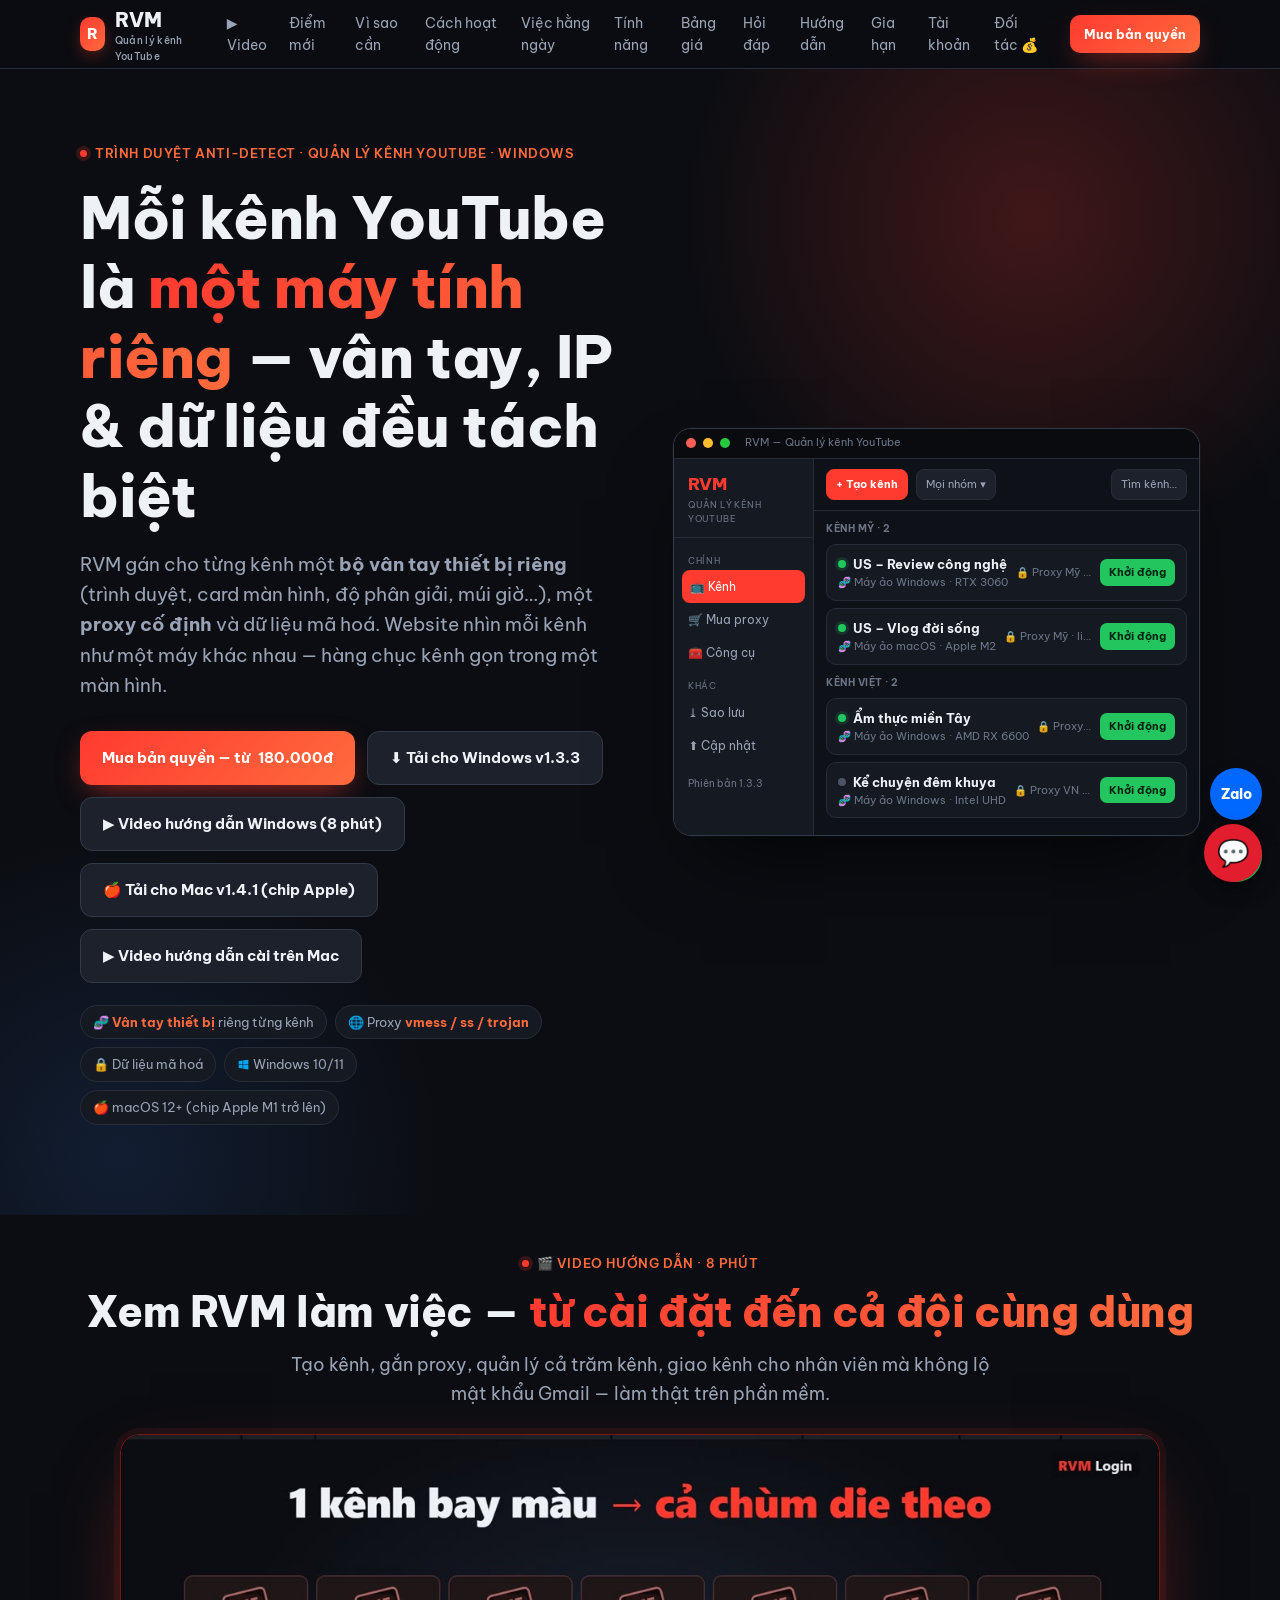
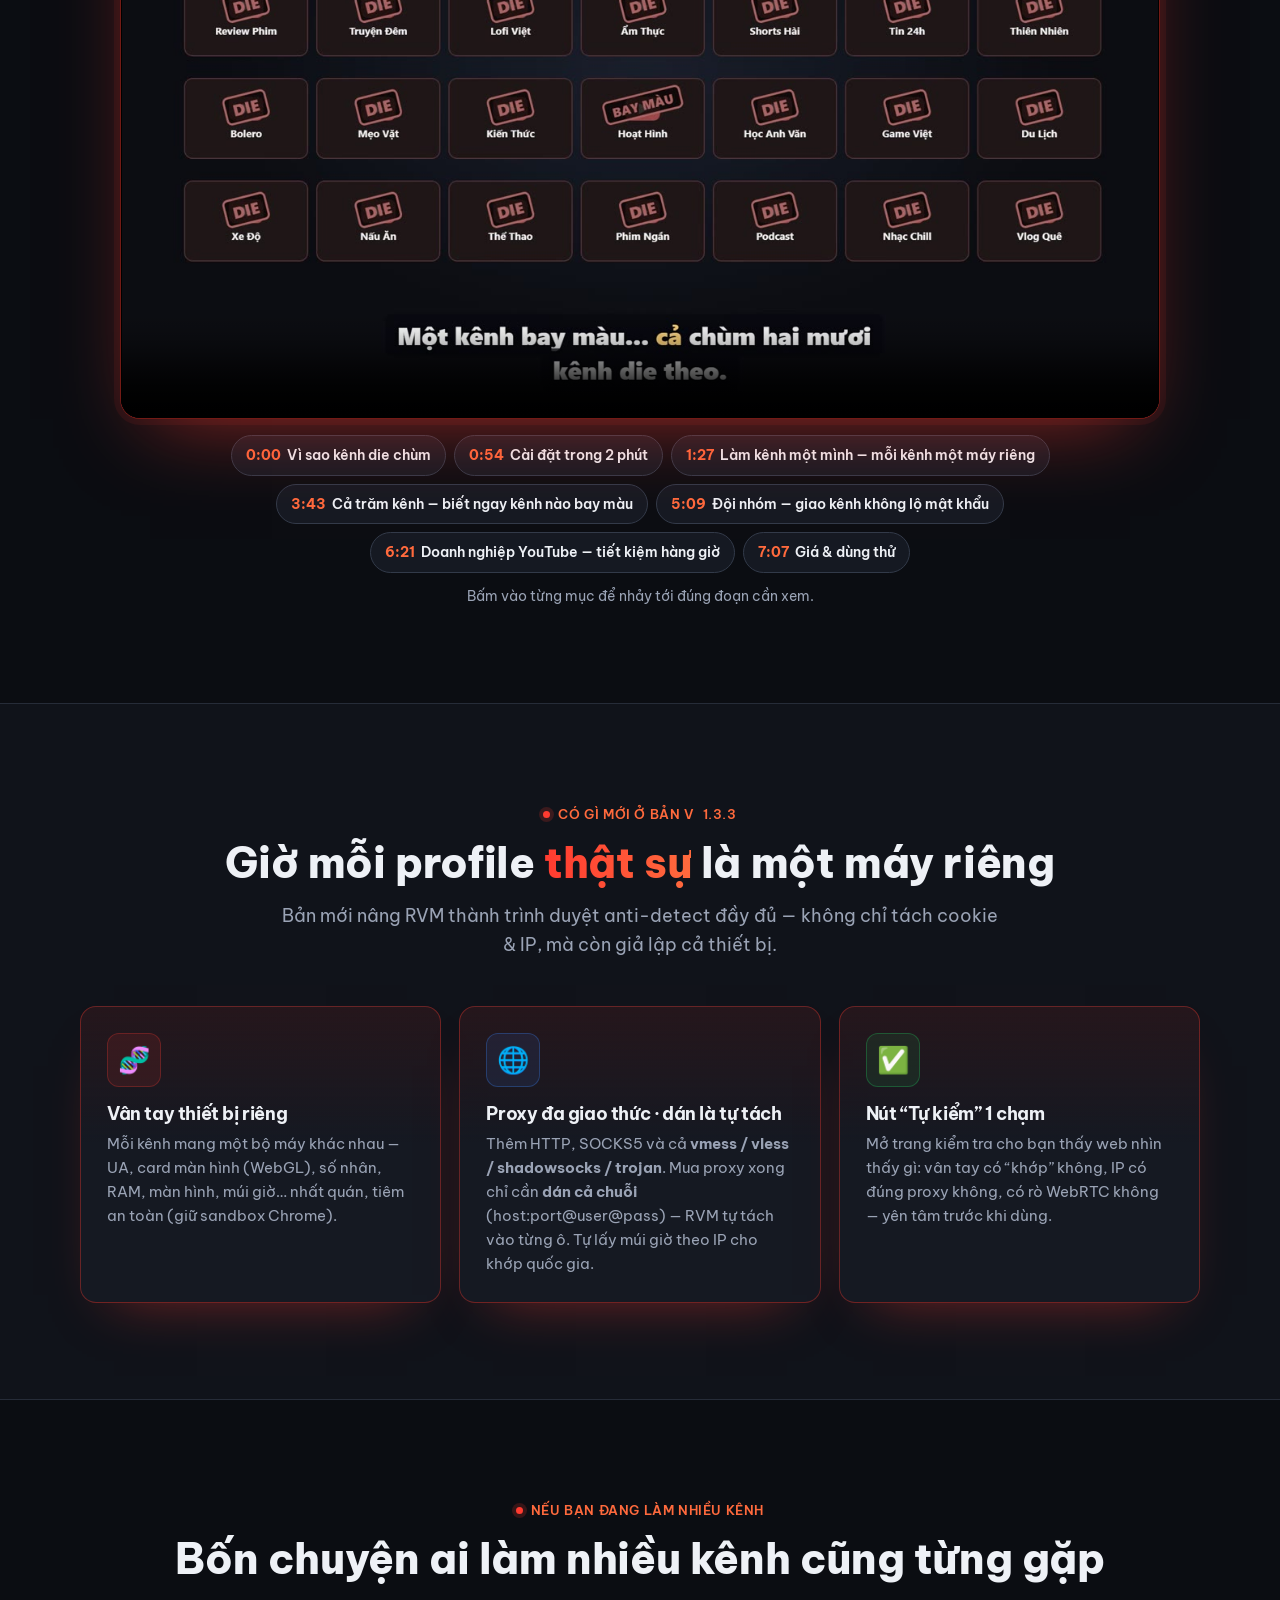
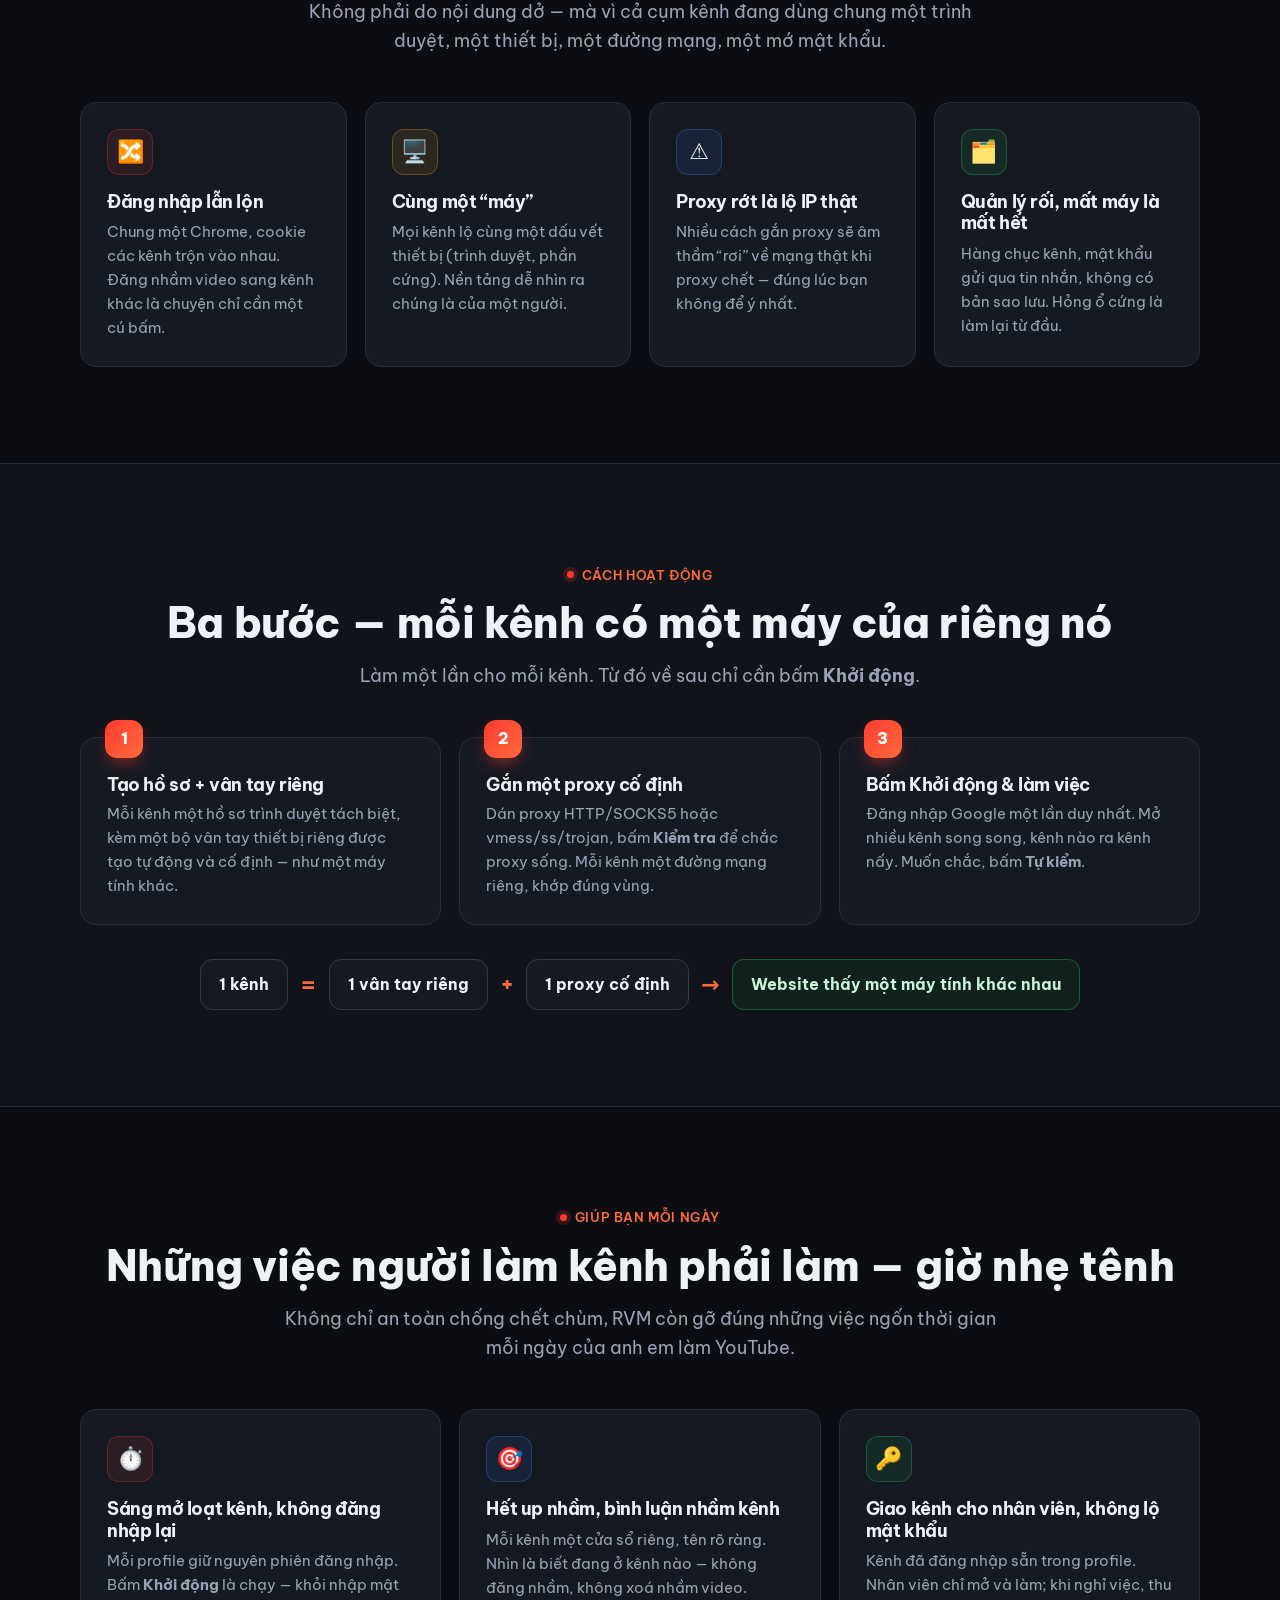
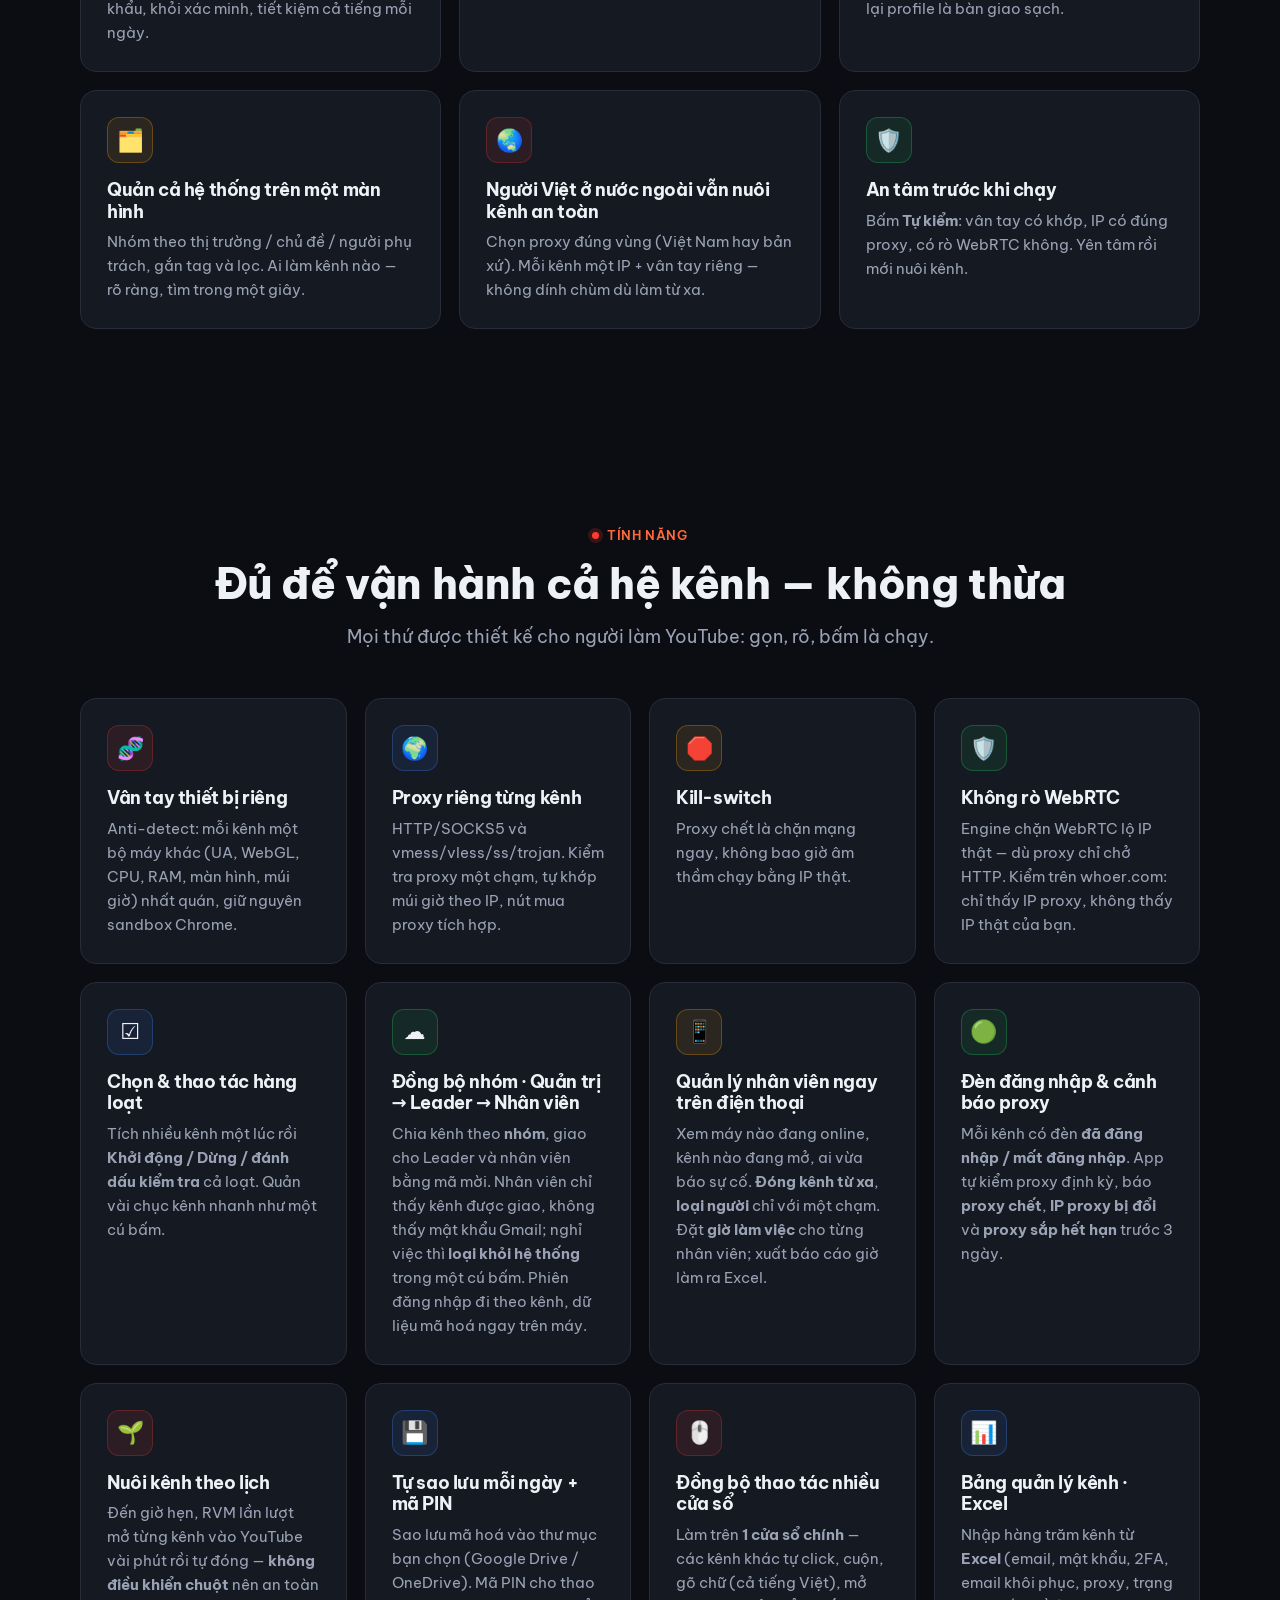
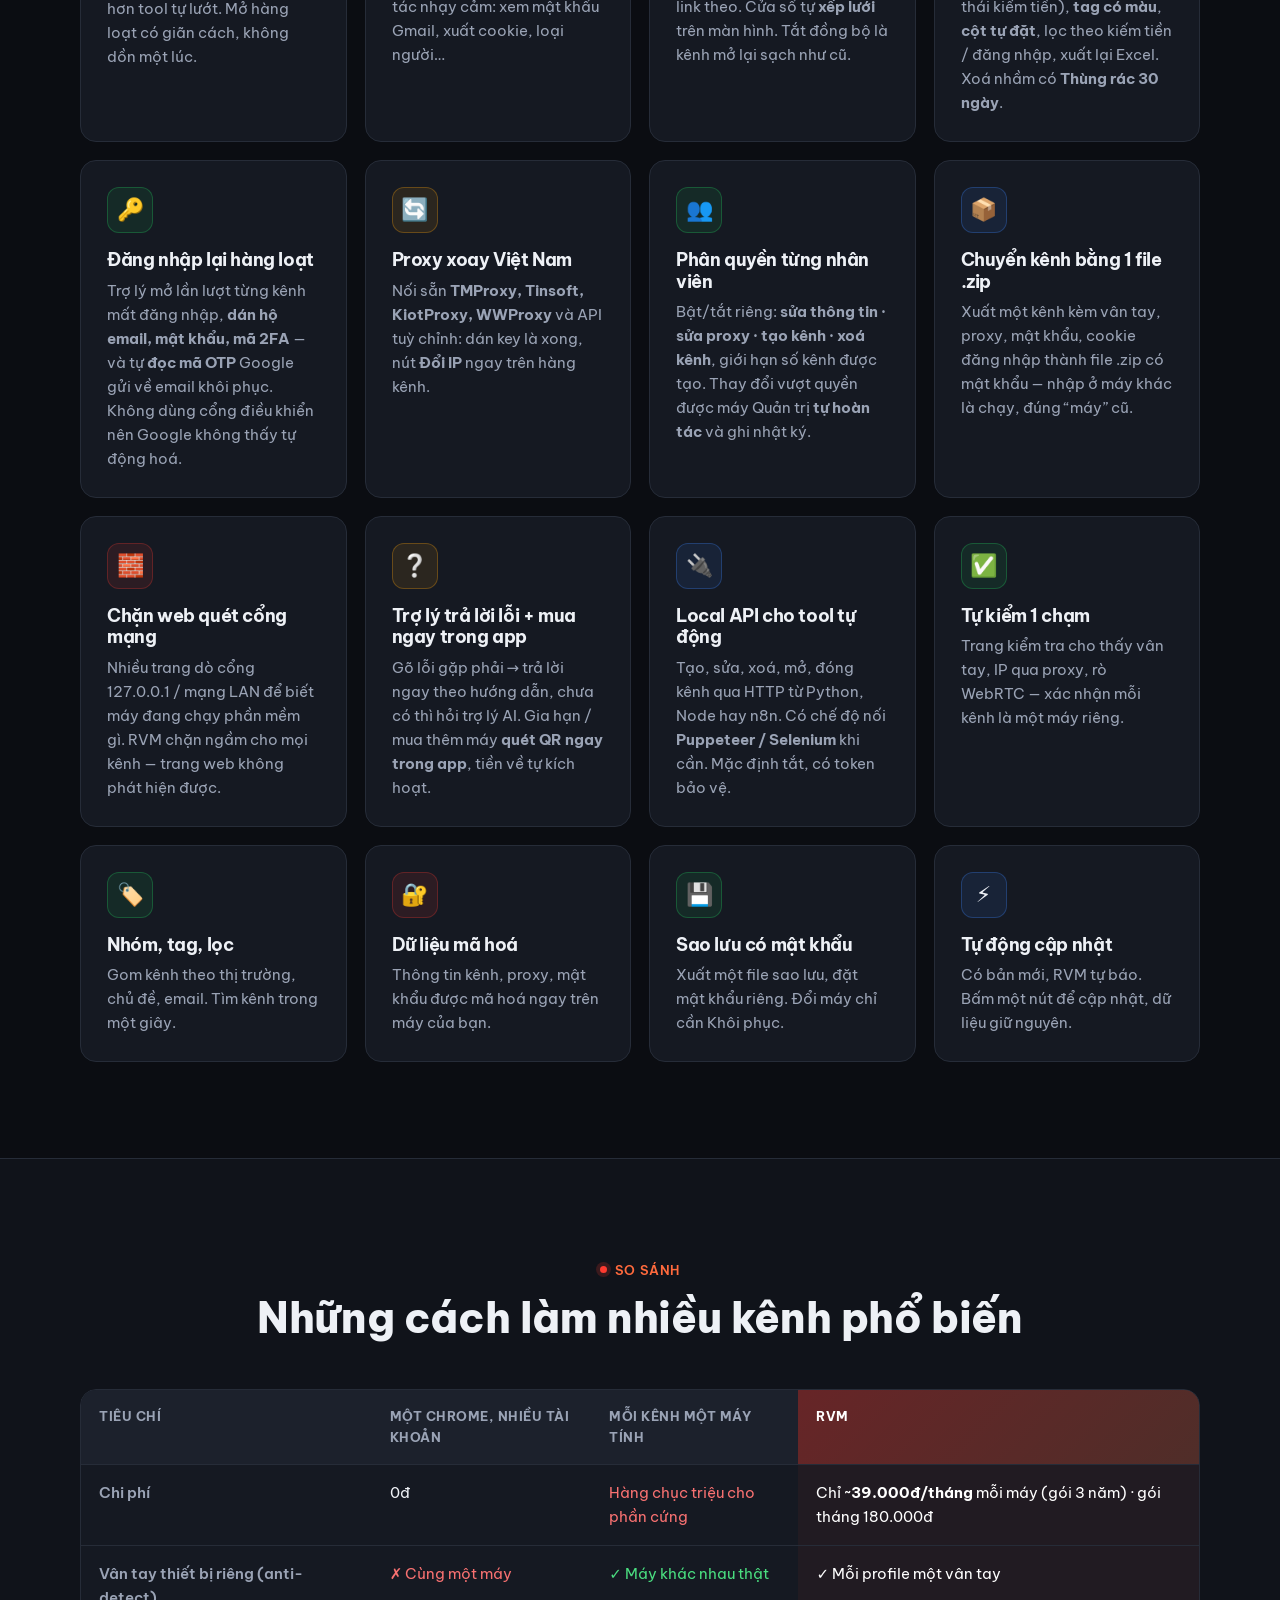
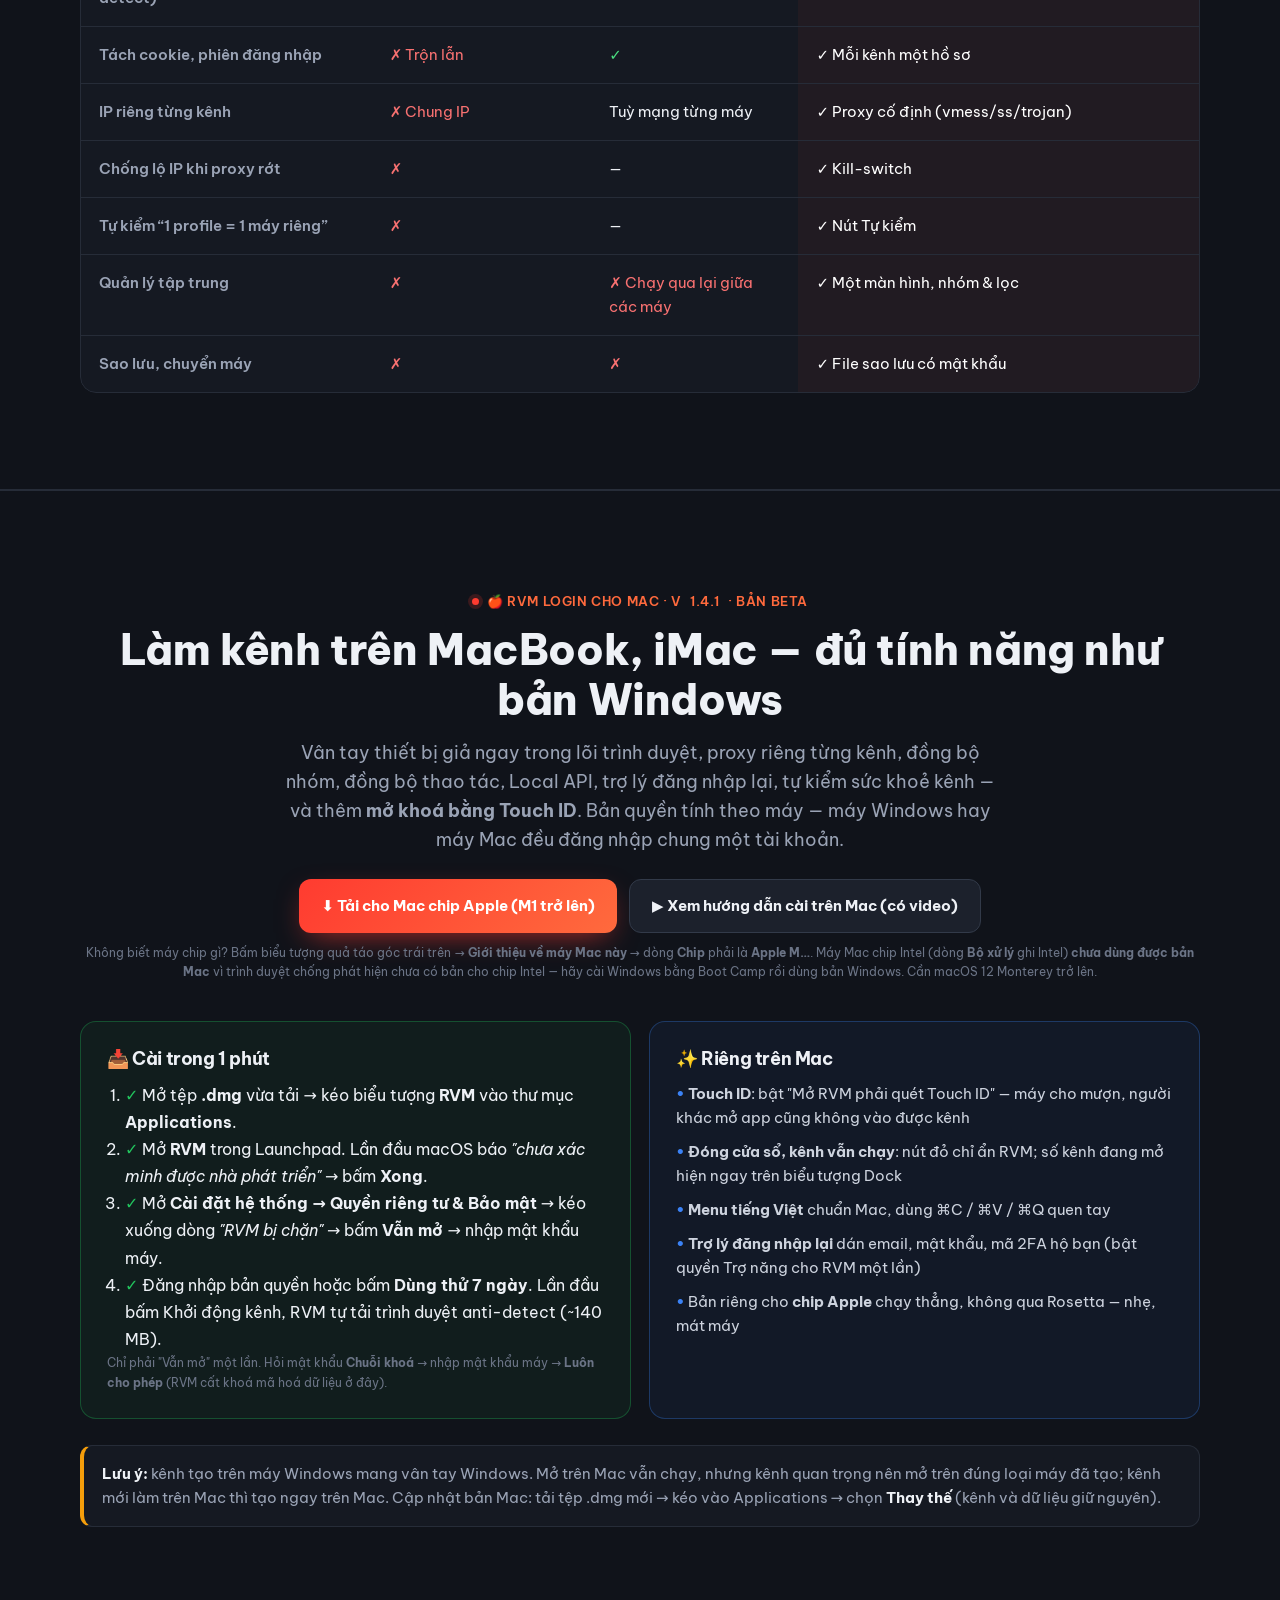
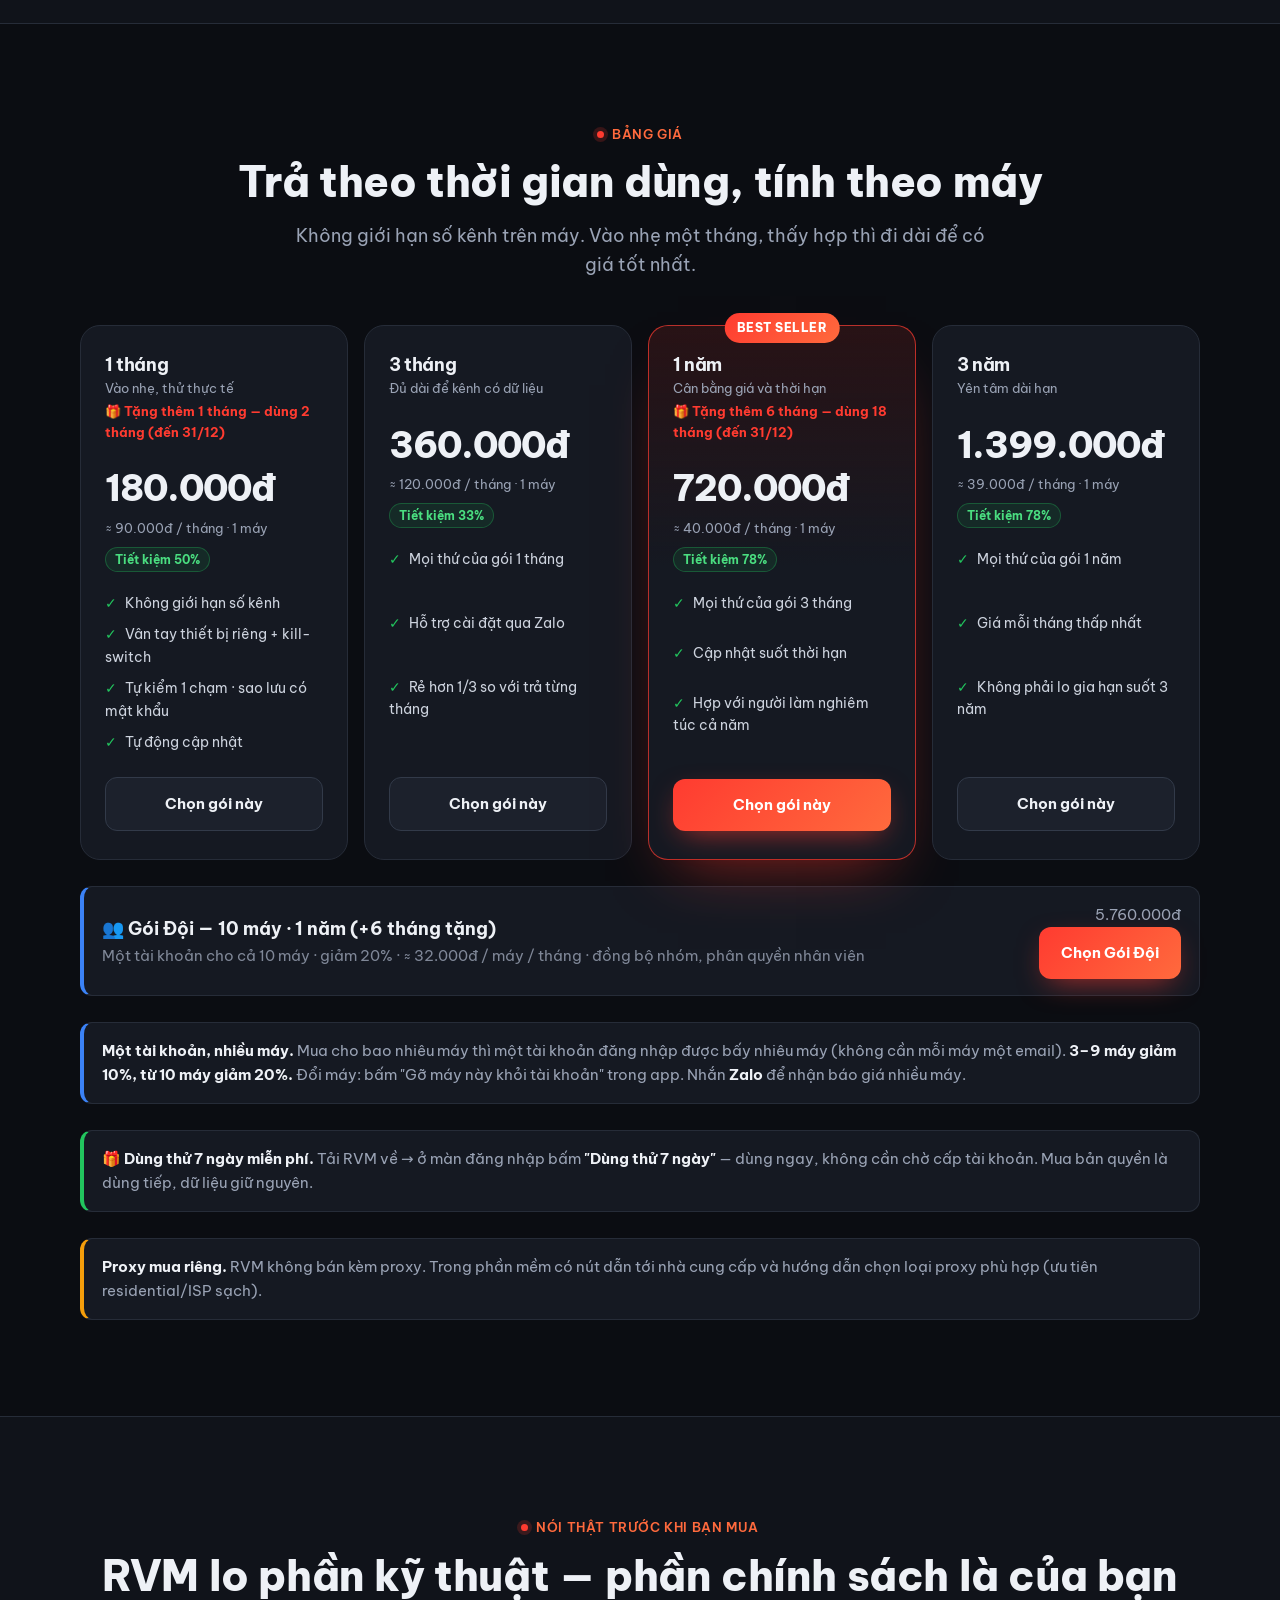
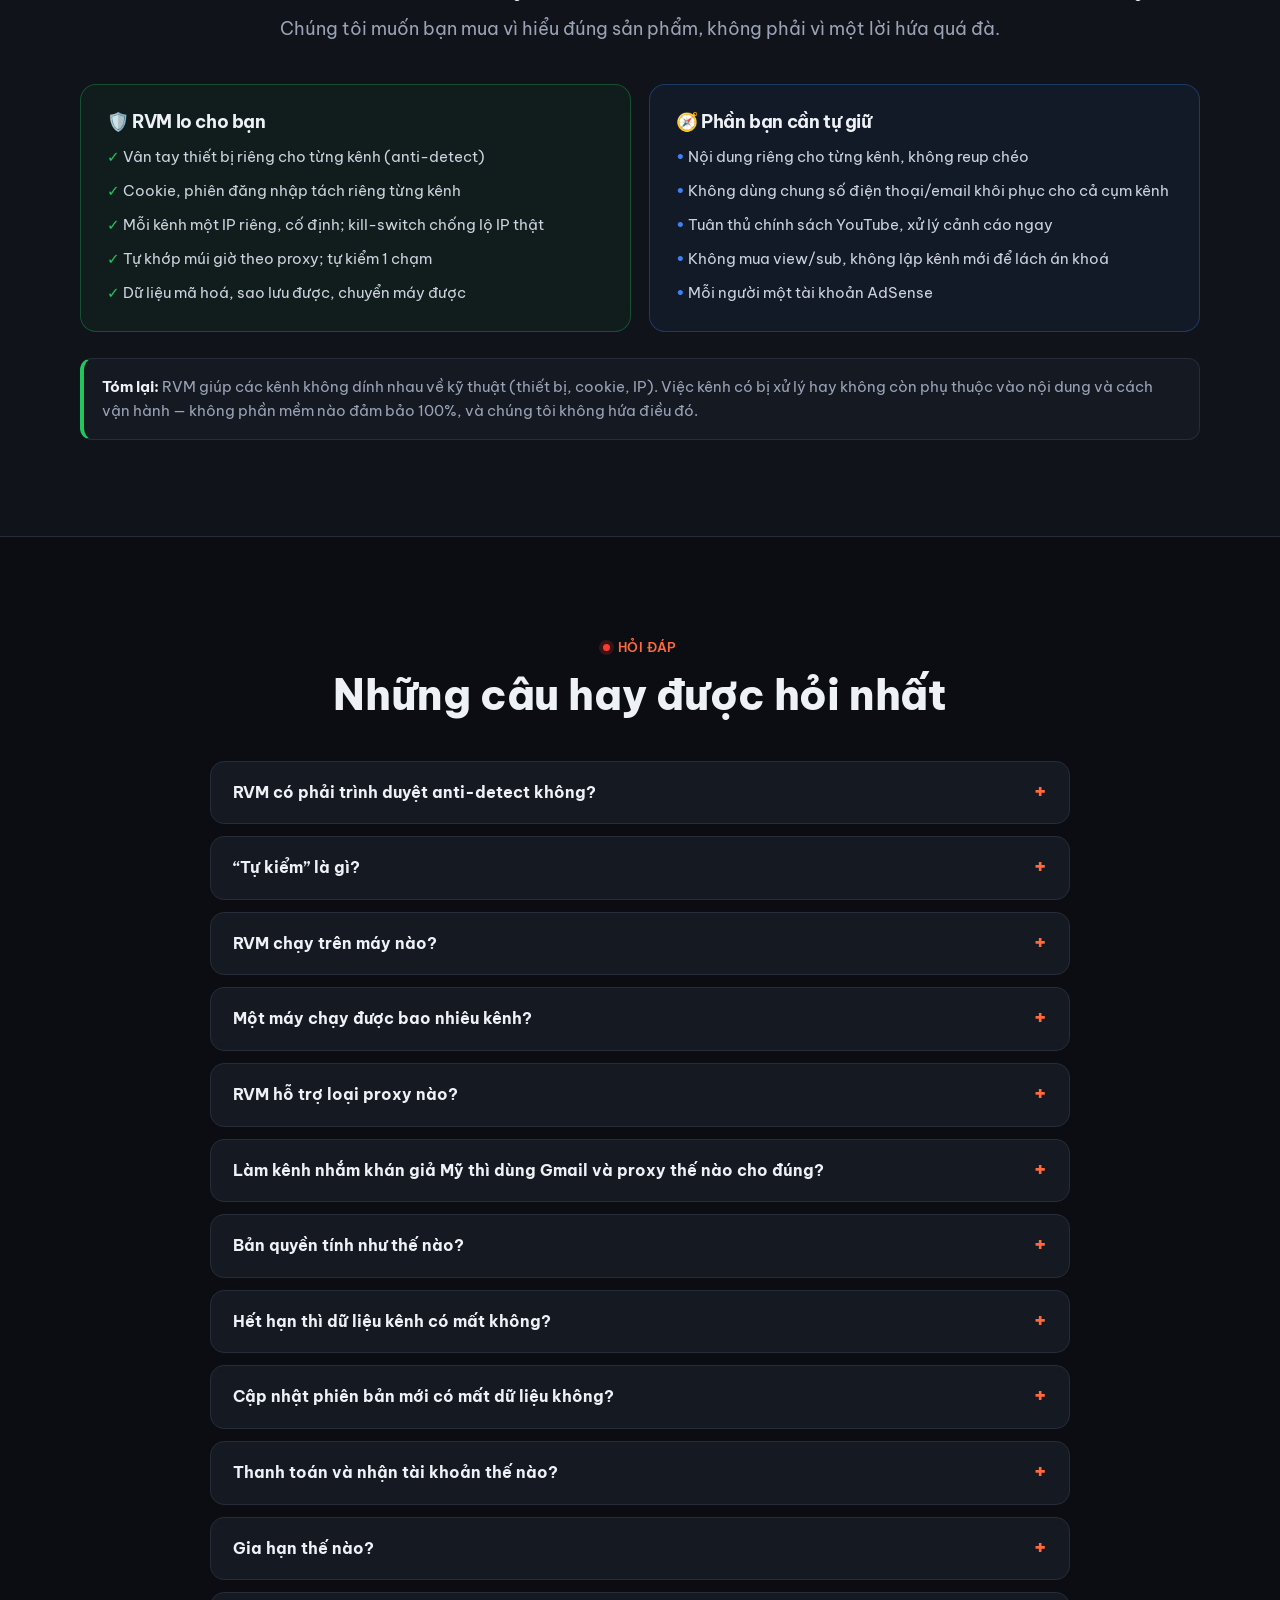
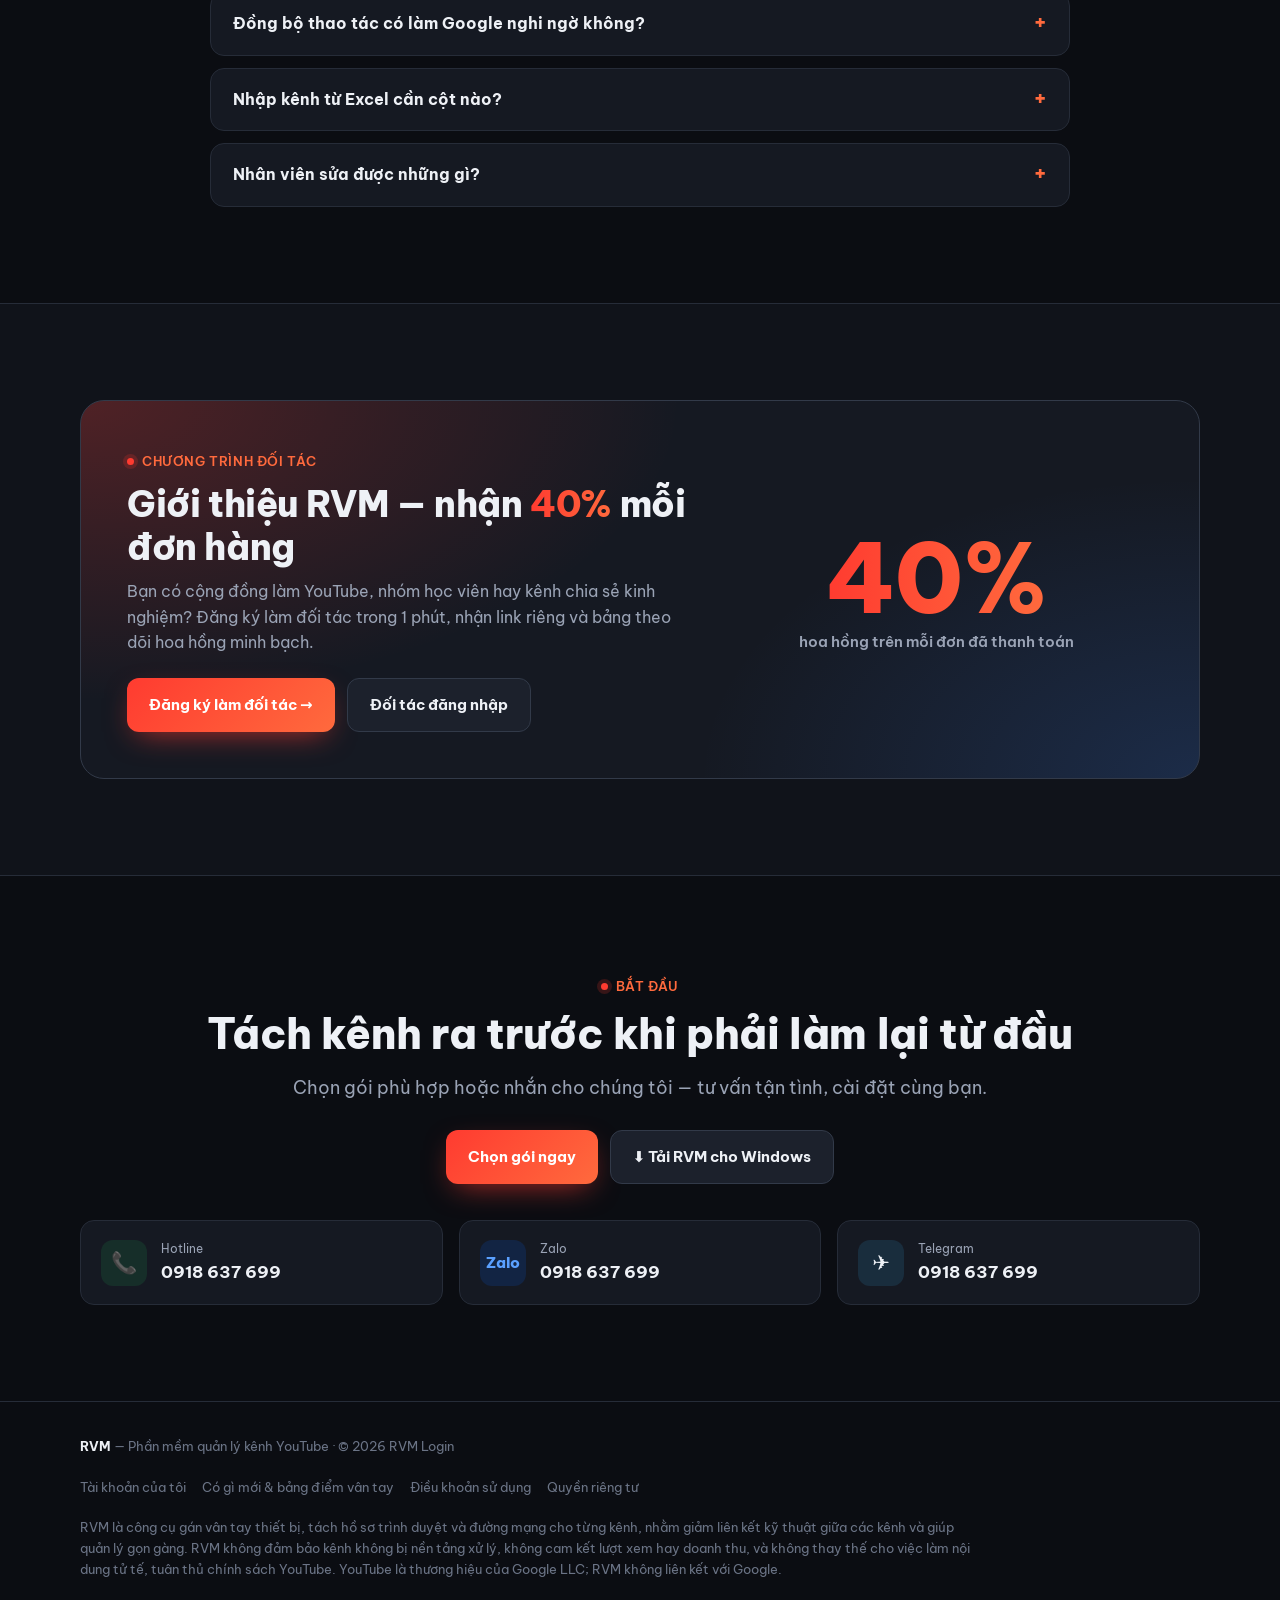
<file: index.html>
<!doctype html>
<html lang="vi">
<head>
<meta charset="utf-8">
<meta name="viewport" content="width=device-width,initial-scale=1">
<title>RVM — Mỗi kênh YouTube một máy tính riêng (anti-detect)</title>
<meta name="description" content="RVM gán cho mỗi kênh YouTube một vân tay thiết bị riêng, một proxy cố định (HTTP/SOCKS5/vmess/ss/trojan) và dữ liệu mã hoá. Website nhìn mỗi kênh như một máy khác nhau. Quản lý hàng chục kênh trên một máy. Gói 1 tháng 180.000đ tặng thêm 1 tháng · gói năm 720.000đ tặng thêm 6 tháng (40.000đ/tháng) · gói 3 năm ~39.000đ/tháng.">
<meta property="og:title" content="RVM — Mỗi kênh YouTube một máy tính riêng">
<meta property="og:description" content="Anti-detect thật: vân tay thiết bị riêng + proxy riêng + kill-switch + tự kiểm 1 chạm. Quản lý nhiều kênh YouTube gọn và an toàn hơn.">
<meta property="og:type" content="website">
<meta name="theme-color" content="#0b0d12">
<link rel="icon" href="data:image/svg+xml,%3Csvg xmlns='http://www.w3.org/2000/svg' viewBox='0 0 64 64'%3E%3Crect width='64' height='64' rx='16' fill='%23ff3b30'/%3E%3Ctext x='32' y='42' font-family='Arial' font-weight='800' font-size='26' fill='white' text-anchor='middle'%3ERVM%3C/text%3E%3C/svg%3E">
<link rel="preconnect" href="https://fonts.googleapis.com">
<link rel="preconnect" href="https://fonts.gstatic.com" crossorigin>
<link href="https://fonts.googleapis.com/css2?family=Be+Vietnam+Pro:wght@400;500;600;700;800&display=swap" rel="stylesheet">
<link rel="stylesheet" href="assets/site.css">
<style>
/* Nâng cấp hiển thị — bản v1.1.3 */
.card.flag{background:linear-gradient(180deg,rgba(255,59,48,.09),var(--panel) 46%);border-color:rgba(255,59,48,.35);box-shadow:0 26px 54px -34px rgba(255,59,48,.5)}
.card.flag:hover{transform:translateY(-3px)}
.card.flag .ic{width:54px;height:54px;font-size:26px}
.hero .chips .chip b{color:var(--acc2)}
.row .s{white-space:nowrap;overflow:hidden;text-overflow:ellipsis}
/* Video hướng dẫn */
#video{padding-top:34px}
.vbox{position:relative;max-width:1040px;margin:26px auto 0;border-radius:20px;overflow:hidden;border:1px solid rgba(255,59,48,.45);box-shadow:0 30px 80px -30px rgba(255,59,48,.55),0 0 0 6px rgba(255,59,48,.08);background:#000;aspect-ratio:16/9}
.vbox video{display:block;width:100%;height:100%;background:#000}
.vchap{display:flex;flex-wrap:wrap;gap:8px;justify-content:center;max-width:1040px;margin:16px auto 0}
.vchap button{font:inherit;font-size:14px;font-weight:600;color:var(--txt);background:var(--panel);border:1px solid var(--line2);border-radius:30px;padding:8px 14px;cursor:pointer}
.vchap button b{color:var(--acc2);margin-right:6px;font-variant-numeric:tabular-nums}
.vchap button:hover,.vchap button.on{border-color:var(--acc);background:rgba(255,59,48,.12)}
.vnote{text-align:center;color:var(--mut);font-size:14px;margin-top:12px}
</style>
</head>
<body>

<header class="nav">
  <div class="wrap">
    <a class="logo" href="#top"><i>R</i><div>RVM<small>Quản lý kênh YouTube</small></div></a>
    <nav class="links">
      <a href="#video">▶ Video</a>
      <a href="#diem-moi">Điểm mới</a>
      <a href="#van-de">Vì sao cần</a>
      <a href="#cach-hoat-dong">Cách hoạt động</a>
      <a href="#cong-viec">Việc hằng ngày</a>
      <a href="#tinh-nang">Tính năng</a>
      <a href="#bang-gia">Bảng giá</a>
      <a href="#hoi-dap">Hỏi đáp</a>
      <a href="huong-dan.html">Hướng dẫn</a>
      <a href="#" data-open="order" data-mode="renew">Gia hạn</a>
      <a href="tai-khoan.html">Tài khoản</a>
      <a href="doi-tac.html">Đối tác 💰</a>
    </nav>
    <a class="btn btn-p btn-sm cta-top" href="#bang-gia">Mua bản quyền</a>
    <button class="menu-btn" aria-label="Mở menu">☰</button>
  </div>
</header>

<!-- HERO -->
<section class="hero sec" id="top">
  <div class="wrap">
    <div>
      <span class="eyebrow">Trình duyệt anti-detect · Quản lý kênh YouTube · Windows</span>
      <h1>Mỗi kênh YouTube là <span class="grad">một máy tính riêng</span> — vân tay, IP &amp; dữ liệu đều tách biệt</h1>
      <p class="lead">RVM gán cho từng kênh một <b>bộ vân tay thiết bị riêng</b> (trình duyệt, card màn hình, độ phân giải, múi giờ…), một <b>proxy cố định</b> và dữ liệu mã hoá. Website nhìn mỗi kênh như một máy khác nhau — hàng chục kênh gọn trong một màn hình.</p>
      <div class="ctas">
        <a class="btn btn-p" href="#bang-gia">Mua bản quyền — từ <span data-minprice>180.000đ</span></a>
        <a class="btn btn-g" data-download href="#"><span>⬇ Tải cho Windows v<span data-version></span></span></a>
        <a class="btn btn-g" href="#video"><span>▶ Video hướng dẫn Windows (8 phút)</span></a>
        <a class="btn btn-g" data-mac-only data-mac-arm href="#mac" style="display:none"><span>🍎 Tải cho Mac v<span data-mac-version></span> (chip Apple)</span></a>
        <a class="btn btn-g" data-mac-only href="huong-dan-mac.html#video" style="display:none"><span>▶ Video hướng dẫn cài trên Mac</span></a>
      </div>
      <div class="chips">
        <span class="chip">🧬 <b>Vân tay thiết bị</b> riêng từng kênh</span>
        <span class="chip">🌐 Proxy <b>vmess / ss / trojan</b></span>
        <span class="chip">🔒 Dữ liệu mã hoá</span>
        <span class="chip"><svg viewBox="0 0 24 24" width="1em" height="1em" fill="#00a4ef" style="vertical-align:-.12em;flex:none" aria-hidden="true"><path d="M3 5.4l7.4-1v7.1H3zM11.4 4.3L21 3v8.5h-9.6zM3 12.5h7.4v7.1L3 18.6zM11.4 12.5H21V21l-9.6-1.3z"/></svg> Windows 10/11</span>
        <span class="chip" data-mac-only style="display:none">🍎 macOS 12+ (chip Apple M1 trở lên)</span>
      </div>
      <div class="refbar" id="refbar"></div>
    </div>

    <div class="mock reveal" aria-hidden="true">
      <div class="winbar"><i></i><i></i><i></i><span>RVM — Quản lý kênh YouTube</span></div>
      <div class="app">
        <div class="side">
          <div class="b"><b>RVM</b><s>Quản lý kênh YouTube</s></div>
          <div class="h">Chính</div>
          <div class="n on">📺 Kênh</div>
          <div class="n">🛒 Mua proxy</div>
          <div class="n">🧰 Công cụ</div>
          <div class="h">Khác</div>
          <div class="n">⤓ Sao lưu</div>
          <div class="n">⬆ Cập nhật</div>
          <div class="ver">Phiên bản <span data-version></span></div>
        </div>
        <div class="mn">
          <div class="top"><span class="pill r">+ Tạo kênh</span><span class="pill">Mọi nhóm ▾</span><span class="pill" style="margin-left:auto">Tìm kênh…</span></div>
          <div class="gsep">Kênh Mỹ · 2</div>
          <div class="row"><div><div class="nm"><span class="dot"></span>US – Review công nghệ</div><div class="s">🧬 Máy ảo Windows · RTX 3060</div></div><div class="s ip">🔒 Proxy Mỹ · live</div><span class="go">Khởi động</span></div>
          <div class="row"><div><div class="nm"><span class="dot"></span>US – Vlog đời sống</div><div class="s">🧬 Máy ảo macOS · Apple M2</div></div><div class="s ip">🔒 Proxy Mỹ · live</div><span class="go">Khởi động</span></div>
          <div class="gsep">Kênh Việt · 2</div>
          <div class="row"><div><div class="nm"><span class="dot"></span>Ẩm thực miền Tây</div><div class="s">🧬 Máy ảo Windows · AMD RX 6600</div></div><div class="s ip">🔒 Proxy VN · live</div><span class="go">Khởi động</span></div>
          <div class="row"><div><div class="nm"><span class="dot off"></span>Kể chuyện đêm khuya</div><div class="s">🧬 Máy ảo Windows · Intel UHD</div></div><div class="s ip">🔒 Proxy VN · live</div><span class="go">Khởi động</span></div>
        </div>
      </div>
    </div>
  </div>
</section>

<!-- VIDEO HƯỚNG DẪN -->
<section class="sec" id="video">
  <div class="wrap">
    <div class="center">
      <span class="eyebrow">🎬 Video hướng dẫn · 8 phút</span>
      <h2 class="title">Xem RVM làm việc — <span class="grad">từ cài đặt đến cả đội cùng dùng</span></h2>
      <p class="lead">Tạo kênh, gắn proxy, quản lý cả trăm kênh, giao kênh cho nhân viên mà không lộ mật khẩu Gmail — làm thật trên phần mềm.</p>
    </div>
    <div class="vbox"><video id="rvmVideo" controls preload="metadata" playsinline poster="assets/rvm-video-poster.jpg"><source src="assets/rvm-huong-dan.mp4" type="video/mp4">Trình duyệt của bạn không phát được video.</video></div>
    <div class="vchap" id="vchap">
      <button type="button" data-t="0"><b>0:00</b>Vì sao kênh die chùm</button>
      <button type="button" data-t="54"><b>0:54</b>Cài đặt trong 2 phút</button>
      <button type="button" data-t="87"><b>1:27</b>Làm kênh một mình — mỗi kênh một máy riêng</button>
      <button type="button" data-t="223"><b>3:43</b>Cả trăm kênh — biết ngay kênh nào bay màu</button>
      <button type="button" data-t="309"><b>5:09</b>Đội nhóm — giao kênh không lộ mật khẩu</button>
      <button type="button" data-t="381"><b>6:21</b>Doanh nghiệp YouTube — tiết kiệm hàng giờ</button>
      <button type="button" data-t="427"><b>7:07</b>Giá &amp; dùng thử</button>
    </div>
    <p class="vnote">Bấm vào từng mục để nhảy tới đúng đoạn cần xem.</p>
  </div>
</section>
<script>
(function(){var v=document.getElementById('rvmVideo'),c=document.getElementById('vchap');if(!v||!c)return;var bs=[].slice.call(c.querySelectorAll('button'));
c.addEventListener('click',function(e){var b=e.target.closest('button');if(!b)return;v.currentTime=+b.dataset.t;v.play();});
v.addEventListener('timeupdate',function(){var t=v.currentTime,cur=null;bs.forEach(function(b){if(t>=+b.dataset.t-.5)cur=b;});bs.forEach(function(b){b.classList.toggle('on',b===cur);});});})();
</script>

<!-- ĐIỂM MỚI 1.1.3 -->
<section class="sec alt" id="diem-moi">
  <div class="wrap">
    <div class="center reveal">
      <span class="eyebrow">Có gì mới ở bản v<span data-version></span></span>
      <h2 class="title">Giờ mỗi profile <span class="grad">thật sự</span> là một máy riêng</h2>
      <p class="lead">Bản mới nâng RVM thành trình duyệt anti-detect đầy đủ — không chỉ tách cookie &amp; IP, mà còn giả lập cả thiết bị.</p>
    </div>
    <div class="grid g3 mt">
      <div class="card flag reveal"><div class="ic">🧬</div><h3>Vân tay thiết bị riêng</h3><p>Mỗi kênh mang một bộ máy khác nhau — UA, card màn hình (WebGL), số nhân, RAM, màn hình, múi giờ… nhất quán, tiêm an toàn (giữ sandbox Chrome).</p></div>
      <div class="card flag reveal"><div class="ic b">🌐</div><h3>Proxy đa giao thức · dán là tự tách</h3><p>Thêm HTTP, SOCKS5 và cả <b>vmess / vless / shadowsocks / trojan</b>. Mua proxy xong chỉ cần <b>dán cả chuỗi</b> (host:port@user@pass) — RVM tự tách vào từng ô. Tự lấy múi giờ theo IP cho khớp quốc gia.</p></div>
      <div class="card flag reveal"><div class="ic g">✅</div><h3>Nút “Tự kiểm” 1 chạm</h3><p>Mở trang kiểm tra cho bạn thấy web nhìn thấy gì: vân tay có “khớp” không, IP có đúng proxy không, có rò WebRTC không — yên tâm trước khi dùng.</p></div>
    </div>
  </div>
</section>

<!-- VẤN ĐỀ -->
<section class="sec" id="van-de">
  <div class="wrap">
    <div class="center reveal">
      <span class="eyebrow">Nếu bạn đang làm nhiều kênh</span>
      <h2 class="title">Bốn chuyện ai làm nhiều kênh cũng từng gặp</h2>
      <p class="lead">Không phải do nội dung dở — mà vì cả cụm kênh đang dùng chung một trình duyệt, một thiết bị, một đường mạng, một mớ mật khẩu.</p>
    </div>
    <div class="grid g4 mt">
      <div class="card reveal"><div class="ic">🔀</div><h3>Đăng nhập lẫn lộn</h3><p>Chung một Chrome, cookie các kênh trộn vào nhau. Đăng nhầm video sang kênh khác là chuyện chỉ cần một cú bấm.</p></div>
      <div class="card reveal"><div class="ic w">🖥️</div><h3>Cùng một “máy”</h3><p>Mọi kênh lộ cùng một dấu vết thiết bị (trình duyệt, phần cứng). Nền tảng dễ nhìn ra chúng là của một người.</p></div>
      <div class="card reveal"><div class="ic b">⚠️</div><h3>Proxy rớt là lộ IP thật</h3><p>Nhiều cách gắn proxy sẽ âm thầm “rơi” về mạng thật khi proxy chết — đúng lúc bạn không để ý nhất.</p></div>
      <div class="card reveal"><div class="ic g">🗂️</div><h3>Quản lý rối, mất máy là mất hết</h3><p>Hàng chục kênh, mật khẩu gửi qua tin nhắn, không có bản sao lưu. Hỏng ổ cứng là làm lại từ đầu.</p></div>
    </div>
  </div>
</section>

<!-- CÁCH HOẠT ĐỘNG -->
<section class="sec alt" id="cach-hoat-dong">
  <div class="wrap">
    <div class="center reveal">
      <span class="eyebrow">Cách hoạt động</span>
      <h2 class="title">Ba bước — mỗi kênh có một máy của riêng nó</h2>
      <p class="lead">Làm một lần cho mỗi kênh. Từ đó về sau chỉ cần bấm <b>Khởi động</b>.</p>
    </div>
    <div class="steps mt">
      <div class="step reveal"><h3>Tạo hồ sơ + vân tay riêng</h3><p>Mỗi kênh một hồ sơ trình duyệt tách biệt, kèm một bộ vân tay thiết bị riêng được tạo tự động và cố định — như một máy tính khác.</p></div>
      <div class="step reveal"><h3>Gắn một proxy cố định</h3><p>Dán proxy HTTP/SOCKS5 hoặc vmess/ss/trojan, bấm <b>Kiểm tra</b> để chắc proxy sống. Mỗi kênh một đường mạng riêng, khớp đúng vùng.</p></div>
      <div class="step reveal"><h3>Bấm Khởi động &amp; làm việc</h3><p>Đăng nhập Google một lần duy nhất. Mở nhiều kênh song song, kênh nào ra kênh nấy. Muốn chắc, bấm <b>Tự kiểm</b>.</p></div>
    </div>
    <div class="formula reveal">
      <span>1 kênh</span><em>=</em><span>1 vân tay riêng</span><em>+</em><span>1 proxy cố định</span><em>→</em><span class="res">Website thấy một máy tính khác nhau</span>
    </div>
  </div>
</section>

<!-- VIỆC HẰNG NGÀY -->
<section class="sec" id="cong-viec">
  <div class="wrap">
    <div class="center reveal">
      <span class="eyebrow">Giúp bạn mỗi ngày</span>
      <h2 class="title">Những việc người làm kênh phải làm — giờ nhẹ tênh</h2>
      <p class="lead">Không chỉ an toàn chống chết chùm, RVM còn gỡ đúng những việc ngốn thời gian mỗi ngày của anh em làm YouTube.</p>
    </div>
    <div class="grid g3 mt">
      <div class="card reveal"><div class="ic">⏱️</div><h3>Sáng mở loạt kênh, không đăng nhập lại</h3><p>Mỗi profile giữ nguyên phiên đăng nhập. Bấm <b>Khởi động</b> là chạy — khỏi nhập mật khẩu, khỏi xác minh, tiết kiệm cả tiếng mỗi ngày.</p></div>
      <div class="card reveal"><div class="ic b">🎯</div><h3>Hết up nhầm, bình luận nhầm kênh</h3><p>Mỗi kênh một cửa sổ riêng, tên rõ ràng. Nhìn là biết đang ở kênh nào — không đăng nhầm, không xoá nhầm video.</p></div>
      <div class="card reveal"><div class="ic g">🔑</div><h3>Giao kênh cho nhân viên, không lộ mật khẩu</h3><p>Kênh đã đăng nhập sẵn trong profile. Nhân viên chỉ mở và làm; khi nghỉ việc, thu lại profile là bàn giao sạch.</p></div>
      <div class="card reveal"><div class="ic w">🗂️</div><h3>Quản cả hệ thống trên một màn hình</h3><p>Nhóm theo thị trường / chủ đề / người phụ trách, gắn tag và lọc. Ai làm kênh nào — rõ ràng, tìm trong một giây.</p></div>
      <div class="card reveal"><div class="ic">🌏</div><h3>Người Việt ở nước ngoài vẫn nuôi kênh an toàn</h3><p>Chọn proxy đúng vùng (Việt Nam hay bản xứ). Mỗi kênh một IP + vân tay riêng — không dính chùm dù làm từ xa.</p></div>
      <div class="card reveal"><div class="ic g">🛡️</div><h3>An tâm trước khi chạy</h3><p>Bấm <b>Tự kiểm</b>: vân tay có khớp, IP có đúng proxy, có rò WebRTC không. Yên tâm rồi mới nuôi kênh.</p></div>
    </div>
  </div>
</section>

<!-- TÍNH NĂNG -->
<section class="sec" id="tinh-nang">
  <div class="wrap">
    <div class="center reveal">
      <span class="eyebrow">Tính năng</span>
      <h2 class="title">Đủ để vận hành cả hệ kênh — không thừa</h2>
      <p class="lead">Mọi thứ được thiết kế cho người làm YouTube: gọn, rõ, bấm là chạy.</p>
    </div>
    <div class="grid g4 mt">
      <div class="card reveal"><div class="ic">🧬</div><h3>Vân tay thiết bị riêng</h3><p>Anti-detect: mỗi kênh một bộ máy khác (UA, WebGL, CPU, RAM, màn hình, múi giờ) nhất quán, giữ nguyên sandbox Chrome.</p></div>
      <div class="card reveal"><div class="ic b">🌍</div><h3>Proxy riêng từng kênh</h3><p>HTTP/SOCKS5 và vmess/vless/ss/trojan. Kiểm tra proxy một chạm, tự khớp múi giờ theo IP, nút mua proxy tích hợp.</p></div>
      <div class="card reveal"><div class="ic w">🛑</div><h3>Kill-switch</h3><p>Proxy chết là chặn mạng ngay, không bao giờ âm thầm chạy bằng IP thật.</p></div>
      <div class="card reveal"><div class="ic g">🛡️</div><h3>Không rò WebRTC</h3><p>Engine chặn WebRTC lộ IP thật — dù proxy chỉ chở HTTP. Kiểm trên whoer.com: chỉ thấy IP proxy, không thấy IP thật của bạn.</p></div>
      <div class="card reveal"><div class="ic b">☑️</div><h3>Chọn &amp; thao tác hàng loạt</h3><p>Tích nhiều kênh một lúc rồi <b>Khởi động / Dừng / đánh dấu kiểm tra</b> cả loạt. Quản vài chục kênh nhanh như một cú bấm.</p></div>
      <div class="card reveal"><div class="ic g">☁️</div><h3>Đồng bộ nhóm · Quản trị → Leader → Nhân viên</h3><p>Chia kênh theo <b>nhóm</b>, giao cho Leader và nhân viên bằng mã mời. Nhân viên chỉ thấy kênh được giao, không thấy mật khẩu Gmail; nghỉ việc thì <b>loại khỏi hệ thống</b> trong một cú bấm. Phiên đăng nhập đi theo kênh, dữ liệu mã hoá ngay trên máy.</p></div>
      <div class="card reveal"><div class="ic w">📱</div><h3>Quản lý nhân viên ngay trên điện thoại</h3><p>Xem máy nào đang online, kênh nào đang mở, ai vừa báo sự cố. <b>Đóng kênh từ xa</b>, <b>loại người</b> chỉ với một chạm. Đặt <b>giờ làm việc</b> cho từng nhân viên; xuất báo cáo giờ làm ra Excel.</p></div>
      <div class="card reveal"><div class="ic g">🟢</div><h3>Đèn đăng nhập &amp; cảnh báo proxy</h3><p>Mỗi kênh có đèn <b>đã đăng nhập / mất đăng nhập</b>. App tự kiểm proxy định kỳ, báo <b>proxy chết</b>, <b>IP proxy bị đổi</b> và <b>proxy sắp hết hạn</b> trước 3 ngày.</p></div>
      <div class="card reveal"><div class="ic">🌱</div><h3>Nuôi kênh theo lịch</h3><p>Đến giờ hẹn, RVM lần lượt mở từng kênh vào YouTube vài phút rồi tự đóng — <b>không điều khiển chuột</b> nên an toàn hơn tool tự lướt. Mở hàng loạt có giãn cách, không dồn một lúc.</p></div>
      <div class="card reveal"><div class="ic b">💾</div><h3>Tự sao lưu mỗi ngày + mã PIN</h3><p>Sao lưu mã hoá vào thư mục bạn chọn (Google Drive / OneDrive). Mã PIN cho thao tác nhạy cảm: xem mật khẩu Gmail, xuất cookie, loại người…</p></div>
      <div class="card reveal"><div class="ic">🖱️</div><h3>Đồng bộ thao tác nhiều cửa sổ</h3><p>Làm trên <b>1 cửa sổ chính</b> — các kênh khác tự click, cuộn, gõ chữ (cả tiếng Việt), mở link theo. Cửa sổ tự <b>xếp lưới</b> trên màn hình. Tắt đồng bộ là kênh mở lại sạch như cũ.</p></div>
      <div class="card reveal"><div class="ic b">📊</div><h3>Bảng quản lý kênh · Excel</h3><p>Nhập hàng trăm kênh từ <b>Excel</b> (email, mật khẩu, 2FA, email khôi phục, proxy, trạng thái kiếm tiền), <b>tag có màu</b>, <b>cột tự đặt</b>, lọc theo kiếm tiền / đăng nhập, xuất lại Excel. Xoá nhầm có <b>Thùng rác 30 ngày</b>.</p></div>
      <div class="card reveal"><div class="ic g">🔑</div><h3>Đăng nhập lại hàng loạt</h3><p>Trợ lý mở lần lượt từng kênh mất đăng nhập, <b>dán hộ email, mật khẩu, mã 2FA</b> — và tự <b>đọc mã OTP</b> Google gửi về email khôi phục. Không dùng cổng điều khiển nên Google không thấy tự động hoá.</p></div>
      <div class="card reveal"><div class="ic w">🔄</div><h3>Proxy xoay Việt Nam</h3><p>Nối sẵn <b>TMProxy, Tinsoft, KiotProxy, WWProxy</b> và API tuỳ chỉnh: dán key là xong, nút <b>Đổi IP</b> ngay trên hàng kênh.</p></div>
      <div class="card reveal"><div class="ic g">👥</div><h3>Phân quyền từng nhân viên</h3><p>Bật/tắt riêng: <b>sửa thông tin · sửa proxy · tạo kênh · xoá kênh</b>, giới hạn số kênh được tạo. Thay đổi vượt quyền được máy Quản trị <b>tự hoàn tác</b> và ghi nhật ký.</p></div>
      <div class="card reveal"><div class="ic b">📦</div><h3>Chuyển kênh bằng 1 file .zip</h3><p>Xuất một kênh kèm vân tay, proxy, mật khẩu, cookie đăng nhập thành file .zip có mật khẩu — nhập ở máy khác là chạy, đúng “máy” cũ.</p></div>
      <div class="card reveal"><div class="ic">🧱</div><h3>Chặn web quét cổng mạng</h3><p>Nhiều trang dò cổng 127.0.0.1 / mạng LAN để biết máy đang chạy phần mềm gì. RVM chặn ngầm cho mọi kênh — trang web không phát hiện được.</p></div>
      <div class="card reveal"><div class="ic w">❔</div><h3>Trợ lý trả lời lỗi + mua ngay trong app</h3><p>Gõ lỗi gặp phải → trả lời ngay theo hướng dẫn, chưa có thì hỏi trợ lý AI. Gia hạn / mua thêm máy <b>quét QR ngay trong app</b>, tiền về tự kích hoạt.</p></div>
      <div class="card reveal"><div class="ic b">🔌</div><h3>Local API cho tool tự động</h3><p>Tạo, sửa, xoá, mở, đóng kênh qua HTTP từ Python, Node hay n8n. Có chế độ nối <b>Puppeteer / Selenium</b> khi cần. Mặc định tắt, có token bảo vệ.</p></div>
      <div class="card reveal"><div class="ic g">✅</div><h3>Tự kiểm 1 chạm</h3><p>Trang kiểm tra cho thấy vân tay, IP qua proxy, rò WebRTC — xác nhận mỗi kênh là một máy riêng.</p></div>
      <div class="card reveal"><div class="ic g">🏷️</div><h3>Nhóm, tag, lọc</h3><p>Gom kênh theo thị trường, chủ đề, email. Tìm kênh trong một giây.</p></div>
      <div class="card reveal"><div class="ic">🔐</div><h3>Dữ liệu mã hoá</h3><p>Thông tin kênh, proxy, mật khẩu được mã hoá ngay trên máy của bạn.</p></div>
      <div class="card reveal"><div class="ic g">💾</div><h3>Sao lưu có mật khẩu</h3><p>Xuất một file sao lưu, đặt mật khẩu riêng. Đổi máy chỉ cần Khôi phục.</p></div>
      <div class="card reveal"><div class="ic b">⚡</div><h3>Tự động cập nhật</h3><p>Có bản mới, RVM tự báo. Bấm một nút để cập nhật, dữ liệu giữ nguyên.</p></div>
    </div>
  </div>
</section>

<!-- SO SÁNH -->
<section class="sec alt">
  <div class="wrap">
    <div class="center reveal">
      <span class="eyebrow">So sánh</span>
      <h2 class="title">Những cách làm nhiều kênh phổ biến</h2>
    </div>
    <div class="tblwrap mt reveal">
      <table class="tbl">
        <thead><tr><th>Tiêu chí</th><th>Một Chrome, nhiều tài khoản</th><th>Mỗi kênh một máy tính</th><th class="us">RVM</th></tr></thead>
        <tbody>
          <tr><td>Chi phí</td><td>0đ</td><td class="x">Hàng chục triệu cho phần cứng</td><td class="us">Chỉ <b>~39.000đ/tháng</b> mỗi máy (gói 3 năm) · gói tháng 180.000đ</td></tr>
          <tr><td>Vân tay thiết bị riêng (anti-detect)</td><td class="x">✗ Cùng một máy</td><td class="v">✓ Máy khác nhau thật</td><td class="us v">✓ Mỗi profile một vân tay</td></tr>
          <tr><td>Tách cookie, phiên đăng nhập</td><td class="x">✗ Trộn lẫn</td><td class="v">✓</td><td class="us v">✓ Mỗi kênh một hồ sơ</td></tr>
          <tr><td>IP riêng từng kênh</td><td class="x">✗ Chung IP</td><td>Tuỳ mạng từng máy</td><td class="us v">✓ Proxy cố định (vmess/ss/trojan)</td></tr>
          <tr><td>Chống lộ IP khi proxy rớt</td><td class="x">✗</td><td>—</td><td class="us v">✓ Kill-switch</td></tr>
          <tr><td>Tự kiểm “1 profile = 1 máy riêng”</td><td class="x">✗</td><td>—</td><td class="us v">✓ Nút Tự kiểm</td></tr>
          <tr><td>Quản lý tập trung</td><td class="x">✗</td><td class="x">✗ Chạy qua lại giữa các máy</td><td class="us v">✓ Một màn hình, nhóm &amp; lọc</td></tr>
          <tr><td>Sao lưu, chuyển máy</td><td class="x">✗</td><td class="x">✗</td><td class="us v">✓ File sao lưu có mật khẩu</td></tr>
        </tbody>
      </table>
    </div>
  </div>
</section>

<!-- BẢN macOS (ẩn tới khi config.js có khoá mac) -->
<section class="sec alt" id="mac" data-mac-only style="display:none">
  <div class="wrap">
    <div class="center reveal">
      <span class="eyebrow">🍎 RVM Login cho Mac · v<span data-mac-version></span> · bản Beta</span>
      <h2 class="title">Làm kênh trên MacBook, iMac — đủ tính năng như bản Windows</h2>
      <p class="lead">Vân tay thiết bị giả ngay trong lõi trình duyệt, proxy riêng từng kênh, đồng bộ nhóm, đồng bộ thao tác, Local API, trợ lý đăng nhập lại, tự kiểm sức khoẻ kênh — và thêm <b>mở khoá bằng Touch ID</b>. Bản quyền tính theo máy — máy Windows hay máy Mac đều đăng nhập chung một tài khoản.</p>
      <div style="margin-top:24px;display:flex;gap:12px;justify-content:center;flex-wrap:wrap">
        <a class="btn btn-p" data-mac-arm href="#">⬇ Tải cho Mac chip Apple (M1 trở lên)</a>
        <a class="btn btn-g" href="huong-dan-mac.html">▶ Xem hướng dẫn cài trên Mac (có video)</a>
      </div>
      <p class="small" style="margin-top:10px">Không biết máy chip gì? Bấm biểu tượng quả táo góc trái trên → <b>Giới thiệu về máy Mac này</b> → dòng <b>Chip</b> phải là <b>Apple M…</b>. Máy Mac chip Intel (dòng <b>Bộ xử lý</b> ghi Intel) <b>chưa dùng được bản Mac</b> vì trình duyệt chống phát hiện chưa có bản cho chip Intel — hãy <a href="huong-dan-mac.html#intel">cài Windows bằng Boot Camp</a> rồi dùng bản Windows. Cần macOS 12 Monterey trở lên.</p>
    </div>
    <div class="two">
      <div class="box g reveal"><h3>📥 Cài trong 1 phút</h3><ol style="padding-left:18px;line-height:1.7">
        <li>Mở tệp <b>.dmg</b> vừa tải → kéo biểu tượng <b>RVM</b> vào thư mục <b>Applications</b>.</li>
        <li>Mở <b>RVM</b> trong Launchpad. Lần đầu macOS báo <i>"chưa xác minh được nhà phát triển"</i> → bấm <b>Xong</b>.</li>
        <li>Mở <b>Cài đặt hệ thống → Quyền riêng tư &amp; Bảo mật</b> → kéo xuống dòng <i>"RVM bị chặn"</i> → bấm <b>Vẫn mở</b> → nhập mật khẩu máy.</li>
        <li>Đăng nhập bản quyền hoặc bấm <b>Dùng thử 7 ngày</b>. Lần đầu bấm Khởi động kênh, RVM tự tải trình duyệt anti-detect (~140 MB).</li>
      </ol><p class="small">Chỉ phải "Vẫn mở" một lần. Hỏi mật khẩu <b>Chuỗi khoá</b> → nhập mật khẩu máy → <b>Luôn cho phép</b> (RVM cất khoá mã hoá dữ liệu ở đây).</p></div>
      <div class="box b reveal"><h3>✨ Riêng trên Mac</h3><ul>
        <li><b>Touch ID</b>: bật "Mở RVM phải quét Touch ID" — máy cho mượn, người khác mở app cũng không vào được kênh</li>
        <li><b>Đóng cửa sổ, kênh vẫn chạy</b>: nút đỏ chỉ ẩn RVM; số kênh đang mở hiện ngay trên biểu tượng Dock</li>
        <li><b>Menu tiếng Việt</b> chuẩn Mac, dùng ⌘C / ⌘V / ⌘Q quen tay</li>
        <li><b>Trợ lý đăng nhập lại</b> dán email, mật khẩu, mã 2FA hộ bạn (bật quyền Trợ năng cho RVM một lần)</li>
        <li>Bản riêng cho <b>chip Apple</b> chạy thẳng, không qua Rosetta — nhẹ, mát máy</li>
      </ul></div>
    </div>
    <div class="note w reveal"><b>Lưu ý:</b> kênh tạo trên máy Windows mang vân tay Windows. Mở trên Mac vẫn chạy, nhưng kênh quan trọng nên mở trên đúng loại máy đã tạo; kênh mới làm trên Mac thì tạo ngay trên Mac. Cập nhật bản Mac: tải tệp .dmg mới → kéo vào Applications → chọn <b>Thay thế</b> (kênh và dữ liệu giữ nguyên).</div>
  </div>
</section>

<!-- BẢNG GIÁ -->
<section class="sec" id="bang-gia">
  <div class="wrap">
    <div class="center reveal">
      <span class="eyebrow">Bảng giá</span>
      <h2 class="title">Trả theo thời gian dùng, tính theo máy</h2>
      <p class="lead">Không giới hạn số kênh trên máy. Vào nhẹ một tháng, thấy hợp thì đi dài để có giá tốt nhất.</p>
    </div>
    <div class="plans" id="plans"></div>
    <div class="note reveal" id="team-plan" style="display:none;gap:16px;align-items:center;justify-content:space-between;flex-wrap:wrap"></div>
    <div class="note reveal"><b>Một tài khoản, nhiều máy.</b> Mua cho bao nhiêu máy thì một tài khoản đăng nhập được bấy nhiêu máy (không cần mỗi máy một email). <b>3–9 máy giảm 10%, từ 10 máy giảm 20%.</b> Đổi máy: bấm "Gỡ máy này khỏi tài khoản" trong app. Nhắn <a data-zalo href="#"><b>Zalo</b></a> để nhận báo giá nhiều máy.</div>
    <div class="note g reveal"><b>🎁 Dùng thử 7 ngày miễn phí.</b> Tải RVM về → ở màn đăng nhập bấm <b>"Dùng thử 7 ngày"</b> — dùng ngay, không cần chờ cấp tài khoản. Mua bản quyền là dùng tiếp, dữ liệu giữ nguyên.</div>
    <div class="note w reveal"><b>Proxy mua riêng.</b> RVM không bán kèm proxy. Trong phần mềm có nút dẫn tới nhà cung cấp và hướng dẫn chọn loại proxy phù hợp (ưu tiên residential/ISP sạch).</div>
  </div>
</section>

<!-- NÓI THẬT -->
<section class="sec alt" id="noi-that">
  <div class="wrap">
    <div class="center reveal">
      <span class="eyebrow">Nói thật trước khi bạn mua</span>
      <h2 class="title">RVM lo phần kỹ thuật — phần chính sách là của bạn</h2>
      <p class="lead">Chúng tôi muốn bạn mua vì hiểu đúng sản phẩm, không phải vì một lời hứa quá đà.</p>
    </div>
    <div class="two">
      <div class="box g reveal"><h3>🛡️ RVM lo cho bạn</h3><ul>
        <li>Vân tay thiết bị riêng cho từng kênh (anti-detect)</li>
        <li>Cookie, phiên đăng nhập tách riêng từng kênh</li>
        <li>Mỗi kênh một IP riêng, cố định; kill-switch chống lộ IP thật</li>
        <li>Tự khớp múi giờ theo proxy; tự kiểm 1 chạm</li>
        <li>Dữ liệu mã hoá, sao lưu được, chuyển máy được</li>
      </ul></div>
      <div class="box b reveal"><h3>🧭 Phần bạn cần tự giữ</h3><ul>
        <li>Nội dung riêng cho từng kênh, không reup chéo</li>
        <li>Không dùng chung số điện thoại/email khôi phục cho cả cụm kênh</li>
        <li>Tuân thủ chính sách YouTube, xử lý cảnh cáo ngay</li>
        <li>Không mua view/sub, không lập kênh mới để lách án khoá</li>
        <li>Mỗi người một tài khoản AdSense</li>
      </ul></div>
    </div>
    <div class="note g reveal"><b>Tóm lại:</b> RVM giúp các kênh không dính nhau về kỹ thuật (thiết bị, cookie, IP). Việc kênh có bị xử lý hay không còn phụ thuộc vào nội dung và cách vận hành — không phần mềm nào đảm bảo 100%, và chúng tôi không hứa điều đó.</div>
  </div>
</section>

<!-- HỎI ĐÁP -->
<section class="sec" id="hoi-dap">
  <div class="wrap">
    <div class="center reveal">
      <span class="eyebrow">Hỏi đáp</span>
      <h2 class="title">Những câu hay được hỏi nhất</h2>
    </div>
    <div class="faq">
      <details><summary>RVM có phải trình duyệt anti-detect không?</summary><p>Có. Từ bản v<span data-version></span>, RVM gán cho mỗi kênh một <b>bộ vân tay thiết bị riêng</b> (trình duyệt, card màn hình/WebGL, số nhân, RAM, màn hình, múi giờ…) — website nhìn mỗi kênh như một máy tính khác nhau. Vân tay được tiêm theo cách <b>giữ nguyên sandbox</b> của Chrome (an toàn, không hạ bảo mật). Ngoài vân tay, RVM còn tách riêng <b>cookie, phiên đăng nhập và IP</b> cho từng kênh. Dù vậy, không phần mềm nào — kể cả anti-detect — đảm bảo kênh an toàn 100%; giữ từng kênh sạch chính sách vẫn là điều quan trọng nhất.</p></details>
      <details><summary>“Tự kiểm” là gì?</summary><p>Là nút kiểm tra ngay trong RVM. Bấm vào, RVM mở một trang cho bạn thấy <b>web nhìn thấy gì</b> ở kênh này: vân tay thiết bị có “khớp” với bộ máy đã gán không, IP công khai có đúng là IP của proxy không, có bị rò WebRTC (lộ IP thật) không. Tất cả báo xanh là yên tâm mỗi kênh đang là một máy riêng.</p></details>
      <details><summary>RVM chạy trên máy nào?</summary><p>Windows 10 và Windows 11 bản 64-bit. Cài thẳng lên máy bạn đang dùng, không cần máy ảo hay cấu hình phức tạp. <b>Không cần cài sẵn Google Chrome</b> — lần đầu bấm Khởi động một kênh, RVM tự tải trình duyệt anti-detect riêng (khoảng 185 MB, một lần duy nhất).<span data-mac-hide> Hiện chưa có bản macOS.</span><span data-mac-only style="display:none"> <b>Có bản macOS</b> (macOS 12 trở lên, máy Mac chip Apple M1 trở lên — chưa hỗ trợ Mac chip Intel) — đủ tính năng như bản Windows, thêm mở khoá bằng Touch ID. Xem mục <a href="#mac" style="color:var(--acc2)"><b>RVM cho Mac</b></a>.</span></p></details>
      <details><summary>Một máy chạy được bao nhiêu kênh?</summary><p>Phần mềm không giới hạn số hồ sơ. Giới hạn thật nằm ở RAM của máy, vì mỗi kênh đang mở là một cửa sổ trình duyệt thật. Máy phổ thông chạy êm vài kênh cùng lúc; nhiều hơn thì mở luân phiên.</p></details>
      <details><summary>RVM hỗ trợ loại proxy nào?</summary><p>HTTP, SOCKS5 (có mật khẩu) và các giao thức <b>vmess / vless / shadowsocks (ss) / trojan</b> — hợp với proxy hay dùng ở Việt Nam. Mỗi kênh gắn một proxy riêng; RVM kiểm tra proxy một chạm và tự lấy múi giờ theo IP của proxy. Proxy mua riêng để bạn chọn nhà cung cấp và quốc gia phù hợp.</p></details>
      <details><summary>Làm kênh nhắm khán giả Mỹ thì dùng Gmail và proxy thế nào cho đúng?</summary><p>Gmail không có “quốc tịch” — điều quan trọng là <b>danh tính phải thật</b>. Tạo Gmail bằng số điện thoại thật của bạn, bật xác minh 2 bước. Trong YouTube Studio và AdSense, khai <b>đúng quốc gia cư trú, tên, địa chỉ</b>; người ở Việt Nam khai mẫu thuế <b>W-8BEN</b>. Khai giả là người Mỹ thường dẫn tới bị giữ tiền hoặc tắt kiếm tiền.<br><br>Khán giả Mỹ đến từ <b>nội dung</b>: làm video, tiêu đề, mô tả, phụ đề bằng tiếng Anh, đặt ngôn ngữ video là English, đăng vào giờ người Mỹ hay xem. Nếu dùng proxy Mỹ thì mỗi kênh một proxy Mỹ cố định ngay từ đầu, không nhảy qua lại giữa IP Việt và IP Mỹ — RVM sẽ tự khớp múi giờ theo proxy.</p></details>
      <details><summary>Bản quyền tính như thế nào?</summary><p>Mỗi bản quyền gắn với một máy tính. Bạn nhận một tài khoản đăng nhập, phần mềm tự kích hoạt trên máy đó. Cần chuyển sang máy mới, nhắn chúng tôi để được hỗ trợ.</p></details>
      <details><summary>Hết hạn thì dữ liệu kênh có mất không?</summary><p>Không mất. Dữ liệu vẫn nằm trên máy bạn ở dạng mã hoá; gia hạn xong đăng nhập lại là dùng tiếp như cũ. Bạn cũng nên sao lưu định kỳ bằng nút Sao lưu.</p></details>
      <details><summary>Cập nhật phiên bản mới có mất dữ liệu không?</summary><p>Không. Khi có bản mới, RVM tự hiện thông báo; bạn bấm cập nhật, phần mềm tải và cài lại, toàn bộ kênh và cấu hình giữ nguyên.</p></details>
      <details><summary>Thanh toán và nhận tài khoản thế nào?</summary><p>Bấm “Chọn gói”, điền họ tên, email, số điện thoại và đặt mật khẩu, rồi quét mã VietQR bằng app ngân hàng. Tiền về là tài khoản được kích hoạt tự động trong khoảng 1 phút, kể cả ban đêm. Tên đăng nhập RVM chính là email của bạn.</p></details>
      <details><summary>Gia hạn thế nào?</summary><p>Cách nhanh nhất (từ 1.3.0): trong app bấm <b>Mua / gia hạn</b> ở menu trái → chọn gói và số máy → quét QR. Hoặc bấm “Gia hạn” trên trang này, nhập tài khoản và mật khẩu đang dùng. Thời gian còn lại được giữ nguyên và cộng thêm thời gian của gói mới.</p></details>
      <details><summary>Đồng bộ thao tác có làm Google nghi ngờ không?</summary><p>Đồng bộ thao tác cần mở các kênh kèm <b>cổng điều khiển</b> (giống GPMLogin, GenLogin). RVM chỉ bật cổng này cho đúng các kênh trong phiên đồng bộ và ghi rõ cảnh báo; <b>không đăng nhập Google khi đang đồng bộ</b>. Kết thúc phiên, mở lại kênh bình thường là chạy sạch như cũ.</p></details>
      <details><summary>Nhập kênh từ Excel cần cột nào?</summary><p>Chỉ bắt buộc cột <b>Tên kênh</b>. Có thể thêm: Email Google, Mật khẩu, Mã 2FA, Email khôi phục, Mật khẩu ứng dụng email khôi phục, Kiếm tiền, Proxy, Hạn proxy, Tag, Ghi chú. Cột lạ tự thành <b>cột tự đặt</b>. Trong app có nút <b>Tải mẫu Excel</b>. Mật khẩu / 2FA được mã hoá ngay khi nhập.</p></details>
      <details><summary>Nhân viên sửa được những gì?</summary><p>Mặc định nhân viên chỉ mở / dừng kênh được giao. Quản trị hoặc Leader bật thêm từng quyền: sửa thông tin, sửa proxy, tạo kênh, xoá kênh, giới hạn số kênh được tạo. Mật khẩu Gmail, mã 2FA và mật khẩu nhóm <b>không bao giờ</b> được gửi tới máy nhân viên.</p></details>
    </div>
  </div>
</section>

<!-- ĐỐI TÁC -->
<section class="sec alt">
  <div class="wrap">
    <div class="band reveal">
      <div>
        <span class="eyebrow">Chương trình đối tác</span>
        <h2>Giới thiệu RVM — nhận <span class="grad" data-commission></span> mỗi đơn hàng</h2>
        <p>Bạn có cộng đồng làm YouTube, nhóm học viên hay kênh chia sẻ kinh nghiệm? Đăng ký làm đối tác trong 1 phút, nhận link riêng và bảng theo dõi hoa hồng minh bạch.</p>
        <div style="margin-top:22px;display:flex;gap:12px;flex-wrap:wrap"><a class="btn btn-p" href="doi-tac.html">Đăng ký làm đối tác →</a><a class="btn btn-g" href="doi-tac.html#dang-nhap">Đối tác đăng nhập</a></div>
      </div>
      <div class="big"><span class="grad" data-commission></span><small>hoa hồng trên mỗi đơn đã thanh toán</small></div>
    </div>
  </div>
</section>

<!-- LIÊN HỆ -->
<section class="sec" id="lien-he">
  <div class="wrap">
    <div class="center reveal">
      <span class="eyebrow">Bắt đầu</span>
      <h2 class="title">Tách kênh ra trước khi phải làm lại từ đầu</h2>
      <p class="lead">Chọn gói phù hợp hoặc nhắn cho chúng tôi — tư vấn tận tình, cài đặt cùng bạn.</p>
      <div style="margin-top:28px;display:flex;gap:12px;justify-content:center;flex-wrap:wrap"><a class="btn btn-p" href="#bang-gia">Chọn gói ngay</a><a class="btn btn-g" data-download href="#">⬇ Tải RVM cho Windows</a></div>
    </div>
    <div class="contacts">
      <a class="ct reveal" data-tel href="#"><span class="ci" style="background:rgba(34,197,94,.12)">📞</span><div><small>Hotline</small><b data-hotline></b></div></a>
      <a class="ct reveal" data-zalo href="#"><span class="ci" style="background:rgba(0,104,255,.15);color:#5aa0ff;font-weight:800;font-size:15px">Zalo</span><div><small>Zalo</small><b data-hotline></b></div></a>
      <a class="ct reveal" data-tele href="#"><span class="ci" style="background:rgba(56,189,248,.12)">✈️</span><div><small>Telegram</small><b data-hotline></b></div></a>
    </div>
  </div>
</section>

<footer>
  <div class="wrap">
    <div><b style="color:var(--txt)">RVM</b> — Phần mềm quản lý kênh YouTube · © <span data-year></span> RVM Login</div>
    <div style="margin:8px 0;display:flex;gap:16px;flex-wrap:wrap"><a href="tai-khoan.html">Tài khoản của tôi</a><a href="thay-doi.html">Có gì mới &amp; bảng điểm vân tay</a><a href="dieu-khoan.html">Điều khoản sử dụng</a><a href="bao-mat.html">Quyền riêng tư</a></div>
    <div class="disc">RVM là công cụ gán vân tay thiết bị, tách hồ sơ trình duyệt và đường mạng cho từng kênh, nhằm giảm liên kết kỹ thuật giữa các kênh và giúp quản lý gọn gàng. RVM không đảm bảo kênh không bị nền tảng xử lý, không cam kết lượt xem hay doanh thu, và không thay thế cho việc làm nội dung tử tế, tuân thủ chính sách YouTube. YouTube là thương hiệu của Google LLC; RVM không liên kết với Google.</div>
  </div>
</footer>

<div class="fab"><a class="z" data-zalo href="#" aria-label="Nhắn Zalo">Zalo</a><a class="p" data-tel href="#" aria-label="Gọi hotline">📞</a></div>

<!-- THANH TOÁN ĐANG CHỜ -->
<div class="paybar" id="paybar"><span>⏳ Bạn có thanh toán đang chờ <b id="paybar-code"></b></span><button class="btn btn-p btn-sm" id="paybar-open" type="button">Xem mã QR</button><button class="x2" id="paybar-x" type="button" aria-label="Ẩn">✕</button></div>

<!-- MODAL MUA / GIA HẠN / THANH TOÁN -->
<div class="modal" id="order" role="dialog" aria-modal="true" aria-label="Mua bản quyền RVM">
  <div class="dlg">
    <button class="x" data-close aria-label="Đóng">✕</button>

    <div id="st-form">
      <div class="seg"><button type="button" data-mode="buy" class="on">Mua mới</button><button type="button" data-mode="renew">Gia hạn</button></div>
      <div class="planbar"><label class="pl"><span>Gói</span><select id="o-plan"></select></label><label class="pl" style="max-width:110px"><span>Số máy</span><input id="o-mach" type="number" min="1" max="50" inputmode="numeric" placeholder="1" style="width:100%;padding:9px 10px;border:1px solid rgba(128,128,128,.4);border-radius:10px;background:transparent;color:inherit;font:inherit"></label><b id="o-price"></b></div>
      <div class="msg ok" id="o-promo" style="margin:0 0 8px;display:none"></div>
      <div style="display:flex;gap:8px;margin:0 0 6px">
        <input id="o-disc" maxlength="20" placeholder="Mã giảm giá (nếu có)" autocomplete="off"
               style="flex:1;text-transform:uppercase;padding:11px 12px;border:1px solid rgba(128,128,128,.4);border-radius:10px;background:transparent;color:inherit;font:inherit">
        <button type="button" id="o-disc-apply" class="btn btn-g" style="padding:11px 18px">Áp dụng</button>
      </div>
      <div class="msg" id="o-disc-msg" style="margin:0 0 8px"></div>

      <form class="f" id="buy-f" novalidate>
        <input class="hp" name="hp" tabindex="-1" autocomplete="off" aria-hidden="true">
        <label>Họ tên<input name="name" required maxlength="60" autocomplete="name" placeholder="Nguyễn Văn A"></label>
        <label>Email <span class="hint">— dùng làm tên đăng nhập RVM</span><input name="email" type="email" required maxlength="80" autocomplete="email" placeholder="ban@gmail.com"></label>
        <label>Số điện thoại<input name="phone" required inputmode="tel" maxlength="15" autocomplete="tel" placeholder="09xx xxx xxx"></label>
        <div class="two-c">
          <label>Mật khẩu<input name="password" type="password" required minlength="6" maxlength="64" autocomplete="new-password"></label>
          <label>Nhập lại mật khẩu<input name="password2" type="password" required maxlength="64" autocomplete="new-password"></label>
        </div>
        <label>Mã giới thiệu<input name="ref" maxlength="12" placeholder="(nếu có)" style="text-transform:uppercase"></label>
        <div class="msg" id="buy-msg"></div>
        <button class="btn btn-p btn-block" type="submit">Tạo tài khoản &amp; lấy mã QR</button>
        <p class="small center">Đã có tài khoản RVM? <a href="#" data-mode="renew" style="color:var(--acc2)"><b>Gia hạn tại đây</b></a> — mỗi tài khoản dùng trên 1 máy.</p>
      </form>

      <form class="f" id="renew-f" novalidate style="display:none">
        <label>Tài khoản RVM<input name="account" required maxlength="80" autocomplete="username" placeholder="email hoặc tên tài khoản đang dùng"></label>
        <label>Mật khẩu<input name="password" type="password" required maxlength="64" autocomplete="current-password"></label>
        <div class="msg" id="renew-msg"></div>
        <button class="btn btn-p btn-block" type="submit">Lấy mã QR gia hạn</button>
        <p class="small center">Thời gian còn lại được giữ nguyên và cộng thêm. Quên mật khẩu? <a href="tai-khoan.html" style="color:var(--acc2)"><b>Nhận link gia hạn qua email</b></a> hoặc nhắn <a data-zalo href="#" style="color:var(--acc2)"><b>Zalo</b></a>.</p>
      </form>
    </div>

    <div id="st-qr" hidden>
      <div class="qrbox"><img id="qr-img" alt="Mã VietQR thanh toán" width="260" height="260"></div>
      <div class="amt" id="qr-amt"></div>
      <div class="kv">
        <div><span>Ngân hàng</span><b id="qr-bank"></b></div>
        <div><span>Số tài khoản</span><b id="qr-acc"></b><button type="button" class="cp" data-cp="qr-acc">Chép</button></div>
        <div><span>Chủ tài khoản</span><b id="qr-name"></b></div>
        <div><span>Nội dung CK</span><b id="qr-code" class="hl"></b><button type="button" class="cp" data-cp="qr-code">Chép</button></div>
      </div>
      <div class="wait"><span class="spin"></span><span>Đang chờ thanh toán — tự động kích hoạt khi nhận được tiền…</span></div>
      <p class="small center">Chuyển <b>đúng số tiền</b> và giữ <b>nguyên nội dung</b> (có chữ SEVQR ở đầu) để hệ thống nhận diện tự động. Trang tự kiểm tra mỗi 5 giây; bạn có thể đóng trang — tiền về là tài khoản vẫn được kích hoạt.</p>
    </div>

    <div id="st-done" hidden class="done">
      <div class="big">🎉</div>
      <h3>Đã kích hoạt thành công!</h3>
      <div class="kv">
        <div><span>Tài khoản</span><b id="dn-acc"></b></div>
        <div><span>Hạn dùng đến</span><b id="dn-exp"></b></div>
      </div>
      <ol class="nx">
        <li id="dn-step1">Tải và cài RVM cho Windows.</li>
        <li>Mở RVM, đăng nhập bằng <b>tài khoản</b> ở trên và <b>mật khẩu</b> bạn đã đặt.</li>
        <li>Máy đăng nhập đầu tiên sẽ được gắn với tài khoản này.</li>
      </ol>
      <a class="btn btn-p btn-block" data-download href="#">⬇ Tải RVM cho Windows</a>
      <p class="small center" style="margin-top:10px">Cần hỗ trợ cài đặt? <a data-zalo href="#" style="color:var(--acc2)"><b>Nhắn Zalo</b></a></p>
    </div>
  </div>
</div>

<script src="assets/config.js"></script>
<script src="assets/site.js"></script>
<script src="assets/tracking.js"></script>
<script src="assets/chat.js"></script>
<script>
(function () {
  const C = window.RVM, U = window.RVMUI, base = C.plans[0];

  // ---- Bảng giá ----
  const feats = {
    m1: ['Không giới hạn số kênh', 'Vân tay thiết bị riêng + kill-switch', 'Tự kiểm 1 chạm · sao lưu có mật khẩu', 'Tự động cập nhật'],
    m3: ['Mọi thứ của gói 1 tháng', 'Hỗ trợ cài đặt qua Zalo', 'Rẻ hơn 1/3 so với trả từng tháng'],
    y1: ['Mọi thứ của gói 3 tháng', 'Cập nhật suốt thời hạn', 'Hợp với người làm nghiêm túc cả năm'],
    y3: ['Mọi thứ của gói 1 năm', 'Giá mỗi tháng thấp nhất', 'Không phải lo gia hạn suốt 3 năm']
  };
  // Khuyến mãi tặng thời hạn còn hiệu lực (theo ngày máy khách; máy chủ tính lại theo giờ đặt đơn).
  const promoOf = (id) => { const p = (C.promos || {})[id]; if (!p || !p.bonus) return null; const m = /^(\d{4})-(\d{2})-(\d{2})$/.exec(p.until || ''); return m && Date.now() <= new Date(+m[1], +m[2] - 1, +m[3], 23, 59, 59).getTime() ? p : null; };
  const untilTxt = (p) => p.until.split('-').reverse().slice(0, 2).join('/');
  const totalMonths = (p) => p.months + ((promoOf(p.id) || {}).bonus || 0);
  const perMonth = (p) => Math.round(p.price / totalMonths(p) / 1000) * 1000;
  const save = (p) => Math.round((1 - p.price / (base.price / base.months * totalMonths(p))) * 100);
  U.$('#plans').innerHTML = C.plans.map((p) => { const pr = promoOf(p.id); return `
    <div class="plan reveal${p.best ? ' best' : ''}">
      ${p.best ? '<span class="badge">BEST SELLER</span>' : ''}
      <h3>${U.esc(p.name)}</h3><div class="tag">${U.esc(p.tag || '')}</div>
      ${pr ? `<div class="tag" style="color:var(--acc,#e23b3b);font-weight:700">🎁 ${U.esc(pr.label)} — dùng ${totalMonths(p)} tháng (đến ${untilTxt(pr)})</div>` : ''}
      <div class="price">${U.money(p.price)}</div>
      <div class="per">${totalMonths(p) > 1 ?'≈ ' + U.money(perMonth(p)) + ' / tháng · 1 máy' : '/ 1 máy / tháng'}</div>
      <div>${save(p) > 0 ? `<span class="save">Tiết kiệm ${save(p)}%</span>` : '<span class="save" style="visibility:hidden">.</span>'}</div>
      <ul>${(feats[p.id] || []).map((f) => `<li>${U.esc(f)}</li>`).join('')}</ul>
      <button class="btn ${p.best ? 'btn-p' : 'btn-g'} btn-block" data-open="order" data-plan="${p.id}">Chọn gói này</button>
    </div>`; }).join('');

  // Gói Đội: thẻ gợi ý mua sẵn N máy (giảm theo số lượng như máy chủ: 3–9 máy −10%, ≥10 máy −20%).
  const tier = (n) => (n >= 10 ? 0.8 : n >= 3 ? 0.9 : 1);
  if (C.team && U.$('#team-plan')) {
    const tp = C.plans.find((x) => x.id === C.team.plan) || base, n = C.team.machines, tot = Math.round(tp.price * n * tier(n));
    const pr = promoOf(tp.id);
    U.$('#team-plan').innerHTML = `<div><b style="font-size:18px">👥 Gói Đội — ${n} máy · ${U.esc(tp.name)}${pr ? ' (+' + pr.bonus + ' tháng tặng)' : ''}</b>
      <div style="opacity:.8">Một tài khoản cho cả ${n} máy · giảm ${Math.round((1 - tier(n)) * 100)}% · ≈ ${U.money(Math.round(tot / n / totalMonths(tp) / 1000) * 1000)} / máy / tháng · đồng bộ nhóm, phân quyền nhân viên</div></div>
      <div style="text-align:right"><div class="price" style="margin:0">${U.money(tot)}</div>
      <button class="btn btn-p" data-open="order" data-plan="${tp.id}" data-mach="${n}">Chọn Gói Đội</button></div>`;
    U.$('#team-plan').style.display = 'flex';
  }

  // ---- Mua mới / Gia hạn → VietQR → tự kích hoạt ----
  const PENDING = 'rvm_pay';
  const sel = U.$('#o-plan'), bf = U.$('#buy-f'), rf = U.$('#renew-f');
  const bm = U.$('#buy-msg'), rm = U.$('#renew-msg');
  sel.innerHTML = C.plans.map((p) => `<option value="${p.id}">${U.esc(p.name)}</option>`).join('');
  let disc = { code: '', percent: 0 };
  const planNow = () => C.plans.find((x) => x.id === sel.value) || base;
  const machEl = U.$('#o-mach');
  const machN = () => { const n = Math.floor(Number(machEl.value)); return n >= 1 && n <= 50 ? n : 1; };
  const price = () => {
    const p = planNow(), n = machN();
    const full = p.price * n, gross = Math.round(full * tier(n));
    const nw = disc.percent ? Math.round(gross * (100 - disc.percent) / 100) : gross;
    U.$('#o-price').innerHTML = nw < full ? `<s style="opacity:.5;font-weight:500">${U.money(full)}</s> <span style="color:var(--acc,#e23b3b)">${U.money(nw)}</span>` : U.esc(U.money(nw));
    const pr = promoOf(p.id), notes = [];
    if (n > 1) notes.push(`${n} máy${tier(n) < 1 ? ' · giảm ' + Math.round((1 - tier(n)) * 100) + '%' : ''}`);
    if (pr) notes.push(`🎁 ${pr.label} — tổng ${totalMonths(p)} tháng`);
    const pe = U.$('#o-promo'); pe.innerHTML = notes.map(U.esc).join(' · '); pe.style.display = notes.length ? '' : 'none';
  };
  sel.addEventListener('input', price);
  machEl.addEventListener('input', price);

  // ---- Mã giảm giá ----
  U.$('#o-disc-apply').addEventListener('click', async () => {
    const code = (U.$('#o-disc').value || '').trim().toUpperCase();
    const msg = U.$('#o-disc-msg'), btn = U.$('#o-disc-apply');
    if (!code) { disc = { code: '', percent: 0 }; price(); msg.className = 'msg'; return; }
    btn.disabled = true; const old = btn.textContent; btn.textContent = '…';
    try {
      const r = await U.api('checkDiscount', { code, plan: sel.value });
      if (r.valid) { disc = { code: r.code, percent: r.percent }; price(); U.showMsg(msg, 'ok', `✓ Đã áp mã <b>${U.esc(r.code)}</b> — giảm ${r.percent}%`); }
      else { disc = { code: '', percent: 0 }; price(); U.showMsg(msg, 'err', 'Mã giảm giá không đúng hoặc đã hết hạn.'); }
    } catch (e) { U.showMsg(msg, 'err', e.noApi ? 'Hệ thống đang bảo trì.' : U.esc(e.message)); }
    finally { btn.disabled = false; btn.textContent = old; }
  });

  let mode = 'buy', timer = null;
  function setMode(m) {
    mode = m;
    machEl.placeholder = m === 'renew' ? 'như cũ' : '1';
    U.$$('.seg button').forEach((b) => b.classList.toggle('on', b.dataset.mode === m));
    bf.style.display = m === 'buy' ? '' : 'none';
    rf.style.display = m === 'renew' ? '' : 'none';
    bm.className = rm.className = 'msg';
  }
  function show(step) { ['form', 'qr', 'done'].forEach((s) => { U.$('#st-' + s).hidden = s !== step; }); }
  function stopPoll() { clearInterval(timer); timer = null; }

  document.addEventListener('click', (e) => {
    const m = e.target.closest('[data-mode]');
    if (m) { e.preventDefault(); setMode(m.dataset.mode); }
    const cp = e.target.closest('[data-cp]');
    if (cp) { const t = U.$('#' + cp.dataset.cp).textContent.trim(); U.copy(cp.dataset.cp === 'qr-acc' ? t.replace(/\s/g, '') : t); }
  });
  document.addEventListener('rvm:open', (e) => {
    const t = e.detail;
    if (t.dataset.open !== 'order') return;
    if (t.dataset.plan) sel.value = t.dataset.plan;
    machEl.value = t.dataset.mach || '';
    setMode(t.dataset.mode || 'buy');
    const r = U.getRef(); if (r && !bf.ref.value) bf.ref.value = r;
    disc = { code: '', percent: 0 }; U.$('#o-disc').value = ''; U.$('#o-disc-msg').className = 'msg';
    price(); show('form');
  });
  // đóng modal thì ngừng hỏi máy chủ
  new MutationObserver(() => { if (!U.$('#order').classList.contains('on')) { stopPoll(); refreshBar(); } }).observe(U.$('#order'), { attributes: true, attributeFilter: ['class'] });

  function showQR(p) {
    const content = p.transferContent || ('SEVQR ' + p.payCode); // VietinBank qua SePay: bắt buộc mở đầu bằng SEVQR
    U.$('#qr-img').src = `https://img.vietqr.io/image/${encodeURIComponent(p.bankCode)}-${encodeURIComponent(p.acc)}-compact2.png?amount=${p.amount}&addInfo=${encodeURIComponent(content)}&accountName=${encodeURIComponent(p.accName)}`;
    U.$('#qr-amt').textContent = U.money(p.amount);
    U.$('#qr-bank').textContent = p.bank;
    U.$('#qr-acc').textContent = p.acc;
    U.$('#qr-name').textContent = p.accName;
    U.$('#qr-code').textContent = content;
    show('qr'); poll(p);
  }
  function showDone(p, s) {
    U.store.del(PENDING); refreshBar(); stopPoll();
    U.$('#dn-acc').textContent = s.account || p.account;
    U.$('#dn-exp').textContent = s.expires || '—';
    U.$('#dn-step1').textContent = p.type === 'Gia hạn' ? 'Mở RVM như bình thường — hạn dùng mới đã được cập nhật.' : 'Tải và cài RVM cho Windows.';
    show('done');
  }
  function poll(p) {
    stopPoll();
    const tick = async () => {
      try { const s = await U.api('payStatus', { code: p.payCode }); if (s.status === 'paid') showDone(p, s); } catch (_) {}
    };
    timer = setInterval(tick, 5000); tick();
  }

  async function start(form, msg, action, data, label) {
    const btn = form.querySelector('button[type=submit]'); btn.disabled = true; btn.textContent = 'Đang tạo mã QR…';
    try {
      const p = await U.api(action, data);
      U.store.set(PENDING, Object.assign({ ts: Date.now() }, p));
      form.reset(); showQR(p);
    } catch (err) {
      U.showMsg(msg, 'err', err.noApi ? 'Thanh toán online đang bảo trì. ' + U.contactHtml() : U.esc(err.message));
    } finally { btn.disabled = false; btn.textContent = label; }
  }

  bf.addEventListener('submit', (e) => {
    e.preventDefault();
    const d = Object.fromEntries(new FormData(bf).entries());
    d.email = d.email.trim().toLowerCase(); d.ref = (d.ref || '').trim().toUpperCase(); d.plan = sel.value; d.discount = disc.code; d.machines = machN();
    if (d.name.trim().length < 2) return U.showMsg(bm, 'err', 'Vui lòng nhập họ tên.');
    if (!/^[^\s@]+@[^\s@]+\.[^\s@]{2,}$/.test(d.email)) return U.showMsg(bm, 'err', 'Email chưa đúng — email sẽ là tên đăng nhập RVM.');
    if (!/^(\+?84|0)\d{9,10}$/.test(d.phone.replace(/[\s.\-]/g, ''))) return U.showMsg(bm, 'err', 'Số điện thoại chưa đúng.');
    if (d.password.length < 6) return U.showMsg(bm, 'err', 'Mật khẩu cần ít nhất 6 ký tự.');
    if (d.password !== d.password2) return U.showMsg(bm, 'err', 'Hai lần nhập mật khẩu chưa khớp.');
    delete d.password2;
    start(bf, bm, 'buy', d, 'Tạo tài khoản & lấy mã QR');
  });
  // ---- Gia hạn 1 chạm: link ?gh=<mã riêng> trong email nhắc gia hạn / trang Tài khoản của tôi ----
  let ghTok = '';
  const pwLabel = rf.password.closest('label');
  function tokMode(acc, t) {
    ghTok = acc ? t : '';
    rf.account.value = acc || ''; rf.account.readOnly = !!acc;
    pwLabel.style.display = acc ? 'none' : '';
  }
  document.addEventListener('rvm:open', () => tokMode(''));   // mở modal bình thường → về cách nhập mật khẩu
  const gh = new URLSearchParams(location.search).get('gh');
  if (gh) {
    history.replaceState(null, '', location.pathname + location.hash);
    const open = () => { U.openModal('order'); setMode('renew'); disc = { code: '', percent: 0 }; machEl.value = ''; price(); show('form'); };
    U.api('tokInfo', { t: gh }).then((r) => {
      open(); tokMode(r.account, gh);
      machEl.placeholder = 'như cũ (' + r.machines + ')';
      U.showMsg(rm, 'ok', `Gia hạn cho <b>${U.esc(r.account)}</b> — hạn hiện tại ${U.esc(r.exp)}. Chọn gói rồi bấm nút bên dưới, không cần mật khẩu.`);
    }).catch((err) => { open(); U.showMsg(rm, 'err', U.esc(err.message) + ' Bạn vẫn có thể nhập tài khoản và mật khẩu để gia hạn.'); });
  }

  rf.addEventListener('submit', (e) => {
    e.preventDefault();
    if (ghTok) {
      const t = { tok: ghTok, plan: sel.value, ref: U.getRef(), discount: disc.code };
      if (machEl.value) t.machines = machN();
      return start(rf, rm, 'renew', t, 'Lấy mã QR gia hạn');
    }
    const d = Object.fromEntries(new FormData(rf).entries());
    if (!d.account.trim() || !d.password) return U.showMsg(rm, 'err', 'Vui lòng nhập tài khoản và mật khẩu.');
    d.plan = sel.value; d.ref = U.getRef(); d.discount = disc.code;
    if (machEl.value) d.machines = machN();          // để trống = giữ nguyên số máy đang có
    start(rf, rm, 'renew', d, 'Lấy mã QR gia hạn');
  });

  // Thanh nhắc thanh toán đang chờ (giữ 2 ngày trên trình duyệt này)
  function pending() { const p = U.store.get(PENDING); if (p && Date.now() - p.ts < 2 * 864e5) return p; U.store.del(PENDING); return null; }
  function refreshBar() { const p = pending(); U.$('#paybar').classList.toggle('on', !!p && !U.$('#order').classList.contains('on')); if (p) U.$('#paybar-code').textContent = p.payCode; }
  U.$('#paybar-open').onclick = () => { const p = pending(); if (!p) return; U.openModal('order'); showQR(p); refreshBar(); };
  U.$('#paybar-x').onclick = () => U.$('#paybar').classList.remove('on');
  refreshBar();

  // ---- Thanh báo mã giới thiệu ----
  document.addEventListener('DOMContentLoaded', () => {
    const r = U.getRef();
    if (r) { const b = U.$('#refbar'); b.style.display = 'block'; b.innerHTML = `🤝 Bạn đến từ lời giới thiệu của đối tác <b>${U.esc(r)}</b> — mã sẽ được ghi nhận khi bạn đăng ký.`; }
  });
})();
</script>
</body>
</html>
</file>
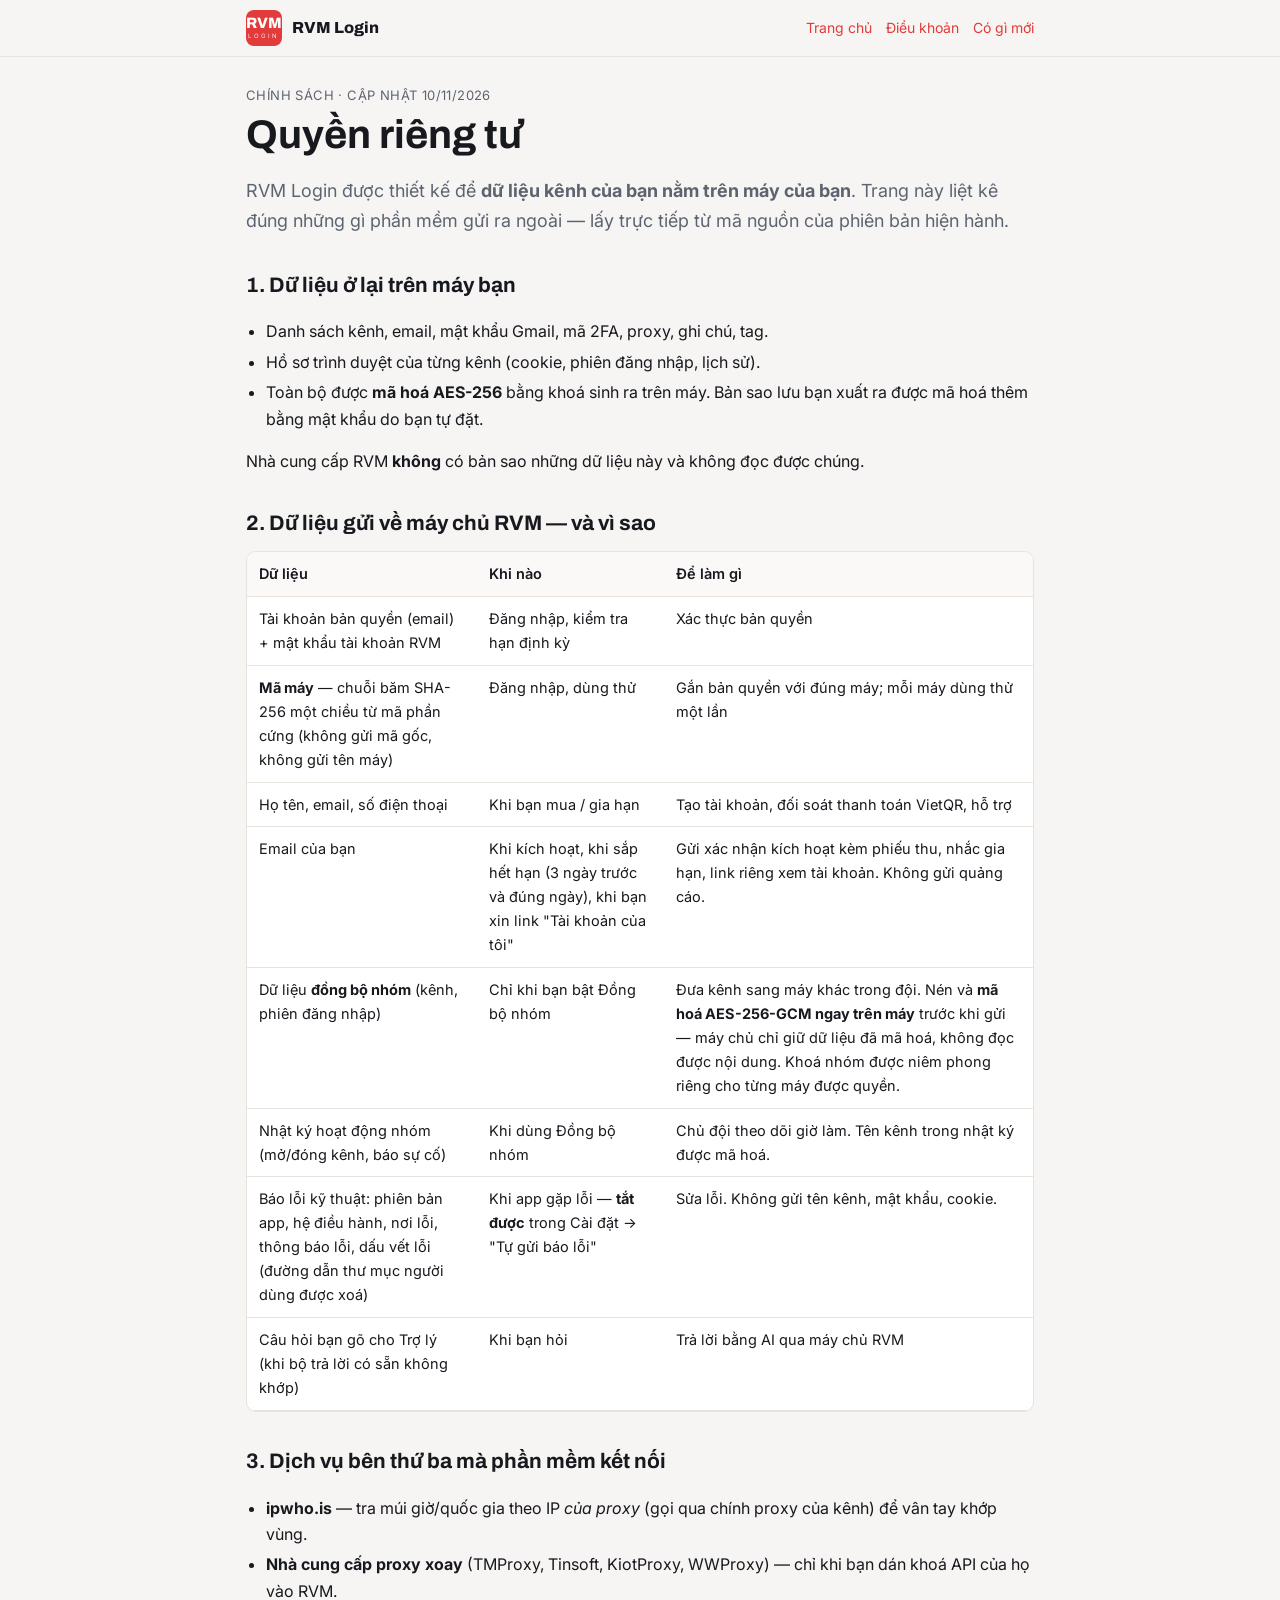
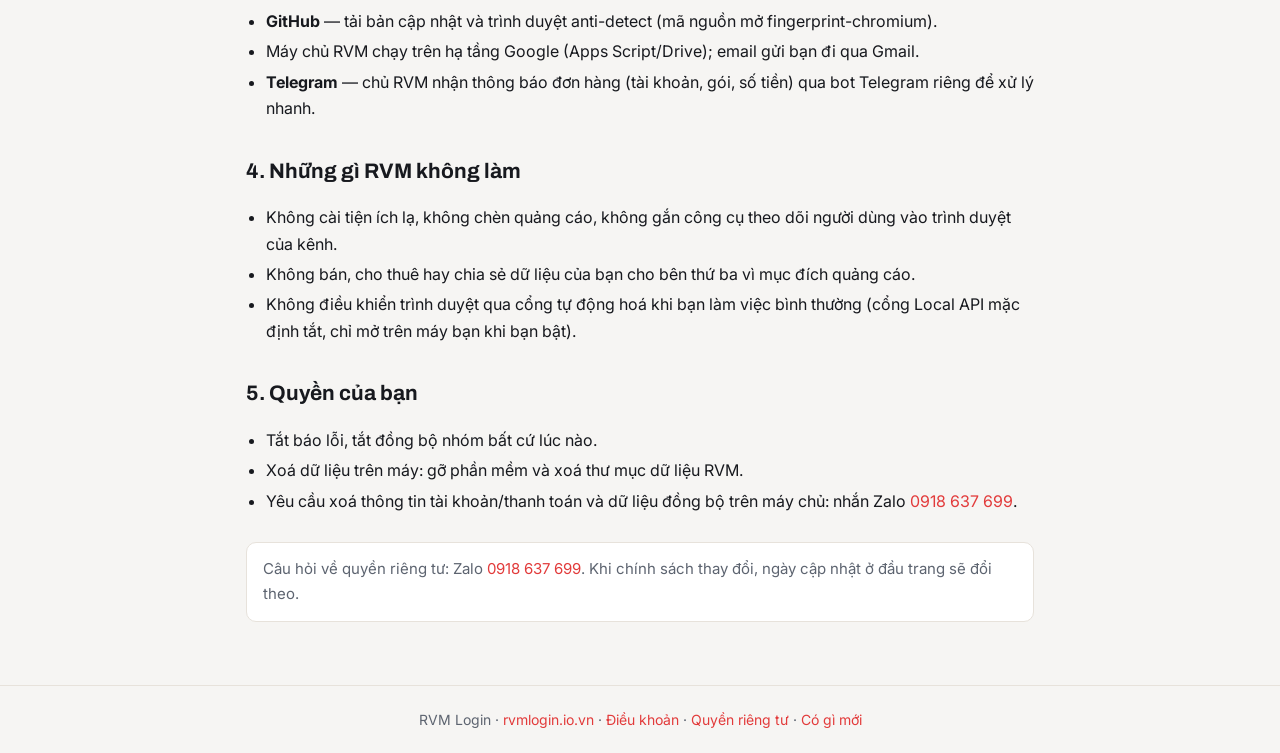
<file: bao-mat.html>
<!doctype html>
<html lang="vi">
<head>
<meta charset="utf-8">
<meta name="viewport" content="width=device-width, initial-scale=1, viewport-fit=cover">
<meta name="description" content="Chính sách quyền riêng tư của RVM Login: dữ liệu nào nằm trên máy bạn, dữ liệu nào gửi về máy chủ, và vì sao.">
<title>Quyền riêng tư RVM</title>
<link rel="preconnect" href="https://fonts.gstatic.com" crossorigin>
<link rel="stylesheet" href="https://fonts.googleapis.com/css2?family=Archivo:wght@700;800&family=Inter:wght@400;500;600&display=swap">
<link rel="stylesheet" href="assets/doc.css">
</head>
<body>
<header class="top"><div class="bar">
  <a class="brand" href="./"><span class="mark"><b>RVM</b><span>LOGIN</span></span><span class="bname">RVM Login</span></a>
  <span class="sp"></span>
  <nav class="links"><a href="./">Trang chủ</a><a href="dieu-khoan.html">Điều khoản</a><a href="thay-doi.html">Có gì mới</a></nav>
</div></header>

<main class="wrap doc">
  <p class="eyebrow">Chính sách · cập nhật 10/11/2026</p>
  <h1>Quyền riêng tư</h1>
  <p class="lead">RVM Login được thiết kế để <b>dữ liệu kênh của bạn nằm trên máy của bạn</b>. Trang này liệt kê đúng những gì phần mềm gửi ra ngoài — lấy trực tiếp từ mã nguồn của phiên bản hiện hành.</p>

  <h2>1. Dữ liệu ở lại trên máy bạn</h2>
  <ul>
    <li>Danh sách kênh, email, mật khẩu Gmail, mã 2FA, proxy, ghi chú, tag.</li>
    <li>Hồ sơ trình duyệt của từng kênh (cookie, phiên đăng nhập, lịch sử).</li>
    <li>Toàn bộ được <b>mã hoá AES-256</b> bằng khoá sinh ra trên máy. Bản sao lưu bạn xuất ra được mã hoá thêm bằng mật khẩu do bạn tự đặt.</li>
  </ul>
  <p>Nhà cung cấp RVM <b>không</b> có bản sao những dữ liệu này và không đọc được chúng.</p>

  <h2>2. Dữ liệu gửi về máy chủ RVM — và vì sao</h2>
  <table>
    <tr><th>Dữ liệu</th><th>Khi nào</th><th>Để làm gì</th></tr>
    <tr><td>Tài khoản bản quyền (email) + mật khẩu tài khoản RVM</td><td>Đăng nhập, kiểm tra hạn định kỳ</td><td>Xác thực bản quyền</td></tr>
    <tr><td><b>Mã máy</b> — chuỗi băm SHA-256 một chiều từ mã phần cứng (không gửi mã gốc, không gửi tên máy)</td><td>Đăng nhập, dùng thử</td><td>Gắn bản quyền với đúng máy; mỗi máy dùng thử một lần</td></tr>
    <tr><td>Họ tên, email, số điện thoại</td><td>Khi bạn mua / gia hạn</td><td>Tạo tài khoản, đối soát thanh toán VietQR, hỗ trợ</td></tr>
    <tr><td>Email của bạn</td><td>Khi kích hoạt, khi sắp hết hạn (3 ngày trước và đúng ngày), khi bạn xin link "Tài khoản của tôi"</td><td>Gửi xác nhận kích hoạt kèm phiếu thu, nhắc gia hạn, link riêng xem tài khoản. Không gửi quảng cáo.</td></tr>
    <tr><td>Dữ liệu <b>đồng bộ nhóm</b> (kênh, phiên đăng nhập)</td><td>Chỉ khi bạn bật Đồng bộ nhóm</td><td>Đưa kênh sang máy khác trong đội. Nén và <b>mã hoá AES-256-GCM ngay trên máy</b> trước khi gửi — máy chủ chỉ giữ dữ liệu đã mã hoá, không đọc được nội dung. Khoá nhóm được niêm phong riêng cho từng máy được quyền.</td></tr>
    <tr><td>Nhật ký hoạt động nhóm (mở/đóng kênh, báo sự cố)</td><td>Khi dùng Đồng bộ nhóm</td><td>Chủ đội theo dõi giờ làm. Tên kênh trong nhật ký được mã hoá.</td></tr>
    <tr><td>Báo lỗi kỹ thuật: phiên bản app, hệ điều hành, nơi lỗi, thông báo lỗi, dấu vết lỗi (đường dẫn thư mục người dùng được xoá)</td><td>Khi app gặp lỗi — <b>tắt được</b> trong Cài đặt → "Tự gửi báo lỗi"</td><td>Sửa lỗi. Không gửi tên kênh, mật khẩu, cookie.</td></tr>
    <tr><td>Câu hỏi bạn gõ cho Trợ lý (khi bộ trả lời có sẵn không khớp)</td><td>Khi bạn hỏi</td><td>Trả lời bằng AI qua máy chủ RVM</td></tr>
  </table>

  <h2>3. Dịch vụ bên thứ ba mà phần mềm kết nối</h2>
  <ul>
    <li><b>ipwho.is</b> — tra múi giờ/quốc gia theo IP <i>của proxy</i> (gọi qua chính proxy của kênh) để vân tay khớp vùng.</li>
    <li><b>Nhà cung cấp proxy xoay</b> (TMProxy, Tinsoft, KiotProxy, WWProxy) — chỉ khi bạn dán khoá API của họ vào RVM.</li>
    <li><b>GitHub</b> — tải bản cập nhật và trình duyệt anti-detect (mã nguồn mở fingerprint-chromium).</li>
    <li>Máy chủ RVM chạy trên hạ tầng Google (Apps Script/Drive); email gửi bạn đi qua Gmail.</li>
    <li><b>Telegram</b> — chủ RVM nhận thông báo đơn hàng (tài khoản, gói, số tiền) qua bot Telegram riêng để xử lý nhanh.</li>
  </ul>

  <h2>4. Những gì RVM không làm</h2>
  <ul>
    <li>Không cài tiện ích lạ, không chèn quảng cáo, không gắn công cụ theo dõi người dùng vào trình duyệt của kênh.</li>
    <li>Không bán, cho thuê hay chia sẻ dữ liệu của bạn cho bên thứ ba vì mục đích quảng cáo.</li>
    <li>Không điều khiển trình duyệt qua cổng tự động hoá khi bạn làm việc bình thường (cổng Local API mặc định tắt, chỉ mở trên máy bạn khi bạn bật).</li>
  </ul>

  <h2>5. Quyền của bạn</h2>
  <ul>
    <li>Tắt báo lỗi, tắt đồng bộ nhóm bất cứ lúc nào.</li>
    <li>Xoá dữ liệu trên máy: gỡ phần mềm và xoá thư mục dữ liệu RVM.</li>
    <li>Yêu cầu xoá thông tin tài khoản/thanh toán và dữ liệu đồng bộ trên máy chủ: nhắn Zalo <a href="https://zalo.me/0918637699">0918 637 699</a>.</li>
  </ul>

  <p class="note">Câu hỏi về quyền riêng tư: Zalo <a href="https://zalo.me/0918637699">0918 637 699</a>. Khi chính sách thay đổi, ngày cập nhật ở đầu trang sẽ đổi theo.</p>
</main>

<footer class="foot"><div class="wrap">RVM Login · <a href="./">rvmlogin.io.vn</a> · <a href="dieu-khoan.html">Điều khoản</a> · <a href="bao-mat.html">Quyền riêng tư</a> · <a href="thay-doi.html">Có gì mới</a></div></footer>
</body>
</html>
</file>
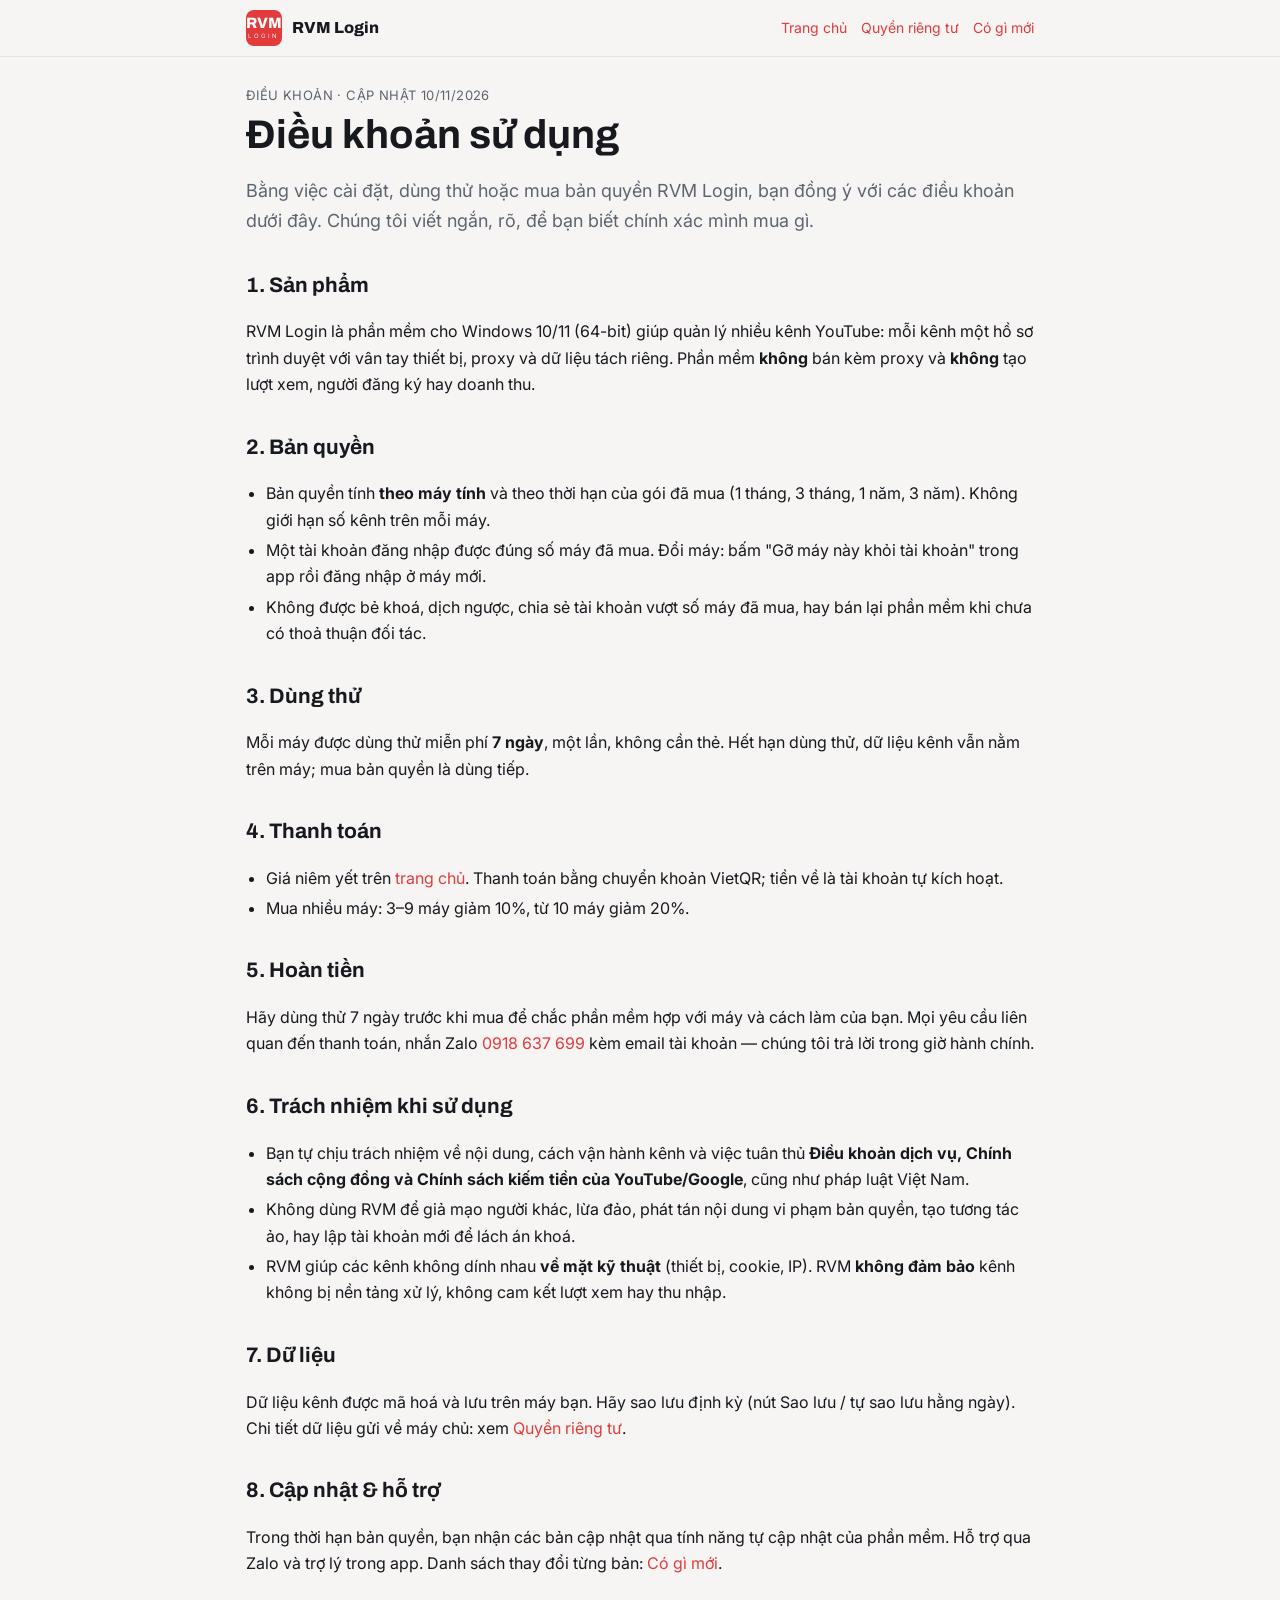
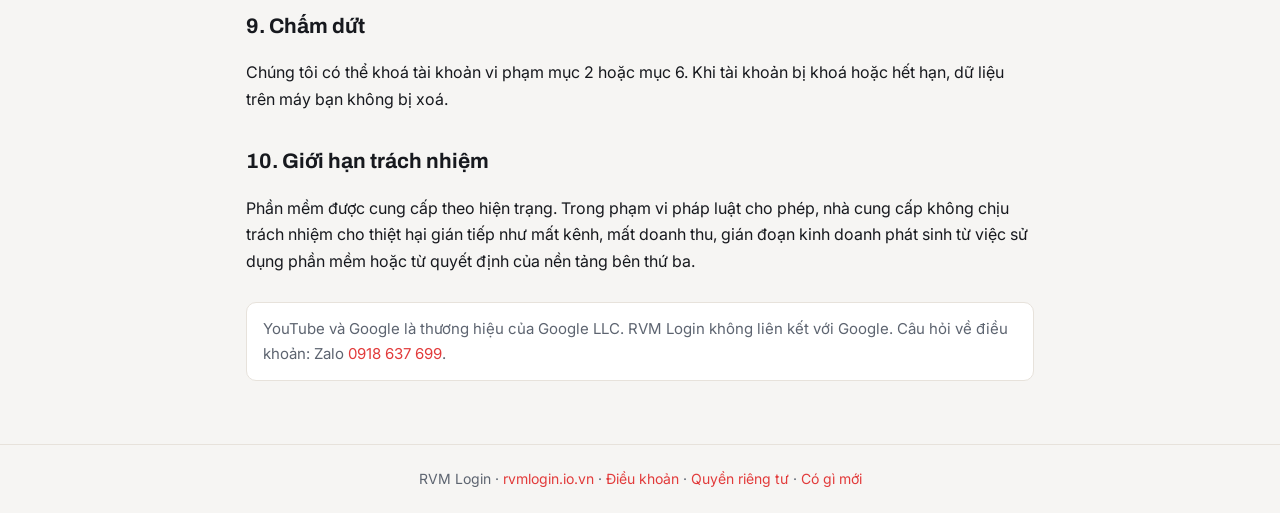
<file: dieu-khoan.html>
<!doctype html>
<html lang="vi">
<head>
<meta charset="utf-8">
<meta name="viewport" content="width=device-width, initial-scale=1, viewport-fit=cover">
<meta name="description" content="Điều khoản sử dụng phần mềm RVM Login: bản quyền theo máy, dùng thử, thanh toán, trách nhiệm khi sử dụng.">
<title>Điều khoản RVM</title>
<link rel="preconnect" href="https://fonts.gstatic.com" crossorigin>
<link rel="stylesheet" href="https://fonts.googleapis.com/css2?family=Archivo:wght@700;800&family=Inter:wght@400;500;600&display=swap">
<link rel="stylesheet" href="assets/doc.css">
</head>
<body>
<header class="top"><div class="bar">
  <a class="brand" href="./"><span class="mark"><b>RVM</b><span>LOGIN</span></span><span class="bname">RVM Login</span></a>
  <span class="sp"></span>
  <nav class="links"><a href="./">Trang chủ</a><a href="bao-mat.html">Quyền riêng tư</a><a href="thay-doi.html">Có gì mới</a></nav>
</div></header>

<main class="wrap doc">
  <p class="eyebrow">Điều khoản · cập nhật 10/11/2026</p>
  <h1>Điều khoản sử dụng</h1>
  <p class="lead">Bằng việc cài đặt, dùng thử hoặc mua bản quyền RVM Login, bạn đồng ý với các điều khoản dưới đây. Chúng tôi viết ngắn, rõ, để bạn biết chính xác mình mua gì.</p>

  <h2>1. Sản phẩm</h2>
  <p>RVM Login là phần mềm cho Windows 10/11 (64-bit) giúp quản lý nhiều kênh YouTube: mỗi kênh một hồ sơ trình duyệt với vân tay thiết bị, proxy và dữ liệu tách riêng. Phần mềm <b>không</b> bán kèm proxy và <b>không</b> tạo lượt xem, người đăng ký hay doanh thu.</p>

  <h2>2. Bản quyền</h2>
  <ul>
    <li>Bản quyền tính <b>theo máy tính</b> và theo thời hạn của gói đã mua (1 tháng, 3 tháng, 1 năm, 3 năm). Không giới hạn số kênh trên mỗi máy.</li>
    <li>Một tài khoản đăng nhập được đúng số máy đã mua. Đổi máy: bấm "Gỡ máy này khỏi tài khoản" trong app rồi đăng nhập ở máy mới.</li>
    <li>Không được bẻ khoá, dịch ngược, chia sẻ tài khoản vượt số máy đã mua, hay bán lại phần mềm khi chưa có thoả thuận đối tác.</li>
  </ul>

  <h2>3. Dùng thử</h2>
  <p>Mỗi máy được dùng thử miễn phí <b>7 ngày</b>, một lần, không cần thẻ. Hết hạn dùng thử, dữ liệu kênh vẫn nằm trên máy; mua bản quyền là dùng tiếp.</p>

  <h2>4. Thanh toán</h2>
  <ul>
    <li>Giá niêm yết trên <a href="./#bang-gia">trang chủ</a>. Thanh toán bằng chuyển khoản VietQR; tiền về là tài khoản tự kích hoạt.</li>
    <li>Mua nhiều máy: 3–9 máy giảm 10%, từ 10 máy giảm 20%.</li>
  </ul>

  <h2>5. Hoàn tiền</h2>
  <p>Hãy dùng thử 7 ngày trước khi mua để chắc phần mềm hợp với máy và cách làm của bạn. Mọi yêu cầu liên quan đến thanh toán, nhắn Zalo <a href="https://zalo.me/0918637699">0918 637 699</a> kèm email tài khoản — chúng tôi trả lời trong giờ hành chính.</p>

  <h2>6. Trách nhiệm khi sử dụng</h2>
  <ul>
    <li>Bạn tự chịu trách nhiệm về nội dung, cách vận hành kênh và việc tuân thủ <b>Điều khoản dịch vụ, Chính sách cộng đồng và Chính sách kiếm tiền của YouTube/Google</b>, cũng như pháp luật Việt Nam.</li>
    <li>Không dùng RVM để giả mạo người khác, lừa đảo, phát tán nội dung vi phạm bản quyền, tạo tương tác ảo, hay lập tài khoản mới để lách án khoá.</li>
    <li>RVM giúp các kênh không dính nhau <b>về mặt kỹ thuật</b> (thiết bị, cookie, IP). RVM <b>không đảm bảo</b> kênh không bị nền tảng xử lý, không cam kết lượt xem hay thu nhập.</li>
  </ul>

  <h2>7. Dữ liệu</h2>
  <p>Dữ liệu kênh được mã hoá và lưu trên máy bạn. Hãy sao lưu định kỳ (nút Sao lưu / tự sao lưu hằng ngày). Chi tiết dữ liệu gửi về máy chủ: xem <a href="bao-mat.html">Quyền riêng tư</a>.</p>

  <h2>8. Cập nhật & hỗ trợ</h2>
  <p>Trong thời hạn bản quyền, bạn nhận các bản cập nhật qua tính năng tự cập nhật của phần mềm. Hỗ trợ qua Zalo và trợ lý trong app. Danh sách thay đổi từng bản: <a href="thay-doi.html">Có gì mới</a>.</p>

  <h2>9. Chấm dứt</h2>
  <p>Chúng tôi có thể khoá tài khoản vi phạm mục 2 hoặc mục 6. Khi tài khoản bị khoá hoặc hết hạn, dữ liệu trên máy bạn không bị xoá.</p>

  <h2>10. Giới hạn trách nhiệm</h2>
  <p>Phần mềm được cung cấp theo hiện trạng. Trong phạm vi pháp luật cho phép, nhà cung cấp không chịu trách nhiệm cho thiệt hại gián tiếp như mất kênh, mất doanh thu, gián đoạn kinh doanh phát sinh từ việc sử dụng phần mềm hoặc từ quyết định của nền tảng bên thứ ba.</p>

  <p class="note">YouTube và Google là thương hiệu của Google LLC. RVM Login không liên kết với Google. Câu hỏi về điều khoản: Zalo <a href="https://zalo.me/0918637699">0918 637 699</a>.</p>
</main>

<footer class="foot"><div class="wrap">RVM Login · <a href="./">rvmlogin.io.vn</a> · <a href="dieu-khoan.html">Điều khoản</a> · <a href="bao-mat.html">Quyền riêng tư</a> · <a href="thay-doi.html">Có gì mới</a></div></footer>
</body>
</html>
</file>
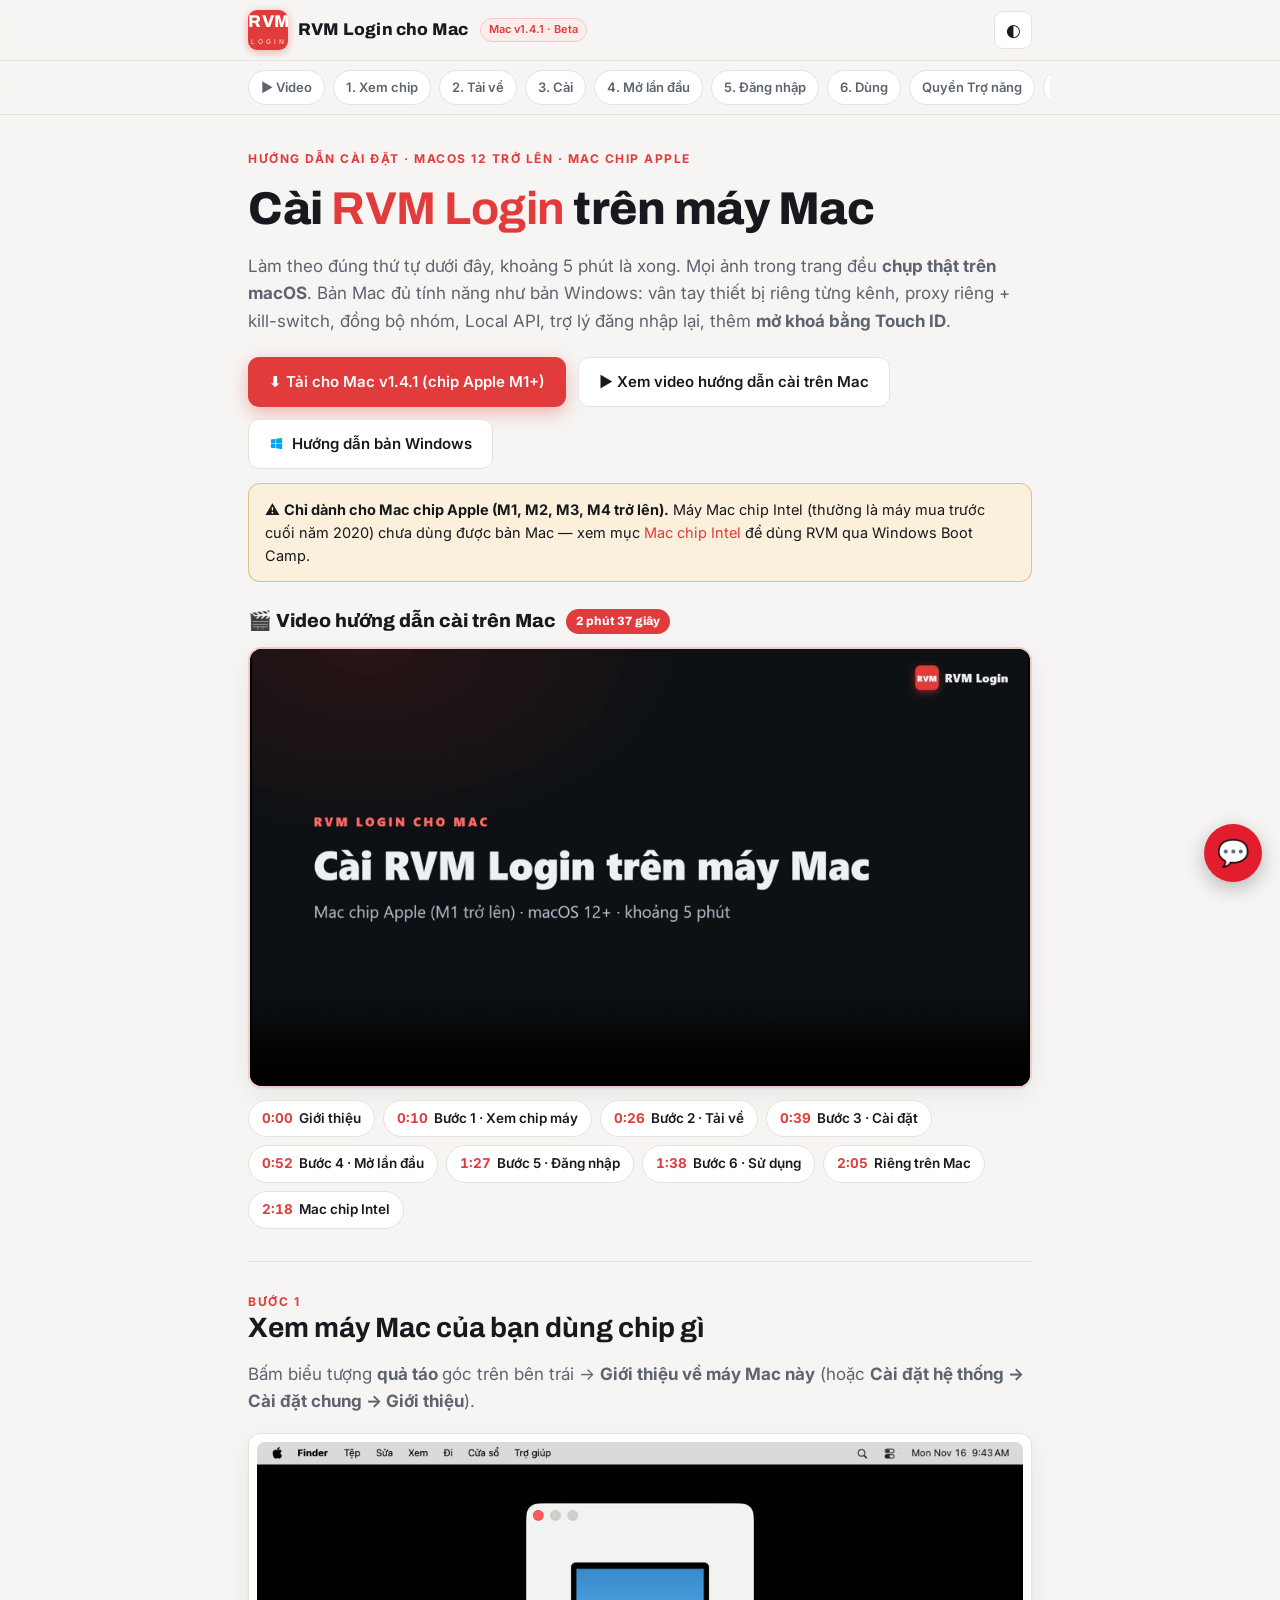
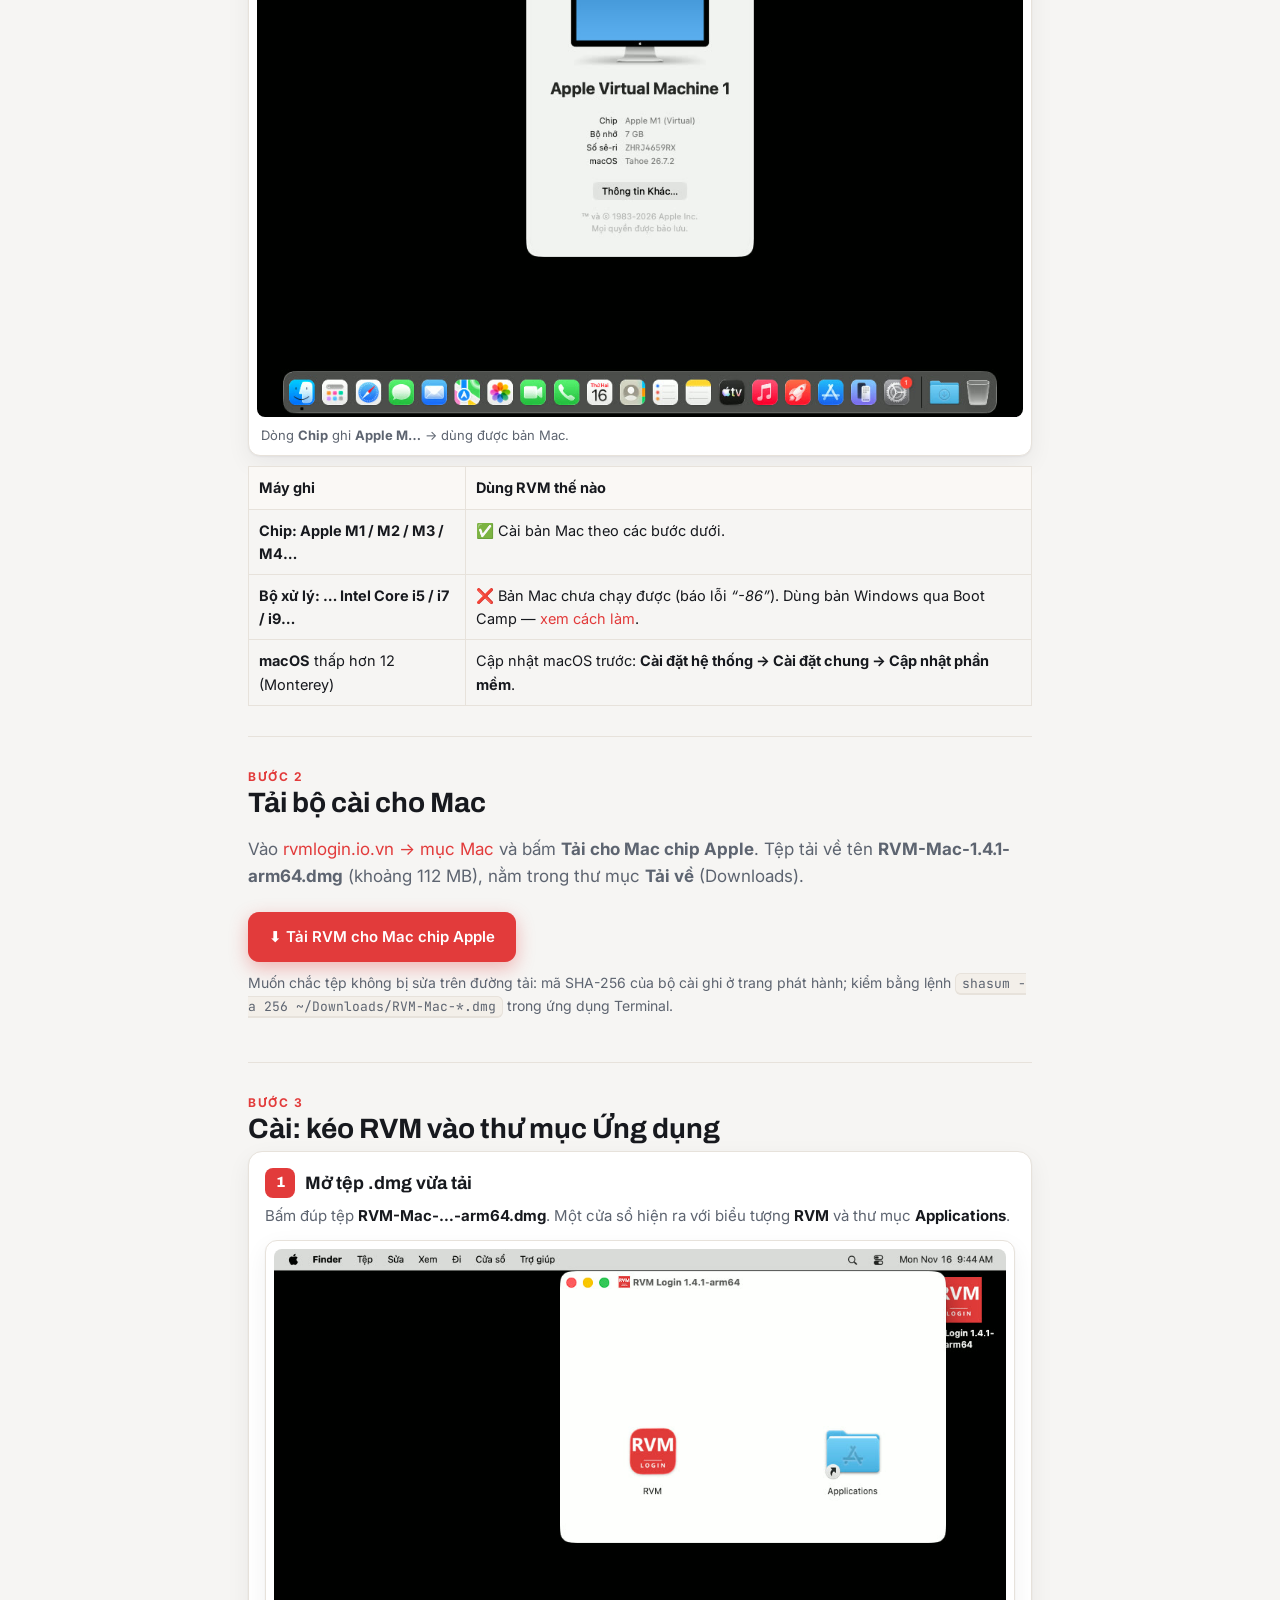
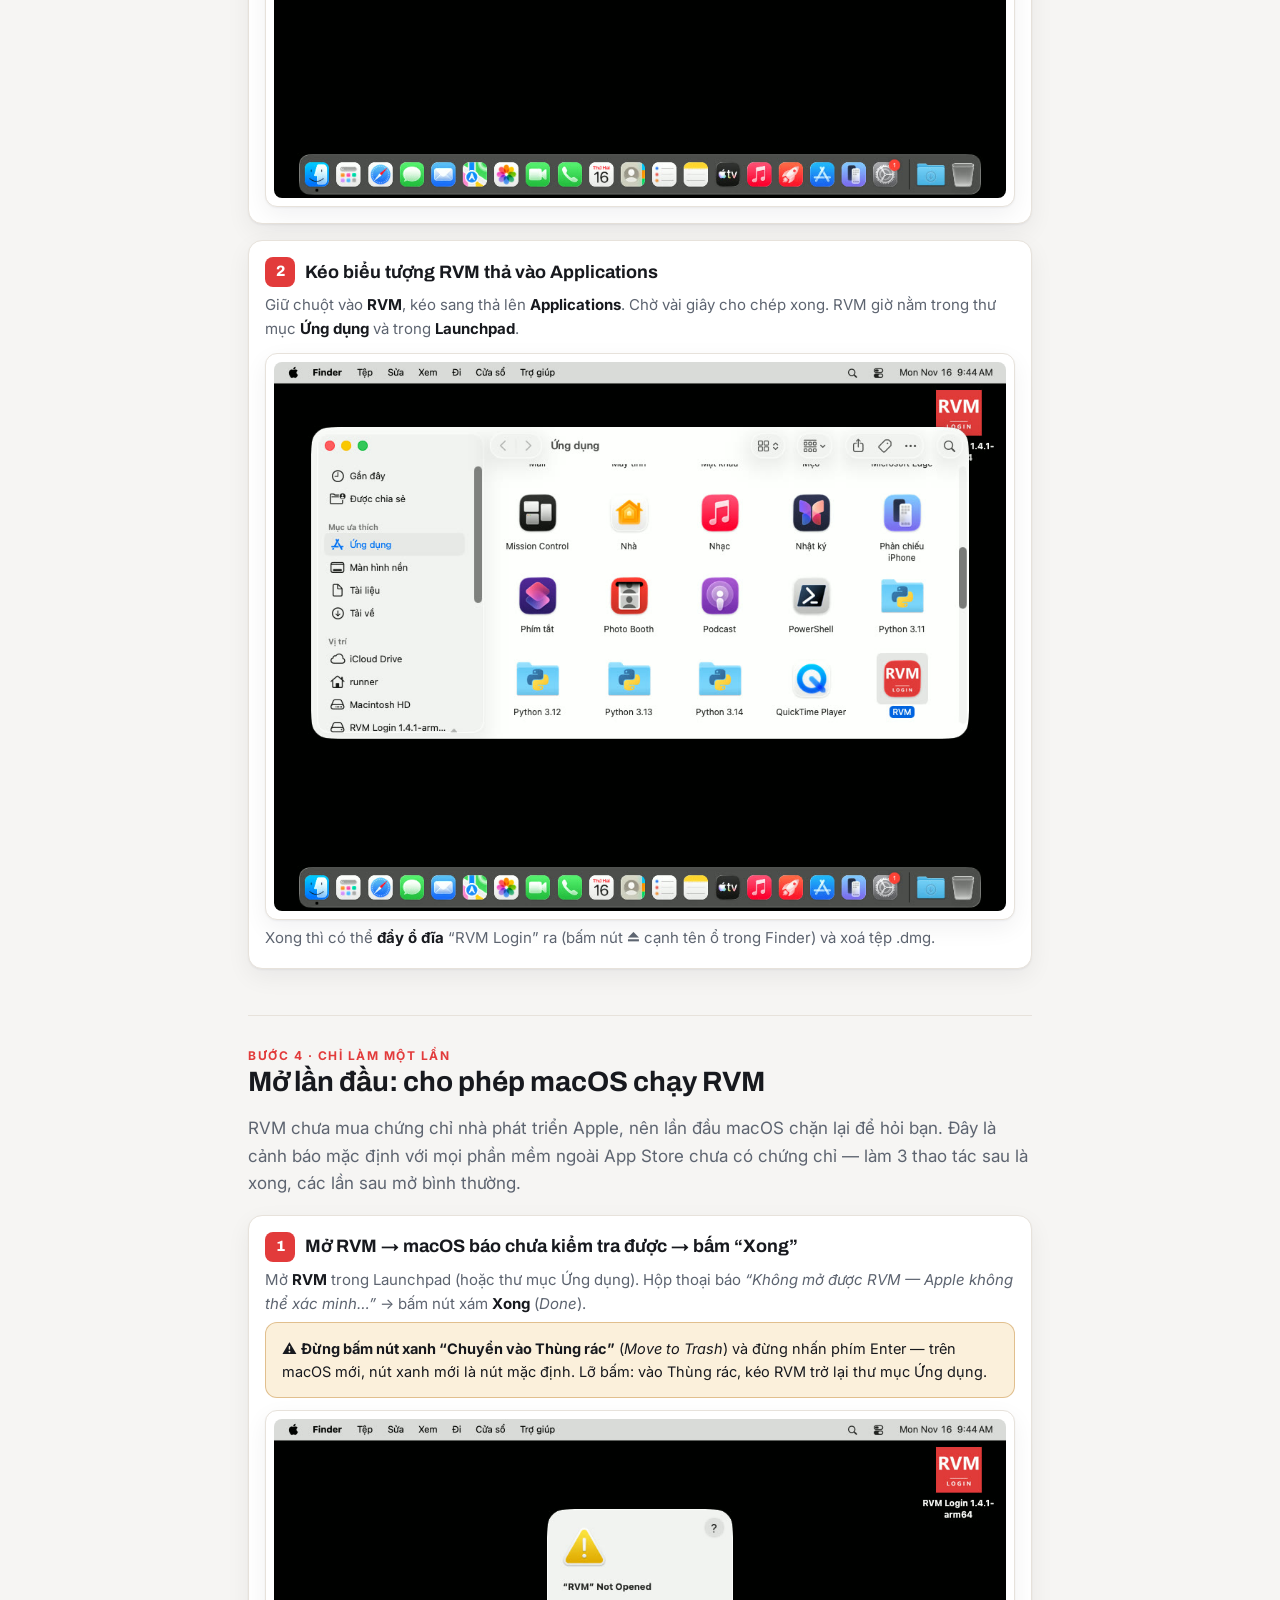
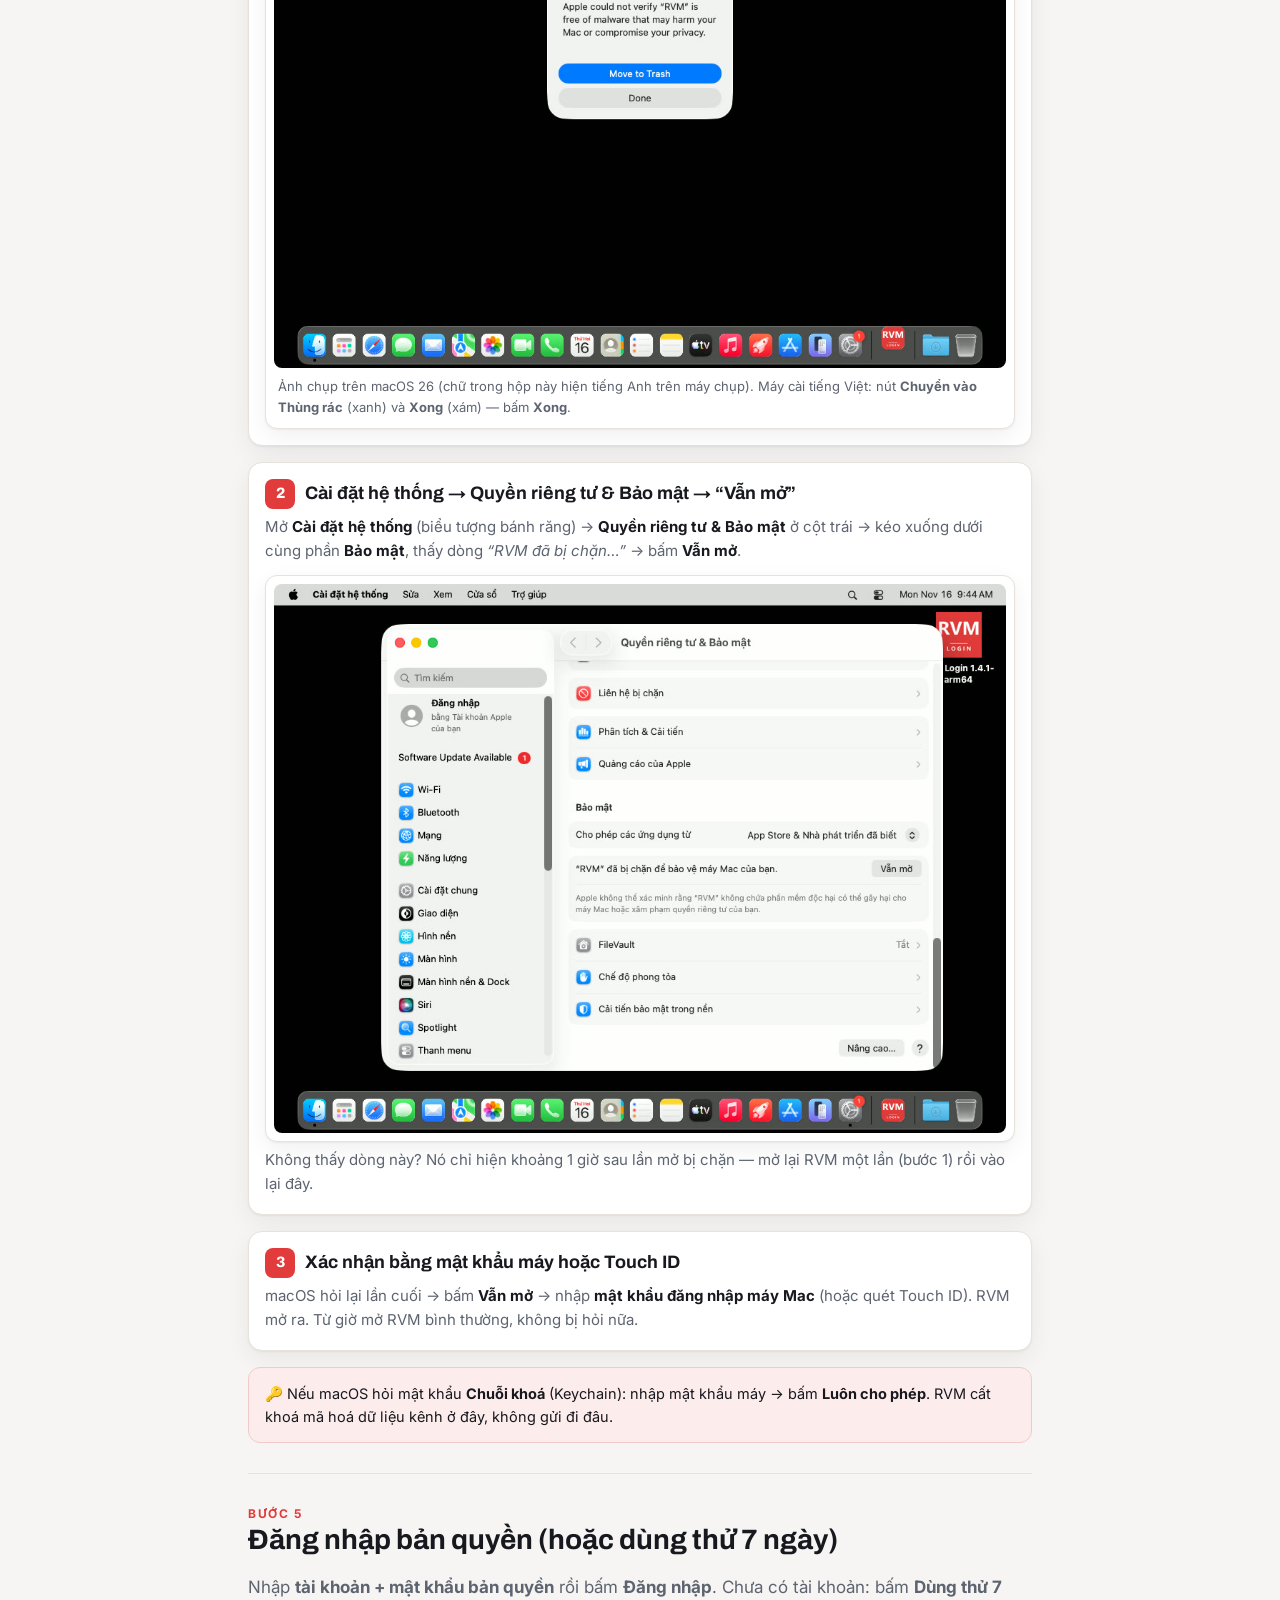
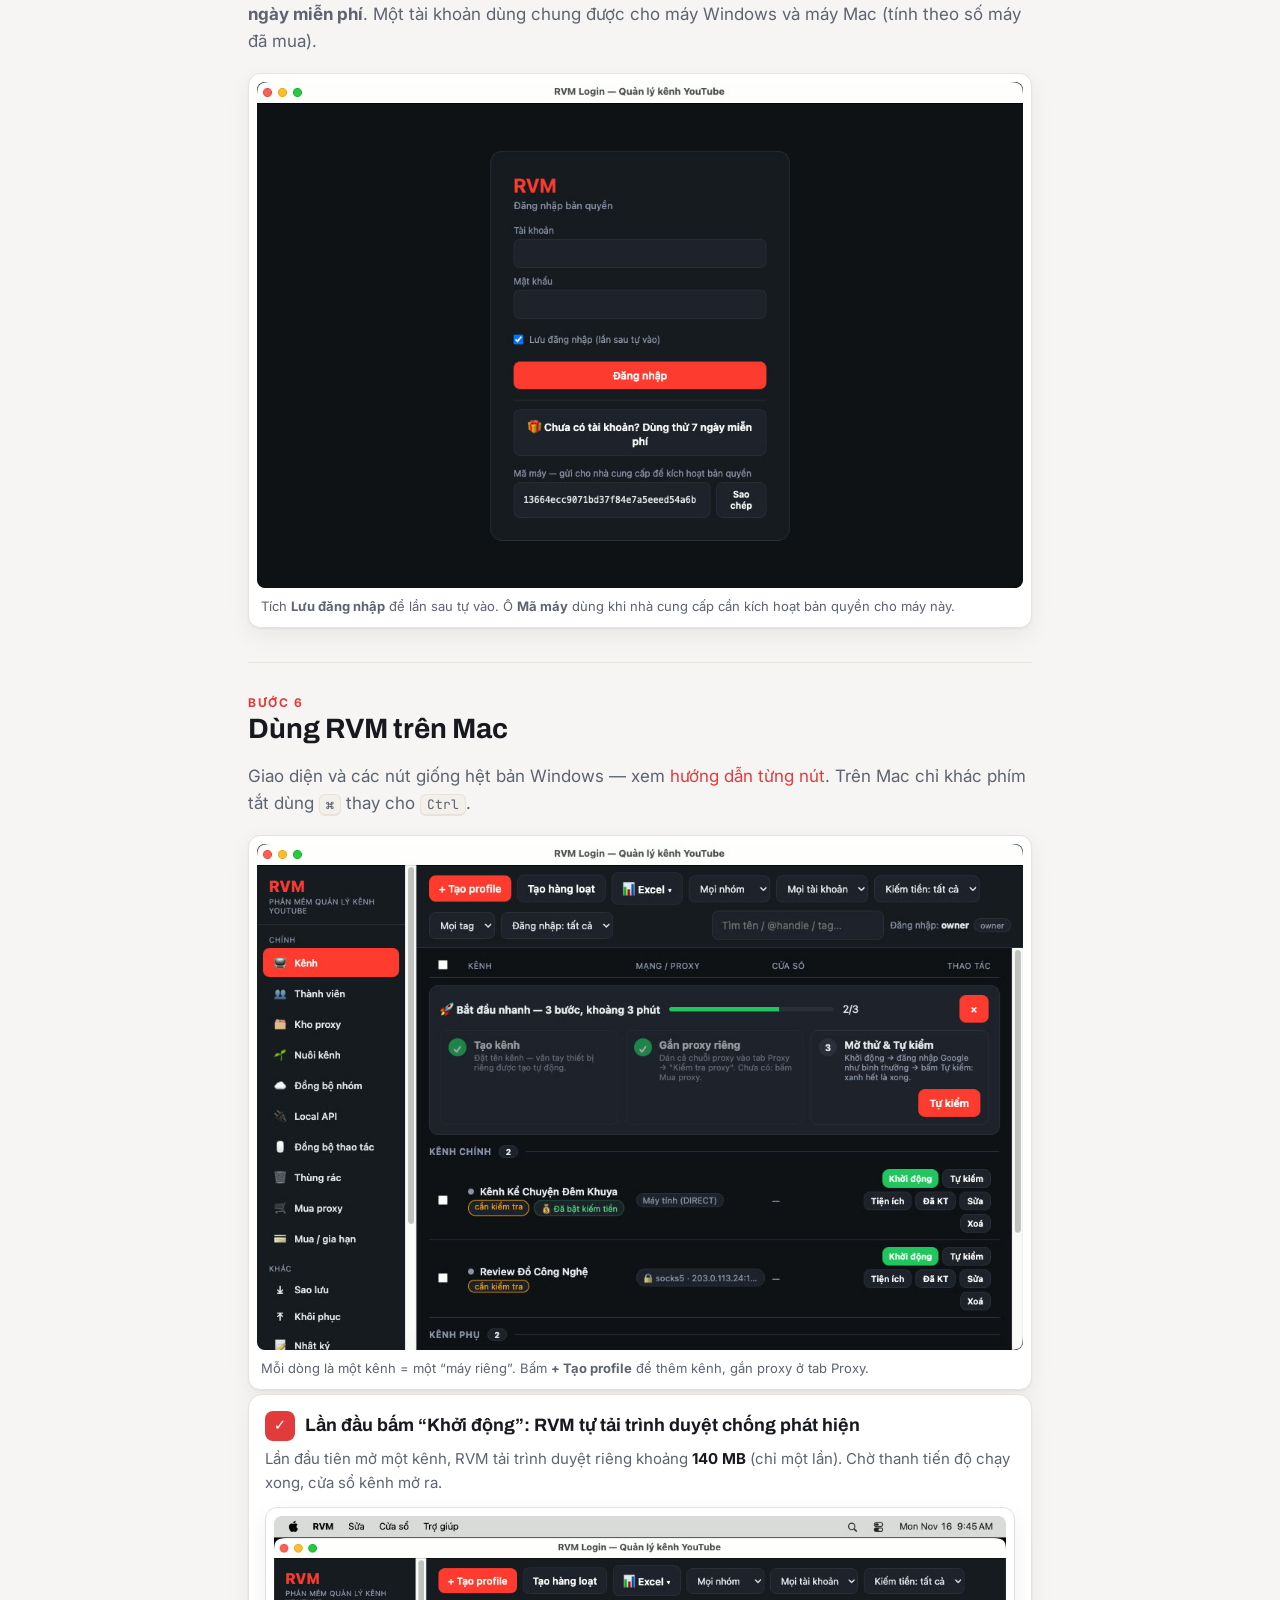
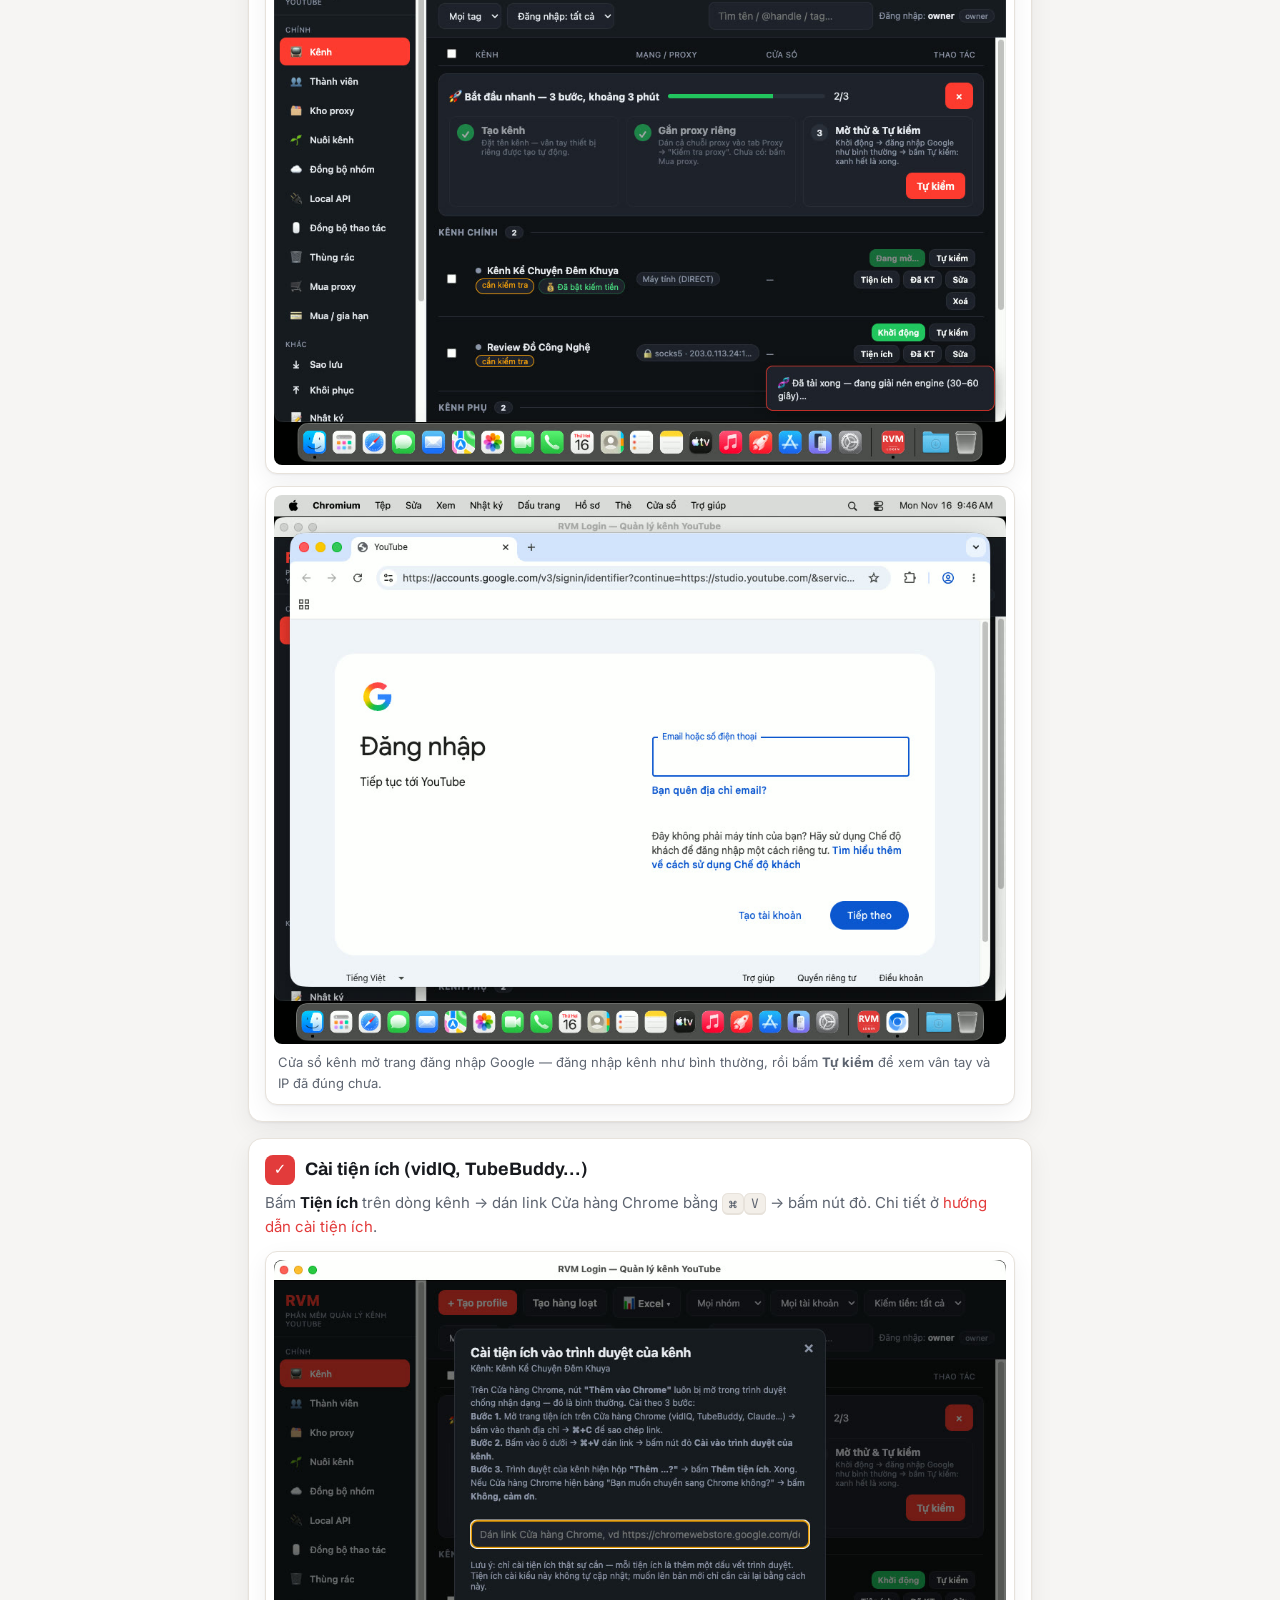
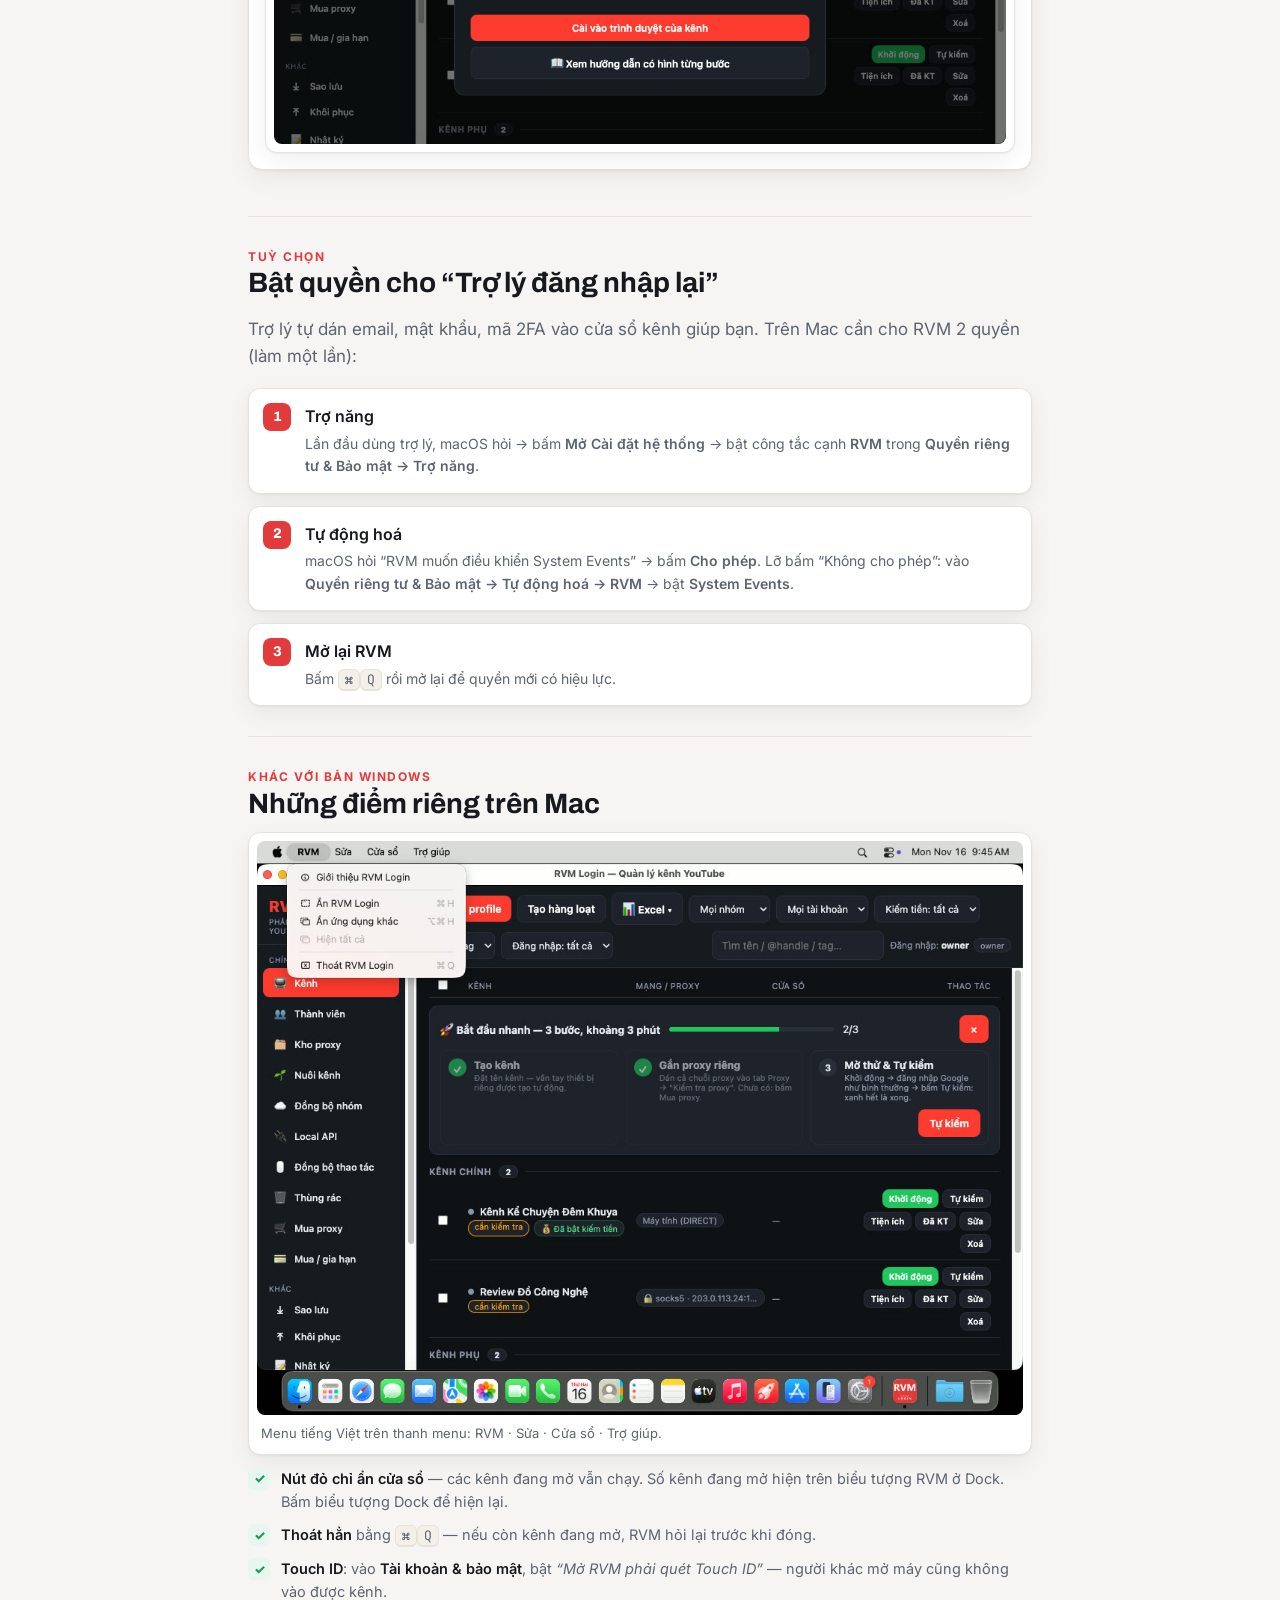
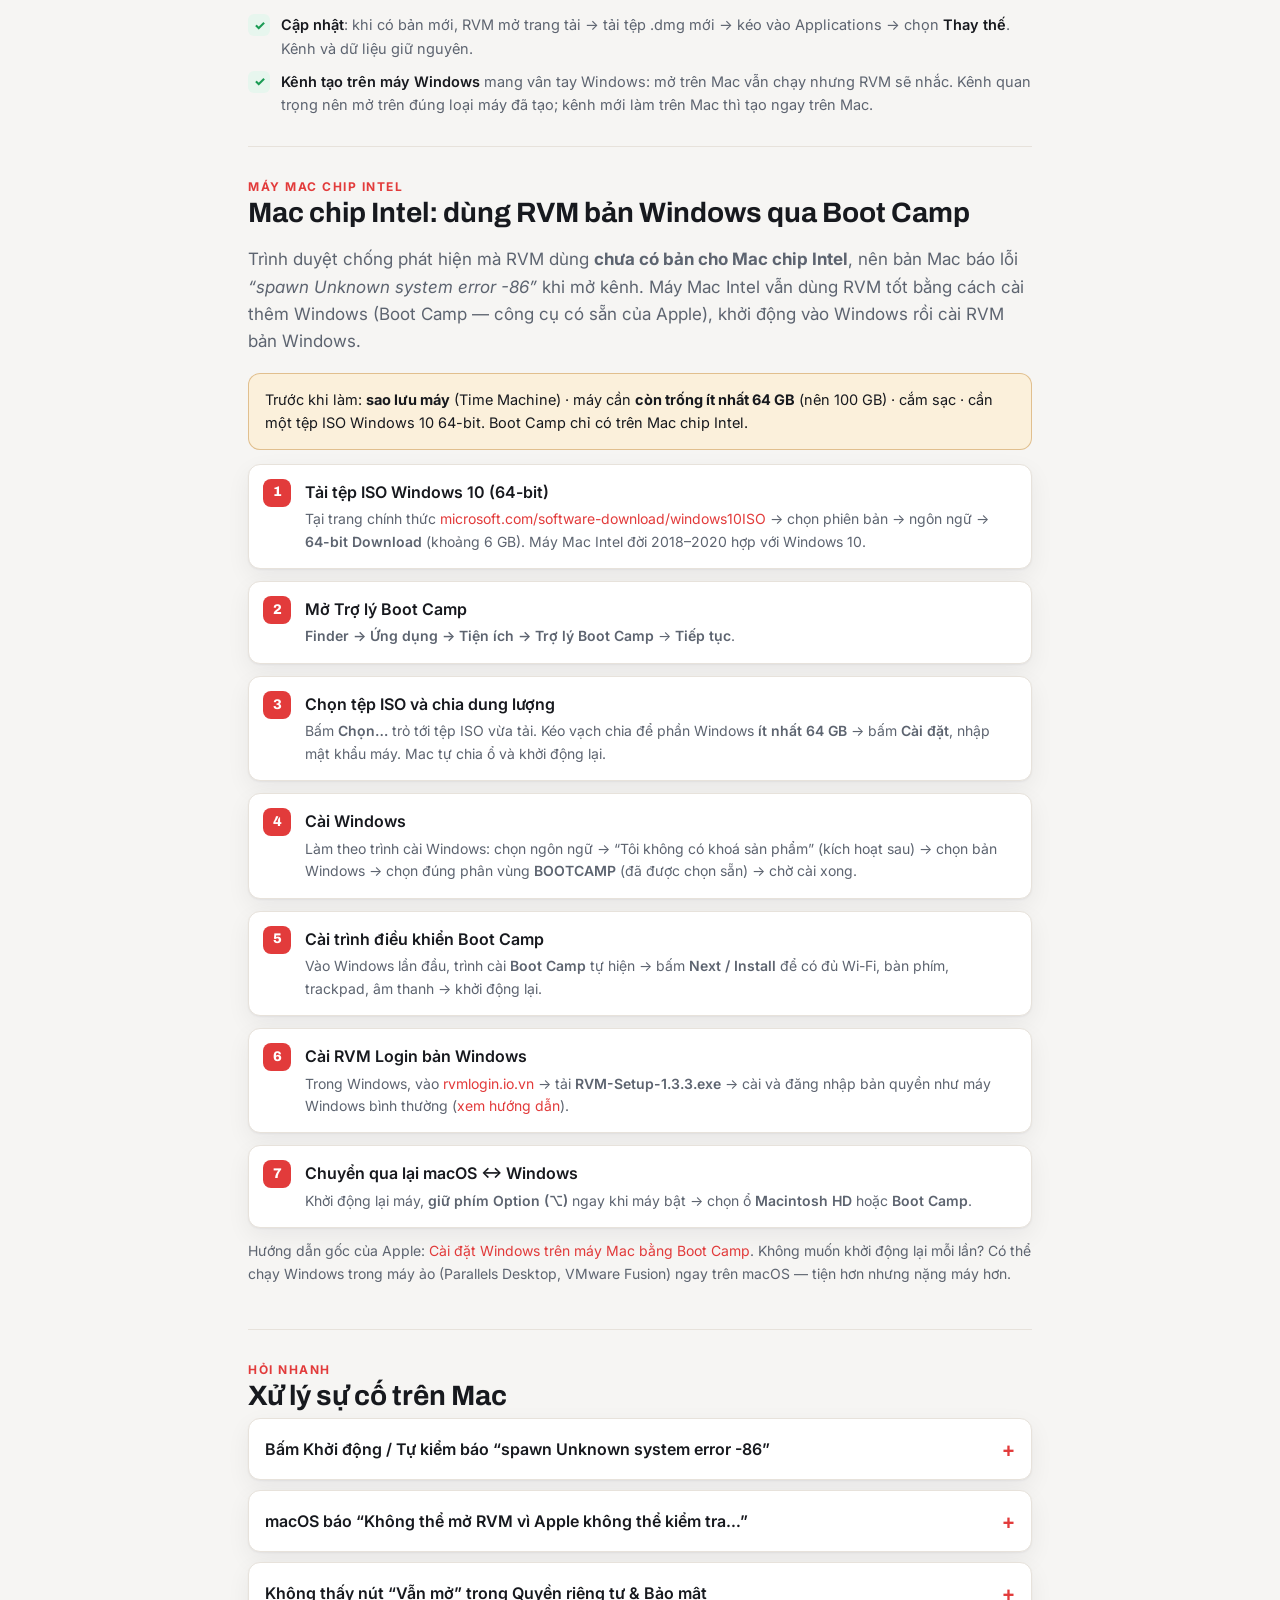
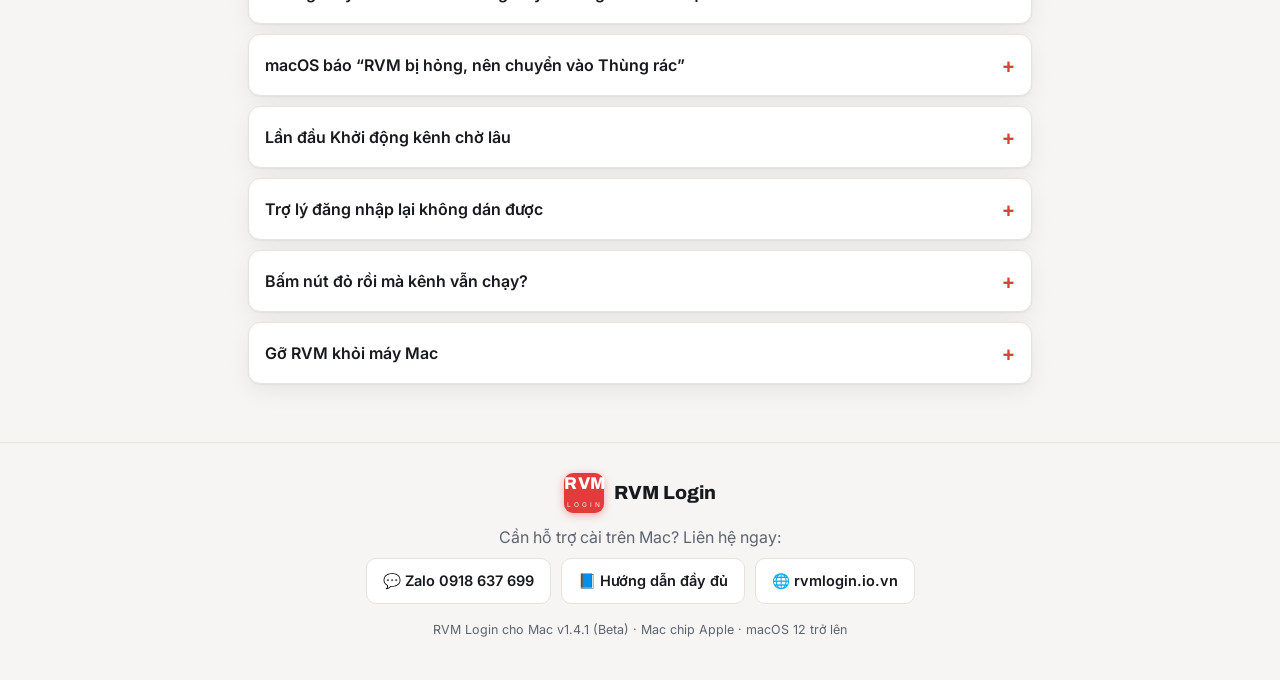
<file: huong-dan-mac.html>
<!doctype html>
<html lang="vi">
<head>
<meta charset="utf-8">
<meta name="viewport" content="width=device-width, initial-scale=1, viewport-fit=cover">
<meta name="description" content="Hướng dẫn cài RVM Login trên máy Mac chip Apple từng bước, có ảnh chụp thật và video. Mac chip Intel: dùng qua Boot Camp.">
<style>html{color-scheme:light dark}:root{padding:env(safe-area-inset-top,0px) 0 env(safe-area-inset-bottom,0px)}body{margin:0}img{max-width:100%}[hidden]{display:none!important}</style>
<title>Cài RVM Login trên Mac</title>
<link rel="preconnect" href="https://fonts.gstatic.com" crossorigin>
<link rel="stylesheet" href="https://fonts.googleapis.com/css2?family=Archivo:wght@600;700;800&family=Inter:wght@400;500;600&family=JetBrains+Mono:wght@400;600&display=swap">
<style>
:root{
  --bg:#f6f5f3; --surface:#ffffff; --surface-2:#faf8f5; --border:#e7e2db;
  --ink:#17191e; --muted:#5d6470;
  --accent:#e23b3b; --accent-ink:#ffffff; --accent-soft:#fcecec; --accent-line:#f3c9c9;
  --good:#1a9b54; --good-soft:#e7f6ee;
  --warn:#b9771a; --warn-soft:#fbf0db;
  --mono-bg:#f3efe9;
  --shadow:0 1px 2px rgba(20,20,30,.05), 0 8px 24px rgba(20,20,30,.06);
  --radius:14px;
  --font-display:'Archivo',system-ui,Segoe UI,sans-serif;
  --font-body:'Inter',system-ui,Segoe UI,sans-serif;
  --font-mono:'JetBrains Mono',ui-monospace,Consolas,monospace;
}
:root:not([data-theme="light"]){
  @media (prefers-color-scheme:dark){
    --bg:#0f1115; --surface:#171a21; --surface-2:#1b1f27; --border:#2a2f3a;
    --ink:#e8eaef; --muted:#9aa2b0;
    --accent:#f2544f; --accent-ink:#ffffff; --accent-soft:#2b1618; --accent-line:#48262a;
    --good:#37c46d; --good-soft:#14281d;
    --warn:#e3a53c; --warn-soft:#2b2210;
    --mono-bg:#20242d;
    --shadow:0 1px 2px rgba(0,0,0,.35), 0 12px 32px rgba(0,0,0,.4);
  }
}
:root[data-theme="dark"]{
  --bg:#0f1115; --surface:#171a21; --surface-2:#1b1f27; --border:#2a2f3a;
  --ink:#e8eaef; --muted:#9aa2b0;
  --accent:#f2544f; --accent-ink:#ffffff; --accent-soft:#2b1618; --accent-line:#48262a;
  --good:#37c46d; --good-soft:#14281d;
  --warn:#e3a53c; --warn-soft:#2b2210;
  --mono-bg:#20242d;
  --shadow:0 1px 2px rgba(0,0,0,.35), 0 12px 32px rgba(0,0,0,.4);
}
*{box-sizing:border-box}
body{background:var(--bg);color:var(--ink);font-family:var(--font-body);line-height:1.6;-webkit-font-smoothing:antialiased;font-size:16px}
.wrap{max-width:820px;margin:0 auto;padding-inline:18px;padding-block:0}
h1,h2,h3{font-family:var(--font-display);text-wrap:balance;line-height:1.18;margin:0}
a{color:var(--accent);text-decoration:none}
a:hover{text-decoration:underline}
:focus-visible{outline:2px solid var(--accent);outline-offset:2px;border-radius:6px}

/* Header */
.top{position:sticky;top:env(safe-area-inset-top,0px);z-index:20;background:color-mix(in srgb,var(--bg) 86%,transparent);backdrop-filter:blur(10px);border-bottom:1px solid var(--border)}
.top .bar{max-width:820px;margin:0 auto;padding:10px 18px;display:flex;align-items:center;gap:12px}
.brand{display:flex;align-items:center;gap:10px;min-width:0}
.mark{width:40px;height:40px;border-radius:9px;background:var(--accent);display:grid;place-items:center;flex:0 0 auto;box-shadow:0 2px 8px color-mix(in srgb,var(--accent) 40%,transparent)}
.mark b{font-family:var(--font-display);font-weight:800;color:#fff;font-size:17px;letter-spacing:.5px;line-height:1}
.mark span{font-size:6.5px;letter-spacing:3px;color:#fff;opacity:.9;margin-top:2px}
.bname{font-family:var(--font-display);font-weight:800;font-size:17px;letter-spacing:.2px}
.ver{font-size:11px;font-weight:600;color:var(--accent);background:var(--accent-soft);border:1px solid var(--accent-line);padding:2px 8px;border-radius:999px;white-space:nowrap}
.sp{flex:1}
.tbtn{width:38px;height:38px;border-radius:9px;border:1px solid var(--border);background:var(--surface);color:var(--ink);cursor:pointer;display:grid;place-items:center;font-size:17px}
.tbtn:hover{border-color:var(--accent)}

/* TOC chips */
.toc{position:sticky;top:calc(env(safe-area-inset-top,0px) + 60px);z-index:15;background:color-mix(in srgb,var(--bg) 86%,transparent);backdrop-filter:blur(10px);border-bottom:1px solid var(--border)}
.toc .row{max-width:820px;margin:0 auto;padding:9px 18px;display:flex;gap:8px;overflow-x:auto;scrollbar-width:thin}
.toc a{flex:0 0 auto;font-size:13px;font-weight:600;color:var(--muted);background:var(--surface);border:1px solid var(--border);padding:6px 12px;border-radius:999px;white-space:nowrap}
.toc a:hover{color:var(--accent);border-color:var(--accent);text-decoration:none}

section{scroll-margin-top:120px}
.eyebrow{font-size:12px;font-weight:700;letter-spacing:1.5px;text-transform:uppercase;color:var(--accent)}
.lead{color:var(--muted);font-size:17px}

/* Hero */
.hero{padding:34px 0 26px}
.hero h1{font-size:clamp(30px,7vw,46px);font-weight:800;margin:14px 0 10px;letter-spacing:-.5px}
.hero .tag{color:var(--accent);font-weight:700}
.cta{display:flex;flex-wrap:wrap;gap:12px;margin-top:22px}
.btn{font-family:var(--font-body);font-weight:600;font-size:15px;padding:12px 20px;border-radius:11px;border:1px solid transparent;cursor:pointer;display:inline-flex;align-items:center;gap:8px}
.btn.primary{background:var(--accent);color:var(--accent-ink);box-shadow:0 6px 18px color-mix(in srgb,var(--accent) 35%,transparent)}
.btn.primary:hover{filter:brightness(1.05);text-decoration:none}
.btn.ghost{background:var(--surface);border-color:var(--border);color:var(--ink)}
.btn.ghost:hover{border-color:var(--accent);text-decoration:none}

/* generic blocks */
.block{padding:30px 0;border-top:1px solid var(--border)}
.block h2{font-size:clamp(22px,4.6vw,28px);font-weight:700;margin-bottom:6px}
.block > .lead{margin-bottom:18px}
.grid{display:grid;gap:14px;grid-template-columns:repeat(auto-fit,minmax(230px,1fr))}
.card{background:var(--surface);border:1px solid var(--border);border-radius:var(--radius);padding:18px;box-shadow:var(--shadow)}
.card h3{font-size:17px;font-weight:700;margin-bottom:6px;display:flex;align-items:center;gap:9px}
.card p{margin:0;color:var(--muted);font-size:14.5px}
.ic{width:30px;height:30px;border-radius:8px;background:var(--accent-soft);color:var(--accent);display:grid;place-items:center;flex:0 0 auto;font-size:16px}

/* steps */
ol.steps{list-style:none;counter-reset:s;margin:0;padding:0;display:flex;flex-direction:column;gap:12px}
ol.steps li{counter-increment:s;background:var(--surface);border:1px solid var(--border);border-radius:12px;padding:15px 16px 15px 56px;position:relative;box-shadow:var(--shadow)}
ol.steps li::before{content:counter(s);position:absolute;left:14px;top:14px;width:28px;height:28px;border-radius:8px;background:var(--accent);color:#fff;font-family:var(--font-display);font-weight:800;font-size:14px;display:grid;place-items:center}
ol.steps li b{font-weight:600}
ol.steps li .d{display:block;color:var(--muted);font-size:14px;margin-top:3px}

/* button reference */
.ref{display:flex;flex-direction:column;gap:9px}
.ref .r{display:flex;align-items:flex-start;gap:13px;background:var(--surface);border:1px solid var(--border);border-radius:12px;padding:13px 15px;box-shadow:var(--shadow)}
.chip{flex:0 0 auto;font-family:var(--font-body);font-weight:600;font-size:12.5px;padding:6px 12px;border-radius:8px;white-space:nowrap;min-width:92px;text-align:center}
.c-go{background:var(--good);color:#fff}
.c-stop{background:transparent;border:1px solid var(--border);color:var(--ink)}
.c-neutral{background:var(--surface-2);border:1px solid var(--border);color:var(--ink)}
.c-del{background:transparent;border:1px solid var(--accent-line);color:var(--accent)}
.c-add{background:var(--accent);color:#fff}
.c-nav{background:var(--accent-soft);color:var(--accent);min-width:110px}
.ref .r .t{min-width:0}
.ref .r .t b{font-weight:600}
.ref .r .t span{display:block;color:var(--muted);font-size:14px;margin-top:2px}

/* code / proxy */
.code{font-family:var(--font-mono);background:var(--mono-bg);border:1px solid var(--border);border-radius:10px;padding:12px 14px;font-size:14px;overflow-x:auto;white-space:nowrap}
.code .k{color:var(--accent);font-weight:600}
.code .u{color:var(--good);font-weight:600}
.split{display:grid;grid-template-columns:repeat(auto-fit,minmax(120px,1fr));gap:10px;margin-top:12px}
.split div{background:var(--surface);border:1px solid var(--border);border-radius:10px;padding:10px 12px}
.split small{display:block;font-size:11px;letter-spacing:.5px;text-transform:uppercase;color:var(--muted);font-weight:600}
.split b{font-family:var(--font-mono);font-size:14px;word-break:break-all}

/* callout */
.note{background:var(--accent-soft);border:1px solid var(--accent-line);border-radius:12px;padding:14px 16px;font-size:14.5px}
.note.good{background:var(--good-soft);border-color:color-mix(in srgb,var(--good) 35%,transparent)}
.note.warn{background:var(--warn-soft);border-color:color-mix(in srgb,var(--warn) 40%,transparent)}
.note b{font-weight:700}

/* checklist */
ul.check{list-style:none;margin:0;padding:0;display:flex;flex-direction:column;gap:10px}
ul.check li{display:flex;gap:11px;align-items:flex-start}
ul.check li .tick{flex:0 0 auto;width:22px;height:22px;border-radius:6px;background:var(--good-soft);color:var(--good);display:grid;place-items:center;font-weight:800;font-size:13px;margin-top:1px}
ul.check li span{color:var(--muted);font-size:14.5px}
ul.check li b{color:var(--ink);font-weight:600}

/* pricing */
.prices{display:grid;gap:12px;grid-template-columns:repeat(auto-fit,minmax(150px,1fr))}
.plan{background:var(--surface);border:1px solid var(--border);border-radius:13px;padding:16px;text-align:center;box-shadow:var(--shadow);position:relative}
.plan.best{border-color:var(--accent);box-shadow:0 0 0 2px color-mix(in srgb,var(--accent) 30%,transparent),var(--shadow)}
.plan .p{font-family:var(--font-display);font-weight:800;font-size:24px;color:var(--accent);margin:4px 0 2px}
.plan .n{font-size:13px;color:var(--muted);font-weight:600}
.plan .tagbest{position:absolute;top:-10px;left:50%;transform:translateX(-50%);background:var(--accent);color:#fff;font-size:10.5px;font-weight:700;letter-spacing:.5px;padding:3px 10px;border-radius:999px;white-space:nowrap}

/* FAQ */
details{background:var(--surface);border:1px solid var(--border);border-radius:12px;padding:0 16px;box-shadow:var(--shadow)}
details+details{margin-top:10px}
summary{cursor:pointer;font-weight:600;padding:14px 0;list-style:none;display:flex;justify-content:space-between;gap:12px;align-items:center}
summary::-webkit-details-marker{display:none}
summary::after{content:"+";font-family:var(--font-display);font-weight:800;color:var(--accent);font-size:20px;flex:0 0 auto}
details[open] summary::after{content:"–"}
details .ans{padding:0 0 15px;color:var(--muted);font-size:14.5px;border-top:1px solid var(--border);padding-top:12px;margin-top:-2px}
details .ans b{color:var(--ink)}

/* footer */
.foot{border-top:1px solid var(--border);margin-top:28px;padding:28px 0 40px;text-align:center}
.foot .fmark{display:inline-flex;align-items:center;gap:10px;margin-bottom:12px}
.foot .big{font-family:var(--font-display);font-weight:800;font-size:19px}
.contacts{display:flex;flex-wrap:wrap;gap:10px;justify-content:center;margin-top:8px}
.contacts a{background:var(--surface);border:1px solid var(--border);border-radius:10px;padding:10px 16px;font-weight:600;font-size:14.5px;color:var(--ink)}
.contacts a:hover{border-color:var(--accent);color:var(--accent);text-decoration:none}
.foot small{display:block;color:var(--muted);margin-top:16px;font-size:12.5px}

@media (prefers-reduced-motion:no-preference){html{scroll-behavior:smooth}}
/* Video hướng dẫn */
.vid{margin:24px 0 6px;scroll-margin-top:110px}
.vid .vh{display:flex;align-items:center;gap:10px;font-family:var(--font-display);font-weight:800;font-size:19px;margin-bottom:10px}
.vid .vh span{background:var(--accent);color:var(--accent-ink);font-size:12px;font-weight:800;border-radius:20px;padding:3px 10px}
.vbox{border-radius:var(--radius);overflow:hidden;border:2px solid var(--accent-line);box-shadow:var(--shadow);background:#000;aspect-ratio:16/9}
.vbox video{display:block;width:100%;height:100%;background:#000}
.vchap{display:flex;flex-wrap:wrap;gap:8px;margin-top:12px}
.vchap button{font:inherit;font-size:13.5px;font-weight:600;color:var(--ink);background:var(--surface);border:1px solid var(--border);border-radius:30px;padding:7px 13px;cursor:pointer}
.vchap button b{color:var(--accent);margin-right:6px;font-variant-numeric:tabular-nums}
.vchap button:hover,.vchap button.on{border-color:var(--accent);background:var(--accent-soft)}
/* Ảnh minh hoạ từng bước (ảnh chụp thật trên macOS) */
figure.shot{margin:12px 0 4px;background:var(--surface);border:1px solid var(--border);border-radius:12px;padding:8px;box-shadow:var(--shadow)}
figure.shot img{display:block;width:100%;height:auto;border-radius:8px}
figure.shot figcaption{font-size:13px;color:var(--muted);padding:8px 4px 2px}
.stepcard{background:var(--surface);border:1px solid var(--border);border-radius:var(--radius);padding:16px 16px 12px;box-shadow:var(--shadow);margin-bottom:16px}
.stepcard h3{font-size:18px;display:flex;gap:10px;align-items:center;margin-bottom:6px}
.stepcard p{margin:6px 0;color:var(--muted);font-size:15px}
.stepcard p b{color:var(--ink)}
.num{width:30px;height:30px;border-radius:8px;background:var(--accent);color:#fff;display:grid;place-items:center;font-family:var(--font-display);font-weight:800;font-size:15px;flex:0 0 auto}
.chipt{width:100%;border-collapse:collapse;font-size:14.5px;margin-top:10px}
.chipt td,.chipt th{border:1px solid var(--border);padding:9px 10px;text-align:left;vertical-align:top}
.chipt th{background:var(--surface-2)}
kbd{font-family:var(--font-mono);font-size:13px;background:var(--mono-bg);border:1px solid var(--border);border-bottom-width:2px;border-radius:6px;padding:1px 6px}
</style>
</head>
<body>

<header class="top">
  <div class="bar">
    <div class="brand">
      <div class="mark"><b>RVM</b><span>LOGIN</span></div>
      <div class="bname">RVM Login cho Mac</div>
    </div>
    <span class="ver">Mac v<span data-mac-version>1.4.1</span> · Beta</span>
    <span class="sp"></span>
    <button class="tbtn" id="theme" aria-label="Đổi giao diện sáng/tối" title="Sáng / Tối">◐</button>
  </div>
</header>

<nav class="toc" aria-label="Mục lục">
  <div class="row">
    <a href="#video">▶ Video</a>
    <a href="#chip">1. Xem chip</a>
    <a href="#tai">2. Tải về</a>
    <a href="#cai">3. Cài</a>
    <a href="#mo">4. Mở lần đầu</a>
    <a href="#dangnhap">5. Đăng nhập</a>
    <a href="#dung">6. Dùng</a>
    <a href="#quyen">Quyền Trợ năng</a>
    <a href="#rieng">Riêng trên Mac</a>
    <a href="#intel">Mac chip Intel</a>
    <a href="#suco">Sự cố</a>
  </div>
</nav>

<div class="wrap">

  <section class="hero" id="gioithieu">
    <div class="eyebrow">Hướng dẫn cài đặt · macOS 12 trở lên · Mac chip Apple</div>
    <h1>Cài <span class="tag">RVM Login</span> trên máy Mac</h1>
    <p class="lead">Làm theo đúng thứ tự dưới đây, khoảng 5 phút là xong. Mọi ảnh trong trang đều <b>chụp thật trên macOS</b>. Bản Mac đủ tính năng như bản Windows: vân tay thiết bị riêng từng kênh, proxy riêng + kill-switch, đồng bộ nhóm, Local API, trợ lý đăng nhập lại, thêm <b>mở khoá bằng Touch ID</b>.</p>
    <div class="cta"><a class="btn primary" data-mac-arm href="./#mac"><span>⬇ Tải cho Mac v<span data-mac-version>1.4.1</span> (chip Apple M1+)</span></a><a class="btn ghost" href="#video">▶ Xem video hướng dẫn cài trên Mac</a><a class="btn ghost" href="huong-dan.html"><svg viewBox="0 0 24 24" width="1em" height="1em" fill="#00a4ef" style="vertical-align:-.12em;flex:none" aria-hidden="true"><path d="M3 5.4l7.4-1v7.1H3zM11.4 4.3L21 3v8.5h-9.6zM3 12.5h7.4v7.1L3 18.6zM11.4 12.5H21V21l-9.6-1.3z"/></svg> Hướng dẫn bản Windows</a></div>
    <div class="note warn" style="margin-top:14px">⚠️ <b>Chỉ dành cho Mac chip Apple (M1, M2, M3, M4 trở lên).</b> Máy Mac chip Intel (thường là máy mua trước cuối năm 2020) chưa dùng được bản Mac — xem mục <a href="#intel">Mac chip Intel</a> để dùng RVM qua Windows Boot Camp.</div>
    <div class="vid" id="video">
      <div class="vh">🎬 Video hướng dẫn cài trên Mac <span data-vlen>2 phút 37 giây</span></div>
      <div class="vbox"><video id="rvmVideo" controls preload="metadata" playsinline poster="assets/mac/video-poster.jpg"><source src="assets/mac/rvm-mac-huong-dan.mp4" type="video/mp4">Trình duyệt của bạn không phát được video.</video></div>
      <div class="vchap" id="vchap"></div>
    </div>
  </section>

  <section class="block" id="chip">
    <div class="eyebrow">Bước 1</div>
    <h2>Xem máy Mac của bạn dùng chip gì</h2>
    <p class="lead">Bấm biểu tượng <b>quả táo </b> góc trên bên trái → <b>Giới thiệu về máy Mac này</b> (hoặc <b>Cài đặt hệ thống → Cài đặt chung → Giới thiệu</b>).</p>
    <figure class="shot"><a href="assets/mac/01-chip.jpg" target="_blank" rel="noopener"><img src="assets/mac/01-chip.jpg" alt="Cài đặt hệ thống, mục Giới thiệu: dòng Chip ghi Apple M1" loading="lazy"></a><figcaption>Dòng <b>Chip</b> ghi <b>Apple M…</b> → dùng được bản Mac.</figcaption></figure>
    <table class="chipt">
      <tr><th>Máy ghi</th><th>Dùng RVM thế nào</th></tr>
      <tr><td><b>Chip: Apple M1 / M2 / M3 / M4…</b></td><td>✅ Cài bản Mac theo các bước dưới.</td></tr>
      <tr><td><b>Bộ xử lý: … Intel Core i5 / i7 / i9…</b></td><td>❌ Bản Mac chưa chạy được (báo lỗi <i>“-86”</i>). Dùng bản Windows qua Boot Camp — <a href="#intel">xem cách làm</a>.</td></tr>
      <tr><td><b>macOS</b> thấp hơn 12 (Monterey)</td><td>Cập nhật macOS trước: <b>Cài đặt hệ thống → Cài đặt chung → Cập nhật phần mềm</b>.</td></tr>
    </table>
  </section>

  <section class="block" id="tai">
    <div class="eyebrow">Bước 2</div>
    <h2>Tải bộ cài cho Mac</h2>
    <p class="lead">Vào <a href="./#mac">rvmlogin.io.vn → mục Mac</a> và bấm <b>Tải cho Mac chip Apple</b>. Tệp tải về tên <b>RVM-Mac-<span data-mac-version>1.4.1</span>-arm64.dmg</b> (khoảng 112 MB), nằm trong thư mục <b>Tải về</b> (Downloads).</p>
    <div class="cta"><a class="btn primary" data-mac-arm href="./#mac">⬇ Tải RVM cho Mac chip Apple</a></div>
    <p style="color:var(--muted);font-size:14px;margin-top:10px">Muốn chắc tệp không bị sửa trên đường tải: mã SHA-256 của bộ cài ghi ở trang phát hành; kiểm bằng lệnh <kbd>shasum -a 256 ~/Downloads/RVM-Mac-*.dmg</kbd> trong ứng dụng Terminal.</p>
  </section>

  <section class="block" id="cai">
    <div class="eyebrow">Bước 3</div>
    <h2>Cài: kéo RVM vào thư mục Ứng dụng</h2>
    <div class="stepcard">
      <h3><span class="num">1</span>Mở tệp .dmg vừa tải</h3>
      <p>Bấm đúp tệp <b>RVM-Mac-…-arm64.dmg</b>. Một cửa sổ hiện ra với biểu tượng <b>RVM</b> và thư mục <b>Applications</b>.</p>
      <figure class="shot"><a href="assets/mac/02-mo-dmg.jpg" target="_blank" rel="noopener"><img src="assets/mac/02-mo-dmg.jpg" alt="Cửa sổ bộ cài: biểu tượng RVM và thư mục Applications" loading="lazy"></a></figure>
    </div>
    <div class="stepcard">
      <h3><span class="num">2</span>Kéo biểu tượng RVM thả vào Applications</h3>
      <p>Giữ chuột vào <b>RVM</b>, kéo sang thả lên <b>Applications</b>. Chờ vài giây cho chép xong. RVM giờ nằm trong thư mục <b>Ứng dụng</b> và trong <b>Launchpad</b>.</p>
      <figure class="shot"><a href="assets/mac/03-ung-dung.jpg" target="_blank" rel="noopener"><img src="assets/mac/03-ung-dung.jpg" alt="Thư mục Ứng dụng có RVM" loading="lazy"></a></figure>
      <p>Xong thì có thể <b>đẩy ổ đĩa</b> “RVM Login” ra (bấm nút ⏏ cạnh tên ổ trong Finder) và xoá tệp .dmg.</p>
    </div>
  </section>

  <section class="block" id="mo">
    <div class="eyebrow">Bước 4 · chỉ làm một lần</div>
    <h2>Mở lần đầu: cho phép macOS chạy RVM</h2>
    <p class="lead">RVM chưa mua chứng chỉ nhà phát triển Apple, nên lần đầu macOS chặn lại để hỏi bạn. Đây là cảnh báo mặc định với mọi phần mềm ngoài App Store chưa có chứng chỉ — làm 3 thao tác sau là xong, các lần sau mở bình thường.</p>
    <div class="stepcard">
      <h3><span class="num">1</span>Mở RVM → macOS báo chưa kiểm tra được → bấm “Xong”</h3>
      <p>Mở <b>RVM</b> trong Launchpad (hoặc thư mục Ứng dụng). Hộp thoại báo <i>“Không mở được RVM — Apple không thể xác minh…”</i> → bấm nút xám <b>Xong</b> (<i>Done</i>).</p>
      <div class="note warn">⚠️ <b>Đừng bấm nút xanh “Chuyển vào Thùng rác”</b> (<i>Move to Trash</i>) và đừng nhấn phím Enter — trên macOS mới, nút xanh mới là nút mặc định. Lỡ bấm: vào Thùng rác, kéo RVM trở lại thư mục Ứng dụng.</div>
      <figure class="shot"><a href="assets/mac/04-canh-bao.jpg" target="_blank" rel="noopener"><img src="assets/mac/04-canh-bao.jpg" alt="Hộp thoại macOS: RVM Not Opened, nút Move to Trash và Done" loading="lazy"></a><figcaption>Ảnh chụp trên macOS 26 (chữ trong hộp này hiện tiếng Anh trên máy chụp). Máy cài tiếng Việt: nút <b>Chuyển vào Thùng rác</b> (xanh) và <b>Xong</b> (xám) — bấm <b>Xong</b>.</figcaption></figure>
    </div>
    <div class="stepcard">
      <h3><span class="num">2</span>Cài đặt hệ thống → Quyền riêng tư &amp; Bảo mật → “Vẫn mở”</h3>
      <p>Mở <b>Cài đặt hệ thống</b> (biểu tượng bánh răng) → <b>Quyền riêng tư &amp; Bảo mật</b> ở cột trái → kéo xuống dưới cùng phần <b>Bảo mật</b>, thấy dòng <i>“RVM đã bị chặn…”</i> → bấm <b>Vẫn mở</b>.</p>
      <figure class="shot"><a href="assets/mac/05-van-mo.jpg" target="_blank" rel="noopener"><img src="assets/mac/05-van-mo.jpg" alt="Quyền riêng tư và Bảo mật: dòng RVM đã bị chặn và nút Vẫn mở" loading="lazy"></a></figure>
      <p>Không thấy dòng này? Nó chỉ hiện khoảng 1 giờ sau lần mở bị chặn — mở lại RVM một lần (bước 1) rồi vào lại đây.</p>
    </div>
    <div class="stepcard">
      <h3><span class="num">3</span>Xác nhận bằng mật khẩu máy hoặc Touch ID</h3>
      <p>macOS hỏi lại lần cuối → bấm <b>Vẫn mở</b> → nhập <b>mật khẩu đăng nhập máy Mac</b> (hoặc quét Touch ID). RVM mở ra. Từ giờ mở RVM bình thường, không bị hỏi nữa.</p>
    </div>
    <div class="note">🔑 Nếu macOS hỏi mật khẩu <b>Chuỗi khoá</b> (Keychain): nhập mật khẩu máy → bấm <b>Luôn cho phép</b>. RVM cất khoá mã hoá dữ liệu kênh ở đây, không gửi đi đâu.</div>
  </section>

  <section class="block" id="dangnhap">
    <div class="eyebrow">Bước 5</div>
    <h2>Đăng nhập bản quyền (hoặc dùng thử 7 ngày)</h2>
    <p class="lead">Nhập <b>tài khoản + mật khẩu bản quyền</b> rồi bấm <b>Đăng nhập</b>. Chưa có tài khoản: bấm <b>Dùng thử 7 ngày miễn phí</b>. Một tài khoản dùng chung được cho máy Windows và máy Mac (tính theo số máy đã mua).</p>
    <figure class="shot"><a href="assets/mac/07-dang-nhap.jpg" target="_blank" rel="noopener"><img src="assets/mac/07-dang-nhap.jpg" alt="Màn hình đăng nhập bản quyền RVM trên Mac" loading="lazy"></a><figcaption>Tích <b>Lưu đăng nhập</b> để lần sau tự vào. Ô <b>Mã máy</b> dùng khi nhà cung cấp cần kích hoạt bản quyền cho máy này.</figcaption></figure>
  </section>

  <section class="block" id="dung">
    <div class="eyebrow">Bước 6</div>
    <h2>Dùng RVM trên Mac</h2>
    <p class="lead">Giao diện và các nút giống hệt bản Windows — xem <a href="huong-dan.html#giaodien">hướng dẫn từng nút</a>. Trên Mac chỉ khác phím tắt dùng <kbd>⌘</kbd> thay cho <kbd>Ctrl</kbd>.</p>
    <figure class="shot"><a href="assets/mac/08-man-hinh-chinh.jpg" target="_blank" rel="noopener"><img src="assets/mac/08-man-hinh-chinh.jpg" alt="Màn hình chính RVM trên Mac với danh sách kênh" loading="lazy"></a><figcaption>Mỗi dòng là một kênh = một “máy riêng”. Bấm <b>+ Tạo profile</b> để thêm kênh, gắn proxy ở tab Proxy.</figcaption></figure>
    <div class="stepcard">
      <h3><span class="num">✓</span>Lần đầu bấm “Khởi động”: RVM tự tải trình duyệt chống phát hiện</h3>
      <p>Lần đầu tiên mở một kênh, RVM tải trình duyệt riêng khoảng <b>140 MB</b> (chỉ một lần). Chờ thanh tiến độ chạy xong, cửa sổ kênh mở ra.</p>
      <figure class="shot"><a href="assets/mac/09-tai-engine.jpg" target="_blank" rel="noopener"><img src="assets/mac/09-tai-engine.jpg" alt="RVM đang tải trình duyệt chống phát hiện lần đầu" loading="lazy"></a></figure>
      <figure class="shot"><a href="assets/mac/10-kenh-mo.jpg" target="_blank" rel="noopener"><img src="assets/mac/10-kenh-mo.jpg" alt="Cửa sổ trình duyệt của kênh mở trên Mac" loading="lazy"></a><figcaption>Cửa sổ kênh mở trang đăng nhập Google — đăng nhập kênh như bình thường, rồi bấm <b>Tự kiểm</b> để xem vân tay và IP đã đúng chưa.</figcaption></figure>
    </div>
    <div class="stepcard">
      <h3><span class="num">✓</span>Cài tiện ích (vidIQ, TubeBuddy…)</h3>
      <p>Bấm <b>Tiện ích</b> trên dòng kênh → dán link Cửa hàng Chrome bằng <kbd>⌘</kbd><kbd>V</kbd> → bấm nút đỏ. Chi tiết ở <a href="huong-dan.html#tien-ich">hướng dẫn cài tiện ích</a>.</p>
      <figure class="shot"><a href="assets/mac/11-tien-ich.jpg" target="_blank" rel="noopener"><img src="assets/mac/11-tien-ich.jpg" alt="Hộp Cài tiện ích trên Mac, phím tắt Command V" loading="lazy"></a></figure>
    </div>
  </section>

  <section class="block" id="quyen">
    <div class="eyebrow">Tuỳ chọn</div>
    <h2>Bật quyền cho “Trợ lý đăng nhập lại”</h2>
    <p class="lead">Trợ lý tự dán email, mật khẩu, mã 2FA vào cửa sổ kênh giúp bạn. Trên Mac cần cho RVM 2 quyền (làm một lần):</p>
    <ol class="steps">
      <li><b>Trợ năng</b><span class="d">Lần đầu dùng trợ lý, macOS hỏi → bấm <b>Mở Cài đặt hệ thống</b> → bật công tắc cạnh <b>RVM</b> trong <b>Quyền riêng tư &amp; Bảo mật → Trợ năng</b>.</span></li>
      <li><b>Tự động hoá</b><span class="d">macOS hỏi “RVM muốn điều khiển System Events” → bấm <b>Cho phép</b>. Lỡ bấm “Không cho phép”: vào <b>Quyền riêng tư &amp; Bảo mật → Tự động hoá → RVM</b> → bật <b>System Events</b>.</span></li>
      <li><b>Mở lại RVM</b><span class="d">Bấm <kbd>⌘</kbd><kbd>Q</kbd> rồi mở lại để quyền mới có hiệu lực.</span></li>
    </ol>
  </section>

  <section class="block" id="rieng">
    <div class="eyebrow">Khác với bản Windows</div>
    <h2>Những điểm riêng trên Mac</h2>
    <figure class="shot"><a href="assets/mac/12-menu.jpg" target="_blank" rel="noopener"><img src="assets/mac/12-menu.jpg" alt="Menu RVM tiếng Việt trên thanh menu macOS" loading="lazy"></a><figcaption>Menu tiếng Việt trên thanh menu: RVM · Sửa · Cửa sổ · Trợ giúp.</figcaption></figure>
    <ul class="check" style="margin-top:12px">
      <li><span class="tick">✓</span><span><b>Nút đỏ chỉ ẩn cửa sổ</b> — các kênh đang mở vẫn chạy. Số kênh đang mở hiện trên biểu tượng RVM ở Dock. Bấm biểu tượng Dock để hiện lại.</span></li>
      <li><span class="tick">✓</span><span><b>Thoát hẳn</b> bằng <kbd>⌘</kbd><kbd>Q</kbd> — nếu còn kênh đang mở, RVM hỏi lại trước khi đóng.</span></li>
      <li><span class="tick">✓</span><span><b>Touch ID</b>: vào <b>Tài khoản &amp; bảo mật</b>, bật <i>“Mở RVM phải quét Touch ID”</i> — người khác mở máy cũng không vào được kênh.</span></li>
      <li><span class="tick">✓</span><span><b>Cập nhật</b>: khi có bản mới, RVM mở trang tải → tải tệp .dmg mới → kéo vào Applications → chọn <b>Thay thế</b>. Kênh và dữ liệu giữ nguyên.</span></li>
      <li><span class="tick">✓</span><span><b>Kênh tạo trên máy Windows</b> mang vân tay Windows: mở trên Mac vẫn chạy nhưng RVM sẽ nhắc. Kênh quan trọng nên mở trên đúng loại máy đã tạo; kênh mới làm trên Mac thì tạo ngay trên Mac.</span></li>
    </ul>
  </section>

  <section class="block" id="intel">
    <div class="eyebrow">Máy Mac chip Intel</div>
    <h2>Mac chip Intel: dùng RVM bản Windows qua Boot Camp</h2>
    <p class="lead">Trình duyệt chống phát hiện mà RVM dùng <b>chưa có bản cho Mac chip Intel</b>, nên bản Mac báo lỗi <i>“spawn Unknown system error -86”</i> khi mở kênh. Máy Mac Intel vẫn dùng RVM tốt bằng cách cài thêm Windows (Boot Camp — công cụ có sẵn của Apple), khởi động vào Windows rồi cài RVM bản Windows.</p>
    <div class="note warn">Trước khi làm: <b>sao lưu máy</b> (Time Machine) · máy cần <b>còn trống ít nhất 64 GB</b> (nên 100 GB) · cắm sạc · cần một tệp ISO Windows 10 64-bit. Boot Camp chỉ có trên Mac chip Intel.</div>
    <ol class="steps" style="margin-top:14px">
      <li><b>Tải tệp ISO Windows 10 (64-bit)</b><span class="d">Tại trang chính thức <a href="https://www.microsoft.com/vi-vn/software-download/windows10ISO" target="_blank" rel="noopener">microsoft.com/software-download/windows10ISO</a> → chọn phiên bản → ngôn ngữ → <b>64-bit Download</b> (khoảng 6 GB). Máy Mac Intel đời 2018–2020 hợp với Windows 10.</span></li>
      <li><b>Mở Trợ lý Boot Camp</b><span class="d"><b>Finder → Ứng dụng → Tiện ích → Trợ lý Boot Camp</b> → <b>Tiếp tục</b>.</span></li>
      <li><b>Chọn tệp ISO và chia dung lượng</b><span class="d">Bấm <b>Chọn…</b> trỏ tới tệp ISO vừa tải. Kéo vạch chia để phần Windows <b>ít nhất 64 GB</b> → bấm <b>Cài đặt</b>, nhập mật khẩu máy. Mac tự chia ổ và khởi động lại.</span></li>
      <li><b>Cài Windows</b><span class="d">Làm theo trình cài Windows: chọn ngôn ngữ → “Tôi không có khoá sản phẩm” (kích hoạt sau) → chọn bản Windows → chọn đúng phân vùng <b>BOOTCAMP</b> (đã được chọn sẵn) → chờ cài xong.</span></li>
      <li><b>Cài trình điều khiển Boot Camp</b><span class="d">Vào Windows lần đầu, trình cài <b>Boot Camp</b> tự hiện → bấm <b>Next / Install</b> để có đủ Wi-Fi, bàn phím, trackpad, âm thanh → khởi động lại.</span></li>
      <li><b>Cài RVM Login bản Windows</b><span class="d">Trong Windows, vào <a href="./">rvmlogin.io.vn</a> → tải <b>RVM-Setup-<span data-version>1.3.3</span>.exe</b> → cài và đăng nhập bản quyền như máy Windows bình thường (<a href="huong-dan.html#caidat">xem hướng dẫn</a>).</span></li>
      <li><b>Chuyển qua lại macOS ↔ Windows</b><span class="d">Khởi động lại máy, <b>giữ phím Option (⌥)</b> ngay khi máy bật → chọn ổ <b>Macintosh HD</b> hoặc <b>Boot Camp</b>.</span></li>
    </ol>
    <p style="color:var(--muted);font-size:14px;margin-top:12px">Hướng dẫn gốc của Apple: <a href="https://support.apple.com/vi-vn/102622" target="_blank" rel="noopener">Cài đặt Windows trên máy Mac bằng Boot Camp</a>. Không muốn khởi động lại mỗi lần? Có thể chạy Windows trong máy ảo (Parallels Desktop, VMware Fusion) ngay trên macOS — tiện hơn nhưng nặng máy hơn.</p>
  </section>

  <section class="block" id="suco">
    <div class="eyebrow">Hỏi nhanh</div>
    <h2>Xử lý sự cố trên Mac</h2>
    <details><summary>Bấm Khởi động / Tự kiểm báo “spawn Unknown system error -86”</summary><div class="ans">Máy là <b>Mac chip Intel</b> — trình duyệt chống phát hiện chưa có bản cho chip Intel. Từ bản 1.4.1, RVM báo rõ điều này ngay khi mở app. Cách dùng RVM trên máy này: <a href="#intel">cài Windows bằng Boot Camp</a>.</div></details>
    <details><summary>macOS báo “Không thể mở RVM vì Apple không thể kiểm tra…”</summary><div class="ans">Bình thường với phần mềm chưa có chứng chỉ Apple. Làm theo <a href="#mo">Bước 4</a>: bấm <b>Xong</b> → <b>Cài đặt hệ thống → Quyền riêng tư &amp; Bảo mật → Vẫn mở</b>. Chỉ làm một lần.</div></details>
    <details><summary>Không thấy nút “Vẫn mở” trong Quyền riêng tư &amp; Bảo mật</summary><div class="ans">Nút chỉ hiện khoảng 1 giờ sau lần RVM bị chặn. Mở RVM lại một lần (để macOS chặn), rồi vào ngay <b>Quyền riêng tư &amp; Bảo mật</b>, kéo xuống dưới cùng.</div></details>
    <details><summary>macOS báo “RVM bị hỏng, nên chuyển vào Thùng rác”</summary><div class="ans">Thường do tệp tải về bị lỗi giữa chừng. Xoá RVM trong thư mục Ứng dụng và tệp .dmg, tải lại bộ cài từ <a href="./#mac">rvmlogin.io.vn</a> rồi cài lại. Vẫn bị: liên hệ hỗ trợ qua Zalo.</div></details>
    <details><summary>Lần đầu Khởi động kênh chờ lâu</summary><div class="ans">RVM đang tải trình duyệt chống phát hiện (~140 MB, một lần). Mạng chậm có thể mất vài phút. Báo lỗi tải: kiểm tra mạng rồi bấm Khởi động lại — phần đã tải đúng không phải tải lại.</div></details>
    <details><summary>Trợ lý đăng nhập lại không dán được</summary><div class="ans">Chưa cấp quyền <b>Trợ năng</b> và <b>Tự động hoá</b> cho RVM — làm theo mục <a href="#quyen">Bật quyền</a>, rồi <kbd>⌘</kbd><kbd>Q</kbd> mở lại RVM.</div></details>
    <details><summary>Bấm nút đỏ rồi mà kênh vẫn chạy?</summary><div class="ans">Đúng thiết kế: trên Mac nút đỏ chỉ ẩn cửa sổ RVM để kênh chạy tiếp. Muốn tắt hẳn: <kbd>⌘</kbd><kbd>Q</kbd> (RVM hỏi lại nếu còn kênh đang mở), hoặc bấm <b>Dừng</b> từng kênh.</div></details>
    <details><summary>Gỡ RVM khỏi máy Mac</summary><div class="ans">Thoát RVM (<kbd>⌘</kbd><kbd>Q</kbd>) → kéo <b>RVM</b> trong thư mục Ứng dụng vào Thùng rác. Dữ liệu kênh (đã mã hoá) nằm ở thư mục <kbd>~/.rvm</kbd> — giữ lại nếu sẽ cài lại, xoá nếu muốn bỏ hẳn.</div></details>
  </section>

</div>

<footer class="foot">
  <div class="wrap">
    <div class="fmark"><div class="mark"><b>RVM</b><span>LOGIN</span></div><div class="big">RVM Login</div></div>
    <p style="color:var(--muted);max-width:420px;margin:0 auto">Cần hỗ trợ cài trên Mac? Liên hệ ngay:</p>
    <div class="contacts">
      <a href="https://zalo.me/0918637699" target="_blank" rel="noopener">💬 Zalo 0918 637 699</a>
      <a href="huong-dan.html">📘 Hướng dẫn đầy đủ</a>
      <a href="https://rvmlogin.io.vn/" target="_blank" rel="noopener">🌐 rvmlogin.io.vn</a>
    </div>
    <small>RVM Login cho Mac v<span data-mac-version>1.4.1</span> (Beta) · Mac chip Apple · macOS 12 trở lên</small>
  </div>
</footer>

<script>
(function(){
  var root=document.documentElement, btn=document.getElementById('theme');
  function sysDark(){try{return matchMedia('(prefers-color-scheme:dark)').matches;}catch(e){return false;}}
  function cur(){var t=root.getAttribute('data-theme');return t?t:(sysDark()?'dark':'light');}
  function apply(t){root.setAttribute('data-theme',t);try{localStorage.setItem('rvm-theme',t);}catch(e){}btn.textContent=(t==='dark')?'☀':'◐';}
  try{var s=localStorage.getItem('rvm-theme');if(s)root.setAttribute('data-theme',s);}catch(e){}
  btn.textContent=(cur()==='dark')?'☀':'◐';
  btn.addEventListener('click',function(){apply(cur()==='dark'?'light':'dark');});
})();
</script>
<script src="assets/config.js"></script>
<script src="assets/tracking.js"></script>
<script src="assets/chat.js"></script>
<script>
try{
  var C=window.RVM||{}, M=C.mac||{};
  if(C.version)document.querySelectorAll('[data-version]').forEach(function(e){e.textContent=C.version;});
  if(M.version)document.querySelectorAll('[data-mac-version]').forEach(function(e){e.textContent=M.version;});
  if(M.arm64)document.querySelectorAll('[data-mac-arm]').forEach(function(a){a.href=M.arm64;});
}catch(e){}
window.RVM_MAC_CHAP=[{"t":0,"n":"Giới thiệu"},{"t":10,"n":"Bước 1 · Xem chip máy"},{"t":26,"n":"Bước 2 · Tải về"},{"t":39,"n":"Bước 3 · Cài đặt"},{"t":52,"n":"Bước 4 · Mở lần đầu"},{"t":87,"n":"Bước 5 · Đăng nhập"},{"t":98,"n":"Bước 6 · Sử dụng"},{"t":125,"n":"Riêng trên Mac"},{"t":138,"n":"Mac chip Intel"}];
(function(){var v=document.getElementById('rvmVideo'),c=document.getElementById('vchap');if(!v||!c)return;
  var CH=window.RVM_MAC_CHAP||[];c.innerHTML=CH.map(function(x){var m=Math.floor(x.t/60),s=String(Math.floor(x.t%60)).padStart(2,'0');return '<button type="button" data-t="'+x.t+'"><b>'+m+':'+s+'</b>'+x.n+'</button>';}).join('');
  var bs=[].slice.call(c.querySelectorAll('button'));
  c.addEventListener('click',function(e){var b=e.target.closest('button');if(!b)return;v.currentTime=+b.dataset.t;v.play();});
  v.addEventListener('timeupdate',function(){var t=v.currentTime,cur=null;bs.forEach(function(b){if(t>=+b.dataset.t-.5)cur=b;});bs.forEach(function(b){b.classList.toggle('on',b===cur);});});})();
</script>
</body>
</html>
</file>
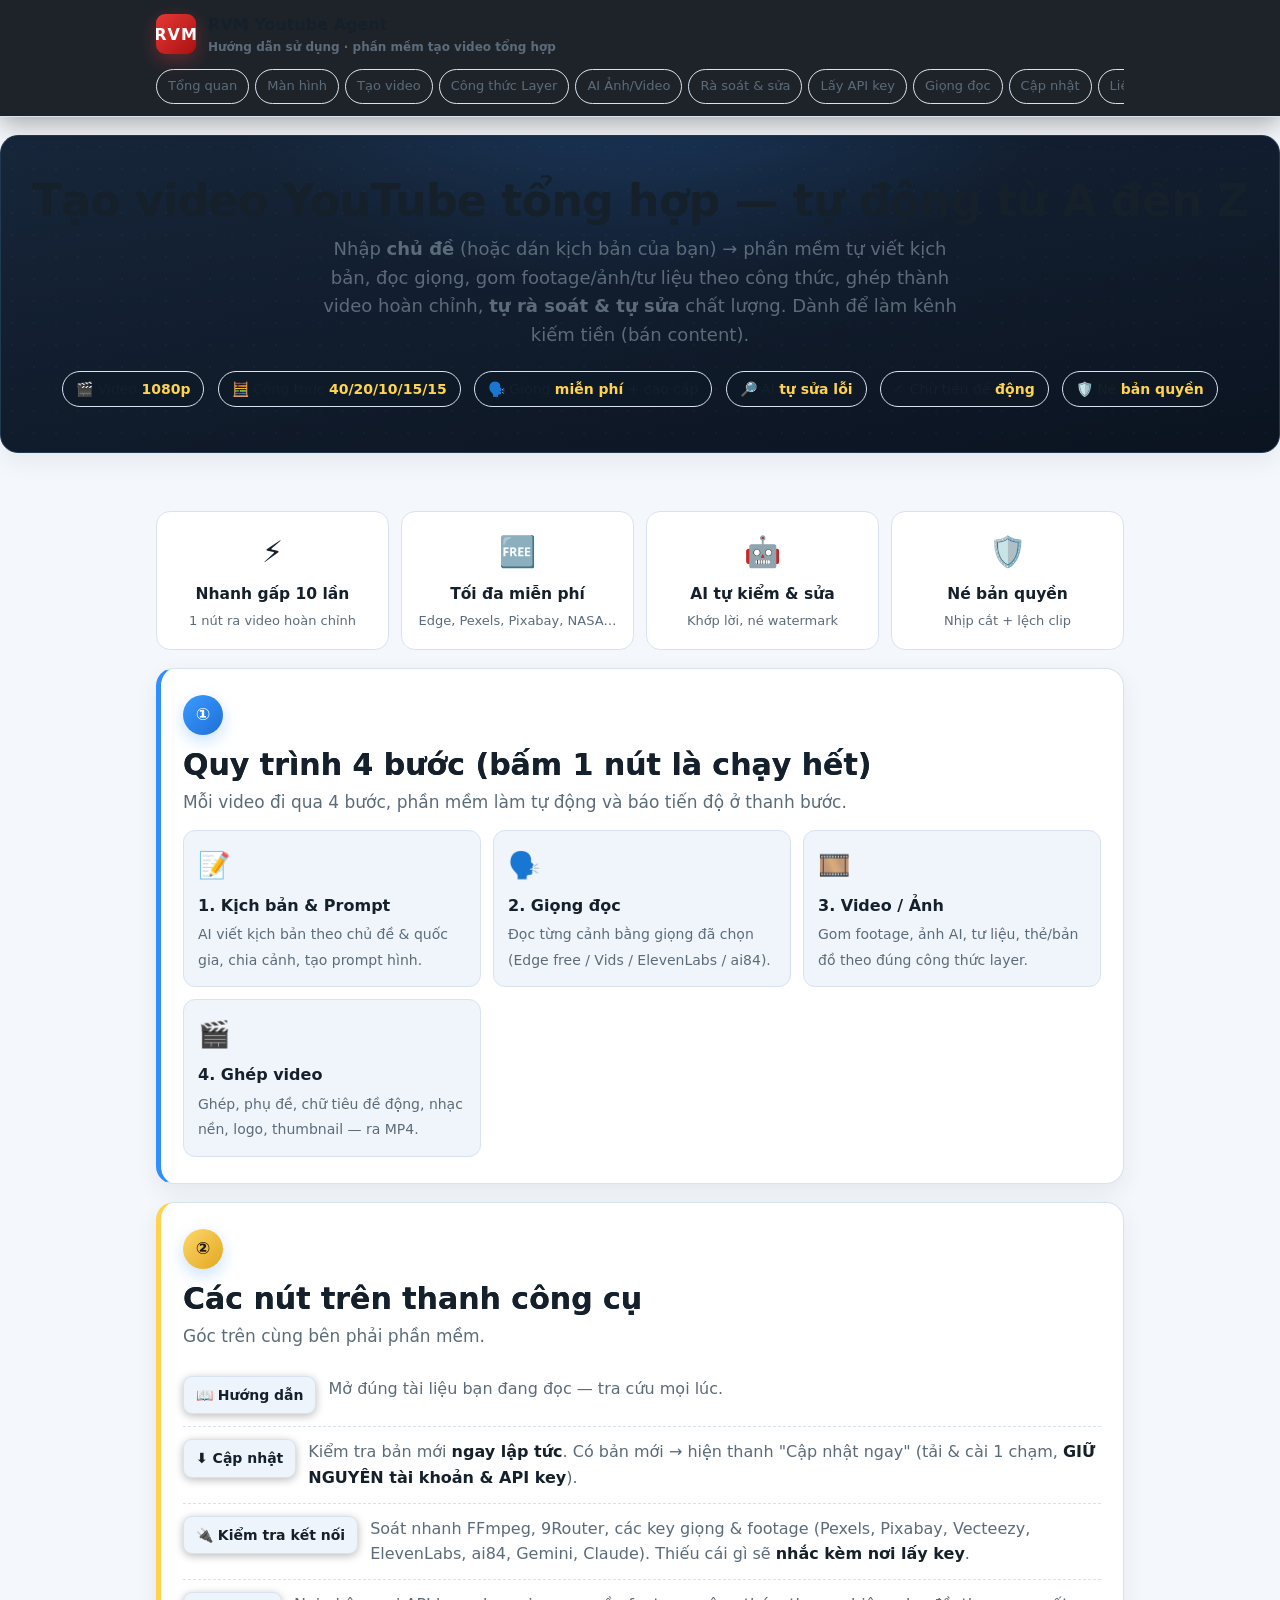
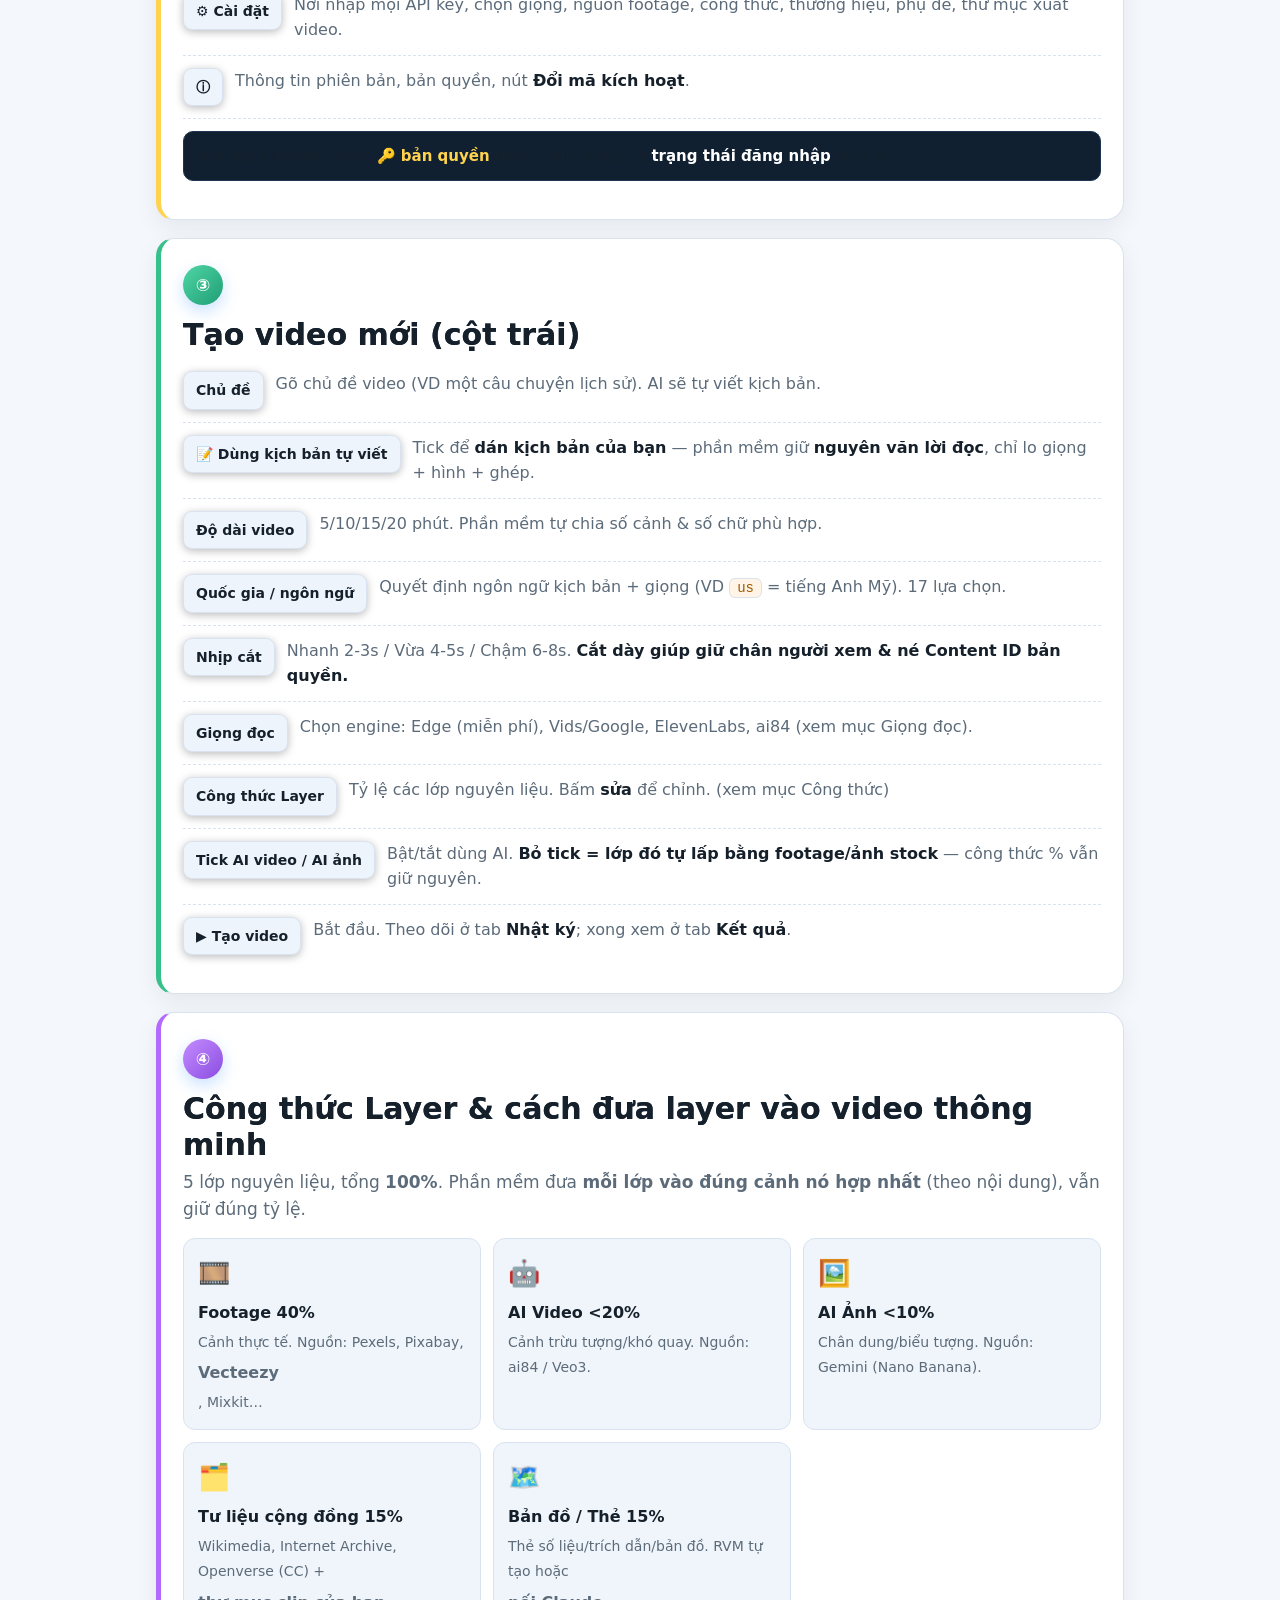
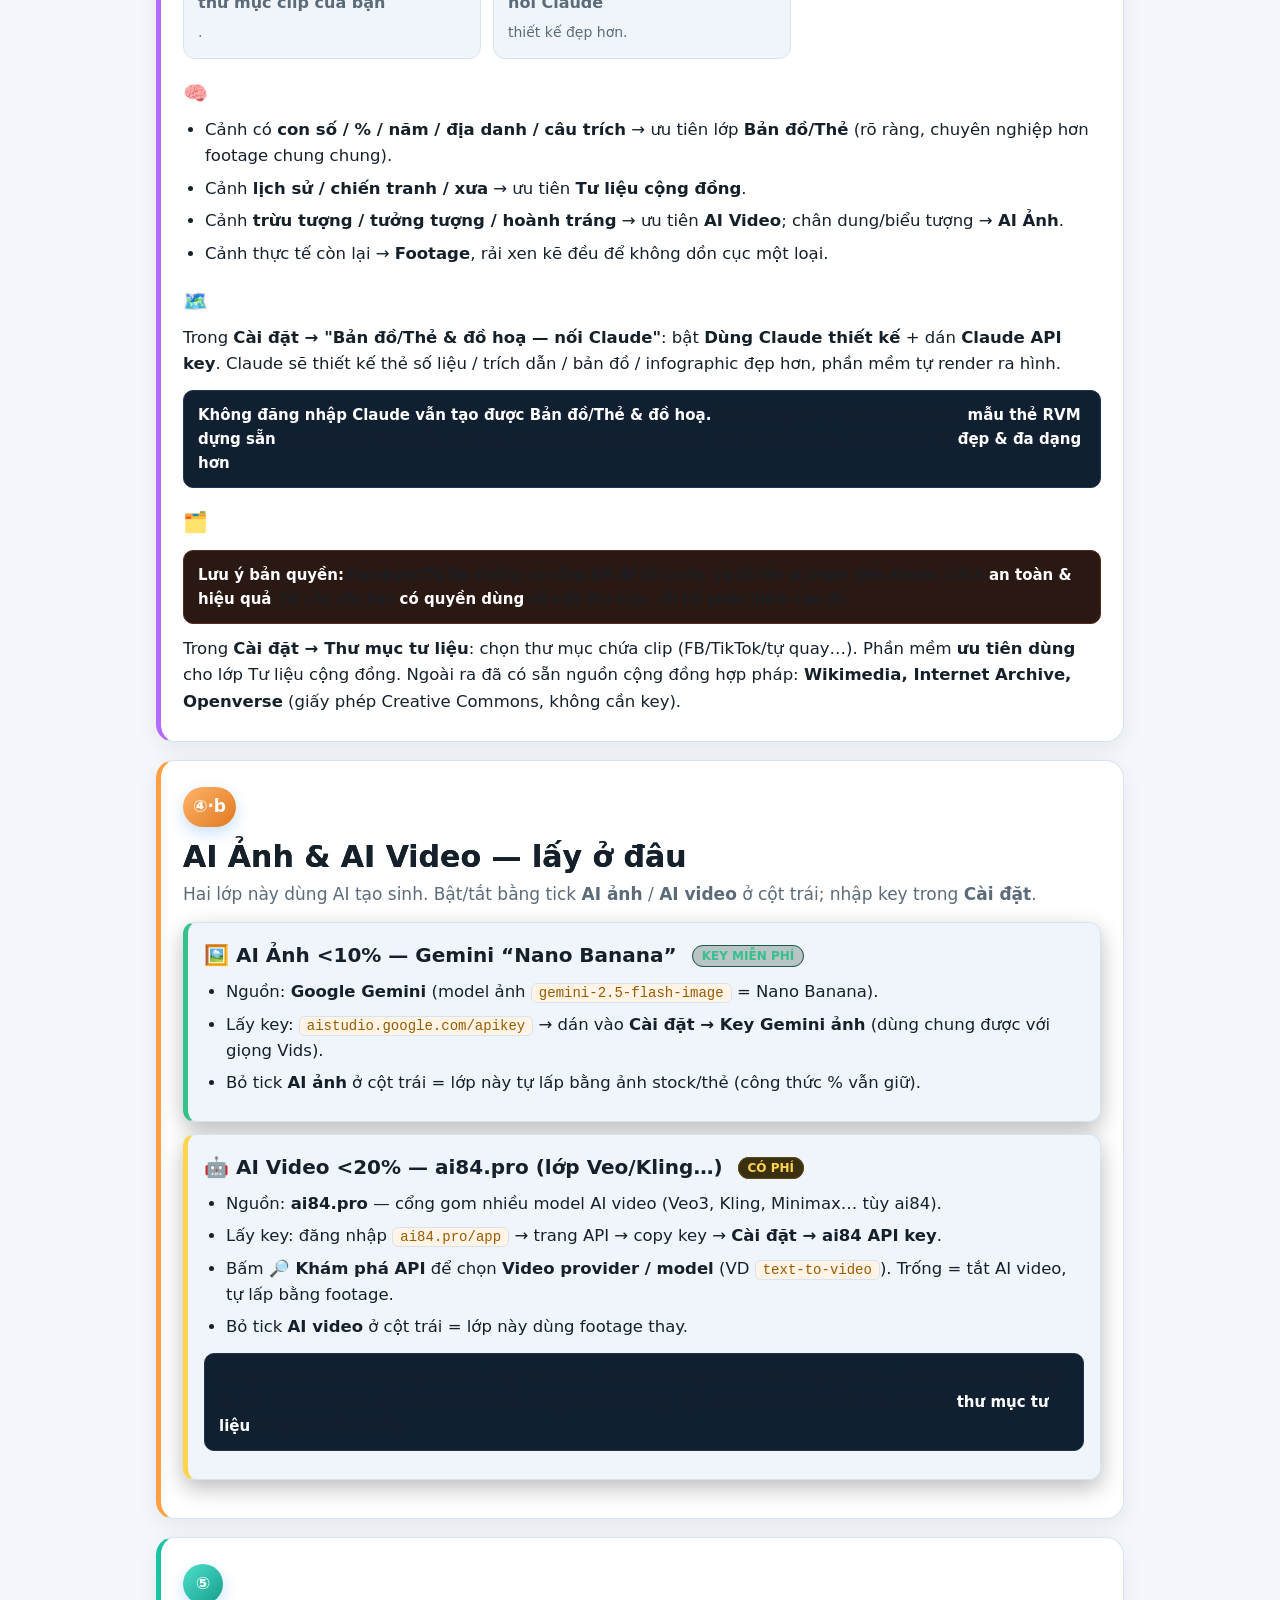
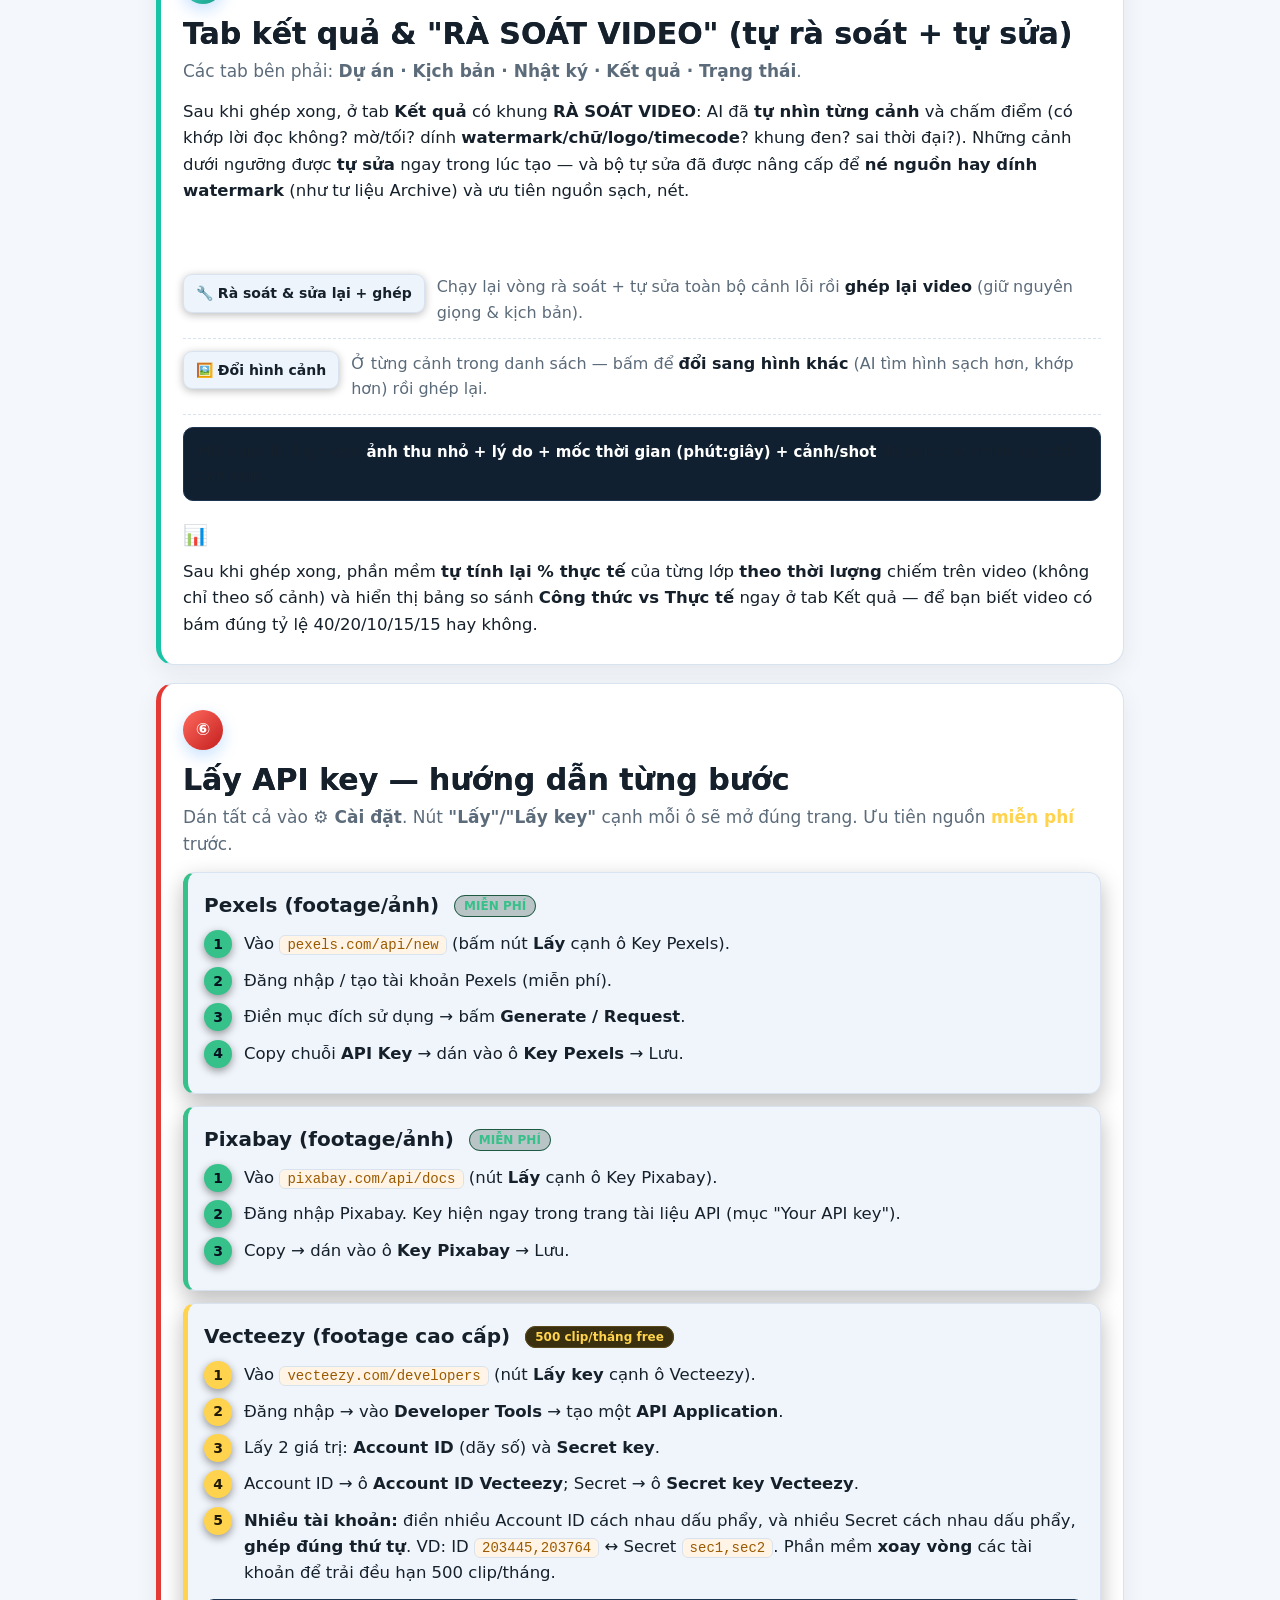
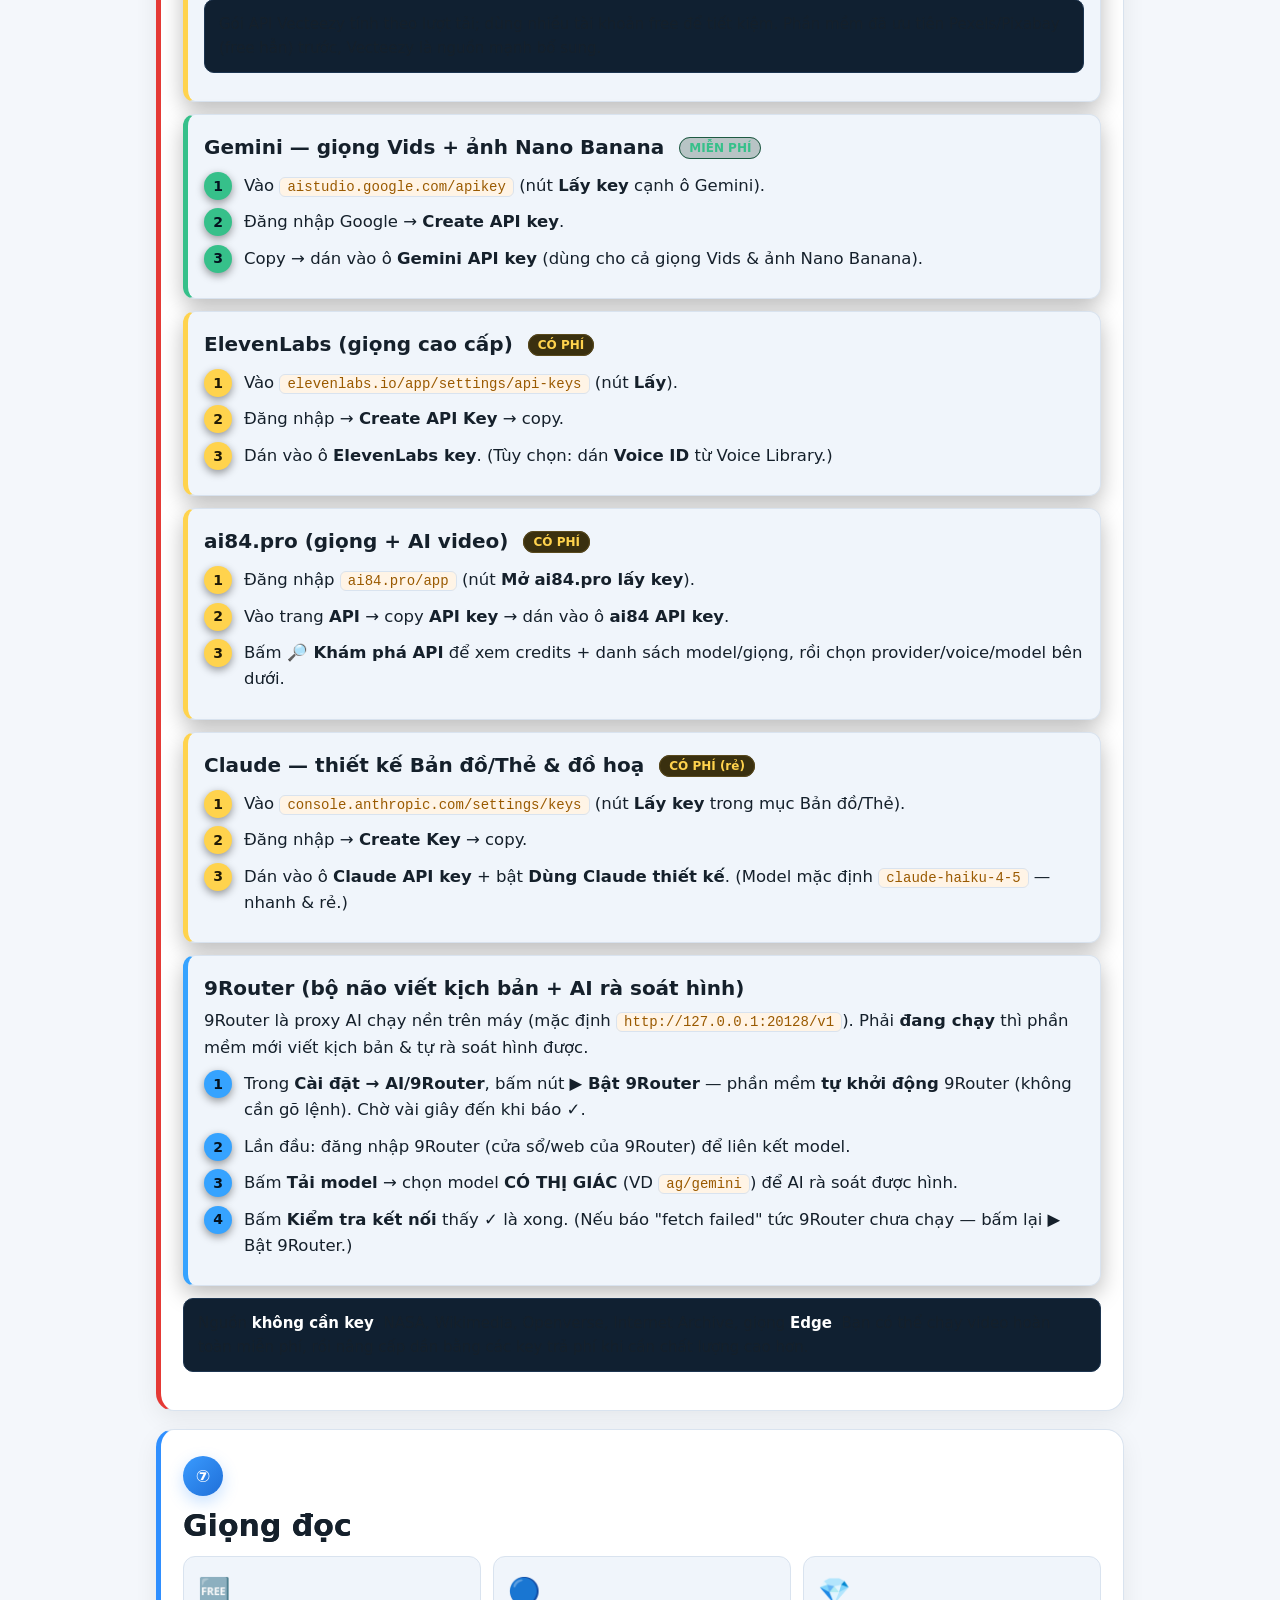
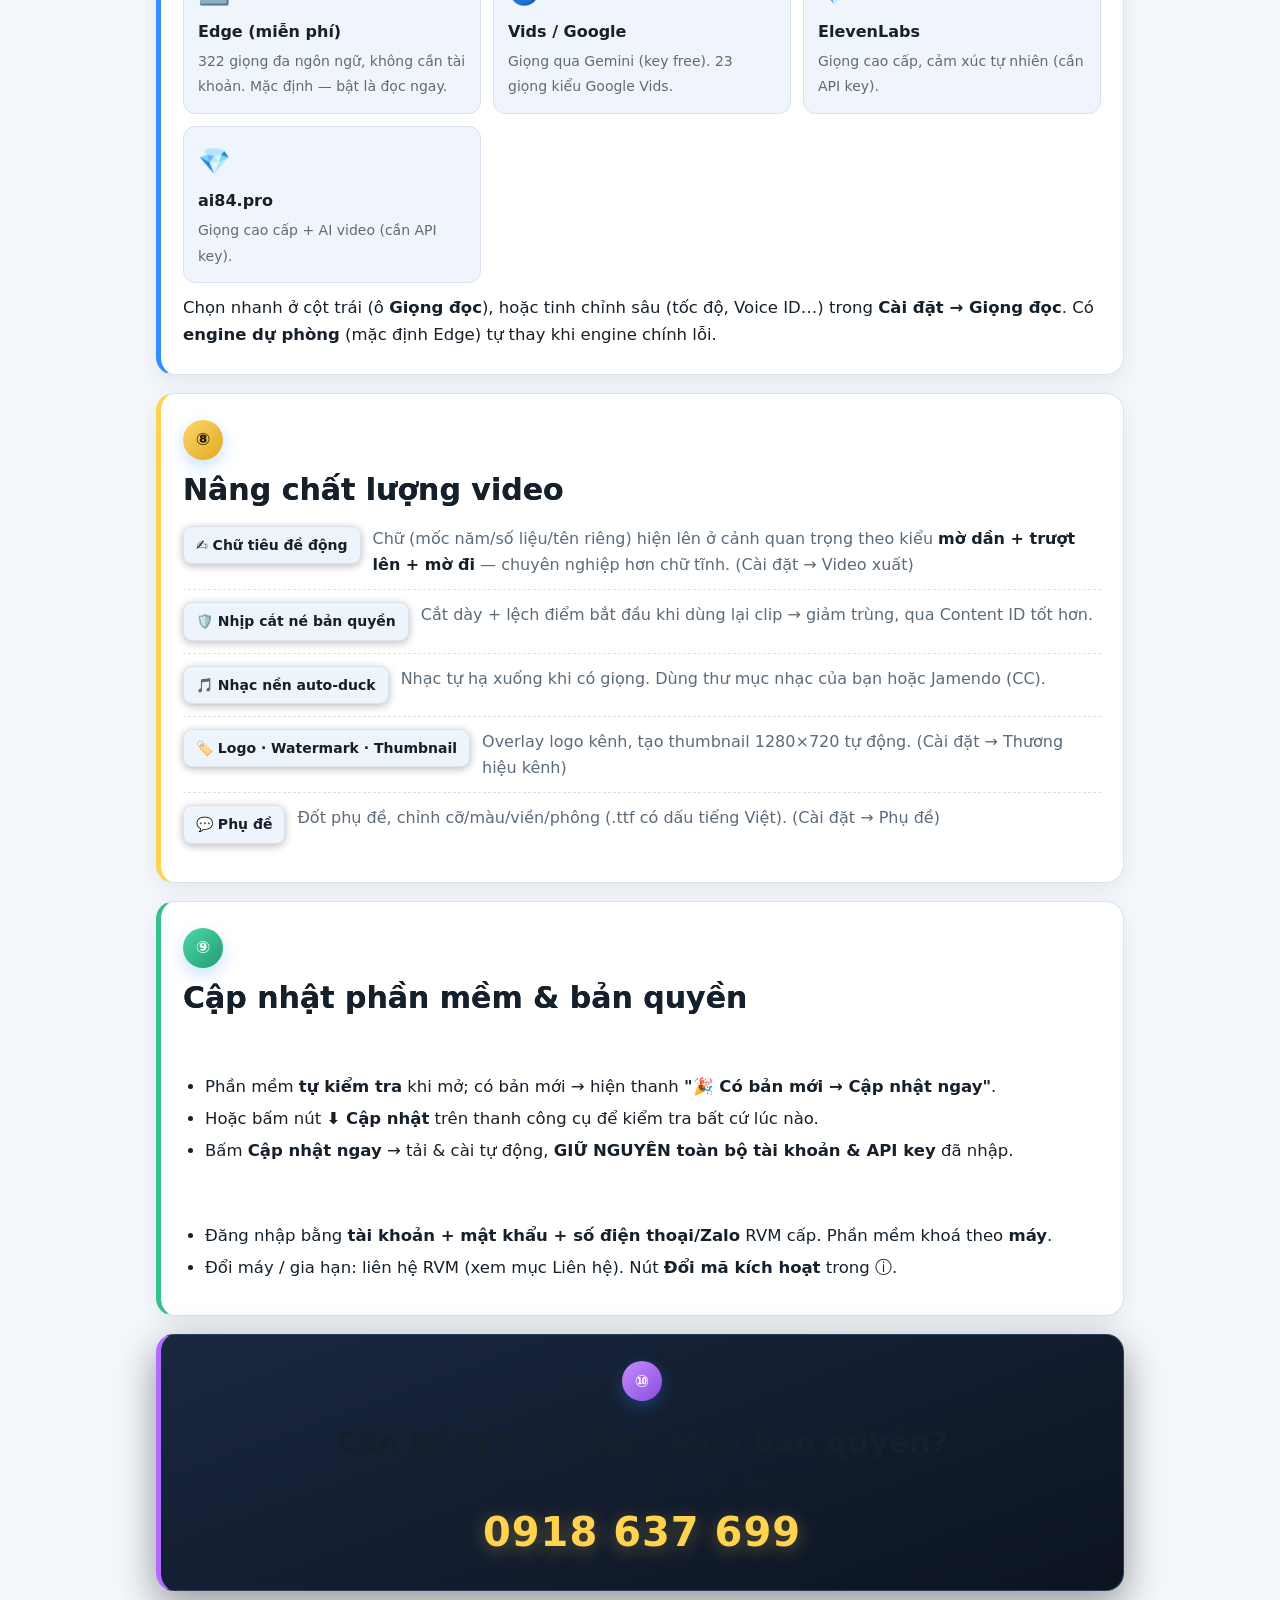
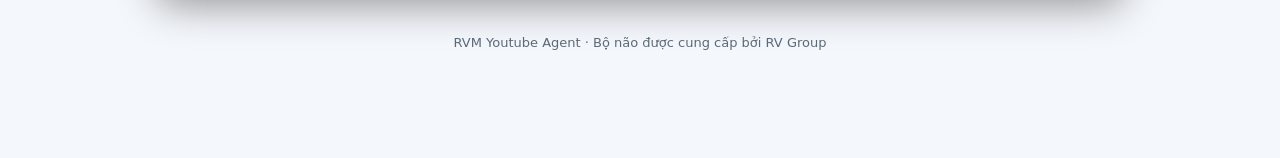
<file: huong-dan-youtube.html>
<!doctype html>
<html lang="vi">
<head>
<meta charset="utf-8">
<meta name="viewport" content="width=device-width, initial-scale=1, viewport-fit=cover">
<title>Hướng dẫn · RVM Youtube Agent</title>
<style>
:root{
  --bg:#0b1118; --panel:#111b26; --panel2:#0e1a26; --line:#20303f;
  --text:#eaf2fb; --muted:#9db2c8; --brand:#e53935; --brand2:#ff6b5e;
  --ok:#36c08a; --accent:#36a3ff; --gold:#ffd34d;
}
*{margin:0;padding:0;box-sizing:border-box}
html{scroll-behavior:smooth}
body{background:var(--bg);color:var(--text);font-family:'Segoe UI',system-ui,Arial,sans-serif;line-height:1.6;-webkit-text-size-adjust:100%}
a{color:var(--accent)}
/* ---- top bar ---- */
.top{position:sticky;top:0;z-index:20;background:rgba(11,17,24,.92);backdrop-filter:blur(8px);border-bottom:1px solid var(--line)}
.top-in{max-width:1000px;margin:0 auto;display:flex;align-items:center;gap:12px;padding:12px 16px;flex-wrap:wrap}
.logo{width:40px;height:40px;border-radius:9px;background:linear-gradient(135deg,var(--brand),#a11) ;display:flex;align-items:center;justify-content:center;font-weight:900;color:#fff;letter-spacing:1px;flex:0 0 auto;box-shadow:0 4px 14px #e5393540}
.brandname{font-weight:800;font-size:16px}
.brandname small{display:block;font-weight:600;color:var(--muted);font-size:12px}
.nav{display:flex;gap:6px;overflow-x:auto;margin-left:auto;-webkit-overflow-scrolling:touch;max-width:100%}
.nav a{white-space:nowrap;font-size:13px;color:var(--muted);text-decoration:none;padding:6px 11px;border-radius:999px;border:1px solid var(--line)}
.nav a:hover{color:#fff;border-color:var(--accent)}
/* ---- slides ---- */
.wrap{max-width:1000px;margin:0 auto;padding:22px 16px 80px}
.slide{background:var(--panel);border:1px solid var(--line);border-radius:18px;padding:26px 22px;margin:18px 0;scroll-margin-top:84px;box-shadow:0 10px 30px #0006}
.slide .no{display:inline-flex;align-items:center;justify-content:center;min-width:34px;height:34px;padding:0 10px;border-radius:999px;background:var(--brand);color:#fff;font-weight:800;font-size:15px;margin-bottom:12px}
.slide h2{font-size:clamp(22px,5vw,30px);line-height:1.2;margin-bottom:6px}
.slide .lead{color:var(--muted);font-size:clamp(15px,3.6vw,17px);margin-bottom:14px}
h3{font-size:clamp(17px,4vw,20px);margin:18px 0 8px;color:#fff}
p,li{font-size:clamp(15px,3.6vw,16.5px)}
ul,ol{padding-left:22px;margin:8px 0}
li{margin:6px 0}
.hero{background:linear-gradient(160deg,#17263a,#0c1420);text-align:center;padding:40px 22px}
.hero h1{font-size:clamp(26px,7vw,44px);line-height:1.12;margin-bottom:10px}
.hero p{color:var(--muted);font-size:clamp(15px,4vw,18px);max-width:640px;margin:0 auto}
.pill{display:inline-block;background:#0e1a26;border:1px solid var(--line);border-radius:999px;padding:6px 13px;margin:5px 4px;font-size:14px}
.pill b{color:var(--gold)}
/* feature cards */
.grid{display:grid;grid-template-columns:repeat(auto-fit,minmax(230px,1fr));gap:12px;margin-top:12px}
.card{background:var(--panel2);border:1px solid var(--line);border-radius:12px;padding:14px}
.card .ic{font-size:26px}
.card b{display:block;margin:6px 0 3px;font-size:16px}
.card span{color:var(--muted);font-size:14px}
/* button reference rows */
.btnrow{display:flex;gap:12px;align-items:flex-start;padding:12px 0;border-bottom:1px dashed var(--line)}
.btnrow:last-child{border-bottom:0}
.btnrow .b{flex:0 0 auto;background:#16263a;border:1px solid var(--line);border-radius:9px;padding:7px 12px;font-weight:700;white-space:nowrap;font-size:14px}
.btnrow .d{color:var(--muted)}
.btnrow .d b{color:var(--text)}
/* steps for API keys */
.api{background:var(--panel2);border:1px solid var(--line);border-left:5px solid var(--accent);border-radius:12px;padding:16px;margin:12px 0}
.api.free{border-left-color:var(--ok)} .api.paid{border-left-color:var(--gold)}
.api h4{font-size:clamp(17px,4.2vw,20px);margin-bottom:4px}
.api .tag{font-size:12px;font-weight:800;padding:3px 9px;border-radius:999px;margin-left:8px;vertical-align:middle}
.tag.free{background:#12302440;color:var(--ok);border:1px solid #1d5a42}
.tag.paid{background:#3a300f;color:var(--gold);border:1px solid #5a4a1d}
.api ol{counter-reset:s;list-style:none;padding-left:0;margin-top:8px}
.api ol li{counter-increment:s;position:relative;padding-left:40px;margin:10px 0}
.api ol li::before{content:counter(s);position:absolute;left:0;top:-1px;width:28px;height:28px;background:var(--accent);color:#04121f;border-radius:50%;display:flex;align-items:center;justify-content:center;font-weight:800;font-size:14px}
.api.free ol li::before{background:var(--ok)} .api.paid ol li::before{background:var(--gold);color:#201a06}
code{background:#06101a;border:1px solid var(--line);border-radius:6px;padding:1px 7px;font-size:14px;color:#ffd9a3;word-break:break-all}
.note{background:#102031;border:1px solid #1d3550;border-radius:10px;padding:12px 14px;margin:12px 0;font-size:15px}
.note.warn{background:#2a1813;border-color:#5a2a1d}
.note b{color:#fff}
.k{color:var(--gold);font-weight:700}
.contact{text-align:center;background:linear-gradient(160deg,#1a2740,#0c1420)}
.contact .big{font-size:clamp(22px,6vw,30px);font-weight:800;margin:6px 0}
.contact .phone{font-size:clamp(26px,8vw,40px);font-weight:900;color:var(--gold);letter-spacing:1px}
.foot{text-align:center;color:var(--muted);font-size:13px;padding:24px 16px}
/* dải lợi ích */
.benefits{display:grid;grid-template-columns:repeat(auto-fit,minmax(150px,1fr));gap:12px;margin:18px 0}
.benefit{background:var(--panel);border:1px solid var(--line);border-radius:14px;padding:16px;text-align:center}
.benefit .bi{font-size:30px}
.benefit b{display:block;margin-top:6px;font-size:15.5px}
.benefit span{color:var(--muted);font-size:13px}
/* hiệu ứng xuất hiện khi cuộn */
.reveal{opacity:0;transform:translateY(22px);transition:opacity .6s ease,transform .6s cubic-bezier(.2,.7,.2,1)}
.reveal.in{opacity:1;transform:none}
@media (prefers-reduced-motion: reduce){.reveal{opacity:1;transform:none;transition:none}}
.slide h2{background:linear-gradient(90deg,#fff,#cfe4ff);-webkit-background-clip:text;background-clip:text}
@media (prefers-color-scheme: light){.slide h2{background:linear-gradient(90deg,#15202b,#2a5a8f);-webkit-background-clip:text;background-clip:text}}
/* light mode */
@media (prefers-color-scheme: light){
  :root{--bg:#f4f7fb;--panel:#fff;--panel2:#f0f5fb;--line:#d9e3ef;--text:#15202b;--muted:#5c6b7a}
  .slide{box-shadow:0 8px 24px #0001}
  code{background:#fff4e6;color:#9a5a00}
}
</style>

<!-- ===== LỚP THIẾT KẾ PREMIUM (đè lên style cơ bản) ===== -->
<style>
:root{ --c1:#2f8fff; --c2:#ffd34d; --c3:#36c08a; --c4:#b36bff; --c5:#ff9f43; --c6:#19c3a6; --c7:#e53935; }
body{background:
  radial-gradient(900px 500px at 85% -5%, #16304d55, transparent 60%),
  radial-gradient(800px 520px at -10% 10%, #2a174033, transparent 55%),
  var(--bg);}
#progress{position:fixed;top:0;left:0;height:3px;width:0;z-index:40;
  background:linear-gradient(90deg,#e53935,#ff9f43,#ffd34d);box-shadow:0 0 10px #e5393566;transition:width .1s}
.top{box-shadow:0 6px 24px #0005}
.logo{box-shadow:0 6px 18px #e5393555;position:relative;overflow:hidden}
.nav a{transition:.15s}
.nav a:hover{background:var(--accent);border-color:var(--accent);color:#fff}
.hero{background:
  radial-gradient(700px 360px at 50% -20%, #2f8fff33, transparent 60%),
  linear-gradient(170deg,#17263a,#0b1320);border:1px solid #203a52;position:relative;overflow:hidden}
.hero::before{content:'';position:absolute;inset:0;background-image:radial-gradient(#ffffff0d 1px,transparent 1px);background-size:22px 22px;opacity:.5}
.hero>*{position:relative}
.hero h1{letter-spacing:-.5px}
.pill{background:#0e1a2688;transition:.15s}
.pill:hover{border-color:var(--accent);transform:translateY(-2px)}
.benefit{background:linear-gradient(160deg,var(--panel),#0c1621);transition:.18s}
.benefit:hover{transform:translateY(-3px);border-color:#2f6fb0;box-shadow:0 12px 26px #0006}
.slide{position:relative;transition:.18s}
.wrap .slide{border-left:5px solid var(--c1)}
.slide .no{background:linear-gradient(135deg,var(--c1),#1f6fd8);box-shadow:0 6px 16px #2f8fff44;font-size:17px;min-width:40px;height:40px}
.wrap .slide:nth-of-type(7n+1){border-left-color:var(--c1)} .wrap .slide:nth-of-type(7n+1) .no{background:linear-gradient(135deg,#3a9bff,#1f6fd8)}
.wrap .slide:nth-of-type(7n+2){border-left-color:var(--c2)} .wrap .slide:nth-of-type(7n+2) .no{background:linear-gradient(135deg,#ffd76b,#e0a81f);color:#201a06}
.wrap .slide:nth-of-type(7n+3){border-left-color:var(--c3)} .wrap .slide:nth-of-type(7n+3) .no{background:linear-gradient(135deg,#4fd6a6,#1f9e74)}
.wrap .slide:nth-of-type(7n+4){border-left-color:var(--c4)} .wrap .slide:nth-of-type(7n+4) .no{background:linear-gradient(135deg,#c48cff,#8a4de0)}
.wrap .slide:nth-of-type(7n+5){border-left-color:var(--c5)} .wrap .slide:nth-of-type(7n+5) .no{background:linear-gradient(135deg,#ffb36b,#e07a1f)}
.wrap .slide:nth-of-type(7n+6){border-left-color:var(--c6)} .wrap .slide:nth-of-type(7n+6) .no{background:linear-gradient(135deg,#4fe0cc,#149e8a)}
.wrap .slide:nth-of-type(7n+7){border-left-color:var(--c7)} .wrap .slide:nth-of-type(7n+7) .no{background:linear-gradient(135deg,#ff6b5e,#c41e1e)}
.card{transition:.16s}
.card:hover{transform:translateY(-3px);border-color:#2f6fb0;box-shadow:0 12px 26px #0006}
.btnrow .b{background:linear-gradient(135deg,#1a2e45,#132131);box-shadow:0 2px 8px #0004}
.api{box-shadow:0 8px 22px #0004}
.api ol li::before{box-shadow:0 3px 8px #0006}
.contact{border:1px solid #2a3f60;box-shadow:0 14px 40px #0006}
.contact .phone{text-shadow:0 4px 18px #ffd34d55}
@media (prefers-color-scheme: light){
  body{background:radial-gradient(900px 500px at 85% -5%,#dbe8fa,transparent 60%),var(--bg)}
  .btnrow .b{background:#eef4fb;color:#15202b}
  .benefit{background:#fff}
}
</style>
</head>
<body>
<div id="progress"></div>

<div class="top">
  <div class="top-in">
    <div class="logo">RVM</div>
    <div class="brandname">RVM Youtube Agent<small>Hướng dẫn sử dụng · phần mềm tạo video tổng hợp</small></div>
    <nav class="nav">
      <a href="#tongquan">Tổng quan</a>
      <a href="#manhinh">Màn hình</a>
      <a href="#taovideo">Tạo video</a>
      <a href="#congthuc">Công thức Layer</a>
      <a href="#aimedia">AI Ảnh/Video</a>
      <a href="#rasoat">Rà soát & sửa</a>
      <a href="#apikey">Lấy API key</a>
      <a href="#giong">Giọng đọc</a>
      <a href="#capnhat">Cập nhật</a>
      <a href="#lienhe">Liên hệ</a>
    </nav>
  </div>
</div>

<section class="slide hero" id="tongquan">
  <h1>Tạo video YouTube tổng hợp — tự động từ A đến Z</h1>
  <p>Nhập <b>chủ đề</b> (hoặc dán kịch bản của bạn) → phần mềm tự viết kịch bản, đọc giọng, gom footage/ảnh/tư liệu theo công thức, ghép thành video hoàn chỉnh, <b>tự rà soát &amp; tự sửa</b> chất lượng. Dành để làm kênh kiếm tiền (bán content).</p>
  <div style="margin-top:16px">
    <span class="pill">🎬 Video <b>1080p</b></span>
    <span class="pill">🧮 Công thức <b>40/20/10/15/15</b></span>
    <span class="pill">🗣️ Giọng <b>miễn phí</b> + cao cấp</span>
    <span class="pill">🔎 AI <b>tự sửa lỗi</b></span>
    <span class="pill">✍️ Chữ tiêu đề <b>động</b></span>
    <span class="pill">🛡️ Né <b>bản quyền</b></span>
  </div>
</section>

<div class="wrap">

  <div class="benefits">
    <div class="benefit"><div class="bi">⚡</div><b>Nhanh gấp 10 lần</b><span>1 nút ra video hoàn chỉnh</span></div>
    <div class="benefit"><div class="bi">🆓</div><b>Tối đa miễn phí</b><span>Edge, Pexels, Pixabay, NASA…</span></div>
    <div class="benefit"><div class="bi">🤖</div><b>AI tự kiểm &amp; sửa</b><span>Khớp lời, né watermark</span></div>
    <div class="benefit"><div class="bi">🛡️</div><b>Né bản quyền</b><span>Nhịp cắt + lệch clip</span></div>
  </div>

  <!-- QUY TRÌNH -->
  <section class="slide">
    <span class="no">①</span>
    <h2>Quy trình 4 bước (bấm 1 nút là chạy hết)</h2>
    <p class="lead">Mỗi video đi qua 4 bước, phần mềm làm tự động và báo tiến độ ở thanh bước.</p>
    <div class="grid">
      <div class="card"><div class="ic">📝</div><b>1. Kịch bản &amp; Prompt</b><span>AI viết kịch bản theo chủ đề &amp; quốc gia, chia cảnh, tạo prompt hình.</span></div>
      <div class="card"><div class="ic">🗣️</div><b>2. Giọng đọc</b><span>Đọc từng cảnh bằng giọng đã chọn (Edge free / Vids / ElevenLabs / ai84).</span></div>
      <div class="card"><div class="ic">🎞️</div><b>3. Video / Ảnh</b><span>Gom footage, ảnh AI, tư liệu, thẻ/bản đồ theo đúng công thức layer.</span></div>
      <div class="card"><div class="ic">🎬</div><b>4. Ghép video</b><span>Ghép, phụ đề, chữ tiêu đề động, nhạc nền, logo, thumbnail — ra MP4.</span></div>
    </div>
  </section>

  <!-- MÀN HÌNH -->
  <section class="slide" id="manhinh">
    <span class="no">②</span>
    <h2>Các nút trên thanh công cụ</h2>
    <p class="lead">Góc trên cùng bên phải phần mềm.</p>
    <div class="btnrow"><span class="b">📖 Hướng dẫn</span><div class="d">Mở đúng tài liệu bạn đang đọc — tra cứu mọi lúc.</div></div>
    <div class="btnrow"><span class="b">⬇️ Cập nhật</span><div class="d">Kiểm tra bản mới <b>ngay lập tức</b>. Có bản mới → hiện thanh "Cập nhật ngay" (tải &amp; cài 1 chạm, <b>GIỮ NGUYÊN tài khoản &amp; API key</b>).</div></div>
    <div class="btnrow"><span class="b">🔌 Kiểm tra kết nối</span><div class="d">Soát nhanh FFmpeg, 9Router, các key giọng &amp; footage (Pexels, Pixabay, Vecteezy, ElevenLabs, ai84, Gemini, Claude). Thiếu cái gì sẽ <b>nhắc kèm nơi lấy key</b>.</div></div>
    <div class="btnrow"><span class="b">⚙️ Cài đặt</span><div class="d">Nơi nhập mọi API key, chọn giọng, nguồn footage, công thức, thương hiệu, phụ đề, thư mục xuất video.</div></div>
    <div class="btnrow"><span class="b">ⓘ</span><div class="d">Thông tin phiên bản, bản quyền, nút <b>Đổi mã kích hoạt</b>.</div></div>
    <div class="note">Hai huy hiệu bên cạnh: <span class="k">🔑 bản quyền</span> (tên + hạn dùng) và <b>trạng thái đăng nhập</b> dịch vụ.</div>
  </section>

  <!-- TẠO VIDEO -->
  <section class="slide" id="taovideo">
    <span class="no">③</span>
    <h2>Tạo video mới (cột trái)</h2>
    <div class="btnrow"><span class="b">Chủ đề</span><div class="d">Gõ chủ đề video (VD một câu chuyện lịch sử). AI sẽ tự viết kịch bản.</div></div>
    <div class="btnrow"><span class="b">📝 Dùng kịch bản tự viết</span><div class="d">Tick để <b>dán kịch bản của bạn</b> — phần mềm giữ <b>nguyên văn lời đọc</b>, chỉ lo giọng + hình + ghép.</div></div>
    <div class="btnrow"><span class="b">Độ dài video</span><div class="d">5/10/15/20 phút. Phần mềm tự chia số cảnh &amp; số chữ phù hợp.</div></div>
    <div class="btnrow"><span class="b">Quốc gia / ngôn ngữ</span><div class="d">Quyết định ngôn ngữ kịch bản + giọng (VD <code>us</code> = tiếng Anh Mỹ). 17 lựa chọn.</div></div>
    <div class="btnrow"><span class="b">Nhịp cắt</span><div class="d">Nhanh 2-3s / Vừa 4-5s / Chậm 6-8s. <b>Cắt dày giúp giữ chân người xem &amp; né Content ID bản quyền.</b></div></div>
    <div class="btnrow"><span class="b">Giọng đọc</span><div class="d">Chọn engine: Edge (miễn phí), Vids/Google, ElevenLabs, ai84 (xem mục Giọng đọc).</div></div>
    <div class="btnrow"><span class="b">Công thức Layer</span><div class="d">Tỷ lệ các lớp nguyên liệu. Bấm <b>sửa</b> để chỉnh. (xem mục Công thức)</div></div>
    <div class="btnrow"><span class="b">Tick AI video / AI ảnh</span><div class="d">Bật/tắt dùng AI. <b>Bỏ tick = lớp đó tự lấp bằng footage/ảnh stock</b> — công thức % vẫn giữ nguyên.</div></div>
    <div class="btnrow"><span class="b">▶ Tạo video</span><div class="d">Bắt đầu. Theo dõi ở tab <b>Nhật ký</b>; xong xem ở tab <b>Kết quả</b>.</div></div>
  </section>

  <!-- CÔNG THỨC -->
  <section class="slide" id="congthuc">
    <span class="no">④</span>
    <h2>Công thức Layer &amp; cách đưa layer vào video thông minh</h2>
    <p class="lead">5 lớp nguyên liệu, tổng <b>100%</b>. Phần mềm đưa <b>mỗi lớp vào đúng cảnh nó hợp nhất</b> (theo nội dung), vẫn giữ đúng tỷ lệ.</p>
    <div class="grid">
      <div class="card"><div class="ic">🎞️</div><b>Footage 40%</b><span>Cảnh thực tế. Nguồn: Pexels, Pixabay, <b>Vecteezy</b>, Mixkit…</span></div>
      <div class="card"><div class="ic">🤖</div><b>AI Video &lt;20%</b><span>Cảnh trừu tượng/khó quay. Nguồn: ai84 / Veo3.</span></div>
      <div class="card"><div class="ic">🖼️</div><b>AI Ảnh &lt;10%</b><span>Chân dung/biểu tượng. Nguồn: Gemini (Nano Banana).</span></div>
      <div class="card"><div class="ic">🗂️</div><b>Tư liệu cộng đồng 15%</b><span>Wikimedia, Internet Archive, Openverse (CC) + <b>thư mục clip của bạn</b>.</span></div>
      <div class="card"><div class="ic">🗺️</div><b>Bản đồ / Thẻ 15%</b><span>Thẻ số liệu/trích dẫn/bản đồ. RVM tự tạo hoặc <b>nối Claude</b> thiết kế đẹp hơn.</span></div>
    </div>
    <h3>🧠 Đưa layer vào video thông minh (tự động)</h3>
    <ul>
      <li>Cảnh có <b>con số / % / năm / địa danh / câu trích</b> → ưu tiên lớp <b>Bản đồ/Thẻ</b> (rõ ràng, chuyên nghiệp hơn footage chung chung).</li>
      <li>Cảnh <b>lịch sử / chiến tranh / xưa</b> → ưu tiên <b>Tư liệu cộng đồng</b>.</li>
      <li>Cảnh <b>trừu tượng / tưởng tượng / hoành tráng</b> → ưu tiên <b>AI Video</b>; chân dung/biểu tượng → <b>AI Ảnh</b>.</li>
      <li>Cảnh thực tế còn lại → <b>Footage</b>, rải xen kẽ đều để không dồn cục một loại.</li>
    </ul>
    <h3>🗺️ Nối Claude cho lớp Bản đồ/Thẻ &amp; đồ hoạ</h3>
    <p>Trong <b>Cài đặt → "Bản đồ/Thẻ &amp; đồ hoạ — nối Claude"</b>: bật <b>Dùng Claude thiết kế</b> + dán <b>Claude API key</b>. Claude sẽ thiết kế thẻ số liệu / trích dẫn / bản đồ / infographic đẹp hơn, phần mềm tự render ra hình.</p>
    <div class="note"><b>Không đăng nhập Claude vẫn tạo được Bản đồ/Thẻ &amp; đồ hoạ.</b> Không có key → phần mềm dùng <b>mẫu thẻ RVM dựng sẵn</b> (thẻ số liệu, trích dẫn, bản đồ, tiêu đề). Lớp 15% vẫn đủ, không thiếu cảnh. Claude chỉ để <b>đẹp &amp; đa dạng hơn</b>.</div>
    <h3>🗂️ Tư liệu cộng đồng (Facebook / TikTok / nguồn khác)</h3>
    <div class="note warn"><b>Lưu ý bản quyền:</b> Facebook/TikTok không có cổng API để tải tự do, và tải lén vi phạm điều khoản. Cách <b>an toàn &amp; hiệu quả</b>: tải các clip bạn <b>có quyền dùng</b> về một thư mục, rồi trỏ phần mềm vào đó.</div>
    <p>Trong <b>Cài đặt → Thư mục tư liệu</b>: chọn thư mục chứa clip (FB/TikTok/tự quay…). Phần mềm <b>ưu tiên dùng</b> cho lớp Tư liệu cộng đồng. Ngoài ra đã có sẵn nguồn cộng đồng hợp pháp: <b>Wikimedia, Internet Archive, Openverse</b> (giấy phép Creative Commons, không cần key).</p>
  </section>

  <!-- AI ẢNH & AI VIDEO -->
  <section class="slide" id="aimedia">
    <span class="no">④·b</span>
    <h2>AI Ảnh &amp; AI Video — lấy ở đâu</h2>
    <p class="lead">Hai lớp này dùng AI tạo sinh. Bật/tắt bằng tick <b>AI ảnh</b> / <b>AI video</b> ở cột trái; nhập key trong <b>Cài đặt</b>.</p>
    <div class="api free">
      <h4>🖼️ AI Ảnh &lt;10% — Gemini “Nano Banana” <span class="tag free">KEY MIỄN PHÍ</span></h4>
      <ul>
        <li>Nguồn: <b>Google Gemini</b> (model ảnh <code>gemini-2.5-flash-image</code> = Nano Banana).</li>
        <li>Lấy key: <code>aistudio.google.com/apikey</code> → dán vào <b>Cài đặt → Key Gemini ảnh</b> (dùng chung được với giọng Vids).</li>
        <li>Bỏ tick <b>AI ảnh</b> ở cột trái = lớp này tự lấp bằng ảnh stock/thẻ (công thức % vẫn giữ).</li>
      </ul>
    </div>
    <div class="api paid">
      <h4>🤖 AI Video &lt;20% — ai84.pro (lớp Veo/Kling…) <span class="tag paid">CÓ PHÍ</span></h4>
      <ul>
        <li>Nguồn: <b>ai84.pro</b> — cổng gom nhiều model AI video (Veo3, Kling, Minimax… tùy ai84).</li>
        <li>Lấy key: đăng nhập <code>ai84.pro/app</code> → trang API → copy key → <b>Cài đặt → ai84 API key</b>.</li>
        <li>Bấm <b>🔎 Khám phá API</b> để chọn <b>Video provider / model</b> (VD <code>text-to-video</code>). Trống = tắt AI video, tự lấp bằng footage.</li>
        <li>Bỏ tick <b>AI video</b> ở cột trái = lớp này dùng footage thay.</li>
      </ul>
      <div class="note">Google Veo/Flow (flow.google.com) chạy trên web, chưa có cổng API mở để tự động hoá — nên AI video tự động đi qua ai84 (đã gồm lớp Veo). Nếu muốn dùng Veo thủ công, bạn render trên Flow rồi thả clip vào <b>thư mục tư liệu</b> để phần mềm dùng.</div>
    </div>
  </section>

  <!-- RÀ SOÁT -->
  <section class="slide" id="rasoat">
    <span class="no">⑤</span>
    <h2>Tab kết quả &amp; "RÀ SOÁT VIDEO" (tự rà soát + tự sửa)</h2>
    <p class="lead">Các tab bên phải: <b>Dự án · Kịch bản · Nhật ký · Kết quả · Trạng thái</b>.</p>
    <p>Sau khi ghép xong, ở tab <b>Kết quả</b> có khung <b>RÀ SOÁT VIDEO</b>: AI đã <b>tự nhìn từng cảnh</b> và chấm điểm (có khớp lời đọc không? mờ/tối? dính <b>watermark/chữ/logo/timecode</b>? khung đen? sai thời đại?). Những cảnh dưới ngưỡng được <b>tự sửa</b> ngay trong lúc tạo — và bộ tự sửa đã được nâng cấp để <b>né nguồn hay dính watermark</b> (như tư liệu Archive) và ưu tiên nguồn sạch, nét.</p>
    <h3>Bạn còn 2 nút để chủ động</h3>
    <div class="btnrow"><span class="b">🔧 Rà soát &amp; sửa lại + ghép</span><div class="d">Chạy lại vòng rà soát + tự sửa toàn bộ cảnh lỗi rồi <b>ghép lại video</b> (giữ nguyên giọng &amp; kịch bản).</div></div>
    <div class="btnrow"><span class="b">🖼️ Đổi hình cảnh</span><div class="d">Ở từng cảnh trong danh sách — bấm để <b>đổi sang hình khác</b> (AI tìm hình sạch hơn, khớp hơn) rồi ghép lại.</div></div>
    <div class="note">Mỗi cảnh lỗi hiện kèm <b>ảnh thu nhỏ + lý do + mốc thời gian (phút:giây) + cảnh/shot</b> để bạn biết chính xác chỗ cần xem.</div>
    <h3>📊 Tỷ lệ layer THỰC TẾ</h3>
    <p>Sau khi ghép xong, phần mềm <b>tự tính lại % thực tế</b> của từng lớp <b>theo thời lượng</b> chiếm trên video (không chỉ theo số cảnh) và hiển thị bảng so sánh <b>Công thức vs Thực tế</b> ngay ở tab Kết quả — để bạn biết video có bám đúng tỷ lệ 40/20/10/15/15 hay không.</p>
  </section>

  <!-- API KEYS -->
  <section class="slide" id="apikey">
    <span class="no">⑥</span>
    <h2>Lấy API key — hướng dẫn từng bước</h2>
    <p class="lead">Dán tất cả vào <b>⚙️ Cài đặt</b>. Nút <b>"Lấy"/"Lấy key"</b> cạnh mỗi ô sẽ mở đúng trang. Ưu tiên nguồn <span class="k">miễn phí</span> trước.</p>

    <div class="api free">
      <h4>Pexels (footage/ảnh) <span class="tag free">MIỄN PHÍ</span></h4>
      <ol>
        <li>Vào <code>pexels.com/api/new</code> (bấm nút <b>Lấy</b> cạnh ô Key Pexels).</li>
        <li>Đăng nhập / tạo tài khoản Pexels (miễn phí).</li>
        <li>Điền mục đích sử dụng → bấm <b>Generate / Request</b>.</li>
        <li>Copy chuỗi <b>API Key</b> → dán vào ô <b>Key Pexels</b> → Lưu.</li>
      </ol>
    </div>

    <div class="api free">
      <h4>Pixabay (footage/ảnh) <span class="tag free">MIỄN PHÍ</span></h4>
      <ol>
        <li>Vào <code>pixabay.com/api/docs</code> (nút <b>Lấy</b> cạnh ô Key Pixabay).</li>
        <li>Đăng nhập Pixabay. Key hiện ngay trong trang tài liệu API (mục "Your API key").</li>
        <li>Copy → dán vào ô <b>Key Pixabay</b> → Lưu.</li>
      </ol>
    </div>

    <div class="api paid">
      <h4>Vecteezy (footage cao cấp) <span class="tag paid">500 clip/tháng free</span></h4>
      <ol>
        <li>Vào <code>vecteezy.com/developers</code> (nút <b>Lấy key</b> cạnh ô Vecteezy).</li>
        <li>Đăng nhập → vào <b>Developer Tools</b> → tạo một <b>API Application</b>.</li>
        <li>Lấy 2 giá trị: <b>Account ID</b> (dãy số) và <b>Secret key</b>.</li>
        <li>Account ID → ô <b>Account ID Vecteezy</b>; Secret → ô <b>Secret key Vecteezy</b>.</li>
        <li><b>Nhiều tài khoản:</b> điền nhiều Account ID cách nhau dấu phẩy, và nhiều Secret cách nhau dấu phẩy, <b>ghép đúng thứ tự</b>. VD: ID <code>203445,203764</code> ↔ Secret <code>sec1,sec2</code>. Phần mềm <b>xoay vòng</b> các tài khoản để trải đều hạn 500 clip/tháng.</li>
      </ol>
      <div class="note">Gói API Vecteezy tính theo lượt tải; dùng nhiều tài khoản free để tiết kiệm. Phần mềm đã ưu tiên Pexels/Pixabay (free hẳn) trước, Vecteezy là nguồn mạnh bổ sung.</div>
    </div>

    <div class="api free">
      <h4>Gemini — giọng Vids + ảnh Nano Banana <span class="tag free">MIỄN PHÍ</span></h4>
      <ol>
        <li>Vào <code>aistudio.google.com/apikey</code> (nút <b>Lấy key</b> cạnh ô Gemini).</li>
        <li>Đăng nhập Google → <b>Create API key</b>.</li>
        <li>Copy → dán vào ô <b>Gemini API key</b> (dùng cho cả giọng Vids &amp; ảnh Nano Banana).</li>
      </ol>
    </div>

    <div class="api paid">
      <h4>ElevenLabs (giọng cao cấp) <span class="tag paid">CÓ PHÍ</span></h4>
      <ol>
        <li>Vào <code>elevenlabs.io/app/settings/api-keys</code> (nút <b>Lấy</b>).</li>
        <li>Đăng nhập → <b>Create API Key</b> → copy.</li>
        <li>Dán vào ô <b>ElevenLabs key</b>. (Tùy chọn: dán <b>Voice ID</b> từ Voice Library.)</li>
      </ol>
    </div>

    <div class="api paid">
      <h4>ai84.pro (giọng + AI video) <span class="tag paid">CÓ PHÍ</span></h4>
      <ol>
        <li>Đăng nhập <code>ai84.pro/app</code> (nút <b>Mở ai84.pro lấy key</b>).</li>
        <li>Vào trang <b>API</b> → copy <b>API key</b> → dán vào ô <b>ai84 API key</b>.</li>
        <li>Bấm <b>🔎 Khám phá API</b> để xem credits + danh sách model/giọng, rồi chọn provider/voice/model bên dưới.</li>
      </ol>
    </div>

    <div class="api paid">
      <h4>Claude — thiết kế Bản đồ/Thẻ &amp; đồ hoạ <span class="tag paid">CÓ PHÍ (rẻ)</span></h4>
      <ol>
        <li>Vào <code>console.anthropic.com/settings/keys</code> (nút <b>Lấy key</b> trong mục Bản đồ/Thẻ).</li>
        <li>Đăng nhập → <b>Create Key</b> → copy.</li>
        <li>Dán vào ô <b>Claude API key</b> + bật <b>Dùng Claude thiết kế</b>. (Model mặc định <code>claude-haiku-4-5</code> — nhanh &amp; rẻ.)</li>
      </ol>
    </div>

    <div class="api">
      <h4>9Router (bộ não viết kịch bản + AI rà soát hình)</h4>
      <p>9Router là proxy AI chạy nền trên máy (mặc định <code>http://127.0.0.1:20128/v1</code>). Phải <b>đang chạy</b> thì phần mềm mới viết kịch bản &amp; tự rà soát hình được.</p>
      <ol>
        <li>Trong <b>Cài đặt → AI/9Router</b>, bấm nút <b>▶ Bật 9Router</b> — phần mềm <b>tự khởi động</b> 9Router (không cần gõ lệnh). Chờ vài giây đến khi báo ✓.</li>
        <li>Lần đầu: đăng nhập 9Router (cửa sổ/web của 9Router) để liên kết model.</li>
        <li>Bấm <b>Tải model</b> → chọn model <b>CÓ THỊ GIÁC</b> (VD <code>ag/gemini</code>) để AI rà soát được hình.</li>
        <li>Bấm <b>Kiểm tra kết nối</b> thấy ✓ là xong. (Nếu báo "fetch failed" tức 9Router chưa chạy — bấm lại ▶ Bật 9Router.)</li>
      </ol>
    </div>

    <div class="note">Nguồn <b>không cần key</b>: NASA, Wikimedia, Openverse, Internet Archive, giọng <b>Edge</b>. Bạn có thể chạy video hoàn toàn miễn phí, rồi nâng cấp dần bằng các key trả phí khi cần chất lượng cao hơn.</div>
  </section>

  <!-- GIỌNG -->
  <section class="slide" id="giong">
    <span class="no">⑦</span>
    <h2>Giọng đọc</h2>
    <div class="grid">
      <div class="card"><div class="ic">🆓</div><b>Edge (miễn phí)</b><span>322 giọng đa ngôn ngữ, không cần tài khoản. Mặc định — bật là đọc ngay.</span></div>
      <div class="card"><div class="ic">🔵</div><b>Vids / Google</b><span>Giọng qua Gemini (key free). 23 giọng kiểu Google Vids.</span></div>
      <div class="card"><div class="ic">💎</div><b>ElevenLabs</b><span>Giọng cao cấp, cảm xúc tự nhiên (cần API key).</span></div>
      <div class="card"><div class="ic">💎</div><b>ai84.pro</b><span>Giọng cao cấp + AI video (cần API key).</span></div>
    </div>
    <p style="margin-top:12px">Chọn nhanh ở cột trái (ô <b>Giọng đọc</b>), hoặc tinh chỉnh sâu (tốc độ, Voice ID…) trong <b>Cài đặt → Giọng đọc</b>. Có <b>engine dự phòng</b> (mặc định Edge) tự thay khi engine chính lỗi.</p>
  </section>

  <!-- CHẤT LƯỢNG -->
  <section class="slide">
    <span class="no">⑧</span>
    <h2>Nâng chất lượng video</h2>
    <div class="btnrow"><span class="b">✍️ Chữ tiêu đề động</span><div class="d">Chữ (mốc năm/số liệu/tên riêng) hiện lên ở cảnh quan trọng theo kiểu <b>mờ dần + trượt lên + mờ đi</b> — chuyên nghiệp hơn chữ tĩnh. (Cài đặt → Video xuất)</div></div>
    <div class="btnrow"><span class="b">🛡️ Nhịp cắt né bản quyền</span><div class="d">Cắt dày + lệch điểm bắt đầu khi dùng lại clip → giảm trùng, qua Content ID tốt hơn.</div></div>
    <div class="btnrow"><span class="b">🎵 Nhạc nền auto-duck</span><div class="d">Nhạc tự hạ xuống khi có giọng. Dùng thư mục nhạc của bạn hoặc Jamendo (CC).</div></div>
    <div class="btnrow"><span class="b">🏷️ Logo · Watermark · Thumbnail</span><div class="d">Overlay logo kênh, tạo thumbnail 1280×720 tự động. (Cài đặt → Thương hiệu kênh)</div></div>
    <div class="btnrow"><span class="b">💬 Phụ đề</span><div class="d">Đốt phụ đề, chỉnh cỡ/màu/viền/phông (.ttf có dấu tiếng Việt). (Cài đặt → Phụ đề)</div></div>
  </section>

  <!-- CẬP NHẬT -->
  <section class="slide" id="capnhat">
    <span class="no">⑨</span>
    <h2>Cập nhật phần mềm &amp; bản quyền</h2>
    <h3>Cập nhật</h3>
    <ul>
      <li>Phần mềm <b>tự kiểm tra</b> khi mở; có bản mới → hiện thanh <b>"🎉 Có bản mới → Cập nhật ngay"</b>.</li>
      <li>Hoặc bấm nút <b>⬇️ Cập nhật</b> trên thanh công cụ để kiểm tra bất cứ lúc nào.</li>
      <li>Bấm <b>Cập nhật ngay</b> → tải &amp; cài tự động, <b>GIỮ NGUYÊN toàn bộ tài khoản &amp; API key</b> đã nhập.</li>
    </ul>
    <h3>Bản quyền</h3>
    <ul>
      <li>Đăng nhập bằng <b>tài khoản + mật khẩu + số điện thoại/Zalo</b> RVM cấp. Phần mềm khoá theo <b>máy</b>.</li>
      <li>Đổi máy / gia hạn: liên hệ RVM (xem mục Liên hệ). Nút <b>Đổi mã kích hoạt</b> trong ⓘ.</li>
    </ul>
  </section>

  <!-- LIÊN HỆ -->
  <section class="slide contact" id="lienhe">
    <span class="no">⑩</span>
    <div class="big">Cần hỗ trợ cài đặt / mua bản quyền?</div>
    <p>Liên hệ RVM — Zalo / Điện thoại / Telegram:</p>
    <div class="phone">0918 637 699</div>
  </section>

  <div class="foot">RVM Youtube Agent · Bộ não được cung cấp bởi RV Group</div>
</div>

<script>
(function(){
  try{
    var els=document.querySelectorAll('.wrap .slide, .benefit');
    els.forEach(function(e){e.classList.add('reveal');});
    if(!('IntersectionObserver' in window)){els.forEach(function(e){e.classList.add('in');});return;}
    var io=new IntersectionObserver(function(ents){
      ents.forEach(function(en){if(en.isIntersecting){en.target.classList.add('in');io.unobserve(en.target);}});
    },{threshold:.12});
    els.forEach(function(e){io.observe(e);});
  }catch(_){document.querySelectorAll('.reveal').forEach(function(e){e.classList.add('in');});}
  // thanh tiến trình đọc
  try{
    var bar=document.getElementById('progress');
    var upd=function(){var h=document.documentElement;var max=(h.scrollHeight-h.clientHeight)||1;bar.style.width=(Math.min(1,h.scrollTop/max)*100)+'%';};
    window.addEventListener('scroll',upd,{passive:true});window.addEventListener('resize',upd);upd();
  }catch(_){}
})();
</script>
</body>
</html>
</file>
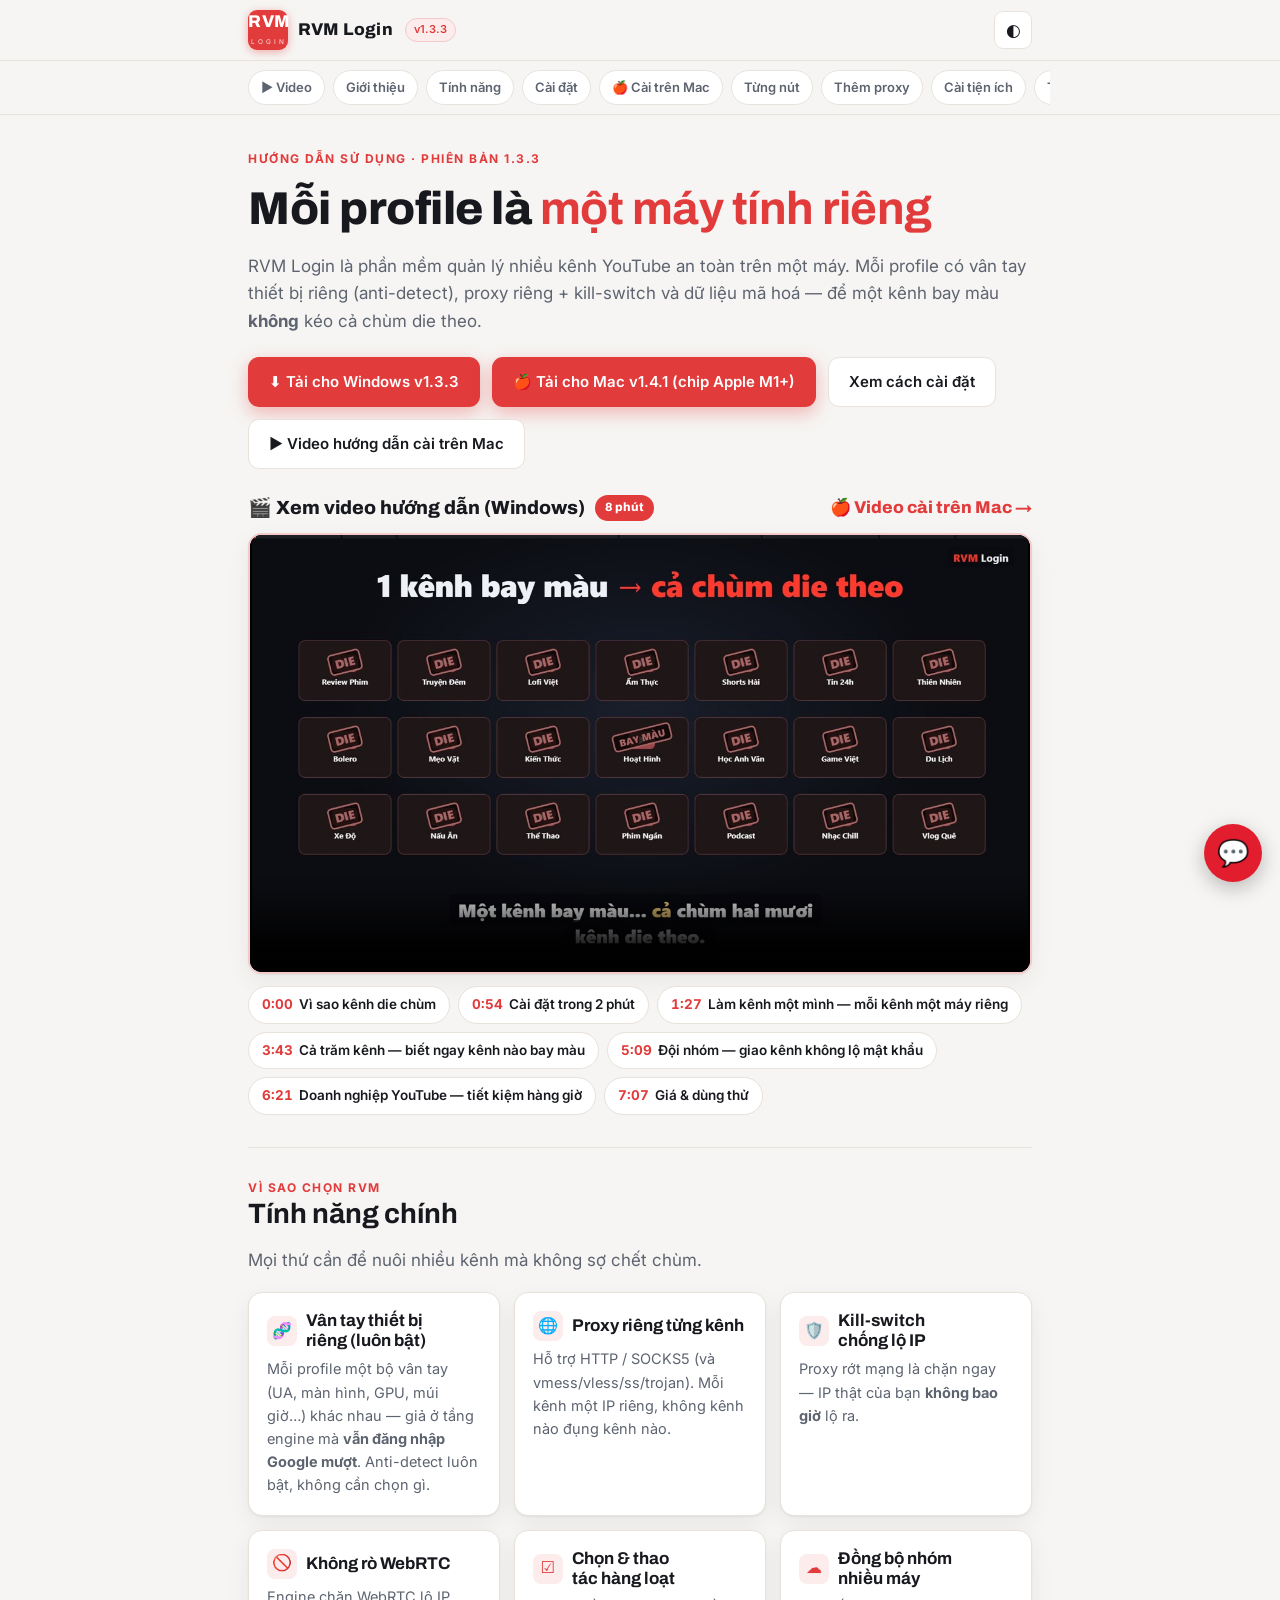
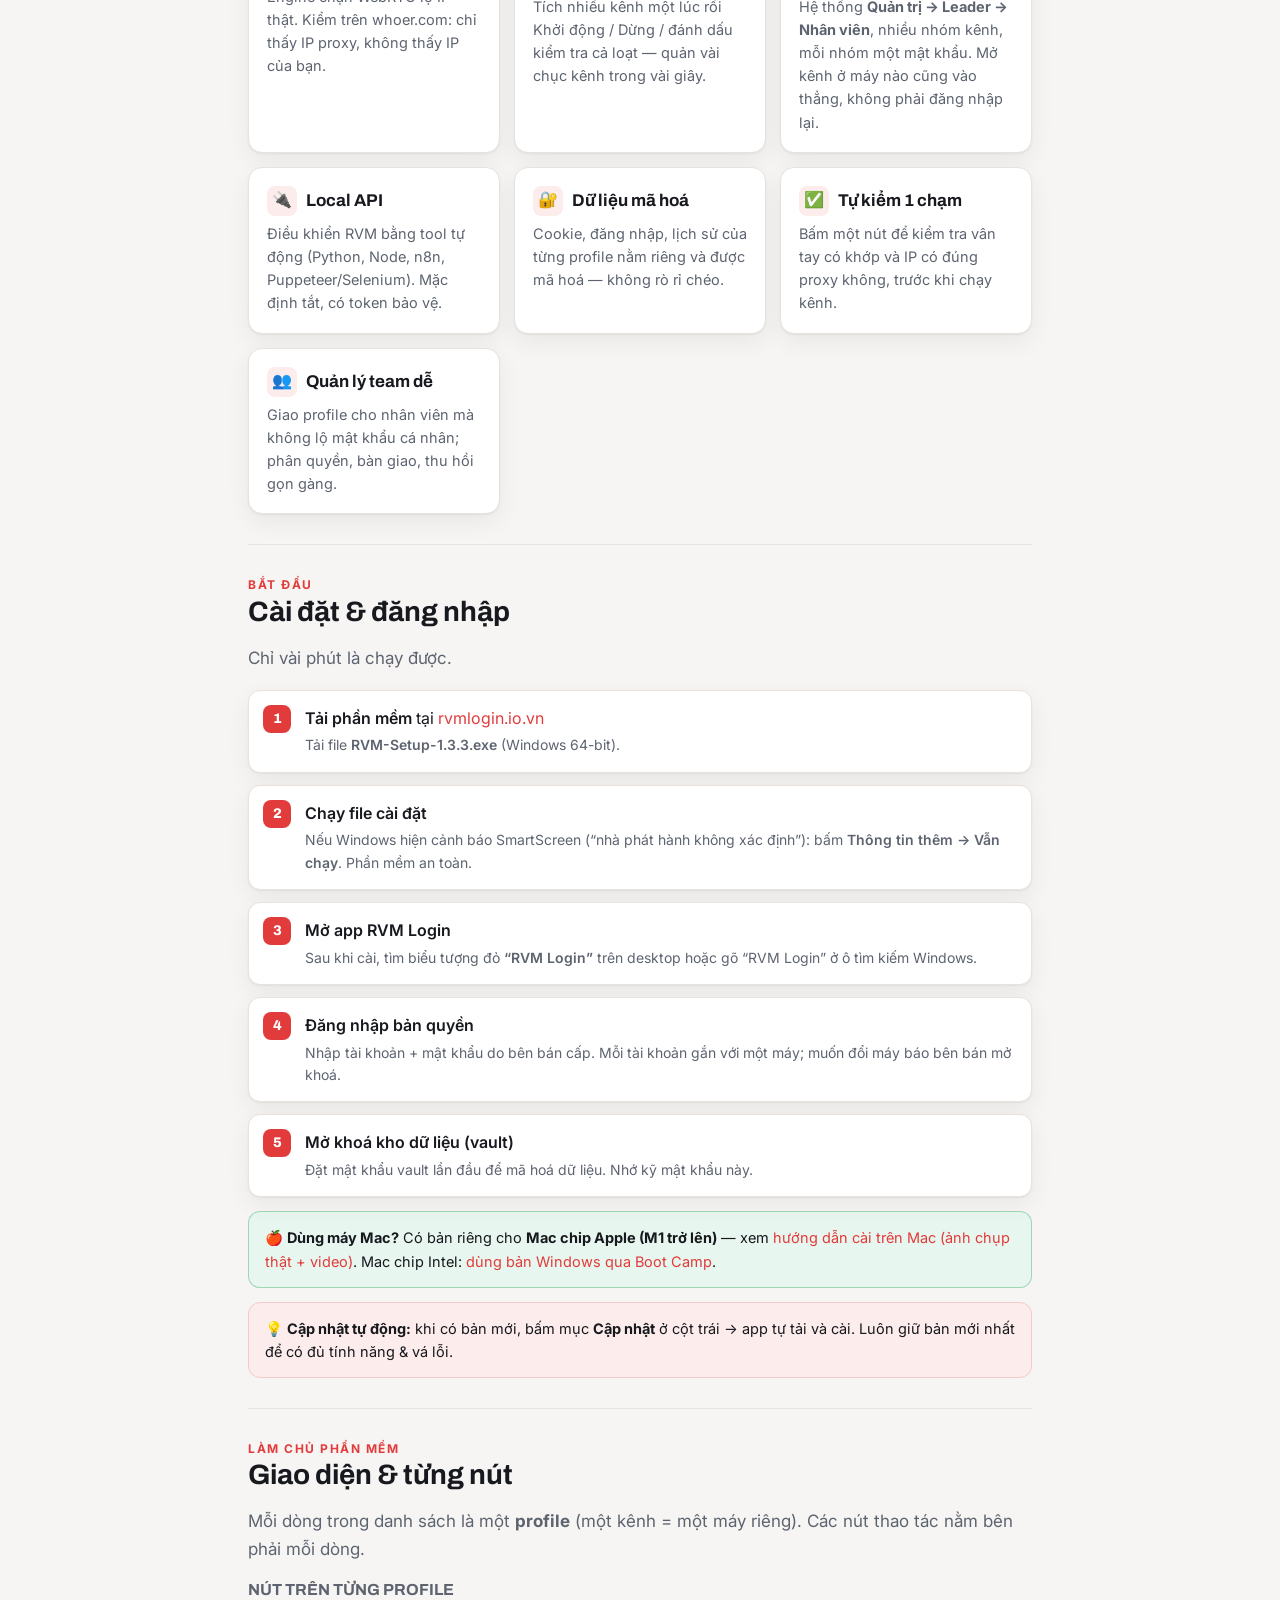
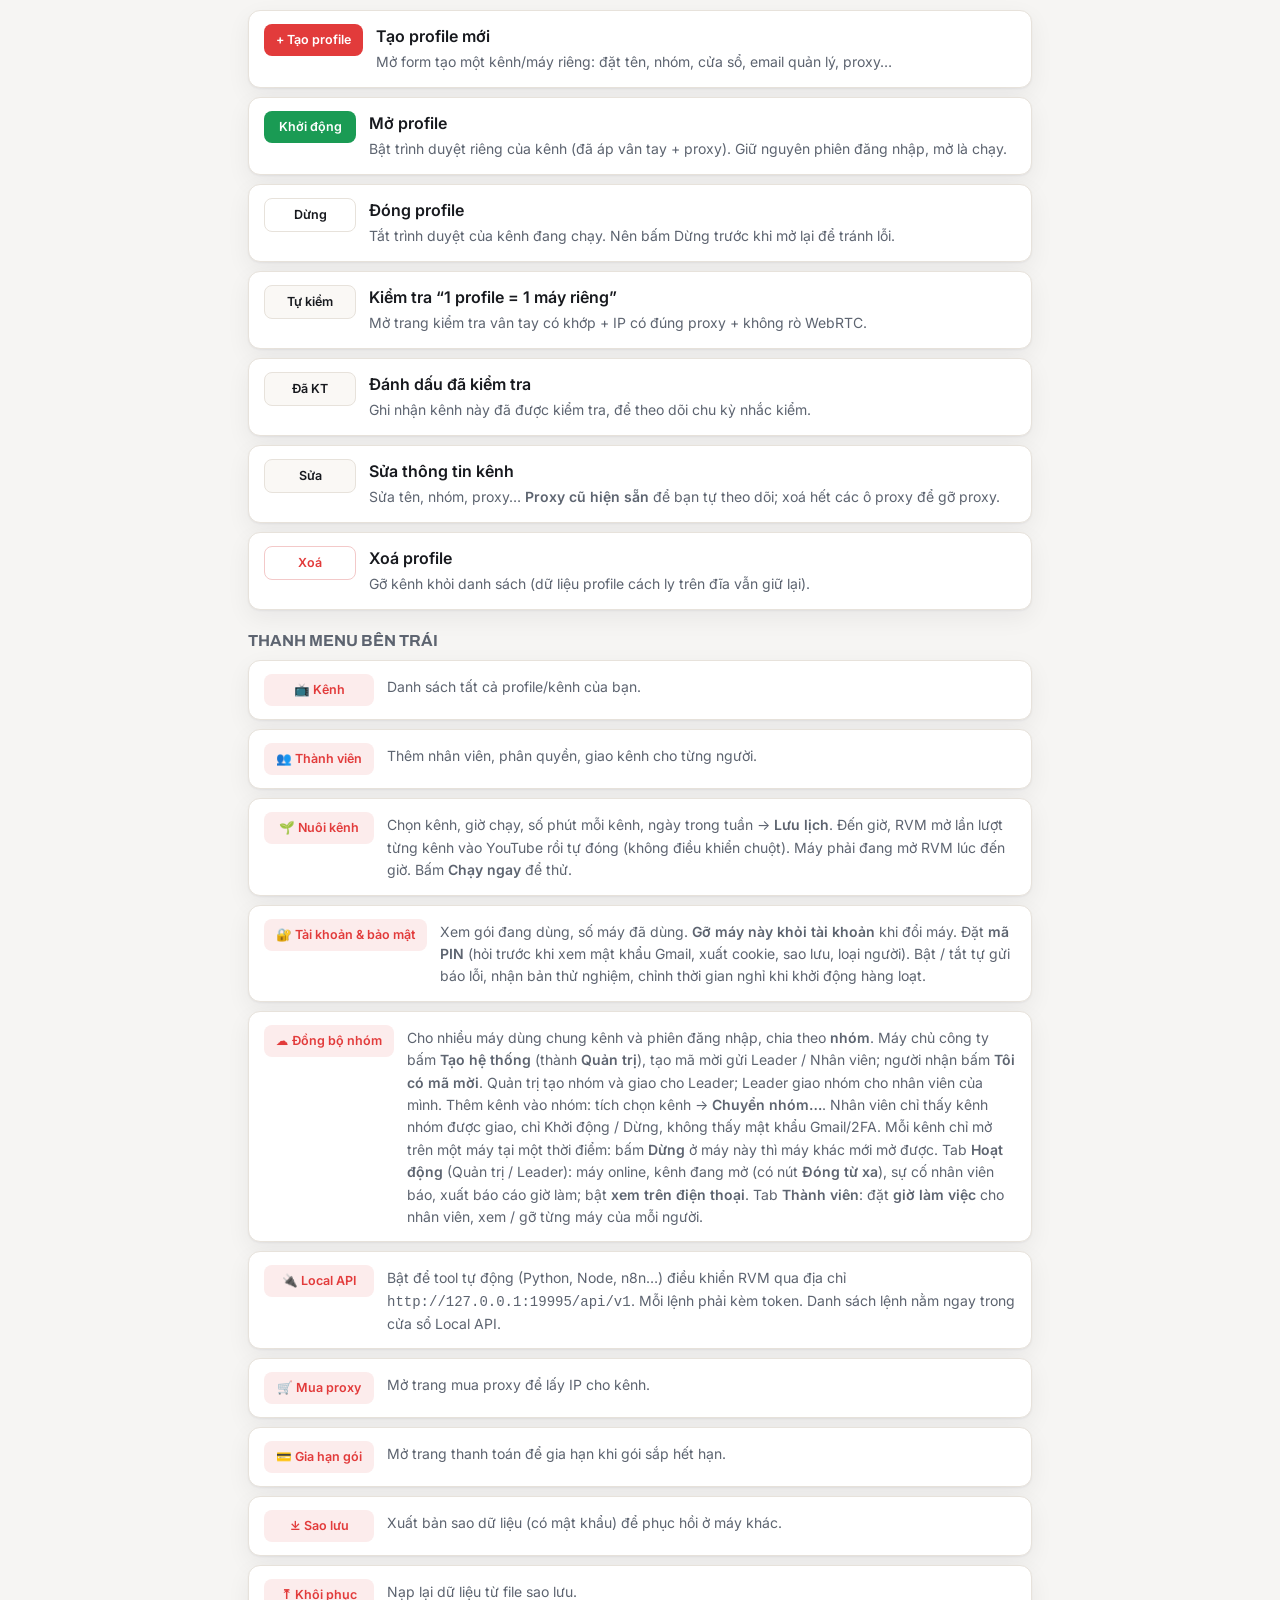
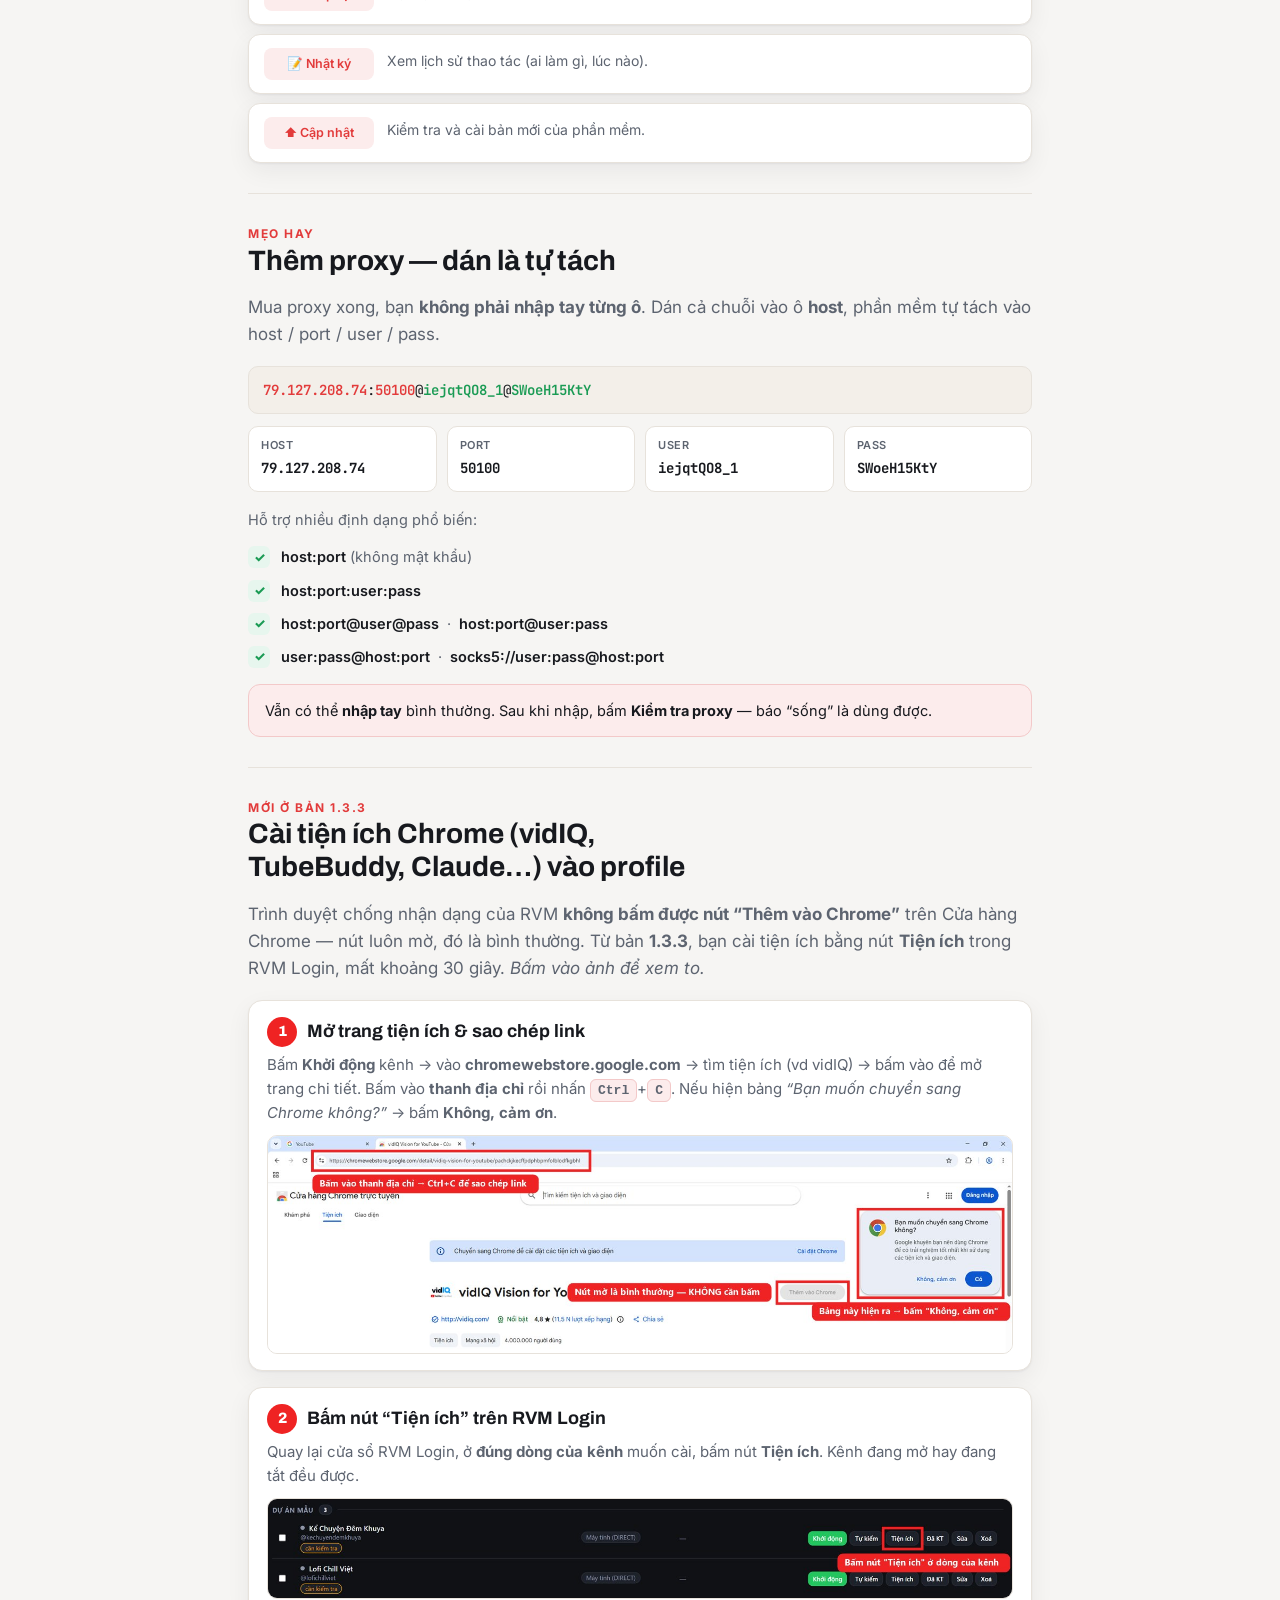
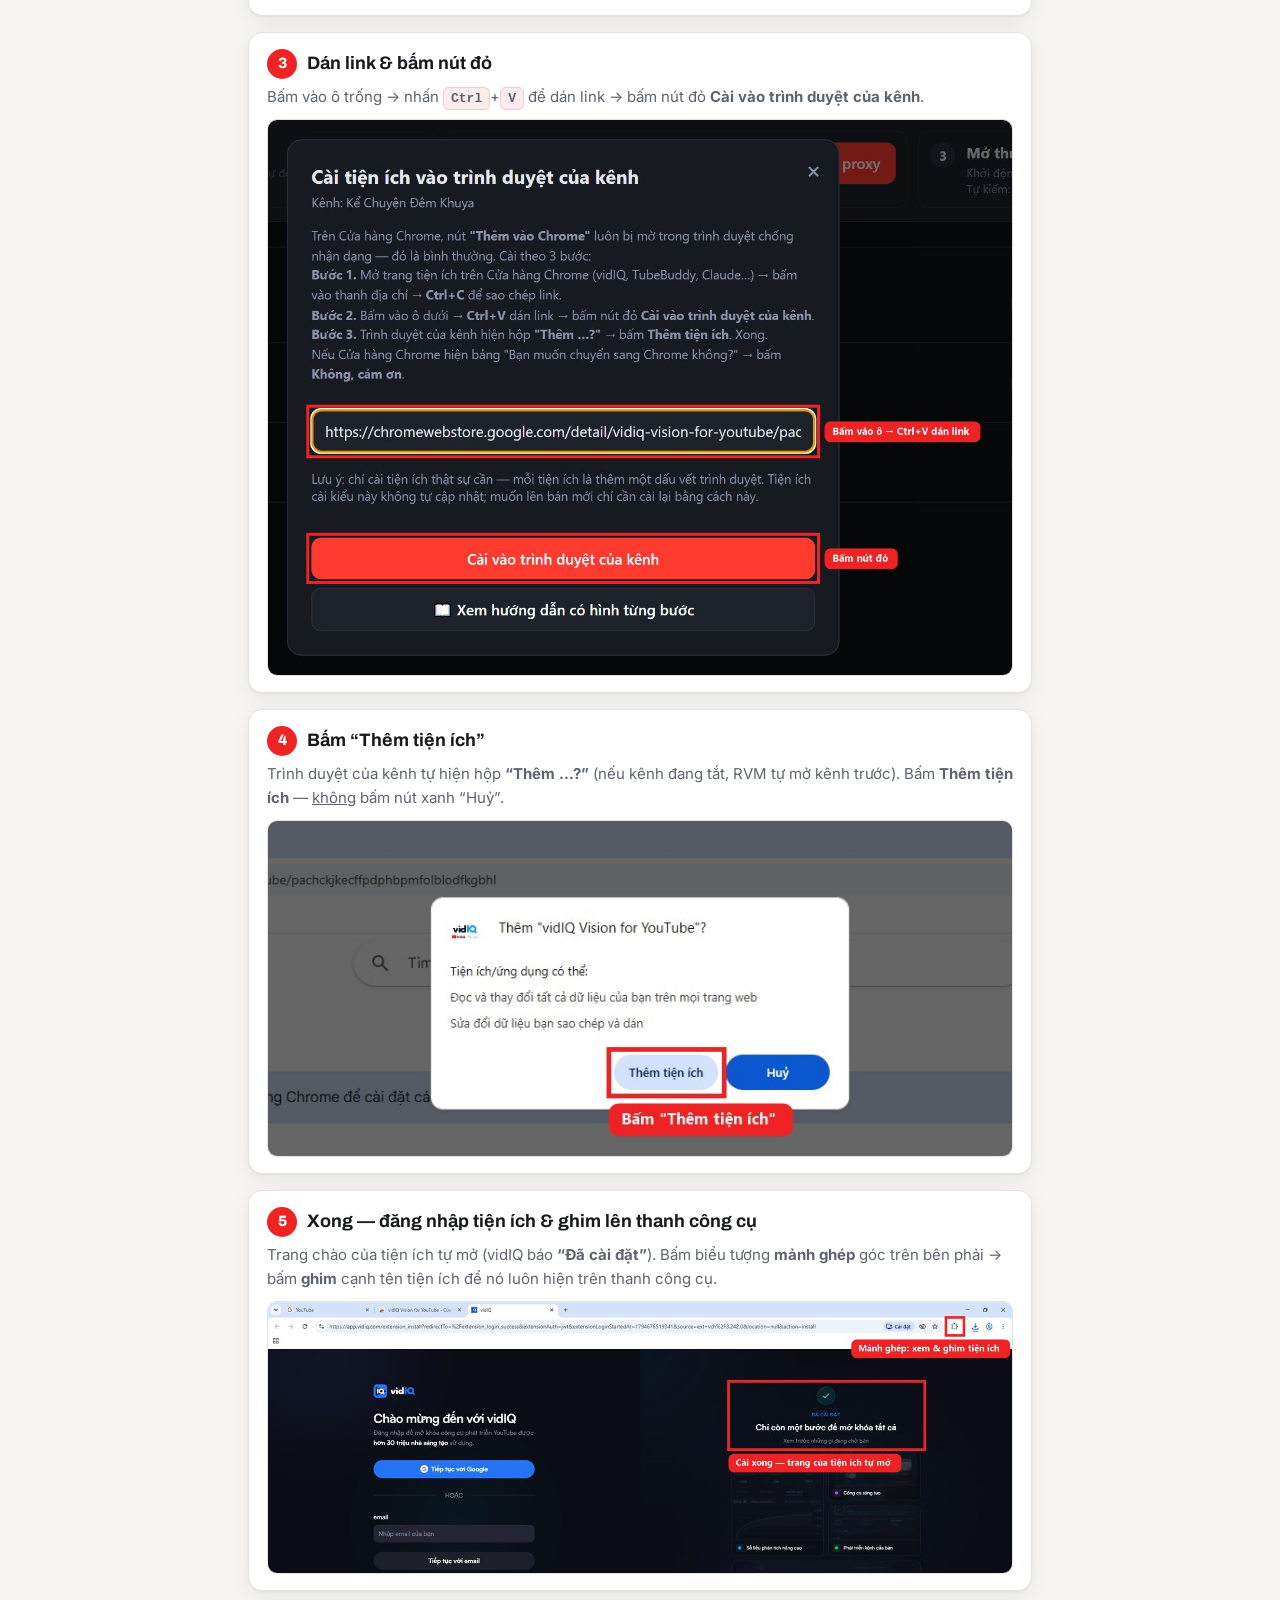
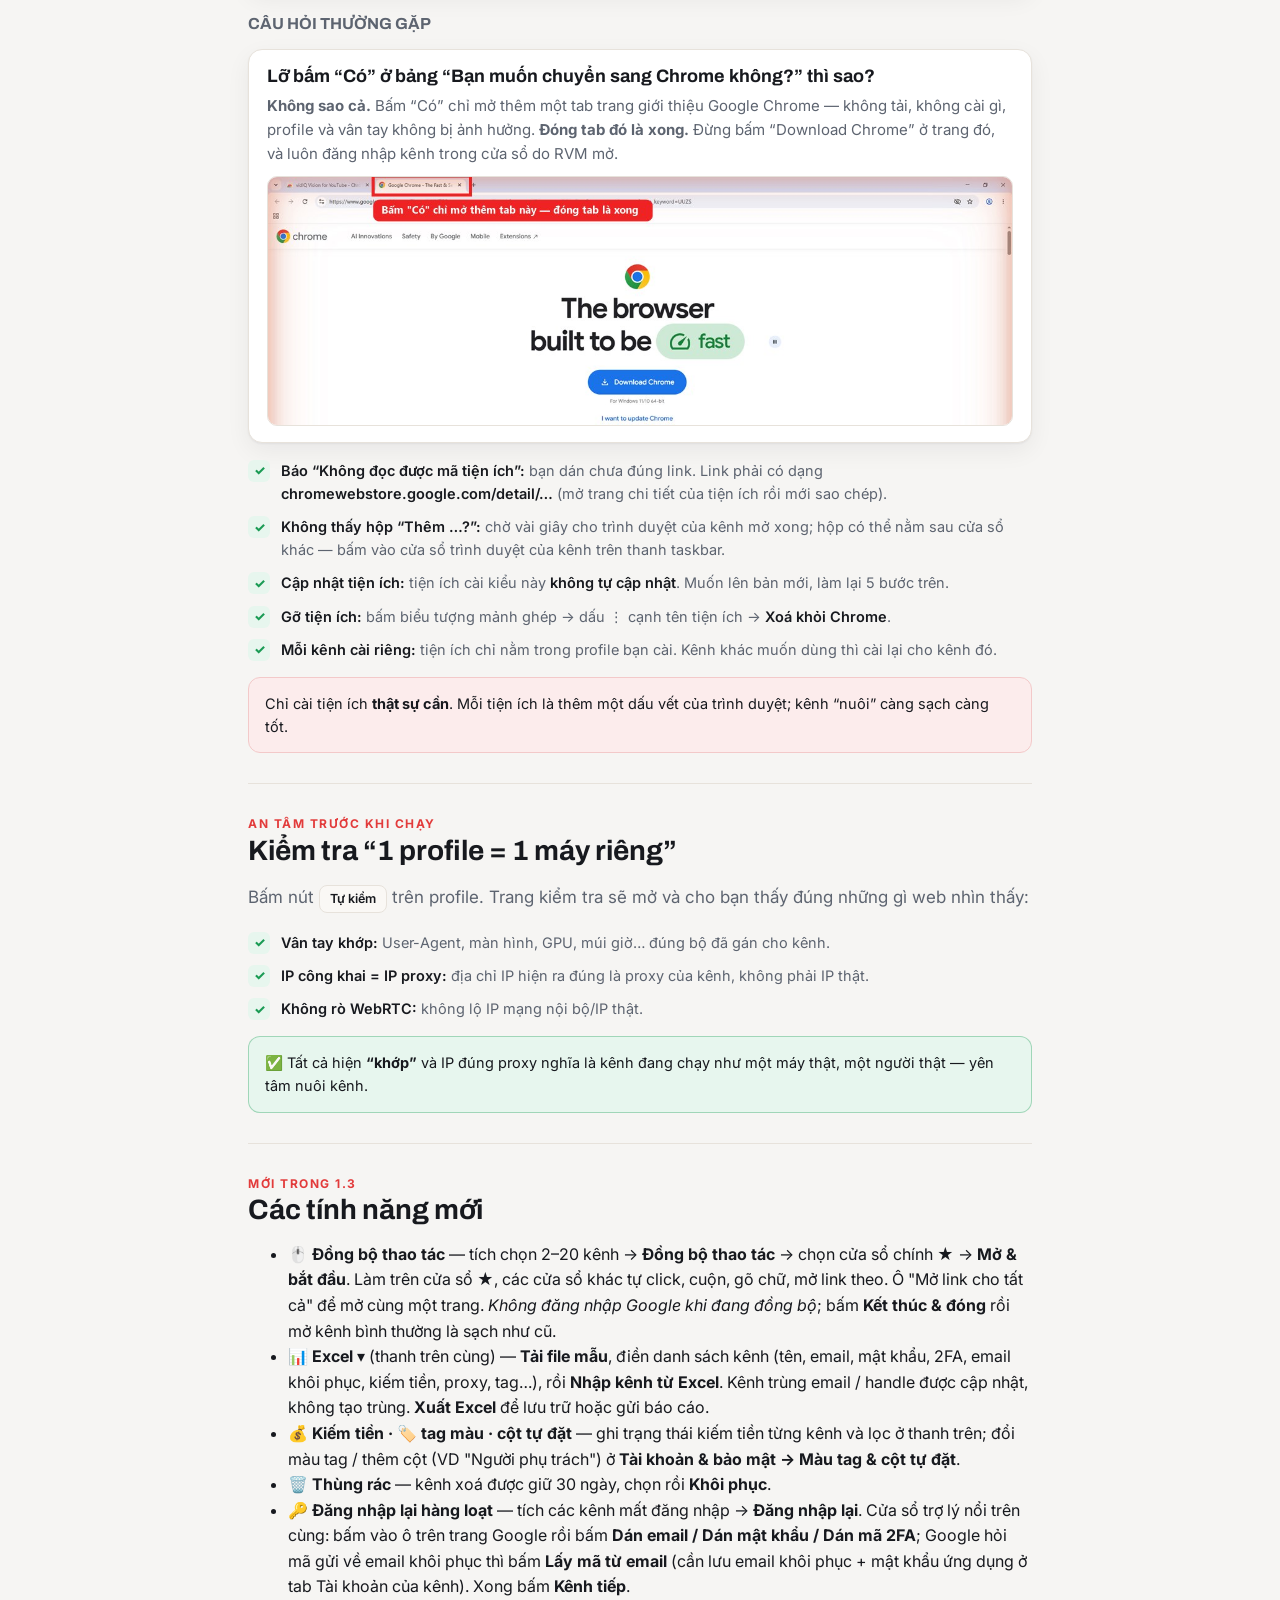
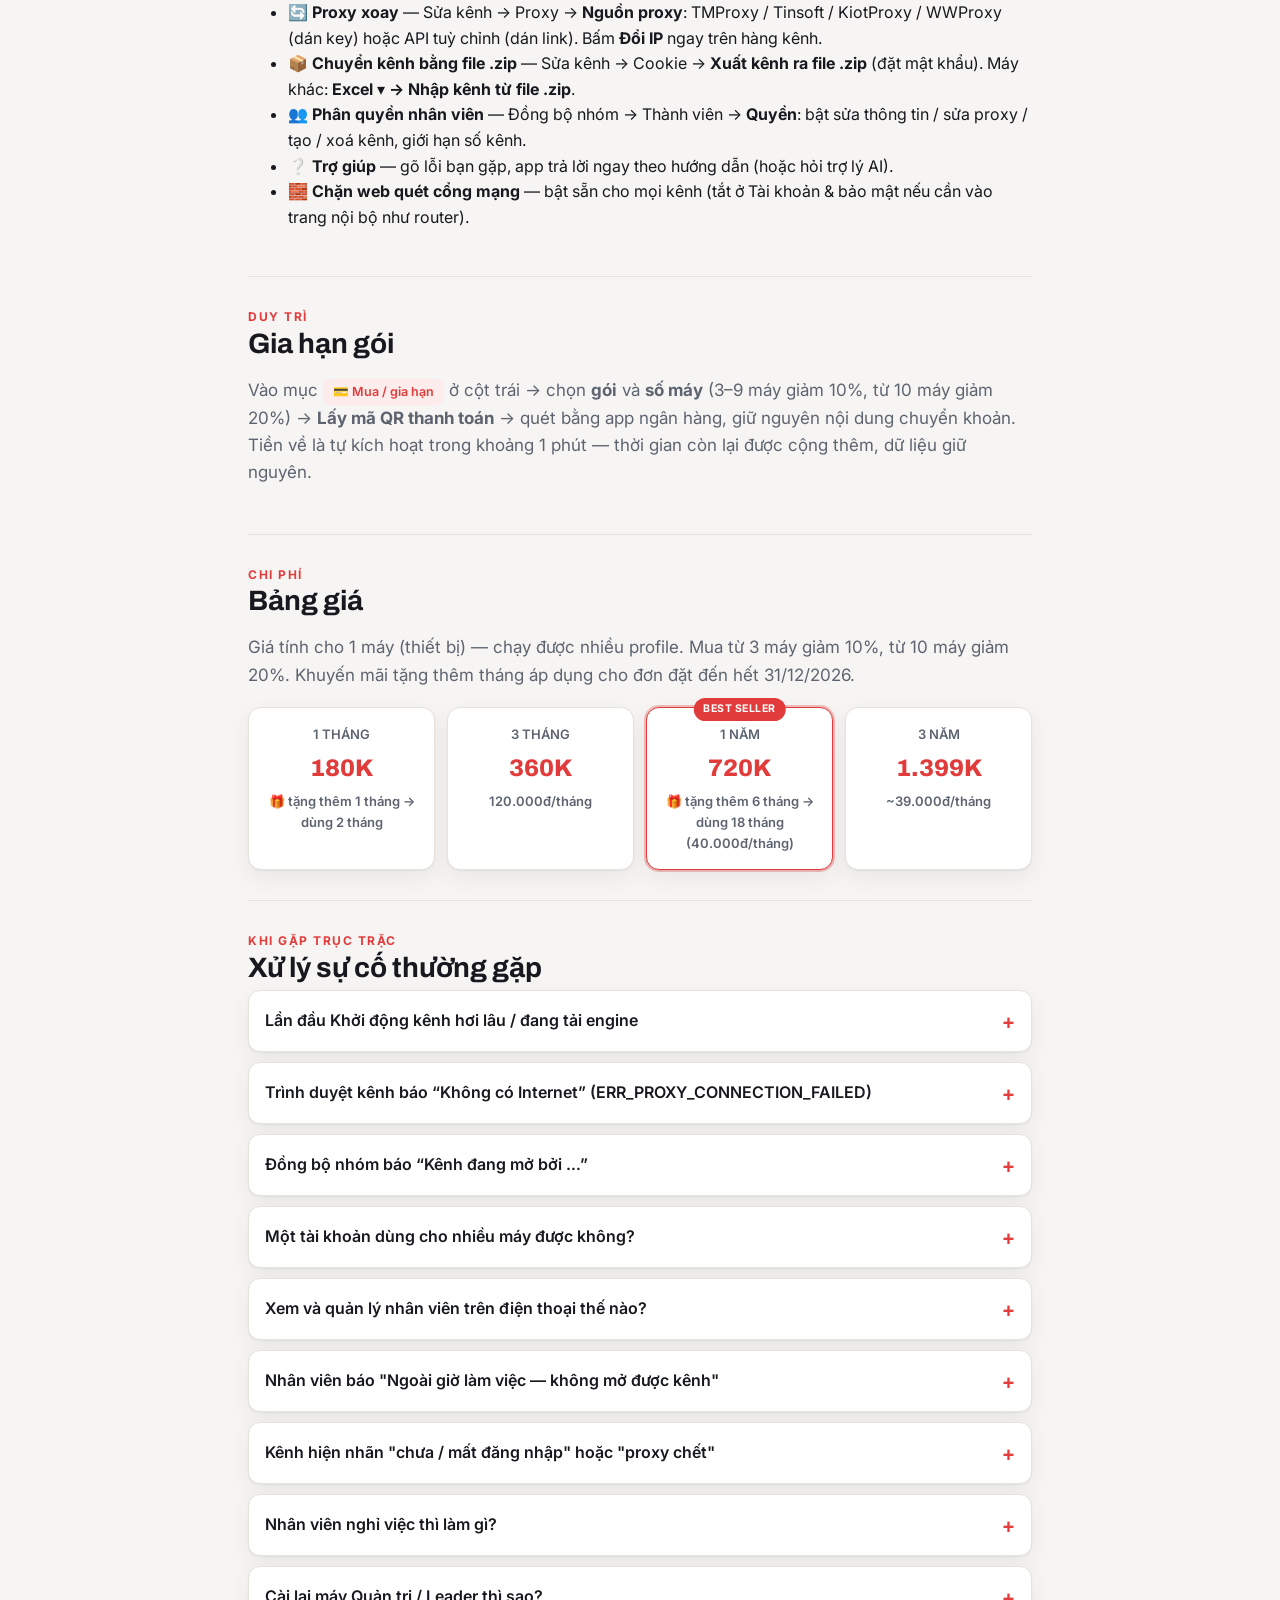
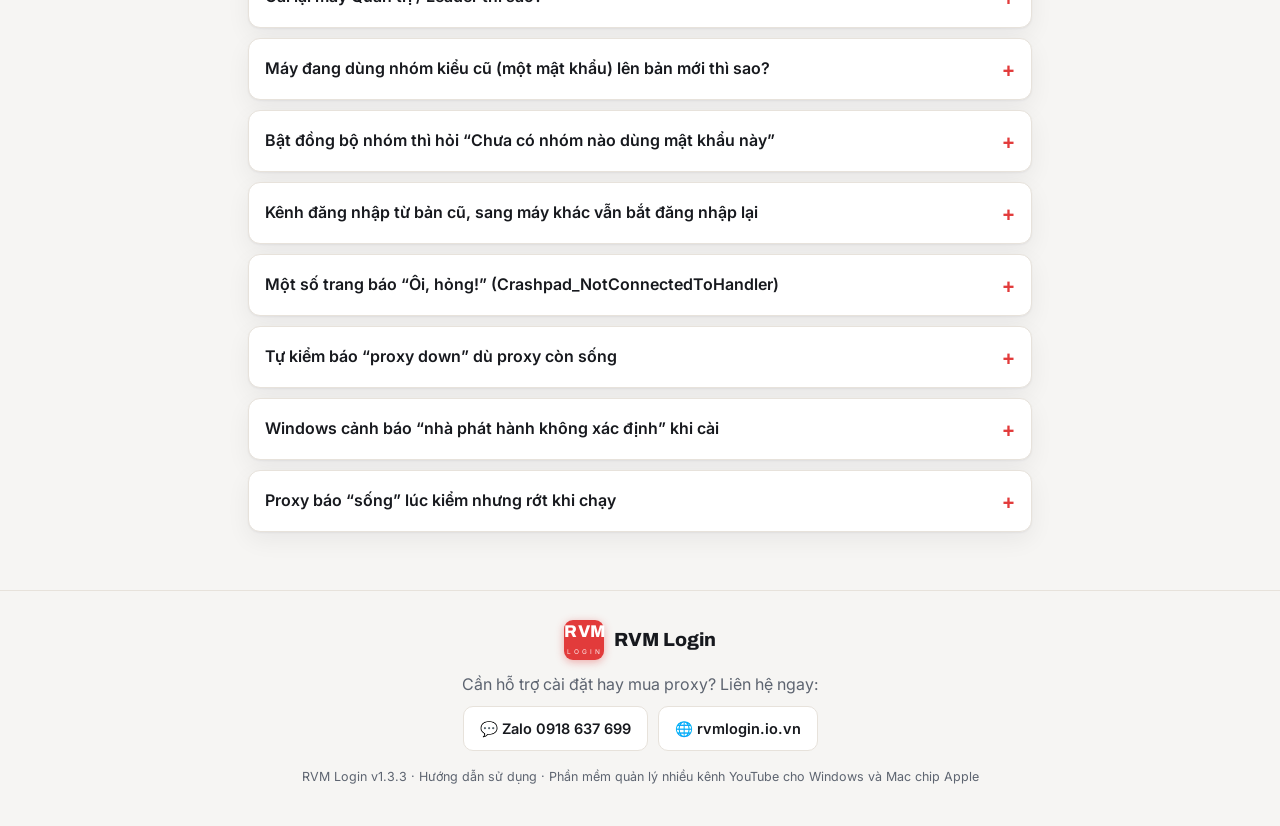
<file: huong-dan.html>
<!doctype html>
<html lang="vi">
<head>
<meta charset="utf-8">
<meta name="viewport" content="width=device-width, initial-scale=1, viewport-fit=cover">
<meta name="description" content="Hướng dẫn sử dụng phần mềm RVM Login — xem đẹp trên điện thoại và máy tính.">
<style>html{color-scheme:light dark}:root{padding:env(safe-area-inset-top,0px) 0 env(safe-area-inset-bottom,0px)}body{margin:0}img{max-width:100%}[hidden]{display:none!important}</style>
<title>Hướng dẫn RVM Login</title>
<link rel="preconnect" href="https://fonts.gstatic.com" crossorigin>
<link rel="stylesheet" href="https://fonts.googleapis.com/css2?family=Archivo:wght@600;700;800&family=Inter:wght@400;500;600&family=JetBrains+Mono:wght@400;600&display=swap">
<style>
:root{
  --bg:#f6f5f3; --surface:#ffffff; --surface-2:#faf8f5; --border:#e7e2db;
  --ink:#17191e; --muted:#5d6470;
  --accent:#e23b3b; --accent-ink:#ffffff; --accent-soft:#fcecec; --accent-line:#f3c9c9;
  --good:#1a9b54; --good-soft:#e7f6ee;
  --warn:#b9771a; --warn-soft:#fbf0db;
  --mono-bg:#f3efe9;
  --shadow:0 1px 2px rgba(20,20,30,.05), 0 8px 24px rgba(20,20,30,.06);
  --radius:14px;
  --font-display:'Archivo',system-ui,Segoe UI,sans-serif;
  --font-body:'Inter',system-ui,Segoe UI,sans-serif;
  --font-mono:'JetBrains Mono',ui-monospace,Consolas,monospace;
}
:root:not([data-theme="light"]){
  @media (prefers-color-scheme:dark){
    --bg:#0f1115; --surface:#171a21; --surface-2:#1b1f27; --border:#2a2f3a;
    --ink:#e8eaef; --muted:#9aa2b0;
    --accent:#f2544f; --accent-ink:#ffffff; --accent-soft:#2b1618; --accent-line:#48262a;
    --good:#37c46d; --good-soft:#14281d;
    --warn:#e3a53c; --warn-soft:#2b2210;
    --mono-bg:#20242d;
    --shadow:0 1px 2px rgba(0,0,0,.35), 0 12px 32px rgba(0,0,0,.4);
  }
}
:root[data-theme="dark"]{
  --bg:#0f1115; --surface:#171a21; --surface-2:#1b1f27; --border:#2a2f3a;
  --ink:#e8eaef; --muted:#9aa2b0;
  --accent:#f2544f; --accent-ink:#ffffff; --accent-soft:#2b1618; --accent-line:#48262a;
  --good:#37c46d; --good-soft:#14281d;
  --warn:#e3a53c; --warn-soft:#2b2210;
  --mono-bg:#20242d;
  --shadow:0 1px 2px rgba(0,0,0,.35), 0 12px 32px rgba(0,0,0,.4);
}
*{box-sizing:border-box}
body{background:var(--bg);color:var(--ink);font-family:var(--font-body);line-height:1.6;-webkit-font-smoothing:antialiased;font-size:16px}
.wrap{max-width:820px;margin:0 auto;padding-inline:18px;padding-block:0}
h1,h2,h3{font-family:var(--font-display);text-wrap:balance;line-height:1.18;margin:0}
a{color:var(--accent);text-decoration:none}
a:hover{text-decoration:underline}
:focus-visible{outline:2px solid var(--accent);outline-offset:2px;border-radius:6px}

/* Header */
.top{position:sticky;top:env(safe-area-inset-top,0px);z-index:20;background:color-mix(in srgb,var(--bg) 86%,transparent);backdrop-filter:blur(10px);border-bottom:1px solid var(--border)}
.top .bar{max-width:820px;margin:0 auto;padding:10px 18px;display:flex;align-items:center;gap:12px}
.brand{display:flex;align-items:center;gap:10px;min-width:0}
.mark{width:40px;height:40px;border-radius:9px;background:var(--accent);display:grid;place-items:center;flex:0 0 auto;box-shadow:0 2px 8px color-mix(in srgb,var(--accent) 40%,transparent)}
.mark b{font-family:var(--font-display);font-weight:800;color:#fff;font-size:17px;letter-spacing:.5px;line-height:1}
.mark span{font-size:6.5px;letter-spacing:3px;color:#fff;opacity:.9;margin-top:2px}
.bname{font-family:var(--font-display);font-weight:800;font-size:17px;letter-spacing:.2px}
.ver{font-size:11px;font-weight:600;color:var(--accent);background:var(--accent-soft);border:1px solid var(--accent-line);padding:2px 8px;border-radius:999px;white-space:nowrap}
.sp{flex:1}
.tbtn{width:38px;height:38px;border-radius:9px;border:1px solid var(--border);background:var(--surface);color:var(--ink);cursor:pointer;display:grid;place-items:center;font-size:17px}
.tbtn:hover{border-color:var(--accent)}

/* TOC chips */
.toc{position:sticky;top:calc(env(safe-area-inset-top,0px) + 60px);z-index:15;background:color-mix(in srgb,var(--bg) 86%,transparent);backdrop-filter:blur(10px);border-bottom:1px solid var(--border)}
.toc .row{max-width:820px;margin:0 auto;padding:9px 18px;display:flex;gap:8px;overflow-x:auto;scrollbar-width:thin}
.toc a{flex:0 0 auto;font-size:13px;font-weight:600;color:var(--muted);background:var(--surface);border:1px solid var(--border);padding:6px 12px;border-radius:999px;white-space:nowrap}
.toc a:hover{color:var(--accent);border-color:var(--accent);text-decoration:none}

section{scroll-margin-top:120px}
.eyebrow{font-size:12px;font-weight:700;letter-spacing:1.5px;text-transform:uppercase;color:var(--accent)}
.lead{color:var(--muted);font-size:17px}

/* Hero */
.hero{padding:34px 0 26px}
.hero h1{font-size:clamp(30px,7vw,46px);font-weight:800;margin:14px 0 10px;letter-spacing:-.5px}
.hero .tag{color:var(--accent);font-weight:700}
.cta{display:flex;flex-wrap:wrap;gap:12px;margin-top:22px}
.btn{font-family:var(--font-body);font-weight:600;font-size:15px;padding:12px 20px;border-radius:11px;border:1px solid transparent;cursor:pointer;display:inline-flex;align-items:center;gap:8px}
.btn.primary{background:var(--accent);color:var(--accent-ink);box-shadow:0 6px 18px color-mix(in srgb,var(--accent) 35%,transparent)}
.btn.primary:hover{filter:brightness(1.05);text-decoration:none}
.btn.ghost{background:var(--surface);border-color:var(--border);color:var(--ink)}
.btn.ghost:hover{border-color:var(--accent);text-decoration:none}

/* generic blocks */
.block{padding:30px 0;border-top:1px solid var(--border)}
.block h2{font-size:clamp(22px,4.6vw,28px);font-weight:700;margin-bottom:6px}
.block > .lead{margin-bottom:18px}
.grid{display:grid;gap:14px;grid-template-columns:repeat(auto-fit,minmax(230px,1fr))}
.card{background:var(--surface);border:1px solid var(--border);border-radius:var(--radius);padding:18px;box-shadow:var(--shadow)}
.card h3{font-size:17px;font-weight:700;margin-bottom:6px;display:flex;align-items:center;gap:9px}
.card p{margin:0;color:var(--muted);font-size:14.5px}
.ic{width:30px;height:30px;border-radius:8px;background:var(--accent-soft);color:var(--accent);display:grid;place-items:center;flex:0 0 auto;font-size:16px}

/* steps */
ol.steps{list-style:none;counter-reset:s;margin:0;padding:0;display:flex;flex-direction:column;gap:12px}
ol.steps li{counter-increment:s;background:var(--surface);border:1px solid var(--border);border-radius:12px;padding:15px 16px 15px 56px;position:relative;box-shadow:var(--shadow)}
ol.steps li::before{content:counter(s);position:absolute;left:14px;top:14px;width:28px;height:28px;border-radius:8px;background:var(--accent);color:#fff;font-family:var(--font-display);font-weight:800;font-size:14px;display:grid;place-items:center}
ol.steps li b{font-weight:600}
ol.steps li .d{display:block;color:var(--muted);font-size:14px;margin-top:3px}

/* button reference */
.ref{display:flex;flex-direction:column;gap:9px}
.ref .r{display:flex;align-items:flex-start;gap:13px;background:var(--surface);border:1px solid var(--border);border-radius:12px;padding:13px 15px;box-shadow:var(--shadow)}
.chip{flex:0 0 auto;font-family:var(--font-body);font-weight:600;font-size:12.5px;padding:6px 12px;border-radius:8px;white-space:nowrap;min-width:92px;text-align:center}
.c-go{background:var(--good);color:#fff}
.c-stop{background:transparent;border:1px solid var(--border);color:var(--ink)}
.c-neutral{background:var(--surface-2);border:1px solid var(--border);color:var(--ink)}
.c-del{background:transparent;border:1px solid var(--accent-line);color:var(--accent)}
.c-add{background:var(--accent);color:#fff}
.c-nav{background:var(--accent-soft);color:var(--accent);min-width:110px}
.ref .r .t{min-width:0}
.ref .r .t b{font-weight:600}
.ref .r .t span{display:block;color:var(--muted);font-size:14px;margin-top:2px}

/* code / proxy */
.code{font-family:var(--font-mono);background:var(--mono-bg);border:1px solid var(--border);border-radius:10px;padding:12px 14px;font-size:14px;overflow-x:auto;white-space:nowrap}
.code .k{color:var(--accent);font-weight:600}
.code .u{color:var(--good);font-weight:600}
.split{display:grid;grid-template-columns:repeat(auto-fit,minmax(120px,1fr));gap:10px;margin-top:12px}
.split div{background:var(--surface);border:1px solid var(--border);border-radius:10px;padding:10px 12px}
.split small{display:block;font-size:11px;letter-spacing:.5px;text-transform:uppercase;color:var(--muted);font-weight:600}
.split b{font-family:var(--font-mono);font-size:14px;word-break:break-all}

/* callout */
.note{background:var(--accent-soft);border:1px solid var(--accent-line);border-radius:12px;padding:14px 16px;font-size:14.5px}
.note.good{background:var(--good-soft);border-color:color-mix(in srgb,var(--good) 35%,transparent)}
.note.warn{background:var(--warn-soft);border-color:color-mix(in srgb,var(--warn) 40%,transparent)}
.note b{font-weight:700}

/* checklist */
ul.check{list-style:none;margin:0;padding:0;display:flex;flex-direction:column;gap:10px}
ul.check li{display:flex;gap:11px;align-items:flex-start}
ul.check li .tick{flex:0 0 auto;width:22px;height:22px;border-radius:6px;background:var(--good-soft);color:var(--good);display:grid;place-items:center;font-weight:800;font-size:13px;margin-top:1px}
ul.check li span{color:var(--muted);font-size:14.5px}
ul.check li b{color:var(--ink);font-weight:600}

/* pricing */
.prices{display:grid;gap:12px;grid-template-columns:repeat(auto-fit,minmax(150px,1fr))}
.plan{background:var(--surface);border:1px solid var(--border);border-radius:13px;padding:16px;text-align:center;box-shadow:var(--shadow);position:relative}
.plan.best{border-color:var(--accent);box-shadow:0 0 0 2px color-mix(in srgb,var(--accent) 30%,transparent),var(--shadow)}
.plan .p{font-family:var(--font-display);font-weight:800;font-size:24px;color:var(--accent);margin:4px 0 2px}
.plan .n{font-size:13px;color:var(--muted);font-weight:600}
.plan .tagbest{position:absolute;top:-10px;left:50%;transform:translateX(-50%);background:var(--accent);color:#fff;font-size:10.5px;font-weight:700;letter-spacing:.5px;padding:3px 10px;border-radius:999px;white-space:nowrap}

/* FAQ */
details{background:var(--surface);border:1px solid var(--border);border-radius:12px;padding:0 16px;box-shadow:var(--shadow)}
details+details{margin-top:10px}
summary{cursor:pointer;font-weight:600;padding:14px 0;list-style:none;display:flex;justify-content:space-between;gap:12px;align-items:center}
summary::-webkit-details-marker{display:none}
summary::after{content:"+";font-family:var(--font-display);font-weight:800;color:var(--accent);font-size:20px;flex:0 0 auto}
details[open] summary::after{content:"–"}
details .ans{padding:0 0 15px;color:var(--muted);font-size:14.5px;border-top:1px solid var(--border);padding-top:12px;margin-top:-2px}
details .ans b{color:var(--ink)}

/* footer */
.foot{border-top:1px solid var(--border);margin-top:28px;padding:28px 0 40px;text-align:center}
.foot .fmark{display:inline-flex;align-items:center;gap:10px;margin-bottom:12px}
.foot .big{font-family:var(--font-display);font-weight:800;font-size:19px}
.contacts{display:flex;flex-wrap:wrap;gap:10px;justify-content:center;margin-top:8px}
.contacts a{background:var(--surface);border:1px solid var(--border);border-radius:10px;padding:10px 16px;font-weight:600;font-size:14.5px;color:var(--ink)}
.contacts a:hover{border-color:var(--accent);color:var(--accent);text-decoration:none}
.foot small{display:block;color:var(--muted);margin-top:16px;font-size:12.5px}

@media (prefers-reduced-motion:no-preference){html{scroll-behavior:smooth}}
/* Video hướng dẫn */
.vid{margin:24px 0 6px;scroll-margin-top:110px}
.vid .vh{display:flex;align-items:center;gap:10px;font-family:var(--font-display);font-weight:800;font-size:19px;margin-bottom:10px}
.vid .vh span{background:var(--accent);color:var(--accent-ink);font-size:12px;font-weight:800;border-radius:20px;padding:3px 10px}
.vbox{border-radius:var(--radius);overflow:hidden;border:2px solid var(--accent-line);box-shadow:var(--shadow);background:#000;aspect-ratio:16/9}
.vbox video{display:block;width:100%;height:100%;background:#000}
.vchap{display:flex;flex-wrap:wrap;gap:8px;margin-top:12px}
.vchap button{font:inherit;font-size:13.5px;font-weight:600;color:var(--ink);background:var(--surface);border:1px solid var(--border);border-radius:30px;padding:7px 13px;cursor:pointer}
.vchap button b{color:var(--accent);margin-right:6px;font-variant-numeric:tabular-nums}
.vchap button:hover,.vchap button.on{border-color:var(--accent);background:var(--accent-soft)}
</style>
</head>
<body>

<header class="top">
  <div class="bar">
    <div class="brand">
      <div class="mark"><b>RVM</b><span>LOGIN</span></div>
      <div class="bname">RVM Login</div>
    </div>
    <span class="ver">v<span data-version>1.1.31</span></span>
    <span class="sp"></span>
    <button class="tbtn" id="theme" aria-label="Đổi giao diện sáng/tối" title="Sáng / Tối">◐</button>
  </div>
</header>

<nav class="toc" aria-label="Mục lục">
  <div class="row">
    <a href="#video">▶ Video</a>
    <a href="#gioithieu">Giới thiệu</a>
    <a href="#tinhnang">Tính năng</a>
    <a href="#caidat">Cài đặt</a>
    <a href="huong-dan-mac.html">🍎 Cài trên Mac</a>
    <a href="#giaodien">Từng nút</a>
    <a href="#proxy">Thêm proxy</a>
    <a href="#tien-ich">Cài tiện ích</a>
    <a href="#tukiem">Tự kiểm</a>
    <a href="#giahan">Gia hạn</a>
    <a href="#gia">Bảng giá</a>
    <a href="#suco">Sự cố</a>
    <a href="#hotro">Hỗ trợ</a>
  </div>
</nav>

<div class="wrap">

  <section class="hero" id="gioithieu">
    <div class="eyebrow">Hướng dẫn sử dụng · phiên bản <span data-version>1.1.31</span></div>
    <h1>Mỗi profile là <span class="tag">một máy tính riêng</span></h1>
    <p class="lead">RVM Login là phần mềm quản lý nhiều kênh YouTube an toàn trên một máy. Mỗi profile có vân tay thiết bị riêng (anti-detect), proxy riêng + kill-switch và dữ liệu mã hoá — để một kênh bay màu <b>không</b> kéo cả chùm die theo.</p>
    <div class="cta">
      <a class="btn primary" data-download href="./" target="_blank" rel="noopener"><span>⬇ Tải cho Windows v<span data-version>1.3.3</span></span></a>
      <a class="btn primary" data-mac-arm href="huong-dan-mac.html#tai"><span>🍎 Tải cho Mac v<span data-mac-version>1.4.1</span> (chip Apple M1+)</span></a>
      <a class="btn ghost" href="#caidat">Xem cách cài đặt</a>
      <a class="btn ghost" href="huong-dan-mac.html#video">▶ Video hướng dẫn cài trên Mac</a>
    </div>
    <div class="vid" id="video">
      <div class="vh">🎬 Xem video hướng dẫn (Windows) <span>8 phút</span> <a href="huong-dan-mac.html#video" style="margin-left:auto;font-size:.9em">🍎 Video cài trên Mac →</a></div>
      <div class="vbox"><video id="rvmVideo" controls preload="metadata" playsinline poster="assets/rvm-video-poster.jpg"><source src="assets/rvm-huong-dan.mp4" type="video/mp4">Trình duyệt của bạn không phát được video.</video></div>
      <div class="vchap" id="vchap">
        <button type="button" data-t="0"><b>0:00</b>Vì sao kênh die chùm</button>
        <button type="button" data-t="54"><b>0:54</b>Cài đặt trong 2 phút</button>
        <button type="button" data-t="87"><b>1:27</b>Làm kênh một mình — mỗi kênh một máy riêng</button>
        <button type="button" data-t="223"><b>3:43</b>Cả trăm kênh — biết ngay kênh nào bay màu</button>
        <button type="button" data-t="309"><b>5:09</b>Đội nhóm — giao kênh không lộ mật khẩu</button>
        <button type="button" data-t="381"><b>6:21</b>Doanh nghiệp YouTube — tiết kiệm hàng giờ</button>
        <button type="button" data-t="427"><b>7:07</b>Giá &amp; dùng thử</button>
      </div>
    </div>
    <script>
    (function(){var v=document.getElementById('rvmVideo'),c=document.getElementById('vchap');if(!v||!c)return;var bs=[].slice.call(c.querySelectorAll('button'));
    c.addEventListener('click',function(e){var b=e.target.closest('button');if(!b)return;v.currentTime=+b.dataset.t;v.play();});
    v.addEventListener('timeupdate',function(){var t=v.currentTime,cur=null;bs.forEach(function(b){if(t>=+b.dataset.t-.5)cur=b;});bs.forEach(function(b){b.classList.toggle('on',b===cur);});});})();
    </script>
  </section>

  <section class="block" id="tinhnang">
    <div class="eyebrow">Vì sao chọn RVM</div>
    <h2>Tính năng chính</h2>
    <p class="lead">Mọi thứ cần để nuôi nhiều kênh mà không sợ chết chùm.</p>
    <div class="grid">
      <div class="card"><h3><span class="ic">🧬</span>Vân tay thiết bị riêng (luôn bật)</h3><p>Mỗi profile một bộ vân tay (UA, màn hình, GPU, múi giờ…) khác nhau — giả ở tầng engine mà <b>vẫn đăng nhập Google mượt</b>. Anti-detect luôn bật, không cần chọn gì.</p></div>
      <div class="card"><h3><span class="ic">🌐</span>Proxy riêng từng kênh</h3><p>Hỗ trợ HTTP / SOCKS5 (và vmess/vless/ss/trojan). Mỗi kênh một IP riêng, không kênh nào đụng kênh nào.</p></div>
      <div class="card"><h3><span class="ic">🛡️</span>Kill-switch chống lộ IP</h3><p>Proxy rớt mạng là chặn ngay — IP thật của bạn <b>không bao giờ</b> lộ ra.</p></div>
      <div class="card"><h3><span class="ic">🚫</span>Không rò WebRTC</h3><p>Engine chặn WebRTC lộ IP thật. Kiểm trên whoer.com: chỉ thấy IP proxy, không thấy IP của bạn.</p></div>
      <div class="card"><h3><span class="ic">☑️</span>Chọn &amp; thao tác hàng loạt</h3><p>Tích nhiều kênh một lúc rồi Khởi động / Dừng / đánh dấu kiểm tra cả loạt — quản vài chục kênh trong vài giây.</p></div>
      <div class="card"><h3><span class="ic">☁️</span>Đồng bộ nhóm nhiều máy</h3><p>Hệ thống <b>Quản trị → Leader → Nhân viên</b>, nhiều nhóm kênh, mỗi nhóm một mật khẩu. Mở kênh ở máy nào cũng vào thẳng, không phải đăng nhập lại.</p></div>
      <div class="card"><h3><span class="ic">🔌</span>Local API</h3><p>Điều khiển RVM bằng tool tự động (Python, Node, n8n, Puppeteer/Selenium). Mặc định tắt, có token bảo vệ.</p></div>
      <div class="card"><h3><span class="ic">🔐</span>Dữ liệu mã hoá</h3><p>Cookie, đăng nhập, lịch sử của từng profile nằm riêng và được mã hoá — không rò rỉ chéo.</p></div>
      <div class="card"><h3><span class="ic">✅</span>Tự kiểm 1 chạm</h3><p>Bấm một nút để kiểm tra vân tay có khớp và IP có đúng proxy không, trước khi chạy kênh.</p></div>
      <div class="card"><h3><span class="ic">👥</span>Quản lý team dễ</h3><p>Giao profile cho nhân viên mà không lộ mật khẩu cá nhân; phân quyền, bàn giao, thu hồi gọn gàng.</p></div>
    </div>
  </section>

  <section class="block" id="caidat">
    <div class="eyebrow">Bắt đầu</div>
    <h2>Cài đặt &amp; đăng nhập</h2>
    <p class="lead">Chỉ vài phút là chạy được.</p>
    <ol class="steps">
      <li><b>Tải phần mềm</b> tại <a href="https://rvmlogin.io.vn/" target="_blank" rel="noopener">rvmlogin.io.vn</a><span class="d">Tải file <b>RVM-Setup-<span data-version>1.1.31</span>.exe</b> (Windows 64-bit).</span></li>
      <li><b>Chạy file cài đặt</b><span class="d">Nếu Windows hiện cảnh báo SmartScreen (“nhà phát hành không xác định”): bấm <b>Thông tin thêm → Vẫn chạy</b>. Phần mềm an toàn.</span></li>
      <li><b>Mở app RVM Login</b><span class="d">Sau khi cài, tìm biểu tượng đỏ <b>“RVM Login”</b> trên desktop hoặc gõ “RVM Login” ở ô tìm kiếm Windows.</span></li>
      <li><b>Đăng nhập bản quyền</b><span class="d">Nhập tài khoản + mật khẩu do bên bán cấp. Mỗi tài khoản gắn với một máy; muốn đổi máy báo bên bán mở khoá.</span></li>
      <li><b>Mở khoá kho dữ liệu (vault)</b><span class="d">Đặt mật khẩu vault lần đầu để mã hoá dữ liệu. Nhớ kỹ mật khẩu này.</span></li>
    </ol>
    <div class="note good" style="margin-top:14px">🍎 <b>Dùng máy Mac?</b> Có bản riêng cho <b>Mac chip Apple (M1 trở lên)</b> — xem <a href="huong-dan-mac.html">hướng dẫn cài trên Mac (ảnh chụp thật + video)</a>. Mac chip Intel: <a href="huong-dan-mac.html#intel">dùng bản Windows qua Boot Camp</a>.</div>
    <div class="note" style="margin-top:14px">💡 <b>Cập nhật tự động:</b> khi có bản mới, bấm mục <b>Cập nhật</b> ở cột trái → app tự tải và cài. Luôn giữ bản mới nhất để có đủ tính năng &amp; vá lỗi.</div>
  </section>

  <section class="block" id="giaodien">
    <div class="eyebrow">Làm chủ phần mềm</div>
    <h2>Giao diện &amp; từng nút</h2>
    <p class="lead">Mỗi dòng trong danh sách là một <b>profile</b> (một kênh = một máy riêng). Các nút thao tác nằm bên phải mỗi dòng.</p>

    <h3 style="font-size:16px;margin:18px 0 10px;color:var(--muted)">NÚT TRÊN TỪNG PROFILE</h3>
    <div class="ref">
      <div class="r"><span class="chip c-add">+ Tạo profile</span><div class="t"><b>Tạo profile mới</b><span>Mở form tạo một kênh/máy riêng: đặt tên, nhóm, cửa sổ, email quản lý, proxy…</span></div></div>
      <div class="r"><span class="chip c-go">Khởi động</span><div class="t"><b>Mở profile</b><span>Bật trình duyệt riêng của kênh (đã áp vân tay + proxy). Giữ nguyên phiên đăng nhập, mở là chạy.</span></div></div>
      <div class="r"><span class="chip c-stop">Dừng</span><div class="t"><b>Đóng profile</b><span>Tắt trình duyệt của kênh đang chạy. Nên bấm Dừng trước khi mở lại để tránh lỗi.</span></div></div>
      <div class="r"><span class="chip c-neutral">Tự kiểm</span><div class="t"><b>Kiểm tra “1 profile = 1 máy riêng”</b><span>Mở trang kiểm tra vân tay có khớp + IP có đúng proxy + không rò WebRTC.</span></div></div>
      <div class="r"><span class="chip c-neutral">Đã KT</span><div class="t"><b>Đánh dấu đã kiểm tra</b><span>Ghi nhận kênh này đã được kiểm tra, để theo dõi chu kỳ nhắc kiểm.</span></div></div>
      <div class="r"><span class="chip c-neutral">Sửa</span><div class="t"><b>Sửa thông tin kênh</b><span>Sửa tên, nhóm, proxy… <b>Proxy cũ hiện sẵn</b> để bạn tự theo dõi; xoá hết các ô proxy để gỡ proxy.</span></div></div>
      <div class="r"><span class="chip c-del">Xoá</span><div class="t"><b>Xoá profile</b><span>Gỡ kênh khỏi danh sách (dữ liệu profile cách ly trên đĩa vẫn giữ lại).</span></div></div>
    </div>

    <h3 style="font-size:16px;margin:22px 0 10px;color:var(--muted)">THANH MENU BÊN TRÁI</h3>
    <div class="ref">
      <div class="r"><span class="chip c-nav">📺 Kênh</span><div class="t"><span>Danh sách tất cả profile/kênh của bạn.</span></div></div>
      <div class="r"><span class="chip c-nav">👥 Thành viên</span><div class="t"><span>Thêm nhân viên, phân quyền, giao kênh cho từng người.</span></div></div>
      <div class="r"><span class="chip c-nav">🌱 Nuôi kênh</span><div class="t"><span>Chọn kênh, giờ chạy, số phút mỗi kênh, ngày trong tuần → <b>Lưu lịch</b>. Đến giờ, RVM mở lần lượt từng kênh vào YouTube rồi tự đóng (không điều khiển chuột). Máy phải đang mở RVM lúc đến giờ. Bấm <b>Chạy ngay</b> để thử.</span></div></div>
      <div class="r"><span class="chip c-nav">🔐 Tài khoản &amp; bảo mật</span><div class="t"><span>Xem gói đang dùng, số máy đã dùng. <b>Gỡ máy này khỏi tài khoản</b> khi đổi máy. Đặt <b>mã PIN</b> (hỏi trước khi xem mật khẩu Gmail, xuất cookie, sao lưu, loại người). Bật / tắt tự gửi báo lỗi, nhận bản thử nghiệm, chỉnh thời gian nghỉ khi khởi động hàng loạt.</span></div></div>
      <div class="r"><span class="chip c-nav">☁️ Đồng bộ nhóm</span><div class="t"><span>Cho nhiều máy dùng chung kênh và phiên đăng nhập, chia theo <b>nhóm</b>. Máy chủ công ty bấm <b>Tạo hệ thống</b> (thành <b>Quản trị</b>), tạo mã mời gửi Leader / Nhân viên; người nhận bấm <b>Tôi có mã mời</b>. Quản trị tạo nhóm và giao cho Leader; Leader giao nhóm cho nhân viên của mình. Thêm kênh vào nhóm: tích chọn kênh → <b>Chuyển nhóm…</b>. Nhân viên chỉ thấy kênh nhóm được giao, chỉ Khởi động / Dừng, không thấy mật khẩu Gmail/2FA. Mỗi kênh chỉ mở trên một máy tại một thời điểm: bấm <b>Dừng</b> ở máy này thì máy khác mới mở được. Tab <b>Hoạt động</b> (Quản trị / Leader): máy online, kênh đang mở (có nút <b>Đóng từ xa</b>), sự cố nhân viên báo, xuất báo cáo giờ làm; bật <b>xem trên điện thoại</b>. Tab <b>Thành viên</b>: đặt <b>giờ làm việc</b> cho nhân viên, xem / gỡ từng máy của mỗi người.</span></div></div>
      <div class="r"><span class="chip c-nav">🔌 Local API</span><div class="t"><span>Bật để tool tự động (Python, Node, n8n…) điều khiển RVM qua địa chỉ <code>http://127.0.0.1:19995/api/v1</code>. Mỗi lệnh phải kèm token. Danh sách lệnh nằm ngay trong cửa sổ Local API.</span></div></div>
      <div class="r"><span class="chip c-nav">🛒 Mua proxy</span><div class="t"><span>Mở trang mua proxy để lấy IP cho kênh.</span></div></div>
      <div class="r"><span class="chip c-nav">💳 Gia hạn gói</span><div class="t"><span>Mở trang thanh toán để gia hạn khi gói sắp hết hạn.</span></div></div>
      <div class="r"><span class="chip c-nav">⤓ Sao lưu</span><div class="t"><span>Xuất bản sao dữ liệu (có mật khẩu) để phục hồi ở máy khác.</span></div></div>
      <div class="r"><span class="chip c-nav">⤒ Khôi phục</span><div class="t"><span>Nạp lại dữ liệu từ file sao lưu.</span></div></div>
      <div class="r"><span class="chip c-nav">📝 Nhật ký</span><div class="t"><span>Xem lịch sử thao tác (ai làm gì, lúc nào).</span></div></div>
      <div class="r"><span class="chip c-nav">⬆️ Cập nhật</span><div class="t"><span>Kiểm tra và cài bản mới của phần mềm.</span></div></div>
    </div>
  </section>

  <section class="block" id="proxy">
    <div class="eyebrow">Mẹo hay</div>
    <h2>Thêm proxy — dán là tự tách</h2>
    <p class="lead">Mua proxy xong, bạn <b>không phải nhập tay từng ô</b>. Dán cả chuỗi vào ô <b>host</b>, phần mềm tự tách vào host / port / user / pass.</p>
    <div class="code"><span class="k">79.127.208.74</span>:<span class="k">50100</span>@<span class="u">iejqtQO8_1</span>@<span class="u">SWoeH15KtY</span></div>
    <div class="split">
      <div><small>Host</small><b>79.127.208.74</b></div>
      <div><small>Port</small><b>50100</b></div>
      <div><small>User</small><b>iejqtQO8_1</b></div>
      <div><small>Pass</small><b>SWoeH15KtY</b></div>
    </div>
    <p style="color:var(--muted);font-size:14.5px;margin-top:16px">Hỗ trợ nhiều định dạng phổ biến:</p>
    <ul class="check">
      <li><span class="tick">✓</span><span><b>host:port</b> (không mật khẩu)</span></li>
      <li><span class="tick">✓</span><span><b>host:port:user:pass</b></span></li>
      <li><span class="tick">✓</span><span><b>host:port@user@pass</b> &nbsp;·&nbsp; <b>host:port@user:pass</b></span></li>
      <li><span class="tick">✓</span><span><b>user:pass@host:port</b> &nbsp;·&nbsp; <b>socks5://user:pass@host:port</b></span></li>
    </ul>
    <div class="note" style="margin-top:16px">Vẫn có thể <b>nhập tay</b> bình thường. Sau khi nhập, bấm <b>Kiểm tra proxy</b> — báo “sống” là dùng được.</div>
  </section>

  <section class="block" id="tien-ich">
    <style>
      #tien-ich .ti-step{background:var(--surface);border:1px solid var(--border);border-radius:14px;padding:16px 18px;margin:16px 0;box-shadow:var(--shadow)}
      #tien-ich .ti-step h3{margin:0 0 6px;font-size:18px;display:flex;gap:10px;align-items:center}
      #tien-ich .ti-num{flex:none;width:30px;height:30px;border-radius:50%;background:#ef2323;color:#fff;display:inline-flex;align-items:center;justify-content:center;font-size:15px;font-weight:800}
      #tien-ich .ti-step p{margin:4px 0 10px;color:var(--muted);font-size:15px}
      #tien-ich .ti-step img{display:block;width:100%;height:auto;border-radius:10px;border:1px solid var(--border)}
      #tien-ich kbd{font:600 13px/1 ui-monospace,Consolas,monospace;background:var(--accent-soft);border:1px solid var(--accent-line);border-radius:6px;padding:3px 7px}
    </style>
    <div class="eyebrow">Mới ở bản 1.3.3</div>
    <h2>Cài tiện ích Chrome (vidIQ, TubeBuddy, Claude…) vào profile</h2>
    <p class="lead">Trình duyệt chống nhận dạng của RVM <b>không bấm được nút “Thêm vào Chrome”</b> trên Cửa hàng Chrome — nút luôn mờ, đó là bình thường. Từ bản <b>1.3.3</b>, bạn cài tiện ích bằng nút <b>Tiện ích</b> trong RVM Login, mất khoảng 30 giây. <i>Bấm vào ảnh để xem to.</i></p>

    <div class="ti-step">
      <h3><span class="ti-num">1</span>Mở trang tiện ích &amp; sao chép link</h3>
      <p>Bấm <b>Khởi động</b> kênh → vào <b>chromewebstore.google.com</b> → tìm tiện ích (vd vidIQ) → bấm vào để mở trang chi tiết. Bấm vào <b>thanh địa chỉ</b> rồi nhấn <kbd>Ctrl</kbd>+<kbd>C</kbd>. Nếu hiện bảng <i>“Bạn muốn chuyển sang Chrome không?”</i> → bấm <b>Không, cảm ơn</b>.</p>
      <a href="assets/tien-ich/b1-cua-hang.jpg" target="_blank" rel="noopener" title="Bấm để xem ảnh to"><img src="assets/tien-ich/b1-cua-hang.jpg" alt="Trang vidIQ trên Cửa hàng Chrome: sao chép link trên thanh địa chỉ, nút Thêm vào Chrome bị mờ là bình thường" loading="lazy"></a>
    </div>

    <div class="ti-step">
      <h3><span class="ti-num">2</span>Bấm nút “Tiện ích” trên RVM Login</h3>
      <p>Quay lại cửa sổ RVM Login, ở <b>đúng dòng của kênh</b> muốn cài, bấm nút <b>Tiện ích</b>. Kênh đang mở hay đang tắt đều được.</p>
      <a href="assets/tien-ich/b2-nut-tien-ich.jpg" target="_blank" rel="noopener" title="Bấm để xem ảnh to"><img src="assets/tien-ich/b2-nut-tien-ich.jpg" alt="Nút Tiện ích trên dòng của kênh trong RVM Login" loading="lazy"></a>
    </div>

    <div class="ti-step">
      <h3><span class="ti-num">3</span>Dán link &amp; bấm nút đỏ</h3>
      <p>Bấm vào ô trống → nhấn <kbd>Ctrl</kbd>+<kbd>V</kbd> để dán link → bấm nút đỏ <b>Cài vào trình duyệt của kênh</b>.</p>
      <a href="assets/tien-ich/b3-dan-link.jpg" target="_blank" rel="noopener" title="Bấm để xem ảnh to"><img src="assets/tien-ich/b3-dan-link.jpg" alt="Hộp Cài tiện ích: dán link Cửa hàng Chrome rồi bấm nút đỏ" loading="lazy"></a>
    </div>

    <div class="ti-step">
      <h3><span class="ti-num">4</span>Bấm “Thêm tiện ích”</h3>
      <p>Trình duyệt của kênh tự hiện hộp <b>“Thêm …?”</b> (nếu kênh đang tắt, RVM tự mở kênh trước). Bấm <b>Thêm tiện ích</b> — <u>không</u> bấm nút xanh “Huỷ”.</p>
      <a href="assets/tien-ich/b4-them-tien-ich.jpg" target="_blank" rel="noopener" title="Bấm để xem ảnh to"><img src="assets/tien-ich/b4-them-tien-ich.jpg" alt="Hộp thoại Thêm vidIQ Vision for YouTube với nút Thêm tiện ích" loading="lazy"></a>
    </div>

    <div class="ti-step">
      <h3><span class="ti-num">5</span>Xong — đăng nhập tiện ích &amp; ghim lên thanh công cụ</h3>
      <p>Trang chào của tiện ích tự mở (vidIQ báo <b>“Đã cài đặt”</b>). Bấm biểu tượng <b>mảnh ghép</b> góc trên bên phải → bấm <b>ghim</b> cạnh tên tiện ích để nó luôn hiện trên thanh công cụ.</p>
      <a href="assets/tien-ich/b5-da-cai.jpg" target="_blank" rel="noopener" title="Bấm để xem ảnh to"><img src="assets/tien-ich/b5-da-cai.jpg" alt="vidIQ báo đã cài đặt; biểu tượng mảnh ghép để ghim tiện ích" loading="lazy"></a>
    </div>

    <h3 style="font-size:16px;margin:24px 0 10px;color:var(--muted)">CÂU HỎI THƯỜNG GẶP</h3>
    <div class="ti-step">
      <h3>Lỡ bấm “Có” ở bảng “Bạn muốn chuyển sang Chrome không?” thì sao?</h3>
      <p><b>Không sao cả.</b> Bấm “Có” chỉ mở thêm một tab trang giới thiệu Google Chrome — không tải, không cài gì, profile và vân tay không bị ảnh hưởng. <b>Đóng tab đó là xong.</b> Đừng bấm “Download Chrome” ở trang đó, và luôn đăng nhập kênh trong cửa sổ do RVM mở.</p>
      <a href="assets/tien-ich/hoi-bam-co.jpg" target="_blank" rel="noopener" title="Bấm để xem ảnh to"><img src="assets/tien-ich/hoi-bam-co.jpg" alt="Bấm Có chỉ mở thêm tab trang Google Chrome" loading="lazy"></a>
    </div>
    <ul class="check">
      <li><span class="tick">✓</span><span><b>Báo “Không đọc được mã tiện ích”:</b> bạn dán chưa đúng link. Link phải có dạng <b>chromewebstore.google.com/detail/…</b> (mở trang chi tiết của tiện ích rồi mới sao chép).</span></li>
      <li><span class="tick">✓</span><span><b>Không thấy hộp “Thêm …?”:</b> chờ vài giây cho trình duyệt của kênh mở xong; hộp có thể nằm sau cửa sổ khác — bấm vào cửa sổ trình duyệt của kênh trên thanh taskbar.</span></li>
      <li><span class="tick">✓</span><span><b>Cập nhật tiện ích:</b> tiện ích cài kiểu này <b>không tự cập nhật</b>. Muốn lên bản mới, làm lại 5 bước trên.</span></li>
      <li><span class="tick">✓</span><span><b>Gỡ tiện ích:</b> bấm biểu tượng mảnh ghép → dấu ⋮ cạnh tên tiện ích → <b>Xoá khỏi Chrome</b>.</span></li>
      <li><span class="tick">✓</span><span><b>Mỗi kênh cài riêng:</b> tiện ích chỉ nằm trong profile bạn cài. Kênh khác muốn dùng thì cài lại cho kênh đó.</span></li>
    </ul>
    <div class="note" style="margin-top:16px">Chỉ cài tiện ích <b>thật sự cần</b>. Mỗi tiện ích là thêm một dấu vết của trình duyệt; kênh “nuôi” càng sạch càng tốt.</div>
  </section>

  <section class="block" id="tukiem">
    <div class="eyebrow">An tâm trước khi chạy</div>
    <h2>Kiểm tra “1 profile = 1 máy riêng”</h2>
    <p class="lead">Bấm nút <span class="chip c-neutral" style="min-width:auto;display:inline-block;padding:3px 10px">Tự kiểm</span> trên profile. Trang kiểm tra sẽ mở và cho bạn thấy đúng những gì web nhìn thấy:</p>
    <ul class="check">
      <li><span class="tick">✓</span><span><b>Vân tay khớp:</b> User-Agent, màn hình, GPU, múi giờ… đúng bộ đã gán cho kênh.</span></li>
      <li><span class="tick">✓</span><span><b>IP công khai = IP proxy:</b> địa chỉ IP hiện ra đúng là proxy của kênh, không phải IP thật.</span></li>
      <li><span class="tick">✓</span><span><b>Không rò WebRTC:</b> không lộ IP mạng nội bộ/IP thật.</span></li>
    </ul>
    <div class="note good" style="margin-top:16px">✅ Tất cả hiện <b>“khớp”</b> và IP đúng proxy nghĩa là kênh đang chạy như một máy thật, một người thật — yên tâm nuôi kênh.</div>
  </section>

  <section class="block" id="moi13">
    <div class="eyebrow">Mới trong 1.3</div>
    <h2>Các tính năng mới</h2>
    <ul>
      <li><b>🖱️ Đồng bộ thao tác</b> — tích chọn 2–20 kênh → <b>Đồng bộ thao tác</b> → chọn cửa sổ chính ★ → <b>Mở &amp; bắt đầu</b>. Làm trên cửa sổ ★, các cửa sổ khác tự click, cuộn, gõ chữ, mở link theo. Ô "Mở link cho tất cả" để mở cùng một trang. <i>Không đăng nhập Google khi đang đồng bộ</i>; bấm <b>Kết thúc &amp; đóng</b> rồi mở kênh bình thường là sạch như cũ.</li>
      <li><b>📊 Excel ▾</b> (thanh trên cùng) — <b>Tải file mẫu</b>, điền danh sách kênh (tên, email, mật khẩu, 2FA, email khôi phục, kiếm tiền, proxy, tag…), rồi <b>Nhập kênh từ Excel</b>. Kênh trùng email / handle được cập nhật, không tạo trùng. <b>Xuất Excel</b> để lưu trữ hoặc gửi báo cáo.</li>
      <li><b>💰 Kiếm tiền · 🏷️ tag màu · cột tự đặt</b> — ghi trạng thái kiếm tiền từng kênh và lọc ở thanh trên; đổi màu tag / thêm cột (VD "Người phụ trách") ở <b>Tài khoản &amp; bảo mật → Màu tag &amp; cột tự đặt</b>.</li>
      <li><b>🗑️ Thùng rác</b> — kênh xoá được giữ 30 ngày, chọn rồi <b>Khôi phục</b>.</li>
      <li><b>🔑 Đăng nhập lại hàng loạt</b> — tích các kênh mất đăng nhập → <b>Đăng nhập lại</b>. Cửa sổ trợ lý nổi trên cùng: bấm vào ô trên trang Google rồi bấm <b>Dán email / Dán mật khẩu / Dán mã 2FA</b>; Google hỏi mã gửi về email khôi phục thì bấm <b>Lấy mã từ email</b> (cần lưu email khôi phục + mật khẩu ứng dụng ở tab Tài khoản của kênh). Xong bấm <b>Kênh tiếp</b>.</li>
      <li><b>🔄 Proxy xoay</b> — Sửa kênh → Proxy → <b>Nguồn proxy</b>: TMProxy / Tinsoft / KiotProxy / WWProxy (dán key) hoặc API tuỳ chỉnh (dán link). Bấm <b>Đổi IP</b> ngay trên hàng kênh.</li>
      <li><b>📦 Chuyển kênh bằng file .zip</b> — Sửa kênh → Cookie → <b>Xuất kênh ra file .zip</b> (đặt mật khẩu). Máy khác: <b>Excel ▾ → Nhập kênh từ file .zip</b>.</li>
      <li><b>👥 Phân quyền nhân viên</b> — Đồng bộ nhóm → Thành viên → <b>Quyền</b>: bật sửa thông tin / sửa proxy / tạo / xoá kênh, giới hạn số kênh.</li>
      <li><b>❔ Trợ giúp</b> — gõ lỗi bạn gặp, app trả lời ngay theo hướng dẫn (hoặc hỏi trợ lý AI).</li>
      <li><b>🧱 Chặn web quét cổng mạng</b> — bật sẵn cho mọi kênh (tắt ở Tài khoản &amp; bảo mật nếu cần vào trang nội bộ như router).</li>
    </ul>
  </section>

  <section class="block" id="giahan">
    <div class="eyebrow">Duy trì</div>
    <h2>Gia hạn gói</h2>
    <p class="lead">Vào mục <span class="chip c-nav" style="display:inline-block;min-width:auto;padding:3px 10px">💳 Mua / gia hạn</span> ở cột trái → chọn <b>gói</b> và <b>số máy</b> (3–9 máy giảm 10%, từ 10 máy giảm 20%) → <b>Lấy mã QR thanh toán</b> → quét bằng app ngân hàng, giữ nguyên nội dung chuyển khoản. Tiền về là tự kích hoạt trong khoảng 1 phút — thời gian còn lại được cộng thêm, dữ liệu giữ nguyên.</p>
  </section>

  <section class="block" id="gia">
    <div class="eyebrow">Chi phí</div>
    <h2>Bảng giá</h2>
    <p class="lead">Giá tính cho 1 máy (thiết bị) — chạy được nhiều profile. Mua từ 3 máy giảm 10%, từ 10 máy giảm 20%. Khuyến mãi tặng thêm tháng áp dụng cho đơn đặt đến hết 31/12/2026.</p>
    <div class="prices">
      <div class="plan"><div class="n">1 THÁNG</div><div class="p">180K</div><div class="n" style="margin-top:4px">🎁 tặng thêm 1 tháng → dùng 2 tháng</div></div>
      <div class="plan"><div class="n">3 THÁNG</div><div class="p">360K</div><div class="n" style="margin-top:4px">120.000đ/tháng</div></div>
      <div class="plan best"><span class="tagbest">BEST SELLER</span><div class="n">1 NĂM</div><div class="p">720K</div><div class="n" style="margin-top:4px">🎁 tặng thêm 6 tháng → dùng 18 tháng (40.000đ/tháng)</div></div>
      <div class="plan"><div class="n">3 NĂM</div><div class="p">1.399K</div><div class="n" style="margin-top:4px">~39.000đ/tháng</div></div>
    </div>
  </section>

  <section class="block" id="suco">
    <div class="eyebrow">Khi gặp trục trặc</div>
    <h2>Xử lý sự cố thường gặp</h2>
    <details><summary>Lần đầu Khởi động kênh hơi lâu / đang tải engine</summary><div class="ans">Lần đầu dùng, RVM tự tải <b>engine anti-detect (~185MB)</b> — chỉ một lần, có thanh báo tiến độ. Những lần sau mở nhanh. RVM cũng <b>tự đóng engine cũ của kênh</b> trước khi mở lại, nên bạn không cần tự tắt. Nếu lỡ báo lỗi, bấm <b>Khởi động</b> lại một lần nữa.</div></details>
    <details><summary>Trình duyệt kênh báo “Không có Internet” (ERR_PROXY_CONNECTION_FAILED)</summary><div class="ans">Proxy của từng kênh chạy <b>bên trong RVM Login</b>. Đóng RVM Login (hoặc app tự khoá) là proxy ngắt, nên trình duyệt kênh không vào mạng được — IP thật vẫn <b>không</b> lộ. Muốn kênh chạy tiếp thì <b>thu nhỏ</b> RVM, đừng đóng. Từ <b>v1.1.33</b>, RVM hỏi lại trước khi đóng và tự đóng trình duyệt các kênh cho gọn.</div></details>
    <details><summary>Đồng bộ nhóm báo “Kênh đang mở bởi …”</summary><div class="ans">Kênh đang mở ở máy khác trong nhóm. Mở cùng lúc trên 2 máy rất dễ bị Google khoá, nên RVM chặn. Bảo máy kia bấm <b>Dừng</b> kênh đó. Nếu máy kia đã tắt đột ngột, chờ khoảng 20 phút để khoá tự hết, hoặc bấm <b>Khởi động</b> rồi chọn <b>mở cưỡng bức</b>.</div></details>
    <details><summary>Một tài khoản dùng cho nhiều máy được không?</summary><div class="ans">Được (từ 1.2.0). Mua cho bao nhiêu máy thì cùng một tài khoản đăng nhập được bấy nhiêu máy. Đủ số máy rồi mà muốn dùng máy mới: ở máy cũ vào <b>Tài khoản &amp; bảo mật → Gỡ máy này khỏi tài khoản</b>. Trong Đồng bộ nhóm, máy thứ hai của cùng tài khoản bấm <b>Thêm máy này</b> — các nhóm, kênh, phiên đăng nhập tự về đủ.</div></details>
    <details><summary>Xem và quản lý nhân viên trên điện thoại thế nào?</summary><div class="ans">Ở máy Quản trị / Leader: <b>Đồng bộ nhóm → Hoạt động → Xem trên điện thoại</b>, đặt "mật khẩu xem điện thoại" rồi bấm <b>Sao chép link</b>, mở link đó trên điện thoại. Đăng nhập bằng tài khoản bản quyền + mật khẩu xem điện thoại. Trên điện thoại thấy máy online, kênh đang mở, sự cố, nhật ký; bấm được <b>Đóng</b> kênh và <b>Loại</b> người. Tên kênh chỉ được giải mã trên điện thoại — máy chủ không đọc được.</div></details>
    <details><summary>Nhân viên báo "Ngoài giờ làm việc — không mở được kênh"</summary><div class="ans">Quản trị / Leader đã đặt giờ làm việc cho nhân viên đó (tab <b>Thành viên → Giờ làm</b>). Ngoài khung giờ, kênh của nhóm không mở được (máy chủ cũng chặn). Muốn cho làm thêm: Leader sửa giờ hoặc bấm <b>Bỏ giới hạn giờ</b>.</div></details>
    <details><summary>Kênh hiện nhãn "chưa / mất đăng nhập" hoặc "proxy chết"</summary><div class="ans"><b>Mất đăng nhập</b>: lần đóng kênh gần nhất không còn phiên Google — mở kênh, đăng nhập lại rồi bấm <b>Dừng</b>. <b>Proxy chết</b>: lần kiểm định kỳ (mỗi giờ) proxy không kết nối được — thay proxy hoặc kiểm lại bằng <b>Tài khoản &amp; bảo mật → Kiểm tra tất cả proxy ngay</b>. Nhãn <b>proxy còn N ngày</b>: nhập ngày hết hạn ở tab Proxy của kênh để app nhắc trước 3 ngày.</div></details>
    <details><summary>Nhân viên nghỉ việc thì làm gì?</summary><div class="ans">Quản trị (hoặc Leader của người đó) vào <b>Đồng bộ nhóm → Thành viên → Loại khỏi hệ thống</b>. Máy chủ chặn ngay; máy đó tự xoá kênh và phiên đăng nhập của các nhóm khi kết nối lại. Để chắc chắn, với các kênh người đó từng dùng: vào Tài khoản Google → Bảo mật → đăng xuất thiết bị (hoặc đổi mật khẩu), đăng nhập lại ở máy quản lý rồi bấm <b>Dừng</b> để đẩy phiên mới cho cả nhóm. Không cần nhờ nhà cung cấp.</div></details>
    <details><summary>Cài lại máy Quản trị / Leader thì sao?</summary><div class="ans">Đăng nhập bản quyền như cũ → <b>Đồng bộ nhóm → Kết nối lại</b>. Các máy quản lý khác sẽ tự gửi lại khoá nhóm. Máy Quản trị nên <b>xuất file lưu trữ</b> (tab Lưu trữ) định kỳ: file có mật khẩu từng nhóm và danh sách kênh, cài lại máy chỉ cần nhập lại file là có đủ nhóm. Giữ file này bí mật.</div></details>
    <details><summary>Máy đang dùng nhóm kiểu cũ (một mật khẩu) lên bản mới thì sao?</summary><div class="ans">Vẫn chạy bình thường. Khi máy chủ bấm <b>Tạo hệ thống</b>, nhóm cũ thành nhóm đầu tiên của hệ thống; các máy khác được báo “cần mã mời” và vẫn giữ nguyên kênh. Nhập mã mời xong, Quản trị/Leader giao nhóm là đồng bộ tiếp, không mất phiên đăng nhập.</div></details>
    <details><summary>Bật đồng bộ nhóm thì hỏi “Chưa có nhóm nào dùng mật khẩu này”</summary><div class="ans">Nếu đây là <b>máy đầu tiên</b> của nhóm thì bấm OK để tạo nhóm. Nếu nhóm đã có sẵn, nhiều khả năng bạn <b>gõ sai mật khẩu nhóm</b>: bấm Huỷ rồi nhập lại. Mật khẩu nhóm không khôi phục được, hãy ghi lại cẩn thận.</div></details>
    <details><summary>Kênh đăng nhập từ bản cũ, sang máy khác vẫn bắt đăng nhập lại</summary><div class="ans">Từ <b>v1.1.34</b>, phiên Google không còn bị khoá vào phần cứng từng máy. Kênh đã đăng nhập từ bản cũ có thể còn phiên khoá theo máy cũ. Hãy đăng nhập lại kênh đó <b>một lần</b> trên bản mới, sau đó phiên sẽ đi theo kênh sang mọi máy trong nhóm.</div></details>
    <details><summary>Một số trang báo “Ôi, hỏng!” (Crashpad_NotConnectedToHandler)</summary><div class="ans">Lỗi của engine bản cũ khi trang đọc hình vẽ canvas (whoer, vnexpress…). Đã sửa từ <b>v1.1.33</b> — hãy <b>Cập nhật</b> lên bản mới nhất rồi mở lại kênh.</div></details>
    <details><summary>Tự kiểm báo “proxy down” dù proxy còn sống</summary><div class="ans">Đã được sửa từ <b>v1.1.6</b>. Hãy <b>Cập nhật</b> lên bản mới nhất rồi Tự kiểm lại. Nếu sau khi cập nhật, mục IP vẫn báo “không lấy được (proxy chết?)” thì khi đó mới là proxy thật sự chết — thay proxy sống khác.</div></details>
    <details><summary>Windows cảnh báo “nhà phát hành không xác định” khi cài</summary><div class="ans">Đây là cảnh báo mặc định của Windows với phần mềm chưa mua chứng chỉ ký số. Bấm <b>Thông tin thêm → Vẫn chạy</b>. Phần mềm an toàn.</div></details>
    <details><summary>Proxy báo “sống” lúc kiểm nhưng rớt khi chạy</summary><div class="ans">Proxy rẻ hay chập chờn. Kill-switch sẽ chặn để bảo vệ IP thật của bạn (đúng chức năng). Hãy thay proxy ổn định hơn, hoặc để kênh chạy <b>DIRECT</b> (không proxy) nếu chưa cần ẩn IP.</div></details>
  </section>

</div>

<footer class="foot">
  <div class="wrap">
    <div class="fmark"><div class="mark"><b>RVM</b><span>LOGIN</span></div><div class="big">RVM Login</div></div>
    <p style="color:var(--muted);max-width:420px;margin:0 auto">Cần hỗ trợ cài đặt hay mua proxy? Liên hệ ngay:</p>
    <div class="contacts">
      <a href="https://zalo.me/0918637699" target="_blank" rel="noopener">💬 Zalo 0918 637 699</a>
      <a href="https://rvmlogin.io.vn/" target="_blank" rel="noopener">🌐 rvmlogin.io.vn</a>
    </div>
    <small>RVM Login v<span data-version>1.1.31</span> · Hướng dẫn sử dụng · Phần mềm quản lý nhiều kênh YouTube cho Windows và Mac chip Apple</small>
  </div>
</footer>

<script>
(function(){
  var root=document.documentElement, btn=document.getElementById('theme');
  function sysDark(){try{return matchMedia('(prefers-color-scheme:dark)').matches;}catch(e){return false;}}
  function cur(){var t=root.getAttribute('data-theme');return t?t:(sysDark()?'dark':'light');}
  function apply(t){root.setAttribute('data-theme',t);try{localStorage.setItem('rvm-theme',t);}catch(e){}btn.textContent=(t==='dark')?'☀':'◐';}
  try{var s=localStorage.getItem('rvm-theme');if(s)root.setAttribute('data-theme',s);}catch(e){}
  btn.textContent=(cur()==='dark')?'☀':'◐';
  btn.addEventListener('click',function(){apply(cur()==='dark'?'light':'dark');});
})();
</script>
<!-- Lấy version + link tải TỪ config.js (dùng chung với trang chủ) → không bao giờ lệch version nữa -->
<script src="assets/config.js"></script>
<script src="assets/tracking.js"></script>
<script src="assets/chat.js"></script>
<script>try{var V=(window.RVM||{}).version||'';if(V)document.querySelectorAll('[data-version]').forEach(function(e){e.textContent=V;});var D=(window.RVM||{}).download;if(D)document.querySelectorAll('[data-download]').forEach(function(a){a.href=D;a.removeAttribute('target');});var M=(window.RVM||{}).mac;if(M&&M.arm64){document.querySelectorAll('[data-mac-arm]').forEach(function(a){a.href=M.arm64;});document.querySelectorAll('[data-mac-version]').forEach(function(e){e.textContent=M.version||V;});}}catch(e){}</script>
</body>
</html>
</file>
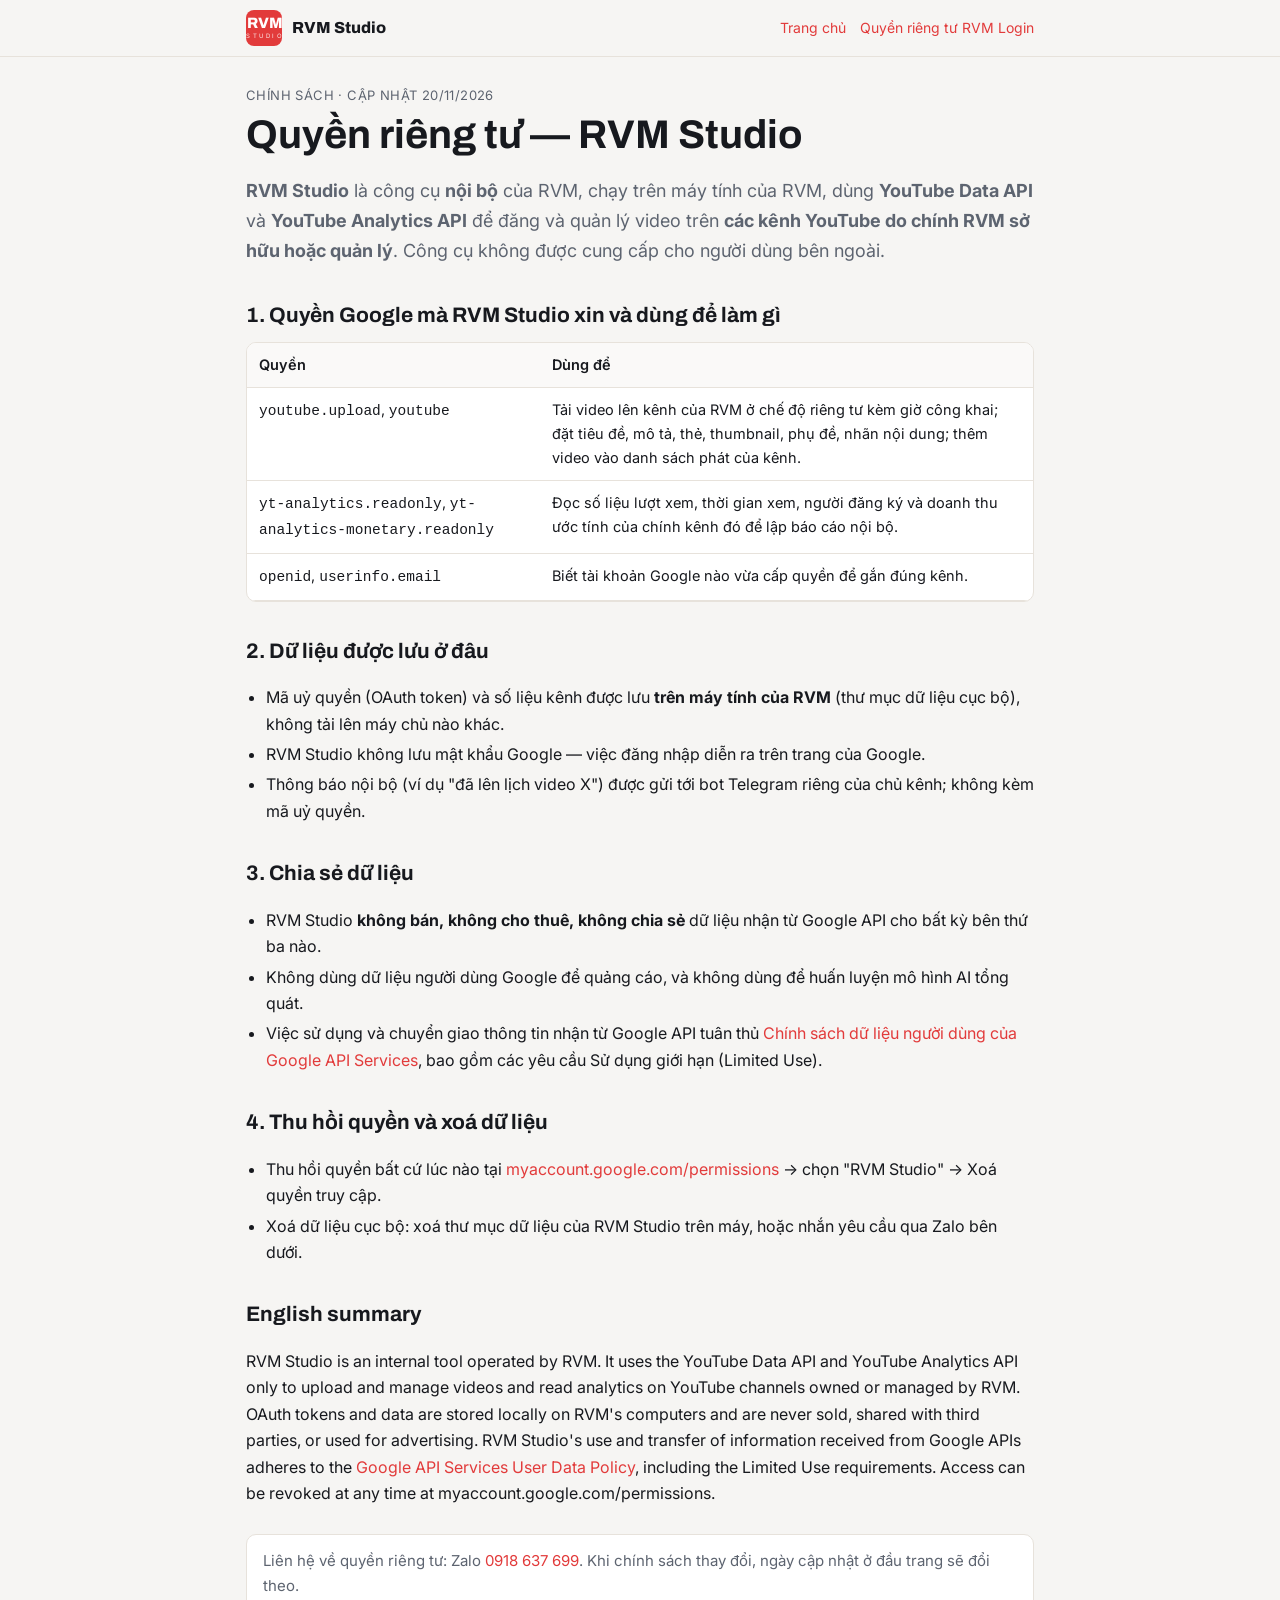
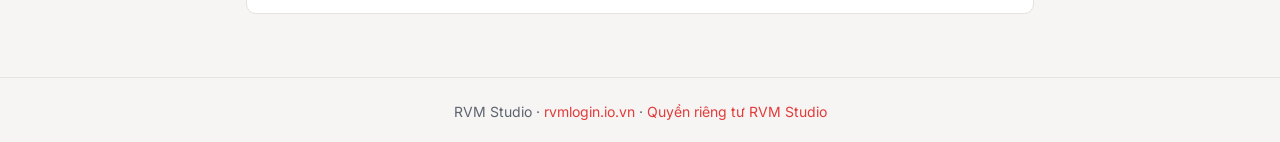
<file: rvm-studio-privacy.html>
<!doctype html>
<html lang="vi">
<head>
<meta charset="utf-8">
<meta name="viewport" content="width=device-width, initial-scale=1, viewport-fit=cover">
<meta name="description" content="Chính sách quyền riêng tư của RVM Studio — công cụ nội bộ của RVM dùng YouTube API để đăng và quản lý video trên các kênh YouTube của chính RVM.">
<title>Quyền riêng tư RVM Studio</title>
<link rel="preconnect" href="https://fonts.gstatic.com" crossorigin>
<link rel="stylesheet" href="https://fonts.googleapis.com/css2?family=Archivo:wght@700;800&family=Inter:wght@400;500;600&display=swap">
<link rel="stylesheet" href="assets/doc.css">
</head>
<body>
<header class="top"><div class="bar">
  <a class="brand" href="./"><span class="mark"><b>RVM</b><span>STUDIO</span></span><span class="bname">RVM Studio</span></a>
  <span class="sp"></span>
  <nav class="links"><a href="./">Trang chủ</a><a href="bao-mat.html">Quyền riêng tư RVM Login</a></nav>
</div></header>

<main class="wrap doc">
  <p class="eyebrow">Chính sách · cập nhật 20/11/2026</p>
  <h1>Quyền riêng tư — RVM Studio</h1>
  <p class="lead"><b>RVM Studio</b> là công cụ <b>nội bộ</b> của RVM, chạy trên máy tính của RVM, dùng <b>YouTube Data API</b> và <b>YouTube Analytics API</b> để đăng và quản lý video trên <b>các kênh YouTube do chính RVM sở hữu hoặc quản lý</b>. Công cụ không được cung cấp cho người dùng bên ngoài.</p>

  <h2>1. Quyền Google mà RVM Studio xin và dùng để làm gì</h2>
  <table>
    <tr><th>Quyền</th><th>Dùng để</th></tr>
    <tr><td><code>youtube.upload</code>, <code>youtube</code></td><td>Tải video lên kênh của RVM ở chế độ riêng tư kèm giờ công khai; đặt tiêu đề, mô tả, thẻ, thumbnail, phụ đề, nhãn nội dung; thêm video vào danh sách phát của kênh.</td></tr>
    <tr><td><code>yt-analytics.readonly</code>, <code>yt-analytics-monetary.readonly</code></td><td>Đọc số liệu lượt xem, thời gian xem, người đăng ký và doanh thu ước tính của chính kênh đó để lập báo cáo nội bộ.</td></tr>
    <tr><td><code>openid</code>, <code>userinfo.email</code></td><td>Biết tài khoản Google nào vừa cấp quyền để gắn đúng kênh.</td></tr>
  </table>

  <h2>2. Dữ liệu được lưu ở đâu</h2>
  <ul>
    <li>Mã uỷ quyền (OAuth token) và số liệu kênh được lưu <b>trên máy tính của RVM</b> (thư mục dữ liệu cục bộ), không tải lên máy chủ nào khác.</li>
    <li>RVM Studio không lưu mật khẩu Google — việc đăng nhập diễn ra trên trang của Google.</li>
    <li>Thông báo nội bộ (ví dụ "đã lên lịch video X") được gửi tới bot Telegram riêng của chủ kênh; không kèm mã uỷ quyền.</li>
  </ul>

  <h2>3. Chia sẻ dữ liệu</h2>
  <ul>
    <li>RVM Studio <b>không bán, không cho thuê, không chia sẻ</b> dữ liệu nhận từ Google API cho bất kỳ bên thứ ba nào.</li>
    <li>Không dùng dữ liệu người dùng Google để quảng cáo, và không dùng để huấn luyện mô hình AI tổng quát.</li>
    <li>Việc sử dụng và chuyển giao thông tin nhận từ Google API tuân thủ <a href="https://developers.google.com/terms/api-services-user-data-policy" rel="noopener">Chính sách dữ liệu người dùng của Google API Services</a>, bao gồm các yêu cầu Sử dụng giới hạn (Limited Use).</li>
  </ul>

  <h2>4. Thu hồi quyền và xoá dữ liệu</h2>
  <ul>
    <li>Thu hồi quyền bất cứ lúc nào tại <a href="https://myaccount.google.com/permissions" rel="noopener">myaccount.google.com/permissions</a> → chọn "RVM Studio" → Xoá quyền truy cập.</li>
    <li>Xoá dữ liệu cục bộ: xoá thư mục dữ liệu của RVM Studio trên máy, hoặc nhắn yêu cầu qua Zalo bên dưới.</li>
  </ul>

  <h2>English summary</h2>
  <p>RVM Studio is an internal tool operated by RVM. It uses the YouTube Data API and YouTube Analytics API only to upload and manage videos and read analytics on YouTube channels owned or managed by RVM. OAuth tokens and data are stored locally on RVM's computers and are never sold, shared with third parties, or used for advertising. RVM Studio's use and transfer of information received from Google APIs adheres to the <a href="https://developers.google.com/terms/api-services-user-data-policy" rel="noopener">Google API Services User Data Policy</a>, including the Limited Use requirements. Access can be revoked at any time at myaccount.google.com/permissions.</p>

  <p class="note">Liên hệ về quyền riêng tư: Zalo <a href="https://zalo.me/0918637699">0918 637 699</a>. Khi chính sách thay đổi, ngày cập nhật ở đầu trang sẽ đổi theo.</p>
</main>

<footer class="foot"><div class="wrap">RVM Studio · <a href="./">rvmlogin.io.vn</a> · <a href="rvm-studio-privacy.html">Quyền riêng tư RVM Studio</a></div></footer>
</body>
</html>
</file>
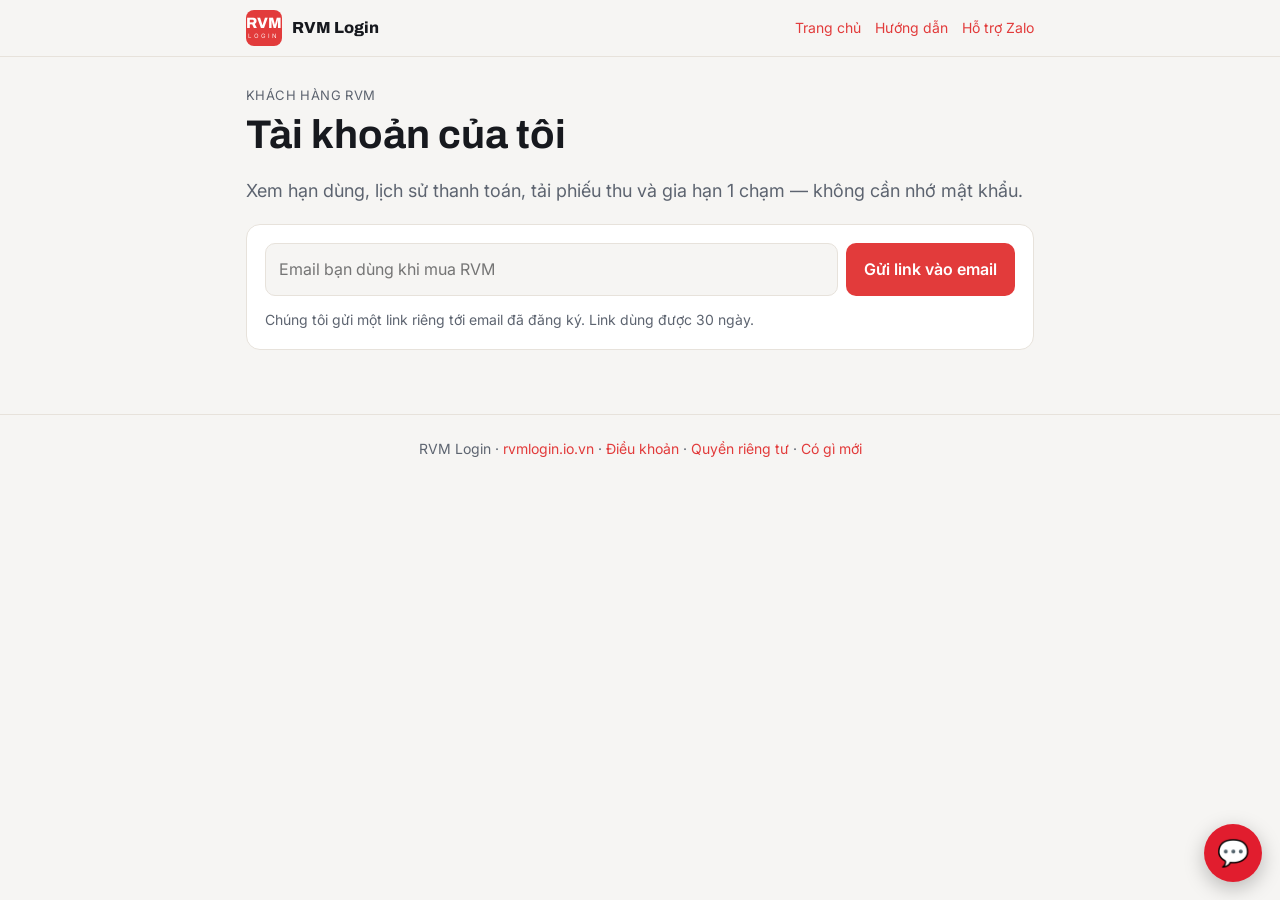
<file: tai-khoan.html>
<!doctype html>
<html lang="vi">
<head>
<meta charset="utf-8">
<meta name="viewport" content="width=device-width, initial-scale=1, viewport-fit=cover">
<meta name="description" content="Tài khoản RVM Login của bạn: xem hạn dùng, số máy, lịch sử thanh toán, tải phiếu thu và gia hạn 1 chạm.">
<meta name="robots" content="noindex">
<title>Tài khoản RVM</title>
<link rel="preconnect" href="https://fonts.gstatic.com" crossorigin>
<link rel="stylesheet" href="https://fonts.googleapis.com/css2?family=Archivo:wght@700;800&family=Inter:wght@400;500;600&display=swap">
<link rel="stylesheet" href="assets/doc.css">
<style>
.card{background:var(--surface);border:1px solid var(--border);border-radius:14px;padding:18px;margin:16px 0}
.f{display:flex;gap:8px;flex-wrap:wrap}.f input{flex:1 1 220px;min-width:0;padding:12px 13px;border:1px solid var(--border);border-radius:10px;background:var(--bg);color:var(--ink);font:inherit}
.btn{display:inline-block;border:0;border-radius:10px;padding:12px 18px;font:inherit;font-weight:600;cursor:pointer;background:var(--accent);color:#fff;text-align:center}
.btn:hover{text-decoration:none;filter:brightness(1.05)}.btn:disabled{opacity:.55;cursor:default}
.btn.g{background:var(--surface);color:var(--ink);border:1px solid var(--border)}
.acts{display:flex;gap:8px;flex-wrap:wrap;margin-top:14px}
.msg{display:none;margin-top:12px;padding:12px 14px;border-radius:10px;font-size:15px}.msg.on{display:block}
.msg.ok{background:var(--good-soft);color:var(--good)}.msg.err{background:var(--bad-soft);color:var(--bad)}
.kv{display:grid;grid-template-columns:repeat(2,minmax(0,1fr));gap:10px;margin-top:12px}
.kv div{background:var(--bg);border:1px solid var(--border);border-radius:10px;padding:10px 12px}
.kv span{display:block;color:var(--muted);font-size:13px}.kv b{font-size:17px;word-break:break-all}
.acc{font-family:var(--font-display);font-size:22px;word-break:break-all;margin:0}
.hrow{display:flex;justify-content:space-between;gap:10px;align-items:center;padding:12px 0;border-bottom:1px solid var(--border)}.hrow:last-child{border:0}
.hrow .m{color:var(--muted);font-size:13.5px}.hrow b{white-space:nowrap}
.small{color:var(--muted);font-size:14px}
</style>
</head>
<body>
<header class="top"><div class="bar">
  <a class="brand" href="./"><span class="mark"><b>RVM</b><span>LOGIN</span></span><span class="bname">RVM Login</span></a>
  <span class="sp"></span>
  <nav class="links"><a href="./">Trang chủ</a><a href="huong-dan.html">Hướng dẫn</a><a data-zalo href="#">Hỗ trợ Zalo</a></nav>
</div></header>

<main class="wrap doc">
  <p class="eyebrow">Khách hàng RVM</p>
  <h1>Tài khoản của tôi</h1>

  <section id="ask">
    <p class="lead">Xem hạn dùng, lịch sử thanh toán, tải phiếu thu và gia hạn 1 chạm — không cần nhớ mật khẩu.</p>
    <div class="card">
      <form class="f" id="ask-f" novalidate>
        <input name="email" type="email" required maxlength="80" autocomplete="email" placeholder="Email bạn dùng khi mua RVM">
        <button class="btn" type="submit">Gửi link vào email</button>
      </form>
      <div class="msg" id="ask-msg"></div>
      <p class="small" style="margin:12px 0 0">Chúng tôi gửi một link riêng tới email đã đăng ký. Link dùng được 30 ngày.</p>
    </div>
  </section>

  <section id="me" hidden>
    <div class="card">
      <p class="small" style="margin:0">Tài khoản RVM</p>
      <p class="acc" id="me-acc"></p>
      <div id="me-pill" style="margin-top:6px"></div>
      <div class="kv">
        <div><span>Hạn dùng đến</span><b id="me-exp"></b></div>
        <div><span>Số máy</span><b id="me-mach"></b></div>
      </div>
      <div class="acts">
        <a class="btn" id="me-renew" href="#">Gia hạn 1 chạm</a>
        <a class="btn g" data-download href="#">⬇ Tải RVM</a>
        <a class="btn g" data-zalo href="#">Hỗ trợ Zalo</a>
      </div>
    </div>
    <h2>Lịch sử thanh toán</h2>
    <div class="card" id="me-hist"></div>
    <p class="small">Phiếu thu dùng để đối chiếu thanh toán, không phải hoá đơn VAT. <a href="#" id="me-out">Thoát khỏi thiết bị này</a></p>
  </section>
  <div class="msg" id="me-msg"></div>
</main>

<footer class="foot"><div class="wrap">RVM Login · <a href="./">rvmlogin.io.vn</a> · <a href="dieu-khoan.html">Điều khoản</a> · <a href="bao-mat.html">Quyền riêng tư</a> · <a href="thay-doi.html">Có gì mới</a></div></footer>

<script src="assets/config.js"></script>
<script src="assets/site.js"></script>
<script src="assets/tracking.js"></script>
<script src="assets/chat.js"></script>
<script>
(function () {
  const C = window.RVM, U = window.RVMUI, KEY = 'rvm_me';
  const qs = new URLSearchParams(location.search);
  if (qs.get('dl')) { location.replace(C.download); return; }   // nút "Tải RVM" trong email luôn trỏ bản mới nhất

  // Link riêng từ email → nhớ trên thiết bị này để lần sau mở thẳng, rồi xoá khỏi thanh địa chỉ.
  let tok = qs.get('t') || '';
  if (tok) { U.store.set(KEY, { t: tok, ts: Date.now() }); history.replaceState(null, '', location.pathname); }
  else { const s = U.store.get(KEY); if (s && s.t && Date.now() - s.ts < 30 * 864e5) tok = s.t; }

  const f = U.$('#ask-f'), am = U.$('#ask-msg'), mm = U.$('#me-msg');
  f.addEventListener('submit', async (e) => {
    e.preventDefault();
    const email = f.email.value.trim().toLowerCase();
    if (!/^[^\s@]+@[^\s@]+\.[^\s@]{2,}$/.test(email)) return U.showMsg(am, 'err', 'Email chưa đúng.');
    const btn = f.querySelector('button'); btn.disabled = true; btn.textContent = 'Đang gửi…';
    try { const r = await U.api('myLink', { email }); U.showMsg(am, 'ok', '📧 ' + U.esc(r.msg)); f.reset(); }
    catch (err) { U.showMsg(am, 'err', err.noApi ? 'Hệ thống đang bảo trì. ' + U.contactHtml() : U.esc(err.message)); }
    finally { btn.disabled = false; btn.textContent = 'Gửi link vào email'; }
  });

  U.$('#me-out').addEventListener('click', (e) => { e.preventDefault(); U.store.del(KEY); location.href = location.pathname; });

  async function load() {
    U.$('#ask').hidden = true; U.showMsg(mm, 'ok', 'Đang tải tài khoản…');
    try {
      const r = await U.api('myInfo', { t: tok });
      mm.className = 'msg';
      U.$('#me').hidden = false;
      U.$('#me-acc').textContent = r.account;
      U.$('#me-exp').textContent = r.exp;
      U.$('#me-mach').textContent = r.machines + ' máy';
      const st = r.perm ? ['ok', 'Vĩnh viễn'] : r.left > 7 ? ['ok', 'Đang dùng · còn ' + r.left + ' ngày'] : r.left >= 1 ? ['warn', 'Sắp hết hạn · còn ' + r.left + ' ngày'] : r.left === 0 ? ['bad', 'Hết hạn hôm nay'] : ['bad', 'Đã hết hạn ' + (-r.left) + ' ngày'];
      U.$('#me-pill').innerHTML = `<span class="pill ${st[0]}">${U.esc(st[1])}</span>`;
      const rn = U.$('#me-renew');
      if (r.perm) rn.style.display = 'none'; else rn.href = './?gh=' + encodeURIComponent(tok);
      U.$('#me-hist').innerHTML = r.history.length ? r.history.map((h) => `
        <div class="hrow"><div><div><b>${U.esc(h.type)}</b> · ${U.esc(h.plan)}${h.machines > 1 ? ' × ' + h.machines + ' máy' : ''}</div>
        <div class="m">${U.esc(h.date)} · mã ${U.esc(h.code)}${h.exp ? ' · hạn đến ' + U.esc(h.exp) : ''}</div></div>
        <div style="text-align:right"><b>${U.esc(U.money(h.amount))}</b><br><a href="#" data-rc="${U.esc(h.code)}" style="font-size:13.5px">Phiếu thu PDF</a></div></div>`).join('')
        : '<p class="small" style="margin:0">Chưa có thanh toán online nào cho tài khoản này.</p>';
    } catch (err) {
      U.store.del(KEY); U.$('#me').hidden = true; U.$('#ask').hidden = false;
      U.showMsg(am, 'err', U.esc(err.message));
      mm.className = 'msg';
    }
  }

  U.$('#me-hist').addEventListener('click', async (e) => {
    const a = e.target.closest('[data-rc]'); if (!a) return;
    e.preventDefault();
    const old = a.textContent; a.textContent = 'Đang tạo…';
    try {
      const r = await U.api('receipt', { t: tok, code: a.dataset.rc });
      const bin = atob(r.b64), buf = new Uint8Array(bin.length);
      for (let i = 0; i < bin.length; i++) buf[i] = bin.charCodeAt(i);
      const url = URL.createObjectURL(new Blob([buf], { type: 'application/pdf' }));
      const dl = document.createElement('a'); dl.href = url; dl.download = r.name; document.body.appendChild(dl); dl.click(); dl.remove();
      setTimeout(() => URL.revokeObjectURL(url), 30000);
    } catch (err) { U.toast(err.message); }
    finally { a.textContent = old; }
  });

  if (tok) load();
})();
</script>
</body>
</html>
</file>
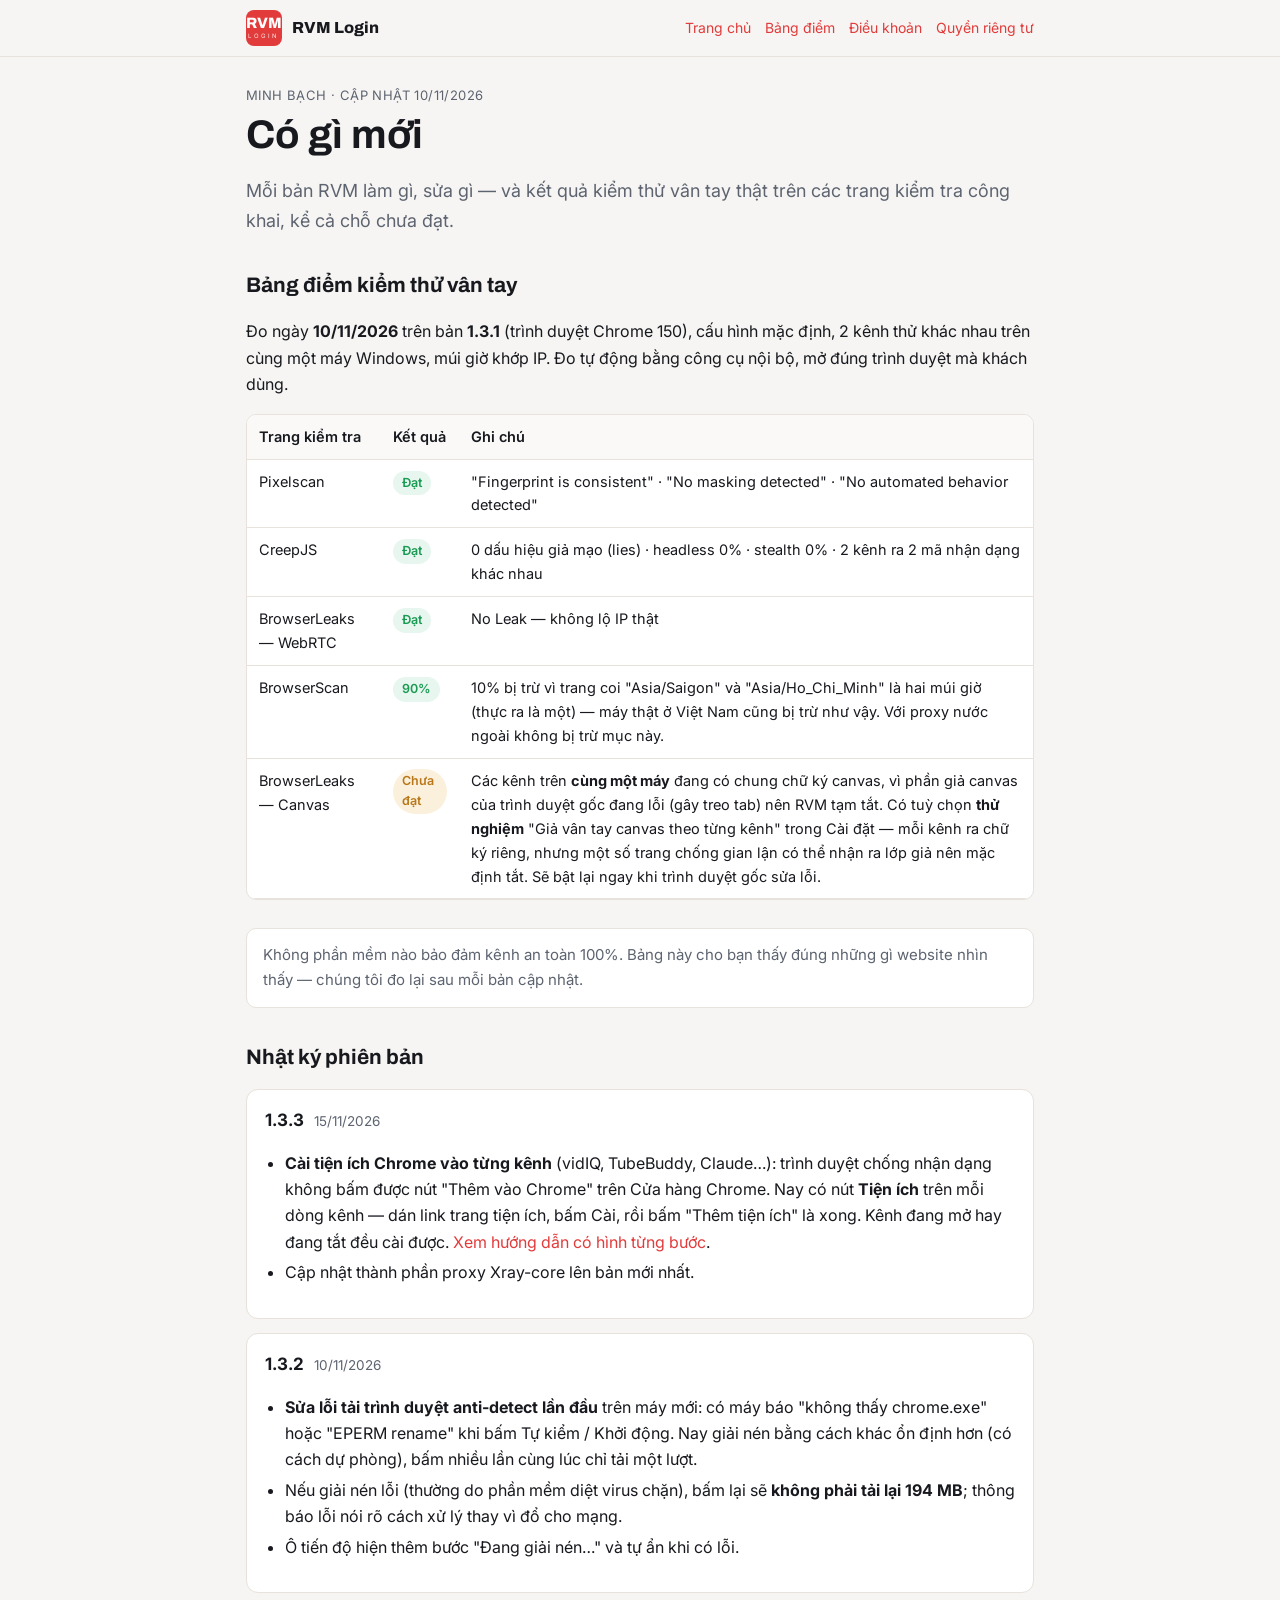
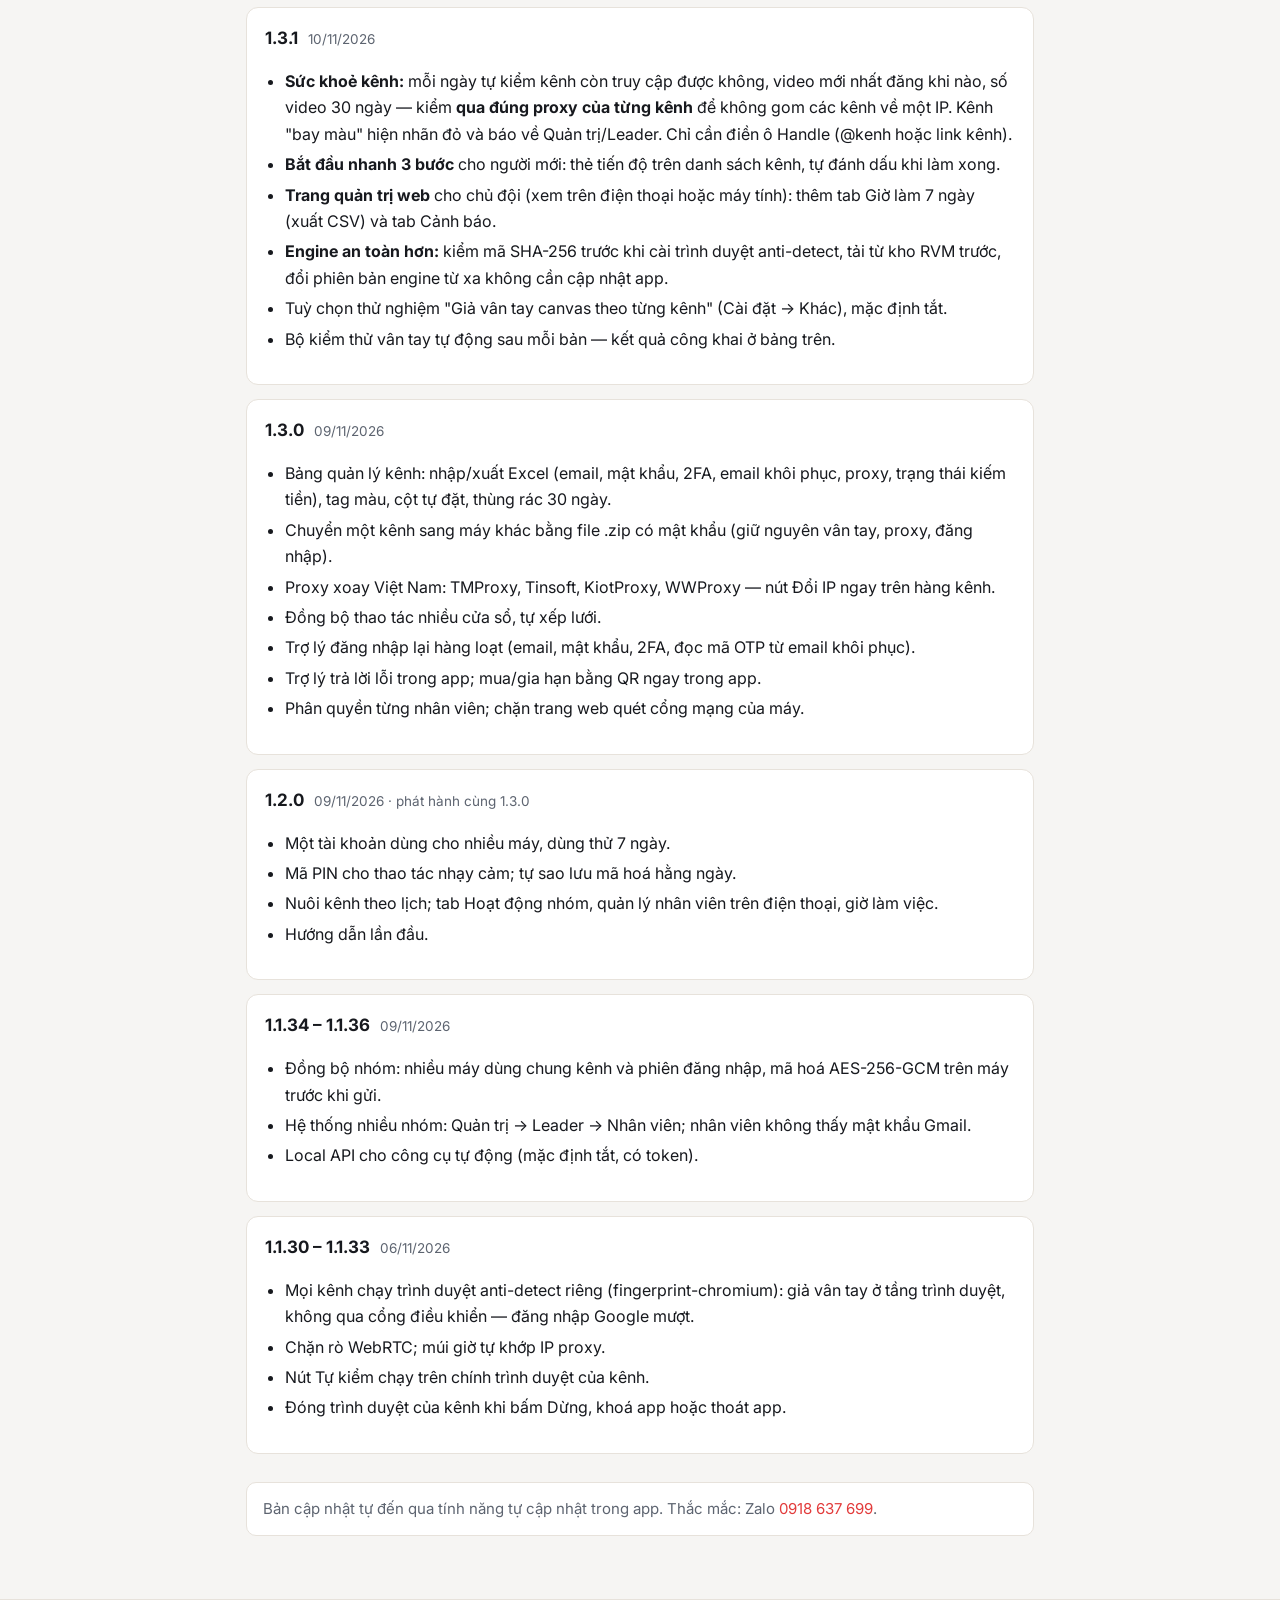
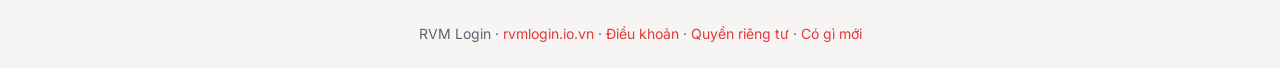
<file: thay-doi.html>
<!doctype html>
<html lang="vi">
<head>
<meta charset="utf-8">
<meta name="viewport" content="width=device-width, initial-scale=1, viewport-fit=cover">
<meta name="description" content="Nhật ký thay đổi từng phiên bản RVM Login và bảng điểm kiểm thử vân tay công khai trên CreepJS, BrowserScan, BrowserLeaks.">
<title>Có gì mới RVM</title>
<link rel="preconnect" href="https://fonts.gstatic.com" crossorigin>
<link rel="stylesheet" href="https://fonts.googleapis.com/css2?family=Archivo:wght@700;800&family=Inter:wght@400;500;600&display=swap">
<link rel="stylesheet" href="assets/doc.css">
</head>
<body>
<header class="top"><div class="bar">
  <a class="brand" href="./"><span class="mark"><b>RVM</b><span>LOGIN</span></span><span class="bname">RVM Login</span></a>
  <span class="sp"></span>
  <nav class="links"><a href="./">Trang chủ</a><a href="#kiem-thu">Bảng điểm</a><a href="dieu-khoan.html">Điều khoản</a><a href="bao-mat.html">Quyền riêng tư</a></nav>
</div></header>

<main class="wrap doc">
  <p class="eyebrow">Minh bạch · cập nhật 10/11/2026</p>
  <h1>Có gì mới</h1>
  <p class="lead">Mỗi bản RVM làm gì, sửa gì — và kết quả kiểm thử vân tay thật trên các trang kiểm tra công khai, kể cả chỗ chưa đạt.</p>

  <h2 id="kiem-thu">Bảng điểm kiểm thử vân tay</h2>
  <p>Đo ngày <b>10/11/2026</b> trên bản <b>1.3.1</b> (trình duyệt Chrome 150), cấu hình mặc định, 2 kênh thử khác nhau trên cùng một máy Windows, múi giờ khớp IP. Đo tự động bằng công cụ nội bộ, mở đúng trình duyệt mà khách dùng.</p>
  <table>
    <tr><th>Trang kiểm tra</th><th>Kết quả</th><th>Ghi chú</th></tr>
    <tr><td>Pixelscan</td><td><span class="pill ok">Đạt</span></td><td>"Fingerprint is consistent" · "No masking detected" · "No automated behavior detected"</td></tr>
    <tr><td>CreepJS</td><td><span class="pill ok">Đạt</span></td><td>0 dấu hiệu giả mạo (lies) · headless 0% · stealth 0% · 2 kênh ra 2 mã nhận dạng khác nhau</td></tr>
    <tr><td>BrowserLeaks — WebRTC</td><td><span class="pill ok">Đạt</span></td><td>No Leak — không lộ IP thật</td></tr>
    <tr><td>BrowserScan</td><td><span class="pill ok">90%</span></td><td>10% bị trừ vì trang coi "Asia/Saigon" và "Asia/Ho_Chi_Minh" là hai múi giờ (thực ra là một) — máy thật ở Việt Nam cũng bị trừ như vậy. Với proxy nước ngoài không bị trừ mục này.</td></tr>
    <tr><td>BrowserLeaks — Canvas</td><td><span class="pill warn">Chưa đạt</span></td><td>Các kênh trên <b>cùng một máy</b> đang có chung chữ ký canvas, vì phần giả canvas của trình duyệt gốc đang lỗi (gây treo tab) nên RVM tạm tắt. Có tuỳ chọn <b>thử nghiệm</b> "Giả vân tay canvas theo từng kênh" trong Cài đặt — mỗi kênh ra chữ ký riêng, nhưng một số trang chống gian lận có thể nhận ra lớp giả nên mặc định tắt. Sẽ bật lại ngay khi trình duyệt gốc sửa lỗi.</td></tr>
  </table>
  <p class="note">Không phần mềm nào bảo đảm kênh an toàn 100%. Bảng này cho bạn thấy đúng những gì website nhìn thấy — chúng tôi đo lại sau mỗi bản cập nhật.</p>

  <h2>Nhật ký phiên bản</h2>

  <div class="rel">
    <h3>1.3.3 <span class="d">15/11/2026</span></h3>
    <ul>
      <li><b>Cài tiện ích Chrome vào từng kênh</b> (vidIQ, TubeBuddy, Claude…): trình duyệt chống nhận dạng không bấm được nút "Thêm vào Chrome" trên Cửa hàng Chrome. Nay có nút <b>Tiện ích</b> trên mỗi dòng kênh — dán link trang tiện ích, bấm Cài, rồi bấm "Thêm tiện ích" là xong. Kênh đang mở hay đang tắt đều cài được. <a href="huong-dan.html#tien-ich">Xem hướng dẫn có hình từng bước</a>.</li>
      <li>Cập nhật thành phần proxy Xray-core lên bản mới nhất.</li>
    </ul>
  </div>

  <div class="rel">
    <h3>1.3.2 <span class="d">10/11/2026</span></h3>
    <ul>
      <li><b>Sửa lỗi tải trình duyệt anti-detect lần đầu</b> trên máy mới: có máy báo "không thấy chrome.exe" hoặc "EPERM rename" khi bấm Tự kiểm / Khởi động. Nay giải nén bằng cách khác ổn định hơn (có cách dự phòng), bấm nhiều lần cùng lúc chỉ tải một lượt.</li>
      <li>Nếu giải nén lỗi (thường do phần mềm diệt virus chặn), bấm lại sẽ <b>không phải tải lại 194 MB</b>; thông báo lỗi nói rõ cách xử lý thay vì đổ cho mạng.</li>
      <li>Ô tiến độ hiện thêm bước "Đang giải nén…" và tự ẩn khi có lỗi.</li>
    </ul>
  </div>

  <div class="rel">
    <h3>1.3.1 <span class="d">10/11/2026</span></h3>
    <ul>
      <li><b>Sức khoẻ kênh:</b> mỗi ngày tự kiểm kênh còn truy cập được không, video mới nhất đăng khi nào, số video 30 ngày — kiểm <b>qua đúng proxy của từng kênh</b> để không gom các kênh về một IP. Kênh "bay màu" hiện nhãn đỏ và báo về Quản trị/Leader. Chỉ cần điền ô Handle (@kenh hoặc link kênh).</li>
      <li><b>Bắt đầu nhanh 3 bước</b> cho người mới: thẻ tiến độ trên danh sách kênh, tự đánh dấu khi làm xong.</li>
      <li><b>Trang quản trị web</b> cho chủ đội (xem trên điện thoại hoặc máy tính): thêm tab Giờ làm 7 ngày (xuất CSV) và tab Cảnh báo.</li>
      <li><b>Engine an toàn hơn:</b> kiểm mã SHA-256 trước khi cài trình duyệt anti-detect, tải từ kho RVM trước, đổi phiên bản engine từ xa không cần cập nhật app.</li>
      <li>Tuỳ chọn thử nghiệm "Giả vân tay canvas theo từng kênh" (Cài đặt → Khác), mặc định tắt.</li>
      <li>Bộ kiểm thử vân tay tự động sau mỗi bản — kết quả công khai ở bảng trên.</li>
    </ul>
  </div>

  <div class="rel">
    <h3>1.3.0 <span class="d">09/11/2026</span></h3>
    <ul>
      <li>Bảng quản lý kênh: nhập/xuất Excel (email, mật khẩu, 2FA, email khôi phục, proxy, trạng thái kiếm tiền), tag màu, cột tự đặt, thùng rác 30 ngày.</li>
      <li>Chuyển một kênh sang máy khác bằng file .zip có mật khẩu (giữ nguyên vân tay, proxy, đăng nhập).</li>
      <li>Proxy xoay Việt Nam: TMProxy, Tinsoft, KiotProxy, WWProxy — nút Đổi IP ngay trên hàng kênh.</li>
      <li>Đồng bộ thao tác nhiều cửa sổ, tự xếp lưới.</li>
      <li>Trợ lý đăng nhập lại hàng loạt (email, mật khẩu, 2FA, đọc mã OTP từ email khôi phục).</li>
      <li>Trợ lý trả lời lỗi trong app; mua/gia hạn bằng QR ngay trong app.</li>
      <li>Phân quyền từng nhân viên; chặn trang web quét cổng mạng của máy.</li>
    </ul>
  </div>

  <div class="rel">
    <h3>1.2.0 <span class="d">09/11/2026 · phát hành cùng 1.3.0</span></h3>
    <ul>
      <li>Một tài khoản dùng cho nhiều máy, dùng thử 7 ngày.</li>
      <li>Mã PIN cho thao tác nhạy cảm; tự sao lưu mã hoá hằng ngày.</li>
      <li>Nuôi kênh theo lịch; tab Hoạt động nhóm, quản lý nhân viên trên điện thoại, giờ làm việc.</li>
      <li>Hướng dẫn lần đầu.</li>
    </ul>
  </div>

  <div class="rel">
    <h3>1.1.34 – 1.1.36 <span class="d">09/11/2026</span></h3>
    <ul>
      <li>Đồng bộ nhóm: nhiều máy dùng chung kênh và phiên đăng nhập, mã hoá AES-256-GCM trên máy trước khi gửi.</li>
      <li>Hệ thống nhiều nhóm: Quản trị → Leader → Nhân viên; nhân viên không thấy mật khẩu Gmail.</li>
      <li>Local API cho công cụ tự động (mặc định tắt, có token).</li>
    </ul>
  </div>

  <div class="rel">
    <h3>1.1.30 – 1.1.33 <span class="d">06/11/2026</span></h3>
    <ul>
      <li>Mọi kênh chạy trình duyệt anti-detect riêng (fingerprint-chromium): giả vân tay ở tầng trình duyệt, không qua cổng điều khiển — đăng nhập Google mượt.</li>
      <li>Chặn rò WebRTC; múi giờ tự khớp IP proxy.</li>
      <li>Nút Tự kiểm chạy trên chính trình duyệt của kênh.</li>
      <li>Đóng trình duyệt của kênh khi bấm Dừng, khoá app hoặc thoát app.</li>
    </ul>
  </div>

  <p class="note">Bản cập nhật tự đến qua tính năng tự cập nhật trong app. Thắc mắc: Zalo <a href="https://zalo.me/0918637699">0918 637 699</a>.</p>
</main>

<footer class="foot"><div class="wrap">RVM Login · <a href="./">rvmlogin.io.vn</a> · <a href="dieu-khoan.html">Điều khoản</a> · <a href="bao-mat.html">Quyền riêng tư</a> · <a href="thay-doi.html">Có gì mới</a></div></footer>
</body>
</html>
</file>
<file: assets/site.css>
:root{
  --bg:#0b0d12; --bg2:#10131a; --panel:#151922; --panel2:#1c212c; --line:#262c38; --line2:#323a49;
  --txt:#eef1f6; --mut:#9aa3b5; --dim:#6b7486;
  --acc:#ff3b30; --acc2:#ff6a3d; --ok:#22c55e; --blue:#3b82f6; --warn:#f59e0b;
  --r:16px; --wrap:1160px;
}
*{box-sizing:border-box;margin:0;padding:0}
html{scroll-behavior:smooth}
body{font-family:'Be Vietnam Pro',system-ui,'Segoe UI',Arial,sans-serif;background:var(--bg);color:var(--txt);line-height:1.6;-webkit-font-smoothing:antialiased;overflow-x:hidden}
a{color:inherit;text-decoration:none}
img{max-width:100%;display:block}
.wrap{max-width:var(--wrap);margin:0 auto;padding:0 20px}
.sec{padding:96px 0;position:relative;scroll-margin-top:60px}
.sec.alt{background:var(--bg2);border-top:1px solid var(--line);border-bottom:1px solid var(--line)}
.eyebrow{display:inline-flex;align-items:center;gap:8px;font-size:13px;font-weight:600;letter-spacing:.6px;text-transform:uppercase;color:var(--acc2)}
.eyebrow::before{content:"";width:7px;height:7px;border-radius:50%;background:var(--acc);box-shadow:0 0 0 4px rgba(255,59,48,.18)}
h1,h2,h3{line-height:1.2;letter-spacing:-.4px}
h2.title{font-size:clamp(28px,4vw,42px);font-weight:800;margin:12px 0 14px}
p.lead{font-size:18px;color:var(--mut);max-width:720px}
.center{text-align:center}.center p.lead{margin:0 auto}
.grad{background:linear-gradient(90deg,var(--acc),var(--acc2));-webkit-background-clip:text;background-clip:text;color:transparent}

/* buttons */
.btn{display:inline-flex;align-items:center;justify-content:center;gap:8px;font:inherit;font-weight:700;font-size:15px;border:0;border-radius:12px;padding:14px 22px;cursor:pointer;transition:transform .15s,box-shadow .15s,background .15s;white-space:nowrap}
.btn:hover{transform:translateY(-1px)}
.btn-p{background:linear-gradient(135deg,var(--acc),var(--acc2));color:#fff;box-shadow:0 10px 30px -10px rgba(255,59,48,.7)}
.btn-p:hover{box-shadow:0 14px 34px -10px rgba(255,59,48,.85)}
.btn-g{background:var(--panel2);color:var(--txt);border:1px solid var(--line2)}
.btn-g:hover{background:#232938}
.btn-ok{background:var(--ok);color:#04210f}
.btn-sm{padding:9px 14px;font-size:13px;border-radius:10px}
.btn-block{width:100%}
.btn[disabled]{opacity:.6;cursor:wait;transform:none}

/* nav */
.nav{position:sticky;top:0;z-index:50;background:rgba(11,13,18,.82);backdrop-filter:blur(12px);border-bottom:1px solid var(--line)}
.nav .wrap{display:flex;align-items:center;gap:28px;height:68px}
.logo{display:flex;align-items:center;gap:10px;font-weight:800;font-size:20px}
.logo i{width:34px;height:34px;border-radius:10px;background:linear-gradient(135deg,var(--acc),var(--acc2));display:grid;place-items:center;font-style:normal;font-size:15px;color:#fff;box-shadow:0 6px 18px -6px rgba(255,59,48,.8)}
.logo small{display:block;font-size:10px;font-weight:500;color:var(--mut);letter-spacing:.3px;margin-top:-3px}
.nav .links{display:flex;gap:22px;margin-left:auto;font-size:14px;color:var(--mut)}
.nav .links a:hover{color:var(--txt)}
.nav .menu-btn{display:none;margin-left:auto;background:none;border:1px solid var(--line2);color:var(--txt);border-radius:10px;width:42px;height:42px;font-size:18px;cursor:pointer}
@media (max-width:900px){
  .nav .links{display:none;position:absolute;top:68px;left:0;right:0;flex-direction:column;gap:0;background:var(--bg2);border-bottom:1px solid var(--line);padding:6px 20px 14px}
  .nav .links a{padding:12px 0;border-bottom:1px solid var(--line)}
  .nav.open .links{display:flex}
  .nav .menu-btn{display:block}
  .nav .cta-top{display:none}
}

/* hero */
.hero{padding:70px 0 90px;overflow:hidden}
.hero::before{content:"";position:absolute;inset:-200px -100px auto auto;width:700px;height:700px;background:radial-gradient(closest-side,rgba(255,59,48,.22),transparent);pointer-events:none}
.hero::after{content:"";position:absolute;inset:auto auto -260px -200px;width:640px;height:640px;background:radial-gradient(closest-side,rgba(59,130,246,.14),transparent);pointer-events:none}
.hero .wrap{display:grid;grid-template-columns:1.02fr 1fr;gap:56px;align-items:center;position:relative;z-index:1}
.hero .wrap>*{min-width:0}
.hero h1{font-size:clamp(34px,5.2vw,58px);font-weight:800;margin:18px 0 18px}
.hero p.lead{font-size:19px}
.hero .ctas{display:flex;gap:12px;flex-wrap:wrap;margin:30px 0 22px}
.chips{display:flex;flex-wrap:wrap;gap:8px}
.chip{font-size:13px;color:var(--mut);background:var(--panel);border:1px solid var(--line);border-radius:999px;padding:6px 12px}
.chip b{color:var(--txt)}
.refbar{display:none;margin-top:18px;font-size:14px;color:#bfe9cf;background:rgba(34,197,94,.08);border:1px solid rgba(34,197,94,.3);border-radius:12px;padding:10px 14px}
@media (max-width:960px){.hero .wrap{grid-template-columns:1fr}.hero{padding-top:40px}}

/* app mock */
.mock{background:#0e1117;border:1px solid var(--line2);border-radius:18px;overflow:hidden;box-shadow:0 40px 80px -30px rgba(0,0,0,.8),0 0 0 1px rgba(255,255,255,.02);transform:perspective(1400px) rotateY(-6deg) rotateX(2deg)}
@media (max-width:960px){.mock{transform:none}}
.winbar{height:30px;background:#090b0f;display:flex;align-items:center;gap:7px;padding:0 12px;border-bottom:1px solid var(--line)}
.winbar i{width:10px;height:10px;border-radius:50%;display:block}
.winbar i:nth-child(1){background:#ff5f57}.winbar i:nth-child(2){background:#febc2e}.winbar i:nth-child(3){background:#28c840}
.winbar span{margin-left:8px;font-size:11px;color:var(--dim)}
.app{display:grid;grid-template-columns:140px 1fr;min-height:360px}
.side{background:var(--panel);border-right:1px solid var(--line);padding:12px 0;font-size:12px}
.side .b{padding:0 14px 10px;border-bottom:1px solid var(--line);margin-bottom:6px}
.side .b b{color:var(--acc);font-size:17px;font-weight:800}
.side .b s{display:block;text-decoration:none;color:var(--dim);font-size:9px;text-transform:uppercase;letter-spacing:.4px}
.side .n{padding:7px 14px;color:var(--mut)}
.side .n.on{background:var(--acc);color:#fff;border-radius:8px;margin:0 8px;padding:7px 8px}
.side .h{padding:10px 14px 2px;color:var(--dim);font-size:9px;text-transform:uppercase;letter-spacing:.6px}
.side .ver{margin:14px 14px 0;font-size:10px;color:var(--dim)}
.mn{padding:0 0 10px}
.mn .top{display:flex;gap:8px;align-items:center;padding:10px 12px;border-bottom:1px solid var(--line)}
.pill{font-size:11px;background:var(--panel2);border:1px solid var(--line);border-radius:8px;padding:6px 9px;color:var(--mut)}
.pill.r{background:var(--acc);border-color:var(--acc);color:#fff;font-weight:700}
.gsep{margin:10px 12px 0;color:var(--dim);font-size:10px;font-weight:700;text-transform:uppercase;letter-spacing:.5px}
.row{display:grid;grid-template-columns:1.7fr 1fr auto;gap:8px;align-items:center;background:var(--panel);border:1px solid var(--line);border-radius:10px;padding:9px 11px;margin:7px 12px}
.row .nm{font-weight:700;font-size:12.5px;display:flex;gap:7px;align-items:center}
.row .s{color:var(--dim);font-size:10.5px}
.dot{width:8px;height:8px;border-radius:50%;background:var(--ok);flex:none;box-shadow:0 0 0 3px rgba(34,197,94,.15)}
.dot.off{background:#4b5466;box-shadow:none}
.go{font-size:10.5px;font-weight:700;background:var(--ok);color:#04210f;border-radius:7px;padding:5px 9px}
@media (max-width:520px){.app{grid-template-columns:1fr}.side{display:none}.row{grid-template-columns:1fr auto}.row .s.ip{display:none}}

/* grid cards */
.grid{display:grid;gap:18px}
.g2{grid-template-columns:repeat(2,1fr)}.g3{grid-template-columns:repeat(3,1fr)}.g4{grid-template-columns:repeat(4,1fr)}
@media (max-width:980px){.g3,.g4{grid-template-columns:repeat(2,1fr)}}
@media (max-width:640px){.g2,.g3,.g4{grid-template-columns:1fr}}
.card{background:var(--panel);border:1px solid var(--line);border-radius:var(--r);padding:26px;transition:border-color .2s,transform .2s}
.card:hover{border-color:var(--line2);transform:translateY(-2px)}
.card .ic{width:46px;height:46px;border-radius:12px;display:grid;place-items:center;font-size:22px;background:rgba(255,59,48,.1);border:1px solid rgba(255,59,48,.25);margin-bottom:16px}
.card .ic.b{background:rgba(59,130,246,.1);border-color:rgba(59,130,246,.3)}
.card .ic.g{background:rgba(34,197,94,.1);border-color:rgba(34,197,94,.3)}
.card .ic.w{background:rgba(245,158,11,.1);border-color:rgba(245,158,11,.3)}
.card h3{font-size:18px;margin-bottom:8px}
.card p{color:var(--mut);font-size:15px}
.mt{margin-top:46px}

/* steps */
.steps{display:grid;grid-template-columns:repeat(3,1fr);gap:18px;counter-reset:s}
@media (max-width:860px){.steps{grid-template-columns:1fr}}
.step{position:relative;background:var(--panel);border:1px solid var(--line);border-radius:var(--r);padding:28px 26px 26px}
.step::before{counter-increment:s;content:counter(s);position:absolute;top:-18px;left:24px;width:38px;height:38px;border-radius:12px;background:linear-gradient(135deg,var(--acc),var(--acc2));display:grid;place-items:center;font-weight:800;color:#fff;box-shadow:0 8px 20px -8px rgba(255,59,48,.9)}
.step h3{font-size:18px;margin:8px 0 6px}.step p{color:var(--mut);font-size:15px}
.formula{display:flex;flex-wrap:wrap;align-items:center;justify-content:center;gap:12px;margin-top:34px;font-weight:700}
.formula span{background:var(--panel);border:1px solid var(--line2);border-radius:12px;padding:12px 18px}
.formula em{font-style:normal;color:var(--acc2);font-size:22px}
.formula span.res{background:rgba(34,197,94,.08);border-color:rgba(34,197,94,.35);color:#c9f2d8}

/* compare */
.tbl{width:100%;border-collapse:separate;border-spacing:0;background:var(--panel);border:1px solid var(--line);border-radius:var(--r);overflow:hidden;font-size:15px}
.tbl th,.tbl td{padding:16px 18px;text-align:left;border-bottom:1px solid var(--line);vertical-align:top}
.tbl tr:last-child td{border-bottom:0}
.tbl th{font-size:13px;text-transform:uppercase;letter-spacing:.5px;color:var(--mut);background:var(--panel2)}
.tbl th.us{color:#fff;background:linear-gradient(135deg,rgba(255,59,48,.35),rgba(255,106,61,.25))}
.tbl td:first-child{color:var(--mut);font-weight:600;width:26%}
.tbl td.us{color:#fff;background:rgba(255,59,48,.05)}
.tbl .x{color:#f87171}.tbl .v{color:#4ade80}
.tblwrap{overflow-x:auto;border-radius:var(--r)}
.tblwrap .tbl{min-width:640px}

/* pricing */
.plans{display:grid;grid-template-columns:repeat(4,1fr);gap:16px;margin-top:46px;align-items:stretch}
@media (max-width:1040px){.plans{grid-template-columns:repeat(2,1fr)}}
@media (max-width:560px){.plans{grid-template-columns:1fr}}
.plan{position:relative;background:var(--panel);border:1px solid var(--line);border-radius:20px;padding:28px 24px;display:flex;flex-direction:column}
.plan.best{border-color:rgba(255,59,48,.7);background:linear-gradient(180deg,rgba(255,59,48,.12),var(--panel) 45%);box-shadow:0 30px 60px -30px rgba(255,59,48,.55)}
.plan .badge{position:absolute;top:-13px;left:50%;transform:translateX(-50%);background:linear-gradient(135deg,var(--acc),var(--acc2));color:#fff;font-size:12px;font-weight:800;letter-spacing:.5px;padding:5px 12px;border-radius:999px;white-space:nowrap}
.plan h3{font-size:18px}
.plan .tag{color:var(--mut);font-size:13px;margin-top:2px}
.plan .price{font-size:36px;font-weight:800;margin:18px 0 0;letter-spacing:-1px}
.plan .price small{font-size:15px;font-weight:600;color:var(--mut);letter-spacing:0}
.plan .per{color:var(--mut);font-size:13px;min-height:20px}
.plan .save{display:inline-block;margin-top:8px;font-size:12px;font-weight:700;color:#4ade80;background:rgba(34,197,94,.1);border:1px solid rgba(34,197,94,.3);border-radius:999px;padding:2px 9px}
.plan ul{list-style:none;margin:20px 0 24px;display:grid;gap:9px;font-size:14px;color:#cdd3de;flex:1}
.plan li::before{content:"✓";color:var(--ok);font-weight:800;margin-right:8px}
.note{margin-top:26px;background:var(--panel);border:1px solid var(--line);border-left:4px solid var(--blue);border-radius:12px;padding:16px 18px;color:var(--mut);font-size:15px}
.note b{color:var(--txt)}
.note.w{border-left-color:var(--warn)}
.note.g{border-left-color:var(--ok)}

/* honest block */
.two{display:grid;grid-template-columns:1fr 1fr;gap:18px;margin-top:40px}
@media (max-width:800px){.two{grid-template-columns:1fr}}
.box{border-radius:var(--r);padding:26px;border:1px solid}
.box.g{background:rgba(34,197,94,.06);border-color:rgba(34,197,94,.3)}
.box.b{background:rgba(59,130,246,.06);border-color:rgba(59,130,246,.3)}
.box h3{font-size:18px;margin-bottom:12px}
.box ul{list-style:none;display:grid;gap:10px;color:#cdd3de;font-size:15px}
.box.g li::before{content:"✓  ";color:var(--ok);font-weight:800}
.box.b li::before{content:"•  ";color:var(--blue);font-weight:800}

/* faq */
.faq{max-width:860px;margin:40px auto 0;display:grid;gap:12px}
.faq details{background:var(--panel);border:1px solid var(--line);border-radius:14px;padding:0 22px}
.faq details[open]{border-color:var(--line2)}
.faq summary{list-style:none;cursor:pointer;padding:18px 0;font-weight:700;font-size:16px;display:flex;justify-content:space-between;gap:16px}
.faq summary::-webkit-details-marker{display:none}
.faq summary::after{content:"+";color:var(--acc2);font-size:22px;line-height:1;transition:transform .2s}
.faq details[open] summary::after{transform:rotate(45deg)}
.faq details p{color:var(--mut);padding:0 0 18px;font-size:15px}

/* band */
.band{border-radius:24px;padding:46px;display:grid;grid-template-columns:1.3fr 1fr;gap:30px;align-items:center;background:radial-gradient(600px 300px at 0% 0%,rgba(255,59,48,.25),transparent),radial-gradient(500px 300px at 100% 100%,rgba(59,130,246,.18),transparent),var(--panel);border:1px solid var(--line2)}
.band h2{font-size:clamp(26px,3.4vw,36px);font-weight:800;margin:10px 0}
.band p{color:var(--mut)}
.band .big{font-size:clamp(60px,9vw,96px);font-weight:800;line-height:1;text-align:center}
.band .big small{display:block;font-size:15px;color:var(--mut);font-weight:600;margin-top:8px}
@media (max-width:800px){.band{grid-template-columns:1fr;padding:30px}}

/* contact */
.contacts{display:grid;grid-template-columns:repeat(3,1fr);gap:16px;margin-top:36px}
@media (max-width:760px){.contacts{grid-template-columns:1fr}}
.ct{display:flex;align-items:center;gap:14px;background:var(--panel);border:1px solid var(--line);border-radius:14px;padding:18px 20px;transition:border-color .2s}
.ct:hover{border-color:var(--acc)}
.ct .ci{width:46px;height:46px;border-radius:12px;display:grid;place-items:center;font-size:21px;flex:none}
.ct small{display:block;color:var(--mut);font-size:12px}
.ct b{font-size:17px}

footer{border-top:1px solid var(--line);padding:34px 0 90px;color:var(--dim);font-size:13px}
footer .wrap{display:grid;gap:12px}
footer .disc{max-width:900px}

/* floating */
.fab{position:fixed;right:18px;bottom:18px;z-index:60;display:flex;flex-direction:column;gap:10px}
.fab a{width:52px;height:52px;border-radius:50%;display:grid;place-items:center;font-size:22px;box-shadow:0 10px 24px -8px rgba(0,0,0,.7)}
.fab .z{background:#0068ff;color:#fff;font-weight:800;font-size:14px}
.fab .p{background:var(--ok)}

/* modal + form */
.modal{position:fixed;inset:0;z-index:100;display:none;align-items:center;justify-content:center;padding:16px;background:rgba(3,4,7,.72);backdrop-filter:blur(4px)}
.modal.on{display:flex}
.dlg{width:100%;max-width:480px;max-height:calc(100vh - 32px);overflow:auto;background:var(--bg2);border:1px solid var(--line2);border-radius:20px;padding:28px;position:relative}
.dlg h3{font-size:22px}.dlg .sub{color:var(--mut);font-size:14px;margin:4px 0 18px}
.dlg .x{position:absolute;top:14px;right:14px;width:34px;height:34px;border-radius:10px;border:1px solid var(--line2);background:var(--panel);color:var(--txt);cursor:pointer;font-size:16px}
.f{display:grid;gap:12px}
.f label{display:grid;gap:6px;font-size:13px;color:var(--mut);font-weight:600}
.f input,.f select,.f textarea{font:inherit;font-size:15px;color:var(--txt);background:var(--panel);border:1px solid var(--line2);border-radius:11px;padding:12px 13px;width:100%;outline:none;transition:border-color .15s}
.f input:focus,.f select:focus,.f textarea:focus{border-color:var(--acc)}
.f .two-c{display:grid;grid-template-columns:1fr 1fr;gap:12px}
.f .hp{position:absolute;left:-9999px;width:1px;height:1px;opacity:0}
.f .total{display:flex;justify-content:space-between;align-items:center;background:var(--panel);border:1px dashed var(--line2);border-radius:11px;padding:12px 14px;font-size:14px;color:var(--mut)}
.f .total b{font-size:20px;color:var(--txt)}
.msg{font-size:14px;border-radius:11px;padding:11px 13px;display:none}
.msg.on{display:block}
.msg.err{background:rgba(239,68,68,.1);border:1px solid rgba(239,68,68,.35);color:#fecaca}
.msg.ok{background:rgba(34,197,94,.1);border:1px solid rgba(34,197,94,.35);color:#c9f2d8}
.small{font-size:12px;color:var(--dim)}

/* mua / gia hạn / VietQR */
.seg{display:flex;gap:6px;background:var(--panel);border:1px solid var(--line);border-radius:14px;padding:5px;margin:0 36px 16px 0}
.seg button{flex:1;font:inherit;font-weight:700;font-size:14px;color:var(--mut);background:none;border:0;border-radius:10px;padding:10px;cursor:pointer}
.seg button.on{background:var(--panel2);color:var(--txt);box-shadow:inset 0 0 0 1px var(--line2)}
.planbar{display:flex;align-items:center;justify-content:space-between;gap:12px;background:rgba(255,59,48,.08);border:1px solid rgba(255,59,48,.4);border-radius:14px;padding:12px 16px;margin-bottom:16px}
.planbar .pl{display:flex;align-items:center;gap:10px;font-weight:700}
.planbar .pl span{color:var(--mut);font-size:13px;font-weight:600}
.planbar select{font:inherit;font-weight:800;font-size:17px;color:var(--txt);background:transparent;border:0;outline:none;cursor:pointer}
.planbar select option{background:var(--bg2)}
.planbar b{font-size:20px;color:var(--acc2)}
.f .hint{font-weight:500;color:var(--dim)}
.f input::placeholder{text-transform:none}
.small.center{text-align:center}
.qrbox{background:#fff;border-radius:16px;padding:12px;width:max-content;max-width:100%;margin:4px auto 0}
.qrbox img{width:260px;height:auto;max-width:100%;display:block}
.amt{text-align:center;font-size:30px;font-weight:800;margin:16px 0 8px;letter-spacing:-.5px}
.kv{display:grid;margin:6px 0 14px}
.kv>div{display:flex;align-items:center;gap:10px;padding:12px 2px;border-bottom:1px solid var(--line);font-size:14px}
.kv span{color:var(--mut);flex:1}
.kv b{font-family:ui-monospace,Consolas,monospace;font-size:15px;text-align:right;word-break:break-all}
.kv b.hl{color:var(--acc2);font-size:17px;letter-spacing:1px}
.kv .cp{font:inherit;font-size:12px;font-weight:700;color:var(--txt);background:var(--panel2);border:1px solid var(--line2);border-radius:8px;padding:4px 9px;cursor:pointer}
.wait{display:flex;align-items:center;gap:10px;color:#cdd3de;font-size:14px;background:var(--panel);border:1px solid var(--line);border-radius:12px;padding:12px 14px;margin-bottom:10px}
.spin{flex:none;width:16px;height:16px;border-radius:50%;border:2px solid var(--line2);border-top-color:var(--acc);animation:spin .8s linear infinite}
@keyframes spin{to{transform:rotate(360deg)}}
.done{text-align:center}
.done .big{font-size:54px;line-height:1}
.done h3{margin:10px 0 6px}
.done .kv{text-align:left}
.done ol.nx{text-align:left;color:#cdd3de;font-size:14px;margin:4px 0 18px 20px;display:grid;gap:6px}
.paybar{position:fixed;left:50%;bottom:18px;transform:translateX(-50%);z-index:70;display:none;align-items:center;gap:12px;background:var(--bg2);border:1px solid rgba(255,59,48,.5);border-radius:14px;padding:10px 12px 10px 16px;box-shadow:0 20px 40px -12px rgba(0,0,0,.8);font-size:14px;max-width:calc(100% - 32px)}
.paybar.on{display:flex}
.paybar .x2{background:none;border:0;color:var(--mut);cursor:pointer;font-size:14px}
@media (max-width:560px){.paybar{left:16px;right:16px;transform:none;flex-wrap:wrap}}

.toast{position:fixed;left:50%;bottom:24px;transform:translateX(-50%) translateY(30px);opacity:0;z-index:120;background:#0f1a14;border:1px solid rgba(34,197,94,.45);color:#c9f2d8;padding:11px 16px;border-radius:12px;font-size:14px;transition:.25s;pointer-events:none}
.toast.on{opacity:1;transform:translateX(-50%) translateY(0)}

.reveal{opacity:0;transform:translateY(18px);transition:opacity .6s ease,transform .6s ease}
.reveal.in{opacity:1;transform:none}
@media (prefers-reduced-motion:reduce){.reveal{opacity:1;transform:none;transition:none}html{scroll-behavior:auto}}
</file>
<file: assets/doc.css>
/* doc.css — giao diện chung cho các trang tài liệu (quyền riêng tư, điều khoản, có gì mới). */
:root{
  --bg:#f6f5f3; --surface:#fff; --border:#e7e2db; --ink:#17191e; --muted:#5d6470;
  --accent:#e23b3b; --good:#1a9b54; --good-soft:#e7f6ee; --warn:#b9771a; --warn-soft:#fbf0db; --bad:#c43a3a; --bad-soft:#fcecec;
  --font-display:'Archivo',system-ui,Segoe UI,sans-serif; --font-body:'Inter',system-ui,Segoe UI,sans-serif;
}
@media (prefers-color-scheme:dark){
  :root:not([data-theme="light"]){
    --bg:#0f1115; --surface:#171a21; --border:#2a2f3a; --ink:#e8eaef; --muted:#9aa2b0;
    --accent:#f2544f; --good:#37c46d; --good-soft:#14281d; --warn:#e3a53c; --warn-soft:#2b2210; --bad:#f2544f; --bad-soft:#2b1618;
  }
}
:root[data-theme="dark"]{
  --bg:#0f1115; --surface:#171a21; --border:#2a2f3a; --ink:#e8eaef; --muted:#9aa2b0;
  --accent:#f2544f; --good:#37c46d; --good-soft:#14281d; --warn:#e3a53c; --warn-soft:#2b2210; --bad:#f2544f; --bad-soft:#2b1618;
}
*{box-sizing:border-box}
html{color-scheme:light dark}
body{margin:0;background:var(--bg);color:var(--ink);font-family:var(--font-body);line-height:1.65;font-size:16px;-webkit-font-smoothing:antialiased}
a{color:var(--accent);text-decoration:none} a:hover{text-decoration:underline}
.wrap{max-width:820px;margin:0 auto;padding:0 16px}
.top{position:sticky;top:0;z-index:5;background:color-mix(in srgb,var(--bg) 88%,transparent);backdrop-filter:blur(10px);border-bottom:1px solid var(--border)}
.top .bar{max-width:820px;margin:0 auto;padding:10px 16px;display:flex;align-items:center;gap:12px;flex-wrap:wrap}
.brand{display:flex;align-items:center;gap:10px;color:var(--ink)} .brand:hover{text-decoration:none}
.mark{width:36px;height:36px;border-radius:8px;background:var(--accent);display:inline-grid;place-items:center;align-content:center}
.mark b{font-family:var(--font-display);font-weight:800;color:#fff;font-size:15px;line-height:1}
.mark span{font-size:6px;letter-spacing:2.5px;color:#fff;opacity:.9}
.bname{font-family:var(--font-display);font-weight:800}
.sp{flex:1}
.links{display:flex;gap:14px;flex-wrap:wrap;font-size:14px}
.doc{padding-top:28px;padding-bottom:48px}
.eyebrow{color:var(--muted);font-size:13px;letter-spacing:.4px;text-transform:uppercase;margin:0 0 6px}
h1{font-family:var(--font-display);font-size:clamp(28px,6vw,40px);line-height:1.15;margin:0 0 12px}
h2{font-family:var(--font-display);font-size:21px;margin:32px 0 10px}
h3{font-size:17px;margin:20px 0 6px}
.lead{font-size:18px;color:var(--muted)}
ul{padding-left:20px} li{margin:4px 0}
table{width:100%;border-collapse:collapse;font-size:14.5px;background:var(--surface);border:1px solid var(--border);border-radius:10px;overflow:hidden;display:block;overflow-x:auto}
th,td{padding:10px 12px;border-bottom:1px solid var(--border);text-align:left;vertical-align:top}
th{font-weight:600;background:color-mix(in srgb,var(--surface) 80%,var(--border))}
.note{margin-top:28px;padding:14px 16px;border:1px solid var(--border);border-radius:10px;background:var(--surface);color:var(--muted);font-size:15px}
.pill{display:inline-block;padding:2px 9px;border-radius:999px;font-size:12.5px;font-weight:600}
.pill.ok{background:var(--good-soft);color:var(--good)} .pill.warn{background:var(--warn-soft);color:var(--warn)} .pill.bad{background:var(--bad-soft);color:var(--bad)}
.rel{background:var(--surface);border:1px solid var(--border);border-radius:12px;padding:16px 18px;margin:14px 0}
.rel h3{margin:0 0 4px;display:flex;gap:10px;align-items:baseline;flex-wrap:wrap}
.rel .d{color:var(--muted);font-size:13.5px;font-weight:400}
.foot{border-top:1px solid var(--border);padding:22px 0;color:var(--muted);font-size:14px;text-align:center}
</file>
